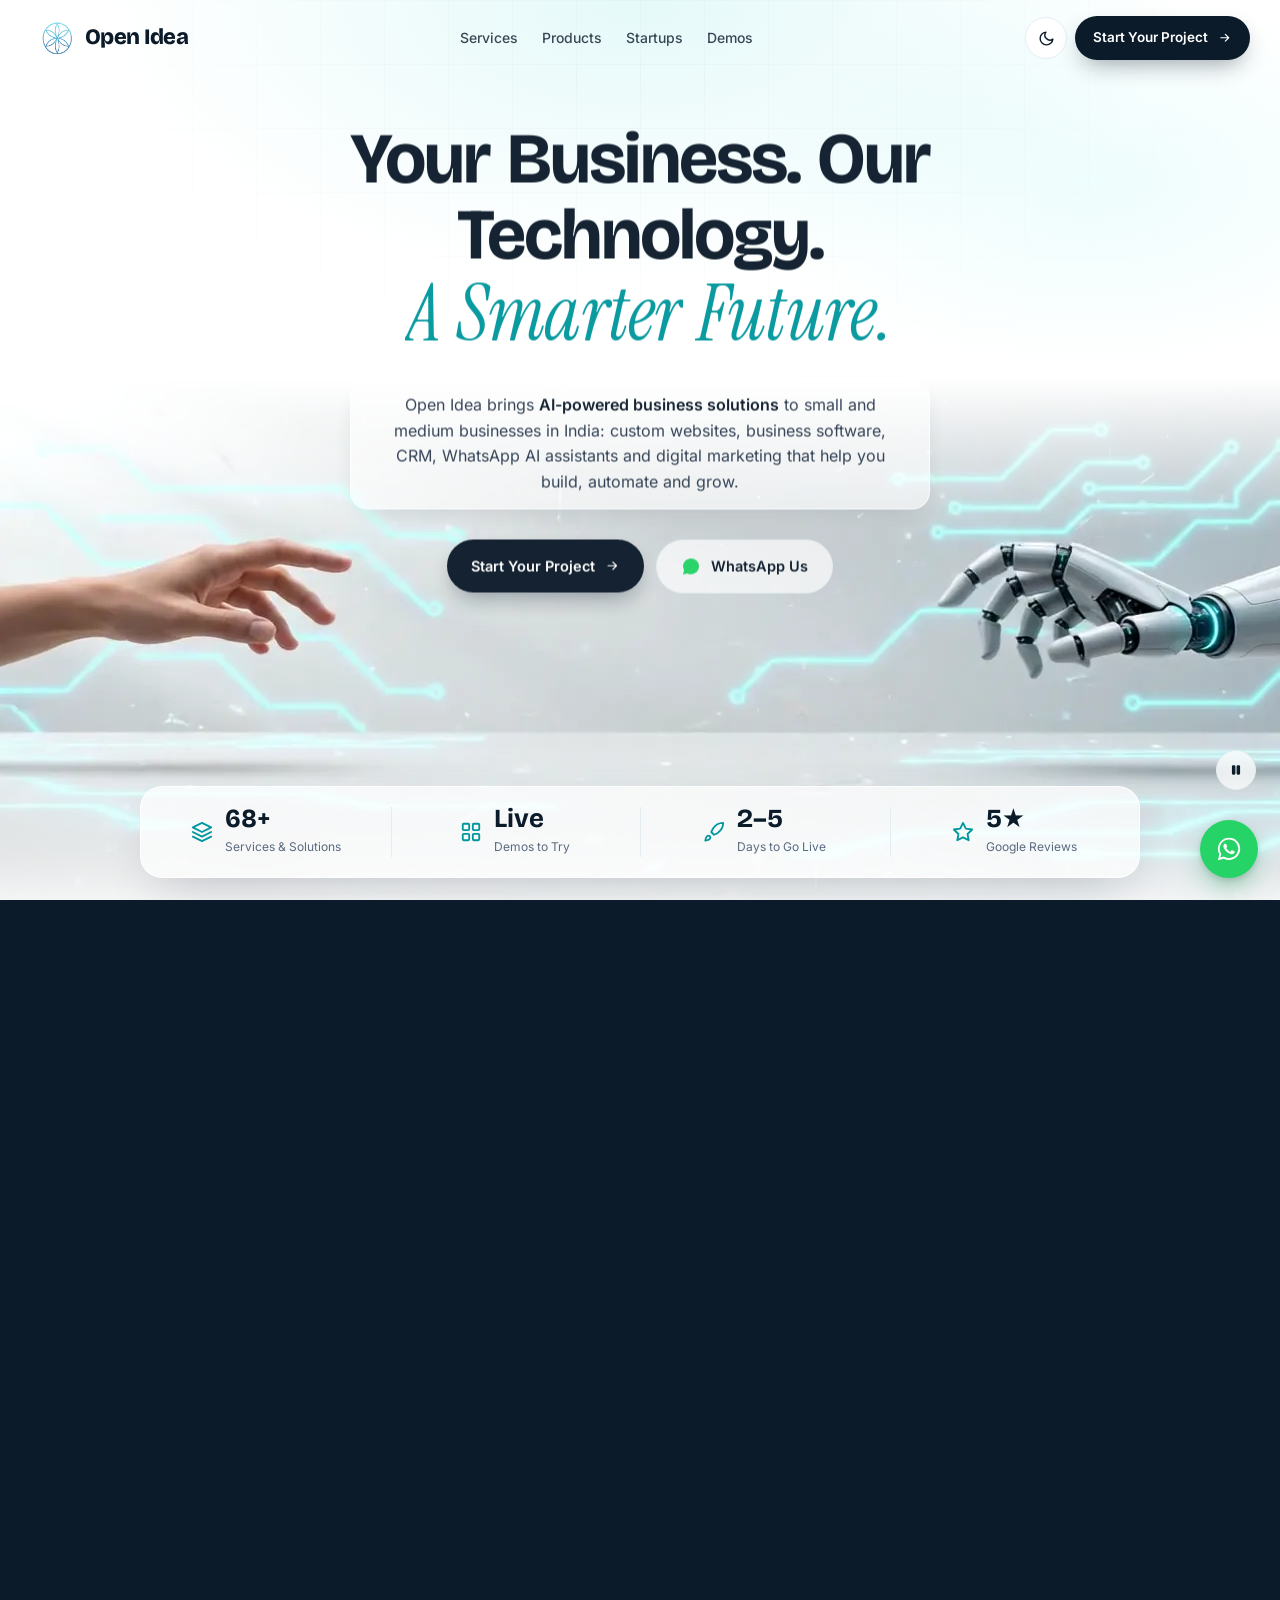
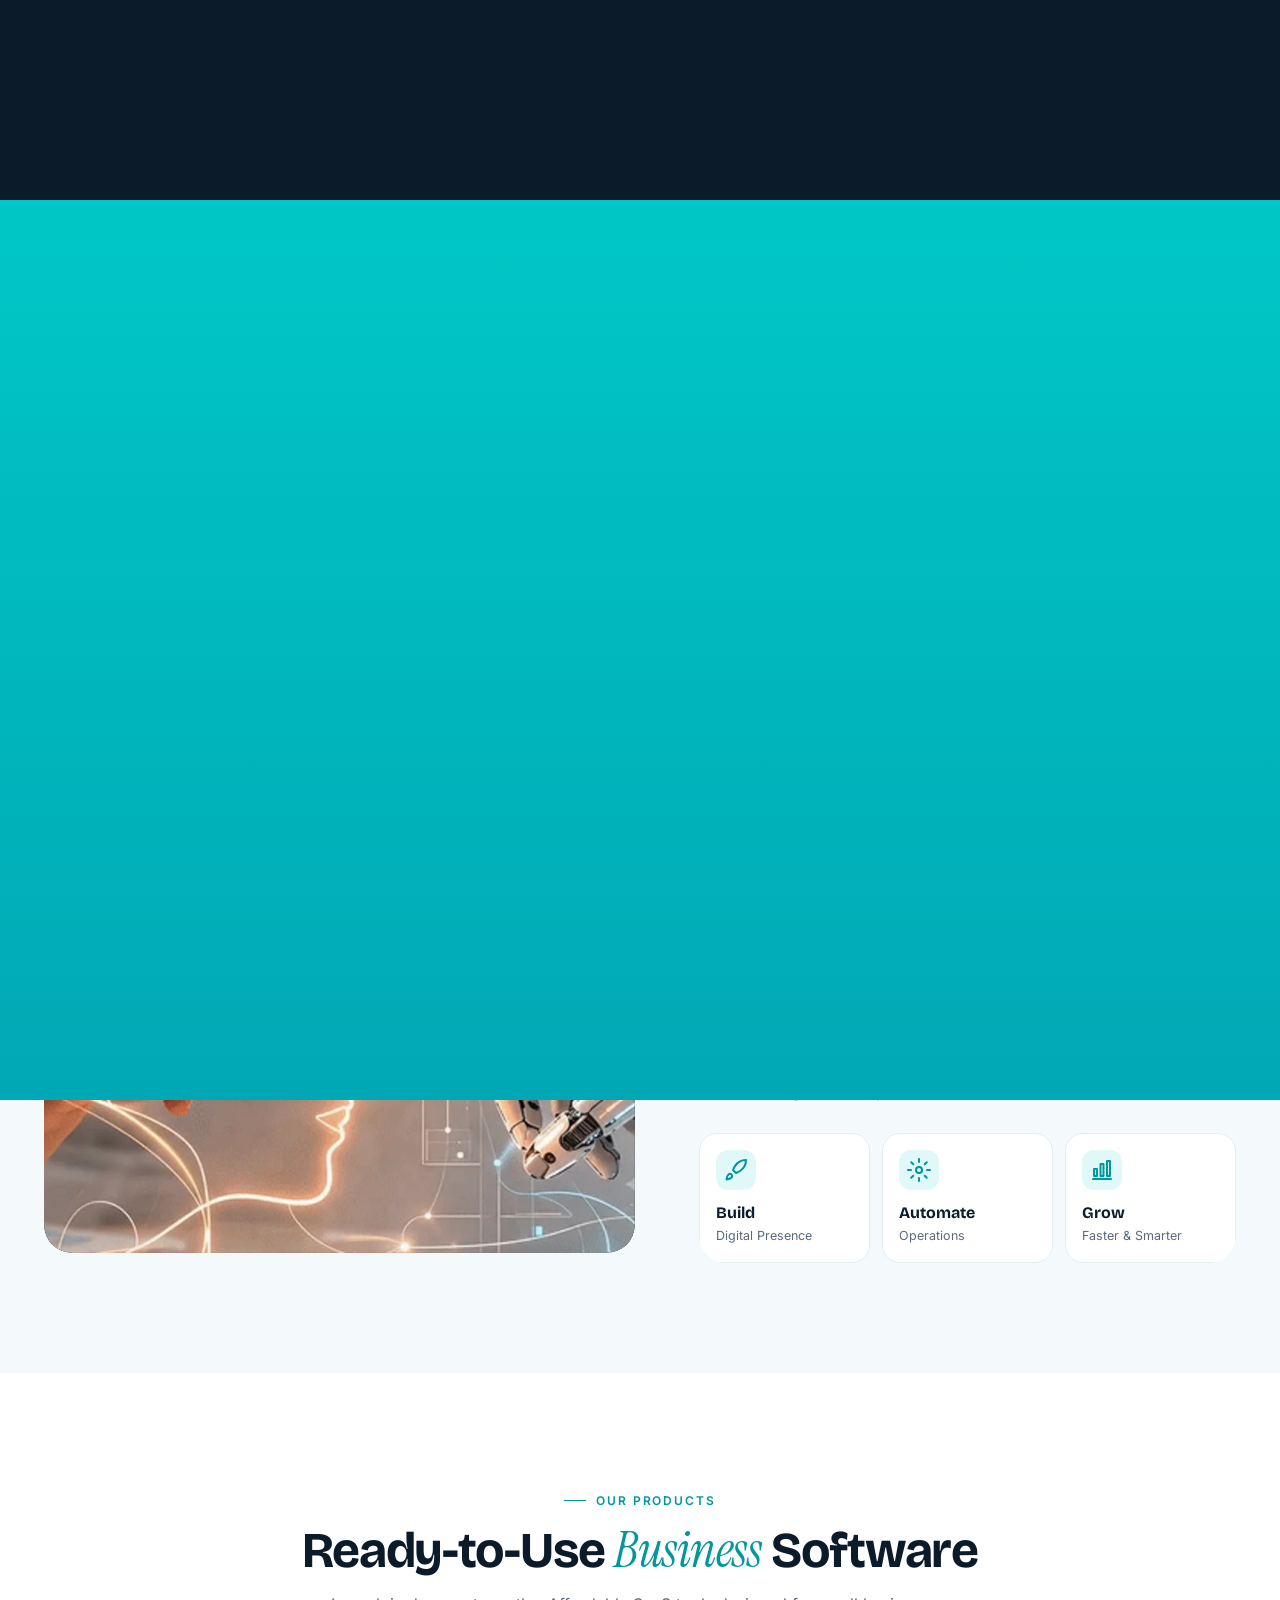
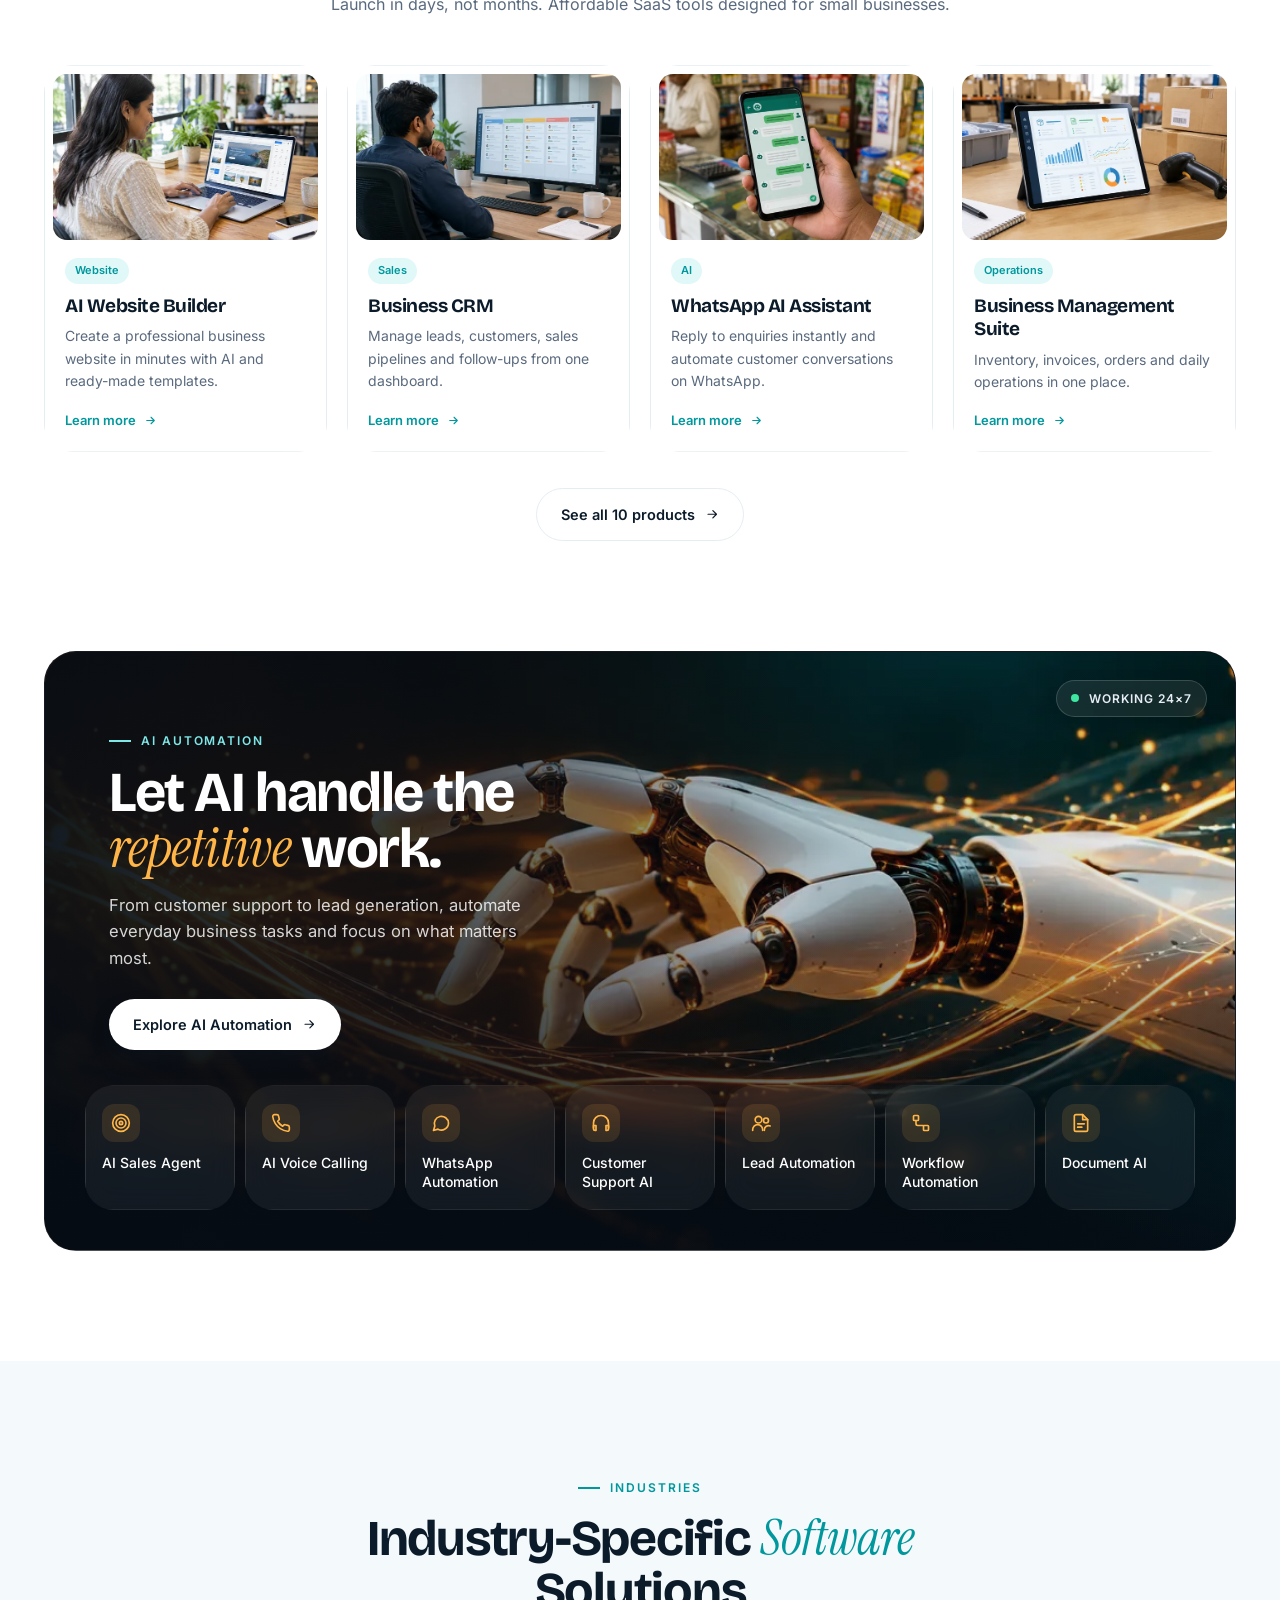
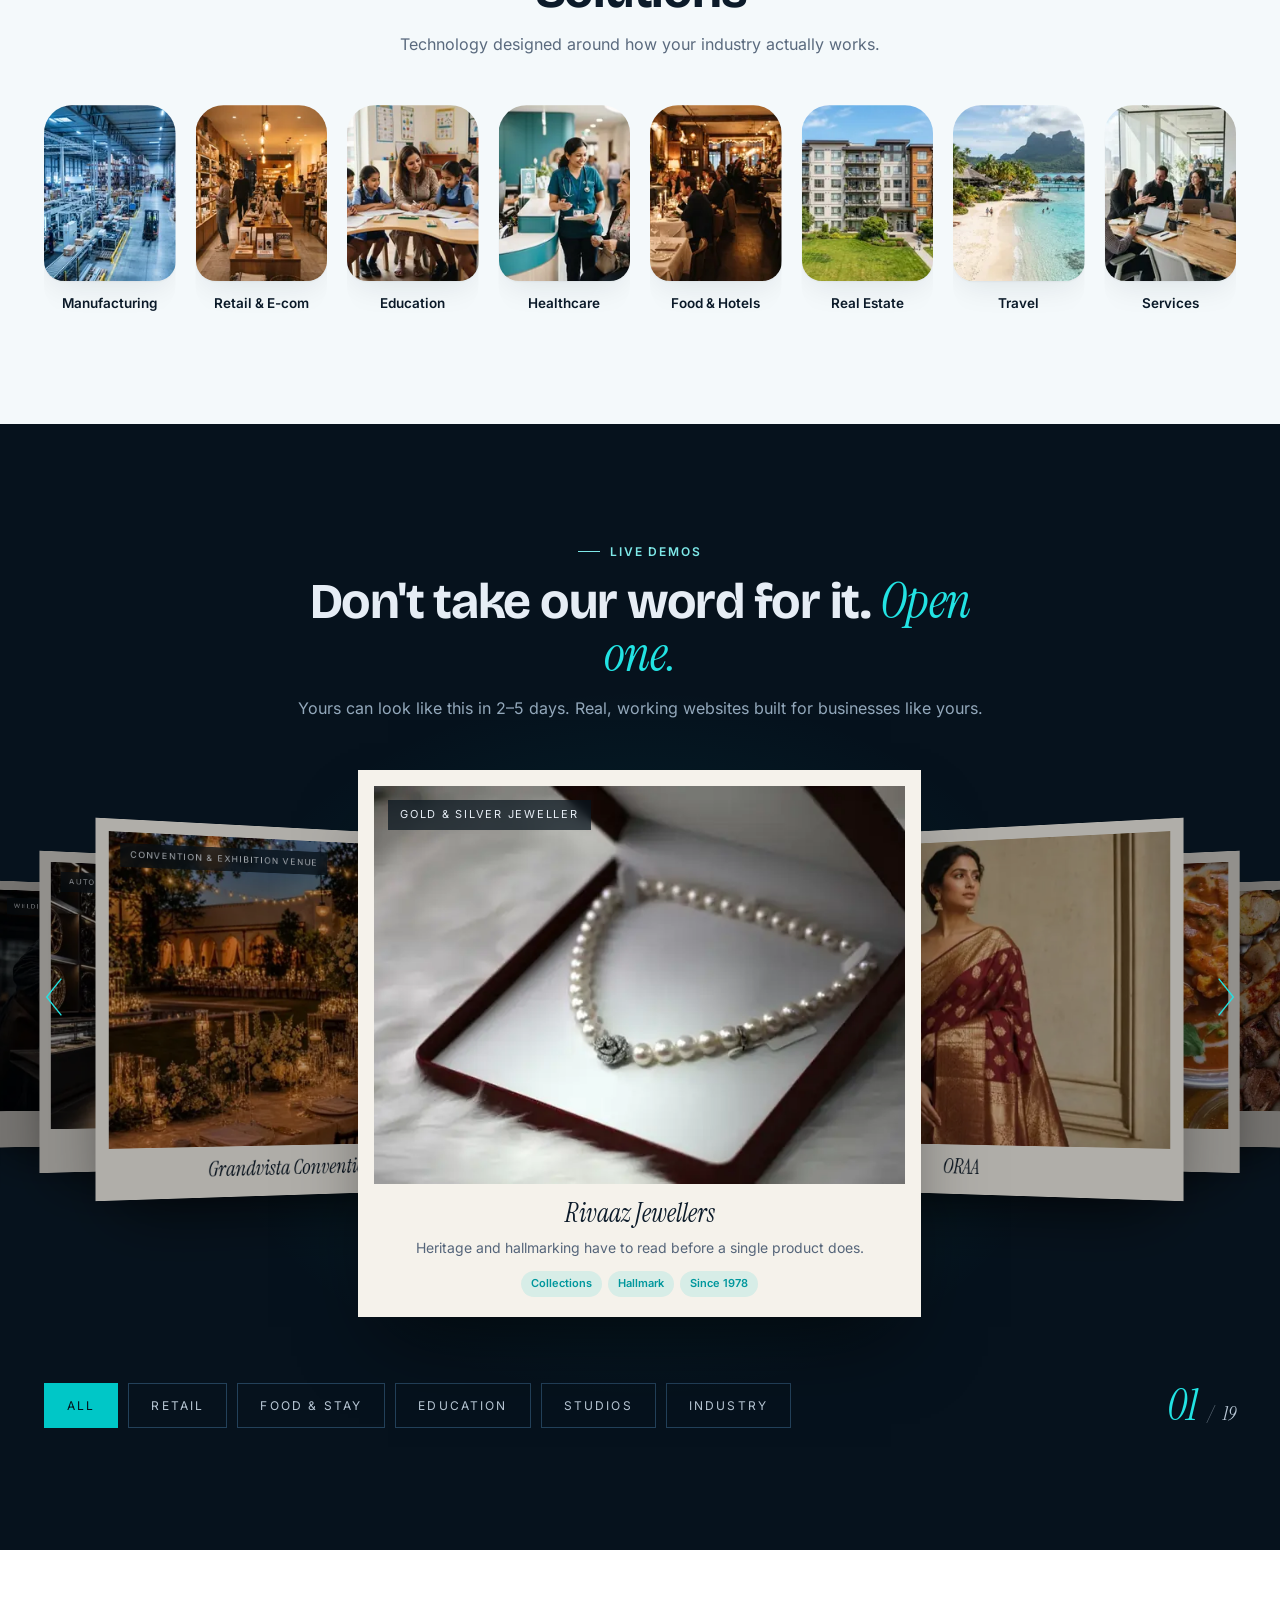
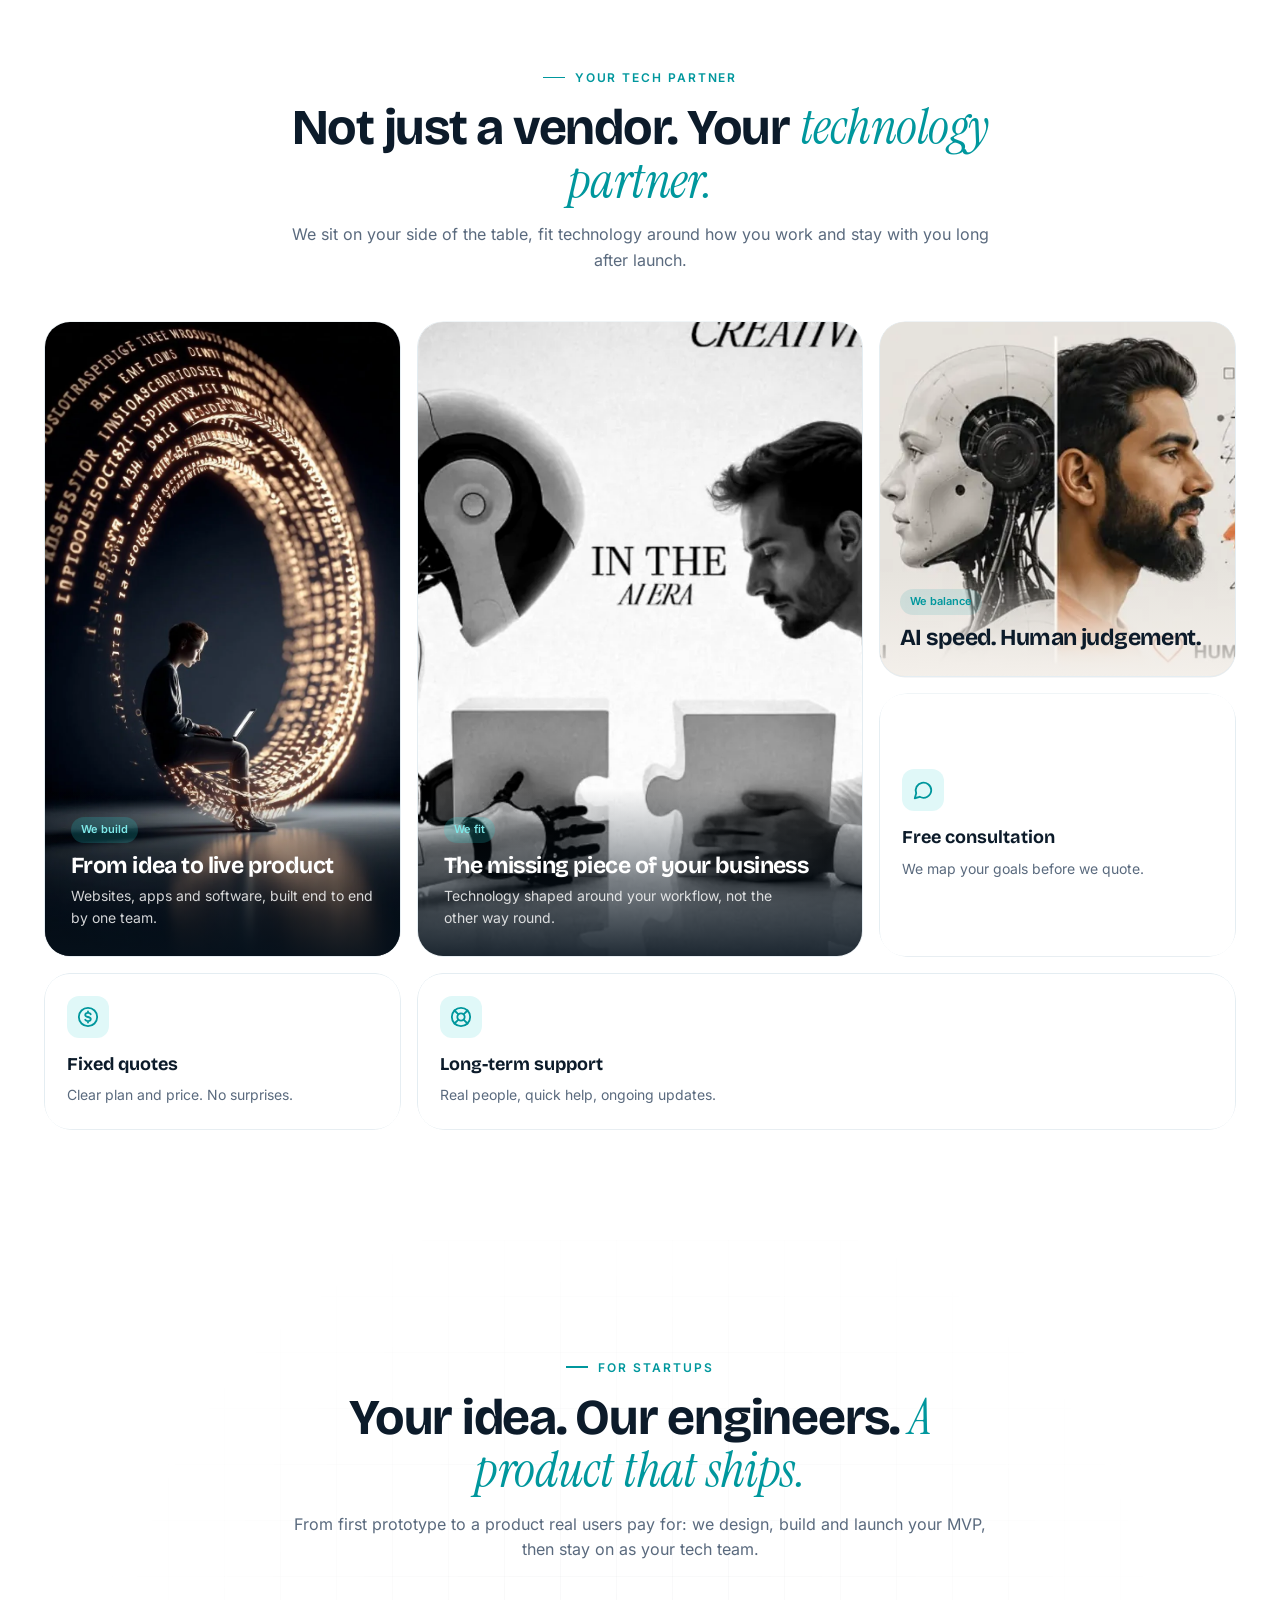
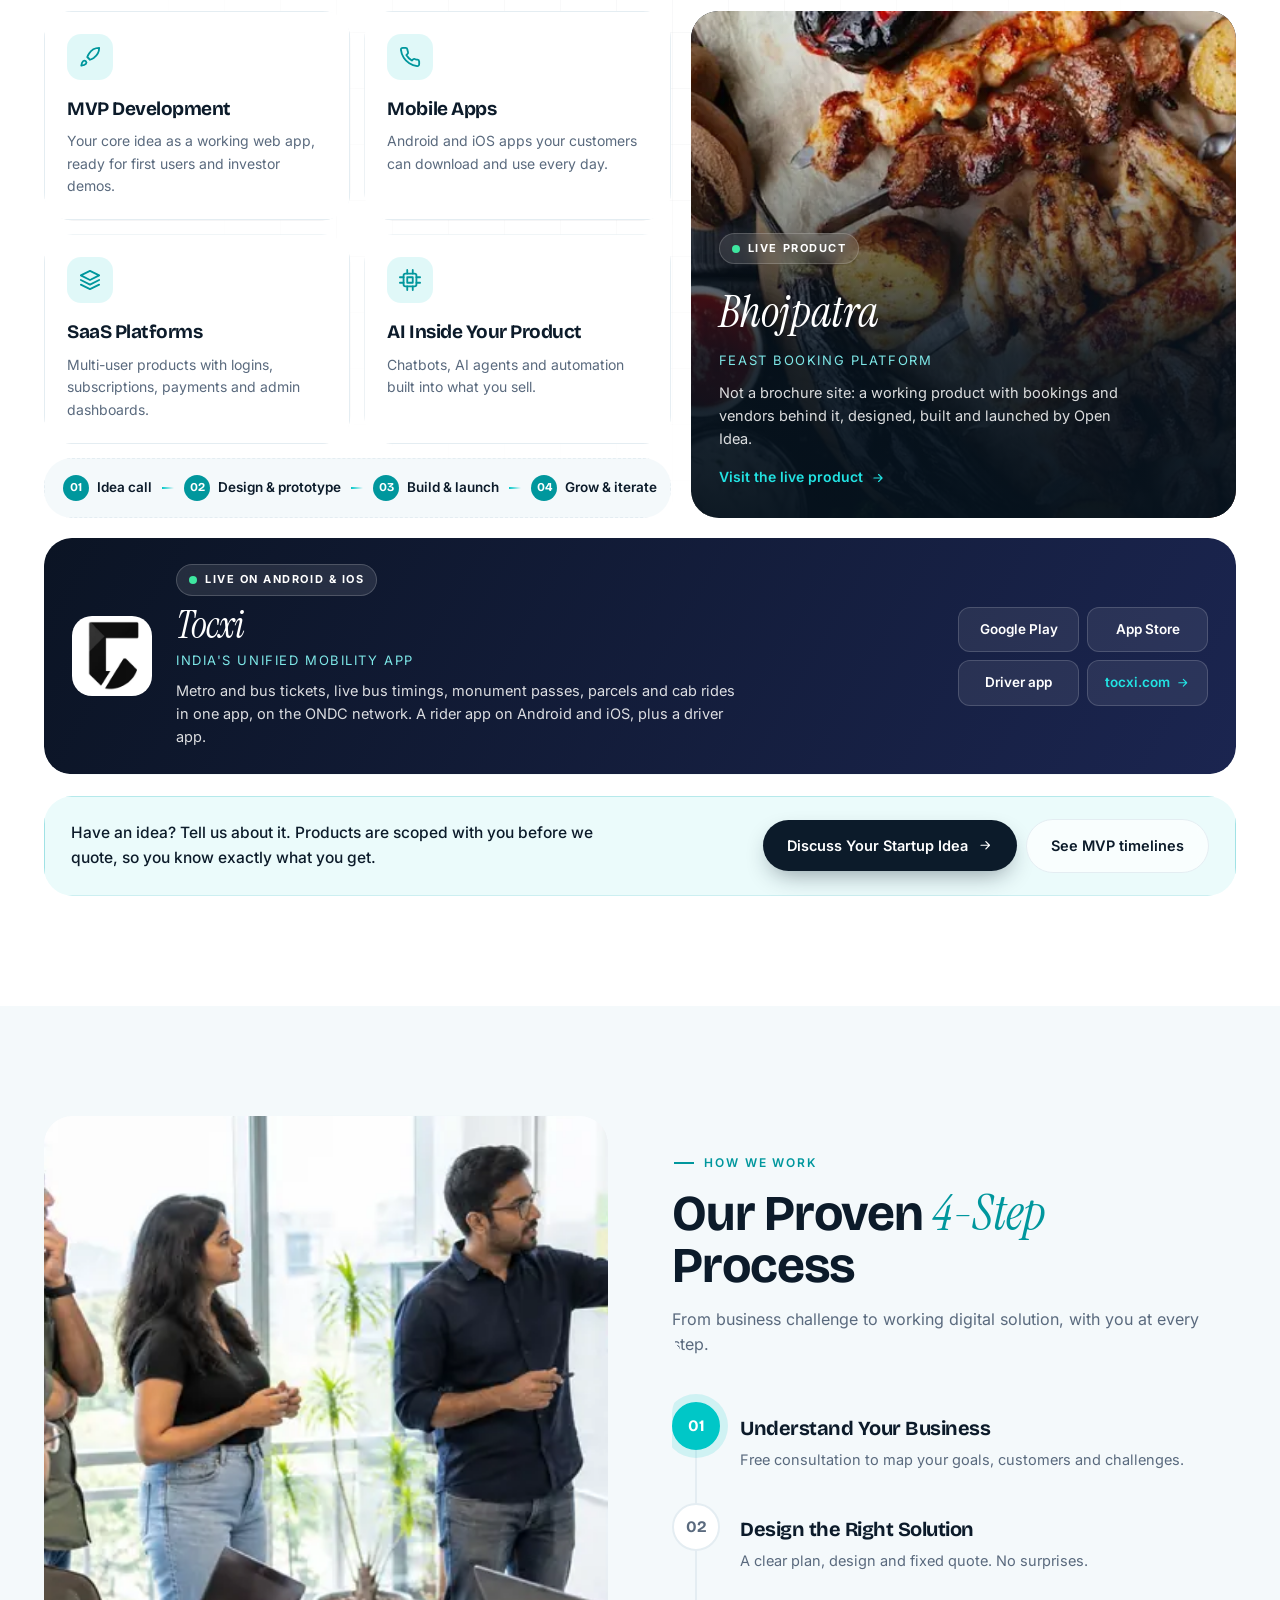
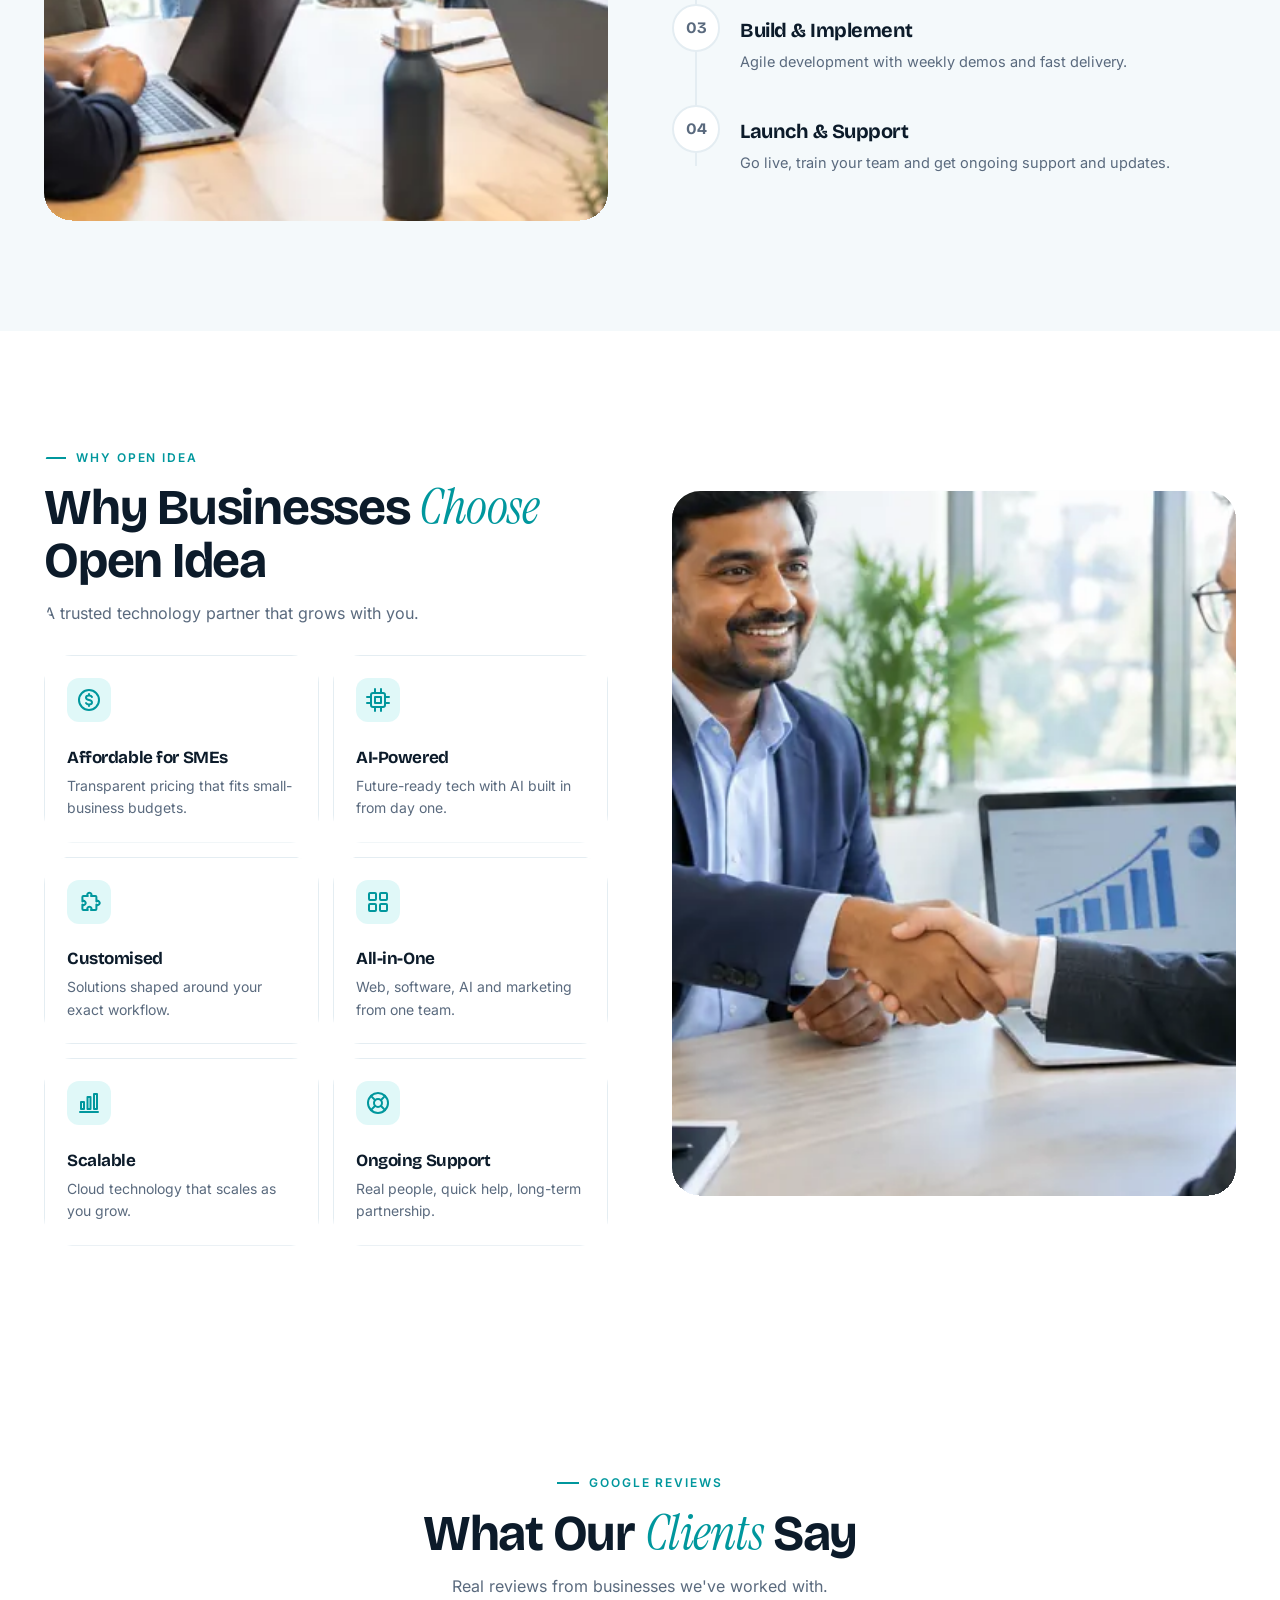
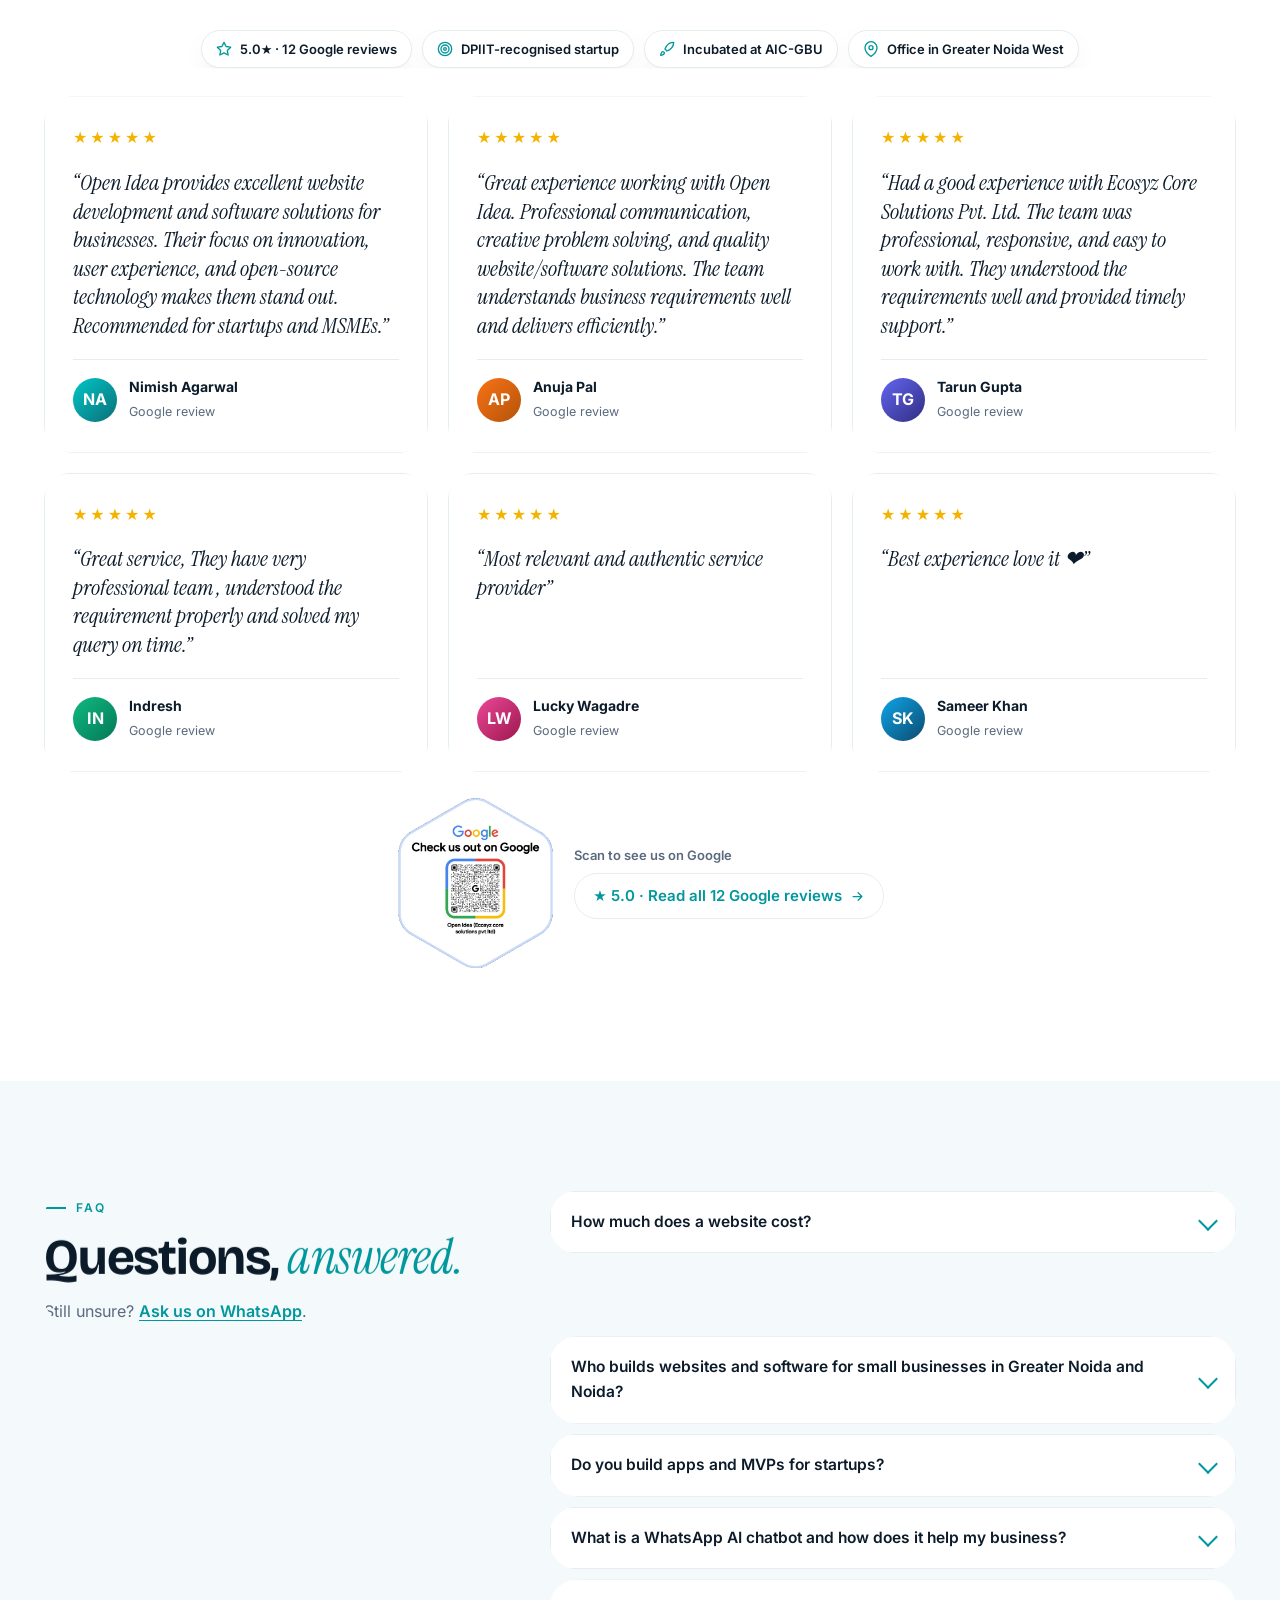
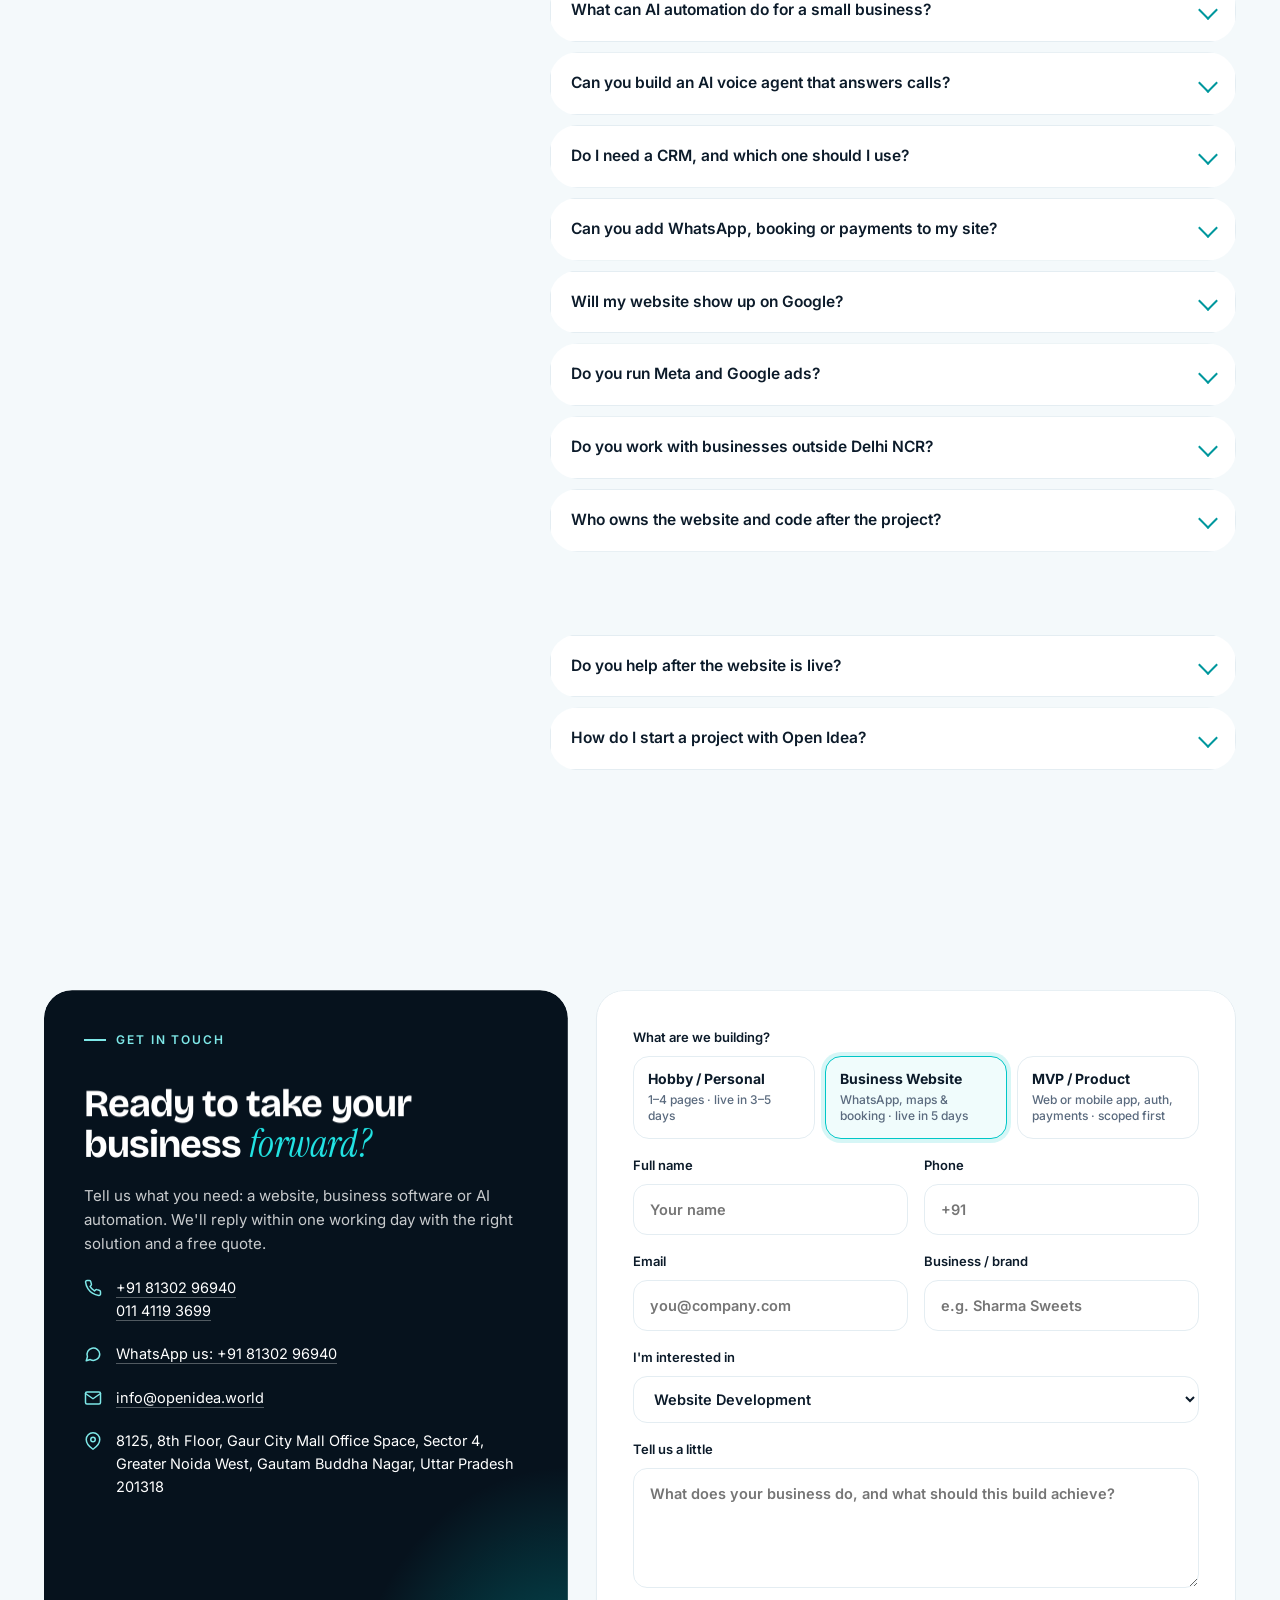
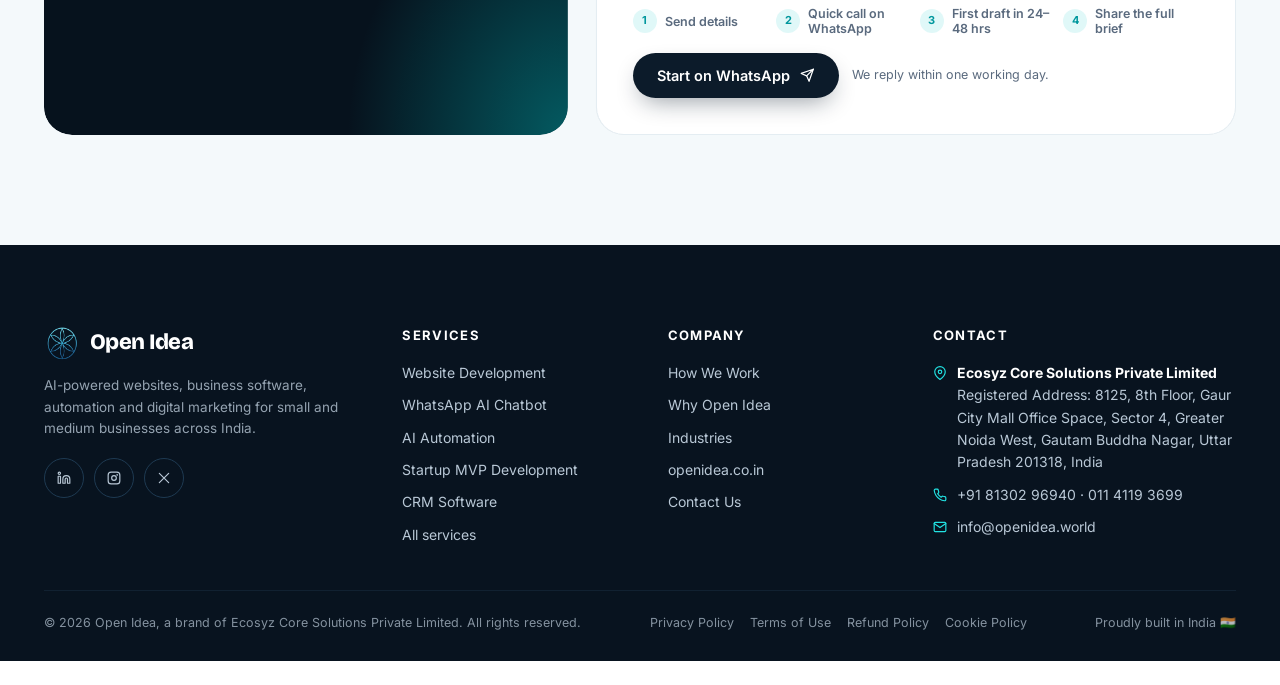
<file: index.html>
<!doctype html>
<html lang="en-IN" data-theme="light">
<head>
<meta charset="utf-8">
<meta name="viewport" content="width=device-width, initial-scale=1, viewport-fit=cover">
<title>Open Idea | Websites, CRM &amp; AI Automation for SMEs in India</title>
<meta name="description" content="Open Idea builds websites, business software, CRM, WhatsApp AI assistants and AI automation for small and medium businesses in India. Based in Greater Noida, Delhi NCR. Get a free consultation.">
<meta name="keywords" content="website development company India, AI automation for business, CRM software for small business, WhatsApp AI assistant, business management software, digital marketing agency Greater Noida, Delhi NCR web development">
<meta name="theme-color" content="#ffffff">
<meta name="robots" content="index,follow">
<meta property="og:type" content="website">
<meta property="og:site_name" content="Open Idea">
<meta property="og:title" content="Open Idea | Websites, CRM &amp; AI Automation for SMEs in India">
<meta property="og:description" content="Build, automate and grow your business with websites, business software, AI tools and digital marketing from Open Idea.">
<meta property="og:url" content="https://techpartner.openidea.co.in/">
<meta property="og:image" content="https://techpartner.openidea.co.in/img/og.jpg">
<meta property="og:image:secure_url" content="https://techpartner.openidea.co.in/img/og.jpg">
<meta property="og:image:type" content="image/jpeg">
<meta property="og:image:width" content="1200">
<meta property="og:image:height" content="630">
<meta property="og:image:alt" content="Open Idea: AI-powered websites, software and automation for growing businesses">
<meta name="twitter:image" content="https://techpartner.openidea.co.in/img/og.jpg">
<meta name="twitter:card" content="summary_large_image">
<meta name="twitter:site" content="@OpenIdeaOrg">
<link rel="icon" type="image/png" href="img/favicon.png">
<link rel="apple-touch-icon" href="img/logo.webp">
<link rel="preload" as="image" href="media/hero-1-poster.webp" fetchpriority="high">
<script>try{var t=localStorage.getItem("oi-theme-v2");if(t)document.documentElement.dataset.theme=t}catch(e){}</script>
<link rel="preload" href="fonts/bricolage-500-800.woff2" as="font" type="font/woff2" crossorigin>
<link rel="preload" href="fonts/inter-400-700.woff2" as="font" type="font/woff2" crossorigin>
<link rel="preload" href="fonts/instrument-serif-italic.woff2" as="font" type="font/woff2" crossorigin>
<script type="application/ld+json">{"@context": "https://schema.org", "@graph": [{"@type": "ProfessionalService", "@id": "https://techpartner.openidea.co.in/#org", "name": "Open Idea", "alternateName": "Open Idea Tech Partner", "legalName": "Ecosyz Core Solutions Private Limited", "url": "https://techpartner.openidea.co.in/", "description": "Open Idea is a DPIIT-recognised, AIC-GBU incubated tech partner in Greater Noida West that builds websites, startup MVPs, business software, CRM, WhatsApp AI chatbots and AI automation for small and medium businesses and startups in India.", "email": "info@openidea.world", "telephone": "+91-8130296940", "image": "https://techpartner.openidea.co.in/img/og.jpg", "logo": "https://techpartner.openidea.co.in/img/logo.webp", "address": {"@type": "PostalAddress", "streetAddress": "8125, 8th Floor, Gaur City Mall Office Space, Sector 4", "addressLocality": "Greater Noida West", "addressRegion": "Uttar Pradesh", "postalCode": "201318", "addressCountry": "IN"}, "areaServed": [{"@type": "Country", "name": "India"}, {"@type": "City", "name": "Greater Noida"}, {"@type": "City", "name": "Noida"}, {"@type": "City", "name": "Delhi"}], "contactPoint": {"@type": "ContactPoint", "telephone": "+91-8130296940", "contactType": "sales", "availableLanguage": ["English", "Hindi"]}, "knowsAbout": ["Website development", "Startup MVP development", "WhatsApp Business API chatbots", "AI agents", "Workflow automation", "CRM software", "SEO", "Meta and Google Ads"], "hasOfferCatalog": {"@type": "OfferCatalog", "name": "Services", "itemListElement": [{"@type": "Offer", "itemOffered": {"@type": "Service", "name": "Website Development", "url": "https://techpartner.openidea.co.in/website-development.html"}}, {"@type": "Offer", "itemOffered": {"@type": "Service", "name": "WhatsApp AI Chatbot", "url": "https://techpartner.openidea.co.in/whatsapp-ai-chatbot.html"}}, {"@type": "Offer", "itemOffered": {"@type": "Service", "name": "AI Automation", "url": "https://techpartner.openidea.co.in/ai-automation.html"}}, {"@type": "Offer", "itemOffered": {"@type": "Service", "name": "Startup MVP Development", "url": "https://techpartner.openidea.co.in/mvp-development.html"}}, {"@type": "Offer", "itemOffered": {"@type": "Service", "name": "CRM Software for Small Business", "url": "https://techpartner.openidea.co.in/crm-software.html"}}, {"@type": "Offer", "itemOffered": {"@type": "Service", "name": "Digital Marketing & SEO", "url": "https://techpartner.openidea.co.in/services.html#marketing"}}, {"@type": "Offer", "itemOffered": {"@type": "Service", "name": "Branding & Design", "url": "https://techpartner.openidea.co.in/services.html#branding"}}]}, "sameAs": ["https://openidea.co.in", "https://www.linkedin.com/company/openidea-techpartner/", "https://www.instagram.com/openidea.ai_platform/", "https://x.com/OpenIdeaOrg"], "priceRange": "₹₹"}, {"@type": "WebSite", "@id": "https://techpartner.openidea.co.in/#site", "url": "https://techpartner.openidea.co.in/", "name": "Open Idea Tech Partner", "publisher": {"@id": "https://techpartner.openidea.co.in/#org"}, "inLanguage": "en-IN"}]}</script>
<link rel="stylesheet" href="css/site.min.css?v=e8a85278">
<script type="application/ld+json">{"@context": "https://schema.org", "@type": "FAQPage", "mainEntity": [{"@type": "Question", "name": "How much does a website cost?", "acceptedAnswer": {"@type": "Answer", "text": "Business websites start from ₹25,000. The final price depends on the pages and features you need (booking, payments, WhatsApp, catalogue), and you get a clear quote before work starts."}}, {"@type": "Question", "name": "How fast can my website go live?", "acceptedAnswer": {"@type": "Answer", "text": "Most business websites go live in 2–5 days. After you share your details, the first draft reaches you in 24–48 hours."}}, {"@type": "Question", "name": "Who builds websites and software for small businesses in Greater Noida and Noida?", "acceptedAnswer": {"@type": "Answer", "text": "Open Idea, based at Gaur City Mall Office Space in Greater Noida West, builds websites, business software, CRM and AI automation for small and medium businesses across Noida, Greater Noida, Delhi NCR and the rest of India. We work in English and Hindi."}}, {"@type": "Question", "name": "Do you build apps and MVPs for startups?", "acceptedAnswer": {"@type": "Answer", "text": "Yes. We build web apps, mobile apps or both, with logins, dashboards, payments and admin panels. A focused AI-wrapper or SaaS MVP usually takes 1–3 weeks, and every product is scoped with you before we quote."}}, {"@type": "Question", "name": "What is a WhatsApp AI chatbot and how does it help my business?", "acceptedAnswer": {"@type": "Answer", "text": "A WhatsApp AI chatbot answers customer questions on your official WhatsApp number 24×7, captures leads, shares your catalogue and books appointments. It replies instantly in English or Hindi, and hands the chat to your team when a human is needed. Setup usually takes 3–7 days."}}, {"@type": "Question", "name": "What can AI automation do for a small business?", "acceptedAnswer": {"@type": "Answer", "text": "AI automation takes repetitive work off your team: replying to enquiries, following up leads, reading invoices and PDFs into sheets, sending reminders and moving data between tools like WhatsApp, Google Sheets and your CRM. Most workflows go live in 2–7 days."}}, {"@type": "Question", "name": "Can you build an AI voice agent that answers calls?", "acceptedAnswer": {"@type": "Answer", "text": "Yes. An AI voice agent can answer or make calls, qualify leads, confirm appointments and log every call to your CRM. It usually takes 1–2 weeks to set up and test."}}, {"@type": "Question", "name": "Do I need a CRM, and which one should I use?", "acceptedAnswer": {"@type": "Answer", "text": "If enquiries come from more than one place (WhatsApp, calls, website, ads) and follow-ups get missed, you need a CRM. We set up HubSpot or Zoho, or build a simple custom CRM, depending on your team size and budget. Setup usually takes 3–5 days."}}, {"@type": "Question", "name": "Can you add WhatsApp, booking or payments to my site?", "acceptedAnswer": {"@type": "Answer", "text": "Yes. WhatsApp chat, enquiry forms, Google Maps, online booking and Razorpay or Stripe payment gateways are things we set up regularly."}}, {"@type": "Question", "name": "Will my website show up on Google?", "acceptedAnswer": {"@type": "Answer", "text": "Yes. Every site we build is fast, mobile-first and set up for search: page titles, descriptions, schema, a sitemap and Google Search Console. For more traffic we also offer ongoing SEO and content."}}, {"@type": "Question", "name": "Do you run Meta and Google ads?", "acceptedAnswer": {"@type": "Answer", "text": "Yes. We set up Meta (Facebook and Instagram) and Google ads with proper conversion tracking in about 3 days, then manage and improve them every week."}}, {"@type": "Question", "name": "Do you work with businesses outside Delhi NCR?", "acceptedAnswer": {"@type": "Answer", "text": "Yes. We work with clients across India. Most projects run fully online over WhatsApp and video calls, and you can visit our Greater Noida West office any time."}}, {"@type": "Question", "name": "Who owns the website and code after the project?", "acceptedAnswer": {"@type": "Answer", "text": "You do. The domain, website, content and code belong to your business, and we hand over all logins when the project is done."}}, {"@type": "Question", "name": "Is Open Idea a registered company?", "acceptedAnswer": {"@type": "Answer", "text": "Yes. Open Idea is the brand of Ecosyz Core Solutions Private Limited, a DPIIT-recognised startup incubated at AIC-GBU (Gautam Buddha University)."}}, {"@type": "Question", "name": "Do you help after the website is live?", "acceptedAnswer": {"@type": "Answer", "text": "Yes. We offer ongoing support and updates, plus monthly maintenance for automations, and can add software, AI or marketing as your business grows."}}, {"@type": "Question", "name": "How do I start a project with Open Idea?", "acceptedAnswer": {"@type": "Answer", "text": "Fill the short form on this page or message us on WhatsApp at +91 81302 96940. We reply within one working day, have a quick call, and send a first draft or plan within 24–48 hours."}}]}</script>
</head>
<body>
<svg width="0" height="0" style="position:absolute" aria-hidden="true">
 <defs>
  <symbol id="arrow" viewBox="0 0 24 24"><path d="M5 12h14M13 6l6 6-6 6"/></symbol>
  <symbol id="play" viewBox="0 0 24 24"><circle cx="12" cy="12" r="10"/><path d="m10 8 6 4-6 4z" fill="currentColor"/></symbol>
  <symbol id="users" viewBox="0 0 24 24"><circle cx="9" cy="8" r="4"/><path d="M2 21v-1a6 6 0 0 1 12 0v1"/><circle cx="18" cy="9" r="3"/><path d="M16 21v-1a5 5 0 0 1 7-4.5"/></symbol>
  <symbol id="layers" viewBox="0 0 24 24"><path d="m12 2 10 5-10 5L2 7z"/><path d="m2 12 10 5 10-5M2 17l10 5 10-5"/></symbol>
  <symbol id="bars" viewBox="0 0 24 24"><path d="M3 21h18"/><rect x="4" y="11" width="3" height="7"/><rect x="10.5" y="6" width="3" height="12"/><rect x="17" y="3" width="3" height="15"/></symbol>
  <symbol id="star" viewBox="0 0 24 24"><path d="m12 2 3.1 6.3 6.9 1-5 4.9 1.2 6.8L12 17.8 5.8 21l1.2-6.8-5-4.9 6.9-1z"/></symbol>
  <symbol id="rocket" viewBox="0 0 24 24"><path d="M4.5 16.5c-1.5 1.3-2 5-2 5s3.7-.5 5-2c.7-.8.7-2.1-.1-2.9a2.2 2.2 0 0 0-2.9-.1z"/><path d="m12 15-3-3a22 22 0 0 1 2-3.9A12.9 12.9 0 0 1 22 2c0 2.7-.8 7.5-6 11a22 22 0 0 1-4 2z"/></symbol>
  <symbol id="cog" viewBox="0 0 24 24"><circle cx="12" cy="12" r="3"/><path d="M12 1v3M12 20v3M4.2 4.2l2.1 2.1M17.7 17.7l2.1 2.1M1 12h3M20 12h3M4.2 19.8l2.1-2.1M17.7 6.3l2.1-2.1"/></symbol>
  <symbol id="target" viewBox="0 0 24 24"><circle cx="12" cy="12" r="10"/><circle cx="12" cy="12" r="6"/><circle cx="12" cy="12" r="2"/></symbol>
  <symbol id="phone" viewBox="0 0 24 24"><path d="M22 16.9v3a2 2 0 0 1-2.2 2 19.8 19.8 0 0 1-8.6-3.1 19.5 19.5 0 0 1-6-6A19.8 19.8 0 0 1 2.1 4.2 2 2 0 0 1 4.1 2h3a2 2 0 0 1 2 1.7c.1 1 .4 1.9.7 2.8a2 2 0 0 1-.5 2.1L8 9.9a16 16 0 0 0 6 6l1.3-1.3a2 2 0 0 1 2.1-.4c.9.3 1.8.6 2.8.7a2 2 0 0 1 1.7 2z"/></symbol>
  <symbol id="chat" viewBox="0 0 24 24"><path d="M21 12a8.5 8.5 0 0 1-12.6 7.4L3 21l1.6-5.4A8.5 8.5 0 1 1 21 12z"/></symbol>
  <symbol id="head" viewBox="0 0 24 24"><path d="M3 18v-6a9 9 0 0 1 18 0v6"/><path d="M21 19a2 2 0 0 1-2 2h-1v-6h3zM3 19a2 2 0 0 0 2 2h1v-6H3z"/></symbol>
  <symbol id="flow" viewBox="0 0 24 24"><rect x="3" y="3" width="6" height="6" rx="1"/><rect x="15" y="15" width="6" height="6" rx="1"/><path d="M6 9v4a2 2 0 0 0 2 2h7"/></symbol>
  <symbol id="doc" viewBox="0 0 24 24"><path d="M14 2H6a2 2 0 0 0-2 2v16a2 2 0 0 0 2 2h12a2 2 0 0 0 2-2V8z"/><path d="M14 2v6h6M8 13h8M8 17h5"/></symbol>
  <symbol id="money" viewBox="0 0 24 24"><circle cx="12" cy="12" r="10"/><path d="M15 9a3 3 0 0 0-3-1.5c-1.7 0-3 .9-3 2.2 0 3 6 1.6 6 4.5 0 1.3-1.3 2.3-3 2.3a3.4 3.4 0 0 1-3-1.5M12 6v1.5M12 16.5V18"/></symbol>
  <symbol id="cpu" viewBox="0 0 24 24"><rect x="5" y="5" width="14" height="14" rx="2"/><rect x="9" y="9" width="6" height="6"/><path d="M9 1v4M15 1v4M9 19v4M15 19v4M1 9h4M1 15h4M19 9h4M19 15h4"/></symbol>
  <symbol id="puzzle" viewBox="0 0 24 24"><path d="M19.4 14.6a2 2 0 1 0 0-3.2V7a1 1 0 0 0-1-1h-4.4a2 2 0 1 0-3.2 0H6.4a1 1 0 0 0-1 1v4.4a2 2 0 1 1 0 3.2V19a1 1 0 0 0 1 1h4.4a2 2 0 1 1 3.2 0h4.4a1 1 0 0 0 1-1z"/></symbol>
  <symbol id="grid" viewBox="0 0 24 24"><rect x="3" y="3" width="7" height="7" rx="1"/><rect x="14" y="3" width="7" height="7" rx="1"/><rect x="3" y="14" width="7" height="7" rx="1"/><rect x="14" y="14" width="7" height="7" rx="1"/></symbol>
  <symbol id="support" viewBox="0 0 24 24"><circle cx="12" cy="12" r="10"/><circle cx="12" cy="12" r="4"/><path d="m4.9 4.9 4.3 4.3M14.8 14.8l4.3 4.3M14.8 9.2l4.3-4.3M4.9 19.1l4.3-4.3"/></symbol>
  <symbol id="i-home" viewBox="0 0 24 24"><path d="m3 9 9-7 9 7v11a2 2 0 0 1-2 2H5a2 2 0 0 1-2-2z"/><path d="M9 22V12h6v10"/></symbol>
  <symbol id="box" viewBox="0 0 24 24"><path d="M21 8 12 3 3 8v8l9 5 9-5z"/><path d="m3 8 9 5 9-5M12 13v8"/></symbol>
  <symbol id="mail" viewBox="0 0 24 24"><rect x="2" y="4" width="20" height="16" rx="2"/><path d="m22 6-10 7L2 6"/></symbol>
  <symbol id="pin" viewBox="0 0 24 24"><path d="M21 10c0 7-9 13-9 13s-9-6-9-13a9 9 0 0 1 18 0z"/><circle cx="12" cy="10" r="3"/></symbol>
  <symbol id="send" viewBox="0 0 24 24"><path d="m22 2-7 20-4-9-9-4z"/><path d="M22 2 11 13"/></symbol>
  <symbol id="sun" viewBox="0 0 24 24"><circle cx="12" cy="12" r="4"/><path d="M12 2v2M12 20v2M4.9 4.9l1.4 1.4M17.7 17.7l1.4 1.4M2 12h2M20 12h2M4.9 19.1l1.4-1.4M17.7 6.3l1.4-1.4"/></symbol>
  <symbol id="moon" viewBox="0 0 24 24"><path d="M21 12.8A9 9 0 1 1 11.2 3a7 7 0 0 0 9.8 9.8z"/></symbol>
  <symbol id="in" viewBox="0 0 24 24"><path d="M16 8a6 6 0 0 1 6 6v7h-4v-7a2 2 0 0 0-4 0v7h-4v-7a6 6 0 0 1 6-6zM2 9h4v12H2z"/><circle cx="4" cy="4" r="2"/></symbol>
  <symbol id="ig" viewBox="0 0 24 24"><rect x="2" y="2" width="20" height="20" rx="5"/><circle cx="12" cy="12" r="4"/><circle cx="17.5" cy="6.5" r=".5" fill="currentColor"/></symbol>
  <symbol id="x" viewBox="0 0 24 24"><path d="M4 4l16 16M20 4 4 20"/></symbol>
  <symbol id="pause" viewBox="0 0 24 24"><rect x="6" y="5" width="4" height="14" rx="1" fill="currentColor"/><rect x="14" y="5" width="4" height="14" rx="1" fill="currentColor"/></symbol>
  <symbol id="web" viewBox="0 0 24 24"><rect x="2" y="4" width="20" height="16" rx="2"/><path d="M2 9h20M6 6.5h.01M9 6.5h.01"/></symbol>
  <symbol id="cal" viewBox="0 0 24 24"><rect x="3" y="4" width="18" height="18" rx="2"/><path d="M16 2v4M8 2v4M3 10h18M8 14h3"/></symbol>
  <symbol id="mega" viewBox="0 0 24 24"><path d="m3 11 15-6v14L3 13z"/><path d="M11.6 16.8a3 3 0 1 1-5.8-1.6"/></symbol>
  <symbol id="truck" viewBox="0 0 24 24"><path d="M1 3h15v13H1zM16 8h4l3 3v5h-7z"/><circle cx="5.5" cy="18.5" r="2.5"/><circle cx="18.5" cy="18.5" r="2.5"/></symbol>
  <symbol id="pen" viewBox="0 0 24 24"><path d="M12 20h9"/><path d="M16.5 3.5a2.1 2.1 0 0 1 3 3L7 19l-4 1 1-4z"/></symbol>
  <symbol id="cloud" viewBox="0 0 24 24"><path d="M18 10h-1.3A8 8 0 1 0 9 20h9a5 5 0 0 0 0-10z"/></symbol>
  <symbol id="inv" viewBox="0 0 24 24"><path d="M4 2v20l3-2 3 2 3-2 3 2 3-2 1 .7V2l-1 .7-3-2-3 2-3-2-3 2-3-2z"/><path d="M8 8h8M8 12h8M8 16h5"/></symbol>
 </defs>
</svg>


<div class="progress" id="progress" aria-hidden="true"></div>
<div class="pt" aria-hidden="true"><img src="img/logo.webp" alt=""></div>

<header id="top">
 <div class="wrap nav">
  <a href="#home" class="logo" aria-label="Open Idea home"><img src="img/logo.webp" alt="Open Idea logo" width="36" height="36">Open Idea</a>
  <nav class="menu" aria-label="Main">
   <a href="services.html">Services</a><a href="products.html">Products</a><a href="#startups">Startups</a><a href="#demos">Demos</a>
  </nav>
  <div class="nav-r">
   <button class="tbtn" id="theme" aria-label="Switch light or dark theme"><svg class="i"><use href="#moon"/></svg></button>
   <a href="#contact" class="btn btn-p">Start Your Project <svg class="i"><use href="#arrow"/></svg></a>
  </div>
 </div>
</header>

<main>
<section class="hero" id="home" aria-label="Open Idea AI-powered business solutions">
 <div class="hero-glow" aria-hidden="true"></div>
 <div class="hero-grid" aria-hidden="true"></div>
 <!-- Hero media playlist: add more videos / gifs in HERO_MEDIA (script at bottom) -->
 <div class="hero-media" id="heroMedia" aria-hidden="true">
  <video class="hv hv-light" muted playsinline preload="auto" poster="media/hero-1-poster.webp" data-src="media/hero-1.mp4" data-src-m="media/hero-1-m.mp4" data-reveal="3.3" data-stop="5.2"></video>
  <video class="hv hv-dark" muted playsinline preload="none" data-poster="media/hero-dark-poster.webp" data-src="media/hero-dark.mp4" data-src-m="media/hero-dark-m.mp4" data-reveal="4.3"></video>
 </div>
 <button class="media-ctl" id="mediaCtl" type="button"></button>

 <div class="hero-main">
  <div class="wrap" style="width:100%;display:flex;justify-content:center">
   <div class="hero-copy" id="heroCopy">
    <h1 id="heroTitle">Your Business. Our Technology.<br class="br"> <em>A Smarter Future.</em></h1>
    <p class="lead fx" style="--d:2.25s"><span class="lead-full">Open Idea brings <strong>AI-powered business solutions</strong> to small and medium businesses in India: custom websites, business software, CRM, WhatsApp AI assistants and digital marketing that help you build, automate and grow.</span><span class="lead-short"><strong>AI-powered</strong> websites, software &amp; automation for growing businesses in India.</span></p>
    <div class="ctas fx" style="--d:2.45s">
     <a href="#contact" class="btn btn-p">Start Your Project <svg class="i"><use href="#arrow"/></svg></a>
     <a href="https://wa.me/918130296940?text=Hi%20Open%20Idea!%20I%27d%20like%20to%20know%20more%20about%20your%20services." class="btn btn-o btn-wa" target="_blank" rel="noopener" data-lead="whatsapp"><svg class="i" viewBox="0 0 32 32" aria-hidden="true" style="fill:currentColor;stroke:none"><path d="M16.04 3C9 3 3.3 8.7 3.3 15.73c0 2.25.6 4.45 1.72 6.38L3.2 28.8l6.86-1.8a12.7 12.7 0 0 0 5.98 1.52c7.03 0 12.74-5.7 12.74-12.74 0-3.4-1.33-6.6-3.73-9A12.66 12.66 0 0 0 16.04 3Zm5.8 15.42c-.32-.16-1.88-.93-2.17-1.03-.29-.11-.5-.16-.71.16-.21.32-.82 1.03-1 1.24-.18.21-.37.24-.69.08-.32-.16-1.34-.5-2.55-1.58a9.57 9.57 0 0 1-1.77-2.2c-.18-.32-.02-.49.14-.65.14-.14.32-.37.48-.56.16-.18.21-.32.32-.53.1-.21.05-.4-.03-.56-.08-.16-.71-1.71-.98-2.35-.26-.62-.52-.53-.71-.54h-.61c-.21 0-.56.08-.85.4-.29.32-1.11 1.09-1.11 2.65s1.14 3.08 1.3 3.29c.16.21 2.24 3.42 5.43 4.8 2.66 1.15 3.2.92 3.81.86.61-.06 1.88-.77 2.14-1.51.27-.74.27-1.38.19-1.51-.08-.13-.29-.21-.61-.37Z"/></svg> WhatsApp Us</a>
    </div>
   </div>
  </div>
 </div>
 <div class="stats fx" style="--d:2.7s">
  <div class="stats-in">
   <div class="stat"><svg class="i"><use href="#layers"/></svg><div><b data-count="75">75+</b><span>Services &amp; Solutions</span></div></div>
   <div class="stat"><svg class="i"><use href="#grid"/></svg><div><b>Live</b><span>Demos to Try</span></div></div>
   <div class="stat"><svg class="i"><use href="#rocket"/></svg><div><b>2–5</b><span>Days to Go Live</span></div></div>
   <div class="stat"><svg class="i"><use href="#star"/></svg><div><b>5★</b><span>Google Reviews</span></div></div>
  </div>
 </div>
</section>

<div class="marquee" aria-hidden="true"><div class="track" id="mq">
 <span>Websites</span><span>Business CRM</span><span>WhatsApp AI</span><span>Voice Agents</span><span>Digital Marketing</span><span>Workflow Automation</span><span>Branding</span>
</div></div>

<section id="services">
 <div class="wrap">
  <div class="sec-head rv"><span class="eyebrow">What We Do</span><h2>Website, Software &amp; AI Services for <em>Growing</em> Businesses</h2><p>Everything your business needs to get online, run smarter and win more customers, under one roof.</p></div>
  <div class="rail r6">
   <a class="card rv" href="website-development.html"><span class="num">01</span><div class="thumb"><img src="img/s1.webp" alt="Website development on a laptop" loading="lazy" width="640" height="400"></div><div class="body"><h3>Website &amp; Digital Solutions</h3><p>Fast, mobile-friendly websites, web apps and e-commerce stores that rank on Google.</p><span class="go"><svg class="i"><use href="#arrow"/></svg></span></div></a>
   <a class="card rv" href="crm-software.html"><span class="num">02</span><div class="thumb"><img src="img/s2.webp" alt="Business software dashboard" loading="lazy" width="640" height="400"></div><div class="body"><h3>Business Software &amp; CRM</h3><p>Ready-to-use CRM, billing, inventory and HR tools built for Indian SMEs.</p><span class="go"><svg class="i"><use href="#arrow"/></svg></span></div></a>
   <a class="card rv" href="ai-automation.html"><span class="num">03</span><div class="thumb"><img src="img/s3.webp" alt="AI chatbot assistant robot" loading="lazy" width="640" height="400"></div><div class="body"><h3>AI &amp; Intelligent Automation</h3><p>AI chatbots, voice agents and workflow automation that work 24×7.</p><span class="go"><svg class="i"><use href="#arrow"/></svg></span></div></a>
   <a class="card rv" href="services.html#marketing"><span class="num">04</span><div class="thumb"><img src="img/s4.webp" alt="Digital marketing analytics" loading="lazy" width="640" height="400"></div><div class="body"><h3>Digital Marketing &amp; SEO</h3><p>SEO, Google Ads and social media marketing that bring real leads.</p><span class="go"><svg class="i"><use href="#arrow"/></svg></span></div></a>
   <a class="card rv" href="services.html#integration"><span class="num">05</span><div class="thumb"><img src="img/s5.webp" alt="Cloud integration" loading="lazy" width="640" height="400"></div><div class="body"><h3>Integrations &amp; Cloud</h3><p>Connect payment gateways, APIs, ERPs and cloud platforms seamlessly.</p><span class="go"><svg class="i"><use href="#arrow"/></svg></span></div></a>
   <a class="card rv" href="services.html#branding"><span class="num">06</span><div class="thumb"><img src="img/s6.webp" alt="Branding and logo design" loading="lazy" width="640" height="400"></div><div class="body"><h3>Branding &amp; Creative Design</h3><p>Logo, brand identity and creatives that make you memorable.</p><span class="go"><svg class="i"><use href="#arrow"/></svg></span></div></a>
  </div>
  <div class="more rv"><a href="services.html" class="btn btn-o">View all 75+ services <svg class="i"><use href="#arrow"/></svg></a></div>
 </div>
</section>

<section class="alt" aria-labelledby="duo-h">
 <div class="wrap duo">
  <div class="duo-media rv" data-rv="wipe"><video data-auto muted loop playsinline preload="none" data-poster="media/hero-2-poster.webp" src="media/hero-2.mp4" aria-label="A hand sketches a glowing face while a robotic hand reaches in to connect"></video></div>
  <div class="rv" data-rv="right">
   <span class="eyebrow">The Right Balance</span>
   <h2 id="duo-h">Human Creativity <span class="ser">×</span> AI Intelligence</h2>
   <p>We combine human insight with the power of artificial intelligence to solve real business problems, automate repetitive work and deliver measurable growth for your business.</p>
   <div class="pills">
    <div class="pill"><svg class="i"><use href="#rocket"/></svg><div><b>Build</b><span>Digital Presence</span></div></div>
    <div class="pill"><svg class="i"><use href="#cog"/></svg><div><b>Automate</b><span>Operations</span></div></div>
    <div class="pill"><svg class="i"><use href="#bars"/></svg><div><b>Grow</b><span>Faster &amp; Smarter</span></div></div>
   </div>
  </div>
 </div>
</section>

<section id="products">
 <div class="wrap">
  <div class="sec-head rv"><span class="eyebrow">Our Products</span><h2>Ready-to-Use <em>Business</em> Software</h2><p>Launch in days, not months. Affordable SaaS tools designed for small businesses.</p></div>
  <div class="rail r4">
   <a class="card rv" data-rv="scale" href="products.html"><div class="thumb"><img src="img/p1.webp" alt="Business owner building a website with AI website builder" loading="lazy" width="640" height="427"></div><div class="body"><span class="tag">Website</span><h3>AI Website Builder</h3><p>Create a professional business website in minutes with AI and ready-made templates.</p><span class="go"><svg class="i"><use href="#arrow"/></svg></span></div></a>
   <a class="card rv" data-rv="scale" href="products.html"><div class="thumb"><img src="img/p2.webp" alt="Sales team using a CRM sales pipeline" loading="lazy" width="640" height="427"></div><div class="body"><span class="tag">Sales</span><h3>Business CRM</h3><p>Manage leads, customers, sales pipelines and follow-ups from one dashboard.</p><span class="go"><svg class="i"><use href="#arrow"/></svg></span></div></a>
   <a class="card rv" data-rv="scale" href="products.html"><div class="thumb"><img src="img/p3.webp" alt="WhatsApp AI assistant replying to customers" loading="lazy" width="640" height="427"></div><div class="body"><span class="tag">AI</span><h3>WhatsApp AI Assistant</h3><p>Reply to enquiries instantly and automate customer conversations on WhatsApp.</p><span class="go"><svg class="i"><use href="#arrow"/></svg></span></div></a>
   <a class="card rv" data-rv="scale" href="products.html"><div class="thumb"><img src="img/p4.webp" alt="Inventory and invoice management dashboard on a tablet" loading="lazy" width="640" height="427"></div><div class="body"><span class="tag">Operations</span><h3>Business Management Suite</h3><p>Inventory, invoices, orders and daily operations in one place.</p><span class="go"><svg class="i"><use href="#arrow"/></svg></span></div></a>
  </div>
  <div class="more rv"><a href="products.html" class="btn btn-o">See all 10 products <svg class="i"><use href="#arrow"/></svg></a></div>
 </div>
</section>

<section id="automation" style="padding-top:0">
 <div class="wrap">
  <div class="auto-box rv" data-rv="scale">
   <div class="auto-bg" aria-hidden="true"><img src="img/auto.webp" alt="" loading="lazy"></div>
   <span class="auto-live"><i></i>Working 24×7</span>
   <div class="auto-txt">
    <span class="eyebrow">AI Automation</span>
    <h2>Let AI handle the <em>repetitive</em> work.</h2>
    <p>From customer support to lead generation, automate everyday business tasks and focus on what matters most.</p>
    <a href="ai-automation.html" class="btn btn-p">Explore AI Automation <svg class="i"><use href="#arrow"/></svg></a>
   </div>
   <ul class="auto-list">
    <li class="rv" data-rv="right"><svg class="i"><use href="#target"/></svg>AI Sales Agent</li>
    <li class="rv" data-rv="right"><svg class="i"><use href="#phone"/></svg>AI Voice Calling</li>
    <li class="rv" data-rv="right"><svg class="i"><use href="#chat"/></svg>WhatsApp Automation</li>
    <li class="rv" data-rv="right"><svg class="i"><use href="#head"/></svg>Customer Support AI</li>
    <li class="rv" data-rv="right"><svg class="i"><use href="#users"/></svg>Lead Automation</li>
    <li class="rv" data-rv="right"><svg class="i"><use href="#flow"/></svg>Workflow Automation</li>
    <li class="rv" data-rv="right"><svg class="i"><use href="#doc"/></svg>Document AI</li>
   </ul>
  </div>
 </div>
</section>

<section id="industries" class="alt">
 <div class="wrap">
  <div class="sec-head rv"><span class="eyebrow">Industries</span><h2>Industry-Specific <em>Software</em> Solutions</h2><p>Technology designed around how your industry actually works.</p></div>
  <div class="rail r8">
   <a class="ind rv" href="#contact"><div class="ph"><img src="img/i1.webp" alt="Manufacturing and distribution" loading="lazy"></div>Manufacturing</a>
   <a class="ind rv" href="#contact"><div class="ph"><img src="img/i2.webp" alt="Retail and e-commerce" loading="lazy"></div>Retail &amp; E-com</a>
   <a class="ind rv" href="#contact"><div class="ph"><img src="img/i3.webp" alt="Education and coaching" loading="lazy"></div>Education</a>
   <a class="ind rv" href="#contact"><div class="ph"><img src="img/i4.webp" alt="Healthcare and clinics" loading="lazy"></div>Healthcare</a>
   <a class="ind rv" href="#contact"><div class="ph"><img src="img/i5.webp" alt="Food and hospitality" loading="lazy"></div>Food &amp; Hotels</a>
   <a class="ind rv" href="#contact"><div class="ph"><img src="img/i6.webp" alt="Real estate" loading="lazy"></div>Real Estate</a>
   <a class="ind rv" href="#contact"><div class="ph"><img src="img/i7.webp" alt="Travel and tourism" loading="lazy"></div>Travel</a>
   <a class="ind rv" href="#contact"><div class="ph"><img src="img/i8.webp" alt="Professional services" loading="lazy"></div>Services</a>
  </div>
 </div>
</section>

<section id="demos" class="demos" aria-labelledby="demos-h">
 <div class="wrap">
  <div class="sec-head rv"><span class="eyebrow">Live Demos</span><h2 id="demos-h">Don't take our word for it. <em>Open one.</em></h2><p>Yours can look like this in 2–5 days. Real, working websites built for businesses like yours.</p></div>
 </div>
 <div class="cf" id="cf" role="region" aria-roledescription="carousel" aria-label="Live demo websites" tabindex="0">
  <button class="cf-arrow prev" type="button" aria-label="Previous demo"><svg viewBox="0 0 24 48" aria-hidden="true"><path d="M20 4 4 24l16 20"/></svg></button>
  <div class="cf-stage" id="cfStage"></div>
  <button class="cf-arrow next" type="button" aria-label="Next demo"><svg viewBox="0 0 24 48" aria-hidden="true"><path d="m4 4 16 20L4 44"/></svg></button>
 </div>
 <div class="wrap cf-bar">
  <div class="cf-filters" id="cfFilters" role="group" aria-label="Filter demos">
   <button type="button" data-f="all" class="on">All</button><button type="button" data-f="retail">Retail</button><button type="button" data-f="food">Food &amp; Stay</button><button type="button" data-f="edu">Education</button><button type="button" data-f="studio">Studios</button><button type="button" data-f="industry">Industry</button>
  </div>
  <div class="cf-count" aria-hidden="true"><b id="cfCur">01</b><i>/</i><span id="cfTot">19</span></div>
 </div>
 <p class="sr" id="cfLive" aria-live="polite"></p>
 <script type="application/json" id="demoData">[{"n": "Rivaaz Jewellers", "t": "Gold & Silver Jeweller", "d": "Heritage and hallmarking have to read before a single product does.", "u": "https://openidea.co.in/demos/mangalam-jewellers/index.html", "i": "img/demos/mangalam-jewellers.webp", "g": ["Collections", "Hallmark", "Since 1978"], "c": "retail"}, {"n": "ORAA", "t": "Handloom & Textiles", "d": "From the loom to the drape — the cloth had to carry the page.", "u": "https://openidea.co.in/demos/oraa/index.html", "i": "img/demos/oraa.webp", "g": ["Lookbook", "Weaves", "Enquiry"], "c": "retail"}, {"n": "Dhabba Kitchen & Bar", "t": "Restaurant & Bar", "d": "Menu, combos and offers with a WhatsApp order button on every screen.", "u": "https://khanna.openidea.co.in/", "i": "img/demos/dhabba.webp", "g": ["Menu", "WhatsApp orders", "Offers"], "c": "food"}, {"n": "Bhojpatra", "t": "Feast Booking Platform", "d": "Not a brochure site — a working product, with booking and vendors behind it.", "u": "https://www.bhojpatra.co.in/", "i": "img/demos/bhojpatra.webp", "g": ["Platform", "Booking", "Live product"], "c": "food"}, {"n": "Feastcraft Catering", "t": "Wedding & Event Catering", "d": "Menus and past events — catering is booked on appetite and proof.", "u": "https://www.openidea.co.in/sample-caterer", "i": "img/demos/wedding-caterer.webp", "g": ["Menus", "Events", "Enquiry"], "c": "food"}, {"n": "Frameline Studio", "t": "Wedding & Portrait Photography", "d": "A photographer is hired off the portfolio — so the work opens the page.", "u": "https://openidea.co.in/demos/wedding-photography/index.html", "i": "img/demos/wedding-photography.webp", "g": ["Portfolio", "Weddings", "Enquiry"], "c": "studio"}, {"n": "Brightpath Tuition", "t": "Tuition Centre", "d": "Parents look for the teacher and the timings before anything else.", "u": "https://openidea.co.in/demos/tuition-centre/index.html", "i": "img/demos/tuition-centre.webp", "g": ["Classes", "Timings", "Enquiry"], "c": "edu"}, {"n": "Summit Academy", "t": "Coaching Centre", "d": "Faculty, batches and results — what an admission decision actually turns on.", "u": "https://openidea.co.in/demos/coaching-academy/index.html", "i": "img/demos/coaching-academy.webp", "g": ["Faculty", "Batches", "Results"], "c": "edu"}, {"n": "Bytewise Computer Education", "t": "Computer Training Institute", "d": "Courses, duration and fees stated plainly, so nobody has to call to ask.", "u": "https://openidea.co.in/demos/computer-training/index.html", "i": "img/demos/computer-training.webp", "g": ["Courses", "Fees", "Placement"], "c": "edu"}, {"n": "Portrait House Studio", "t": "Photo Studio & Framing", "d": "Studio work and framing under one roof — both had to be findable.", "u": "https://openidea.co.in/demos/photo-studio/index.html", "i": "img/demos/photo-studio.webp", "g": ["Studio", "Framing", "Booking"], "c": "studio"}, {"n": "Serenity Residency", "t": "Hotel & Luxury Stay", "d": "Rooms, tariffs and availability answering themselves before anyone calls.", "u": "https://www.openidea.co.in/kalptaru-residency-sample", "i": "img/demos/luxury-residency.webp", "g": ["Rooms", "Tariff", "Booking"], "c": "food"}, {"n": "Innovative Interior", "t": "Interior Design & Fit-out", "d": "A fit-out studio sells on finished rooms — the gallery had to carry the whole pitch.", "u": "https://openidea.co.in/demos/innovative-interior/index.html", "i": "img/demos/innovative-interior.webp", "g": ["Gallery", "Fit-out", "Enquiry"], "c": "studio"}, {"n": "Trendline Collection", "t": "Fashion Boutique", "d": "A boutique lives on the lookbook — browsing had to feel like the shop.", "u": "https://www.openidea.co.in/merch_sample", "i": "img/demos/merch-boutique.webp", "g": ["Lookbook", "Collections", "WhatsApp"], "c": "retail"}, {"n": "Voltline Electricals", "t": "Electrical Shop & Dealer", "d": "Brands stocked and counter credibility — trade buyers check both first.", "u": "https://www.openidea.co.in/electrical-sample", "i": "img/demos/electrical-store.webp", "g": ["Brands", "Dealer", "Enquiry"], "c": "retail"}, {"n": "Uniwear Atelier", "t": "Uniform Manufacturer", "d": "School and corporate uniforms — bulk orders start with trust in the stitching.", "u": "https://openidea.co.in/demos/pushpanjali-wear/index.html", "i": "img/demos/pushpanjali-wear.webp", "g": ["Uniforms", "Bulk orders", "Atelier"], "c": "industry"}, {"n": "Ironline Steel Works", "t": "Architectural Steel", "d": "Railings, gates and structures — the portfolio is the pitch, so the gallery leads.", "u": "https://openidea.co.in/demos/mmh-steel-fabrication/index.html", "i": "img/demos/mmh-steel-fabrication.webp", "g": ["Gallery", "Fabrication", "Site visits"], "c": "industry"}, {"n": "Weldcraft Engineering", "t": "Welding Supply & Fabrication", "d": "Two businesses on one site, without either getting buried.", "u": "https://openidea.co.in/demos/sr-engineering-works/index.html", "i": "img/demos/sr-engineering-works.webp", "g": ["Supplies", "Fabrication", "Quote"], "c": "industry"}, {"n": "Autopoint Spares", "t": "Auto Parts Retail", "d": "Buyers arrive knowing exactly what they need — findability comes first.", "u": "https://openidea.co.in/demos/star-automobiles/index.html", "i": "img/demos/star-automobiles.webp", "g": ["Parts", "Brands", "Enquiry"], "c": "retail"}, {"n": "Grandvista Convention Centre", "t": "Convention & Exhibition Venue", "d": "Booked months ahead — halls, capacity and dates had to answer themselves.", "u": "https://openidea.co.in/demos/labh-ganga/index.html", "i": "img/demos/labh-ganga.webp", "g": ["Halls", "Capacity", "Booking"], "c": "food"}]</script>
</section>

<section id="partner" aria-labelledby="partner-h">
 <div class="wrap">
  <div class="sec-head rv"><span class="eyebrow">Your Tech Partner</span><h2 id="partner-h">Not just a vendor. Your <em>technology partner.</em></h2><p>We sit on your side of the table, fit technology around how you work and stay with you long after launch.</p></div>
  <div class="bento">
   <figure class="bx bx-tall rv" data-rv="wipe"><img src="img/code-ring.webp" alt="A developer working on a laptop inside a glowing ring of code" loading="lazy" width="900" height="1606">
    <figcaption><span class="tag">We build</span><h3>From idea to live product</h3><p>Websites, apps and software, built end to end by one team.</p></figcaption></figure>
   <figure class="bx bx-wide rv" data-rv="wipe"><img src="img/puzzle.webp" alt="A robot and a person fitting two puzzle pieces together" loading="lazy" width="900" height="803">
    <figcaption><span class="tag">We fit</span><h3>The missing piece of your business</h3><p>Technology shaped around your workflow, not the other way round.</p></figcaption></figure>
   <figure class="bx bx-split rv" data-rv="wipe"><img src="img/ai-human.webp" alt="Split portrait: an AI robot profile on the left and a human profile on the right" loading="lazy" width="1200" height="626">
    <figcaption class="light"><span class="tag">We balance</span><h3>AI speed. Human judgement.</h3></figcaption></figure>
   <div class="bx bx-note n1 rv"><svg class="i"><use href="#chat"/></svg><b>Free consultation</b><span>We map your goals before we quote.</span></div>
   <div class="bx bx-note n2 rv"><svg class="i"><use href="#money"/></svg><b>Fixed quotes</b><span>Clear plan and price. No surprises.</span></div>
   <div class="bx bx-note n3 rv"><svg class="i"><use href="#support"/></svg><b>Long-term support</b><span>Real people, quick help, ongoing updates.</span></div>
  </div>
 </div>
</section>

<section id="startups" class="startups" aria-labelledby="st-h">
 <div class="wrap">
  <div class="sec-head rv"><span class="eyebrow">For Startups</span><h2 id="st-h">Your idea. Our engineers. <em>A product that ships.</em></h2><p>From first prototype to a product real users pay for: we design, build and launch your MVP, then stay on as your tech team.</p></div>
  <div class="st-grid">
   <div class="st-offers">
    <div class="st-card rv"><span class="st-ico"><svg class="i"><use href="#rocket"/></svg></span><h3>MVP Development</h3><p>Your core idea as a working web app, ready for first users and investor demos.</p></div>
    <div class="st-card rv"><span class="st-ico"><svg class="i"><use href="#phone"/></svg></span><h3>Mobile Apps</h3><p>Android and iOS apps your customers can download and use every day.</p></div>
    <div class="st-card rv"><span class="st-ico"><svg class="i"><use href="#layers"/></svg></span><h3>SaaS Platforms</h3><p>Multi-user products with logins, subscriptions, payments and admin dashboards.</p></div>
    <div class="st-card rv"><span class="st-ico"><svg class="i"><use href="#cpu"/></svg></span><h3>AI Inside Your Product</h3><p>Chatbots, AI agents and automation built into what you sell.</p></div>
    <div class="st-steps rv" aria-label="How we take a startup from idea to launch">
     <span><b>01</b>Idea call</span><i></i><span><b>02</b>Design &amp; prototype</span><i></i><span><b>03</b>Build &amp; launch</span><i></i><span><b>04</b>Grow &amp; iterate</span>
    </div>
   </div>
   <a class="st-case rv" data-rv="wipe" href="https://www.bhojpatra.co.in/" target="_blank" rel="noopener" aria-label="Bhojpatra, a live product built by Open Idea: opens in a new tab">
    <img src="img/demos/bhojpatra.webp" alt="Bhojpatra feast booking platform" loading="lazy" width="600" height="450">
    <div class="st-case-in">
     <span class="st-live"><i></i>Live product</span>
     <h3>Bhojpatra</h3>
     <p class="st-kind">Feast booking platform</p>
     <p>Not a brochure site: a working product with bookings and vendors behind it, designed, built and launched by Open Idea.</p>
     <span class="st-visit">Visit the live product <svg class="i"><use href="#arrow"/></svg></span>
    </div>
   </a>
  </div>
  <div class="st-more rv">
   <img class="st-more-ico" src="img/demos/tocxi-icon.webp" alt="Tocxi app logo" width="80" height="80" loading="lazy">
   <div class="st-more-txt">
    <span class="st-live"><i></i>Live on Android &amp; iOS</span>
    <h3>Tocxi</h3>
    <p class="st-kind">India's unified mobility app</p>
    <p>Metro and bus tickets, live bus timings, monument passes, parcels and cab rides in one app, on the ONDC network. A rider app on Android and iOS, plus a driver app.</p>
   </div>
   <div class="st-apps">
    <a href="https://play.google.com/store/apps/details?id=com.tocxi.app" target="_blank" rel="noopener">Google Play</a>
    <a href="https://apps.apple.com/in/app/tocxi/id6757497988" target="_blank" rel="noopener">App Store</a>
    <a href="https://play.google.com/store/apps/details?id=com.tocxi.taxidriverapp" target="_blank" rel="noopener">Driver app</a>
    <a href="https://www.tocxi.com/" target="_blank" rel="noopener" class="st-apps-web">tocxi.com <svg class="i"><use href="#arrow"/></svg></a>
   </div>
  </div>
  <div class="st-cta rv">
   <p>Have an idea? Tell us about it. Products are scoped with you before we quote, so you know exactly what you get.</p>
   <div class="st-btns"><a href="#contact" class="btn btn-p" data-service="Startup MVP / App">Discuss Your Startup Idea <svg class="i"><use href="#arrow"/></svg></a><a href="mvp-development.html" class="btn btn-o">See MVP timelines</a></div>
  </div>
 </div>
</section>

<section id="process" class="alt">
 <div class="wrap split">
  <div class="split-media rv" data-rv="wipe"><img src="img/work.webp" alt="Open Idea team planning a client project at a whiteboard" loading="lazy" width="760" height="507"></div>
  <div>
   <div class="sec-head rv" style="text-align:left;margin:0 0 28px"><span class="eyebrow">How We Work</span><h2>Our Proven <em>4-Step</em> Process</h2><p>From business challenge to working digital solution, with you at every step.</p></div>
   <ol class="steps" id="steps">
    <li class="step rv" data-rv="left"><span class="n">01</span><div><h3>Understand Your Business</h3><p>Free consultation to map your goals, customers and challenges.</p></div></li>
    <li class="step rv" data-rv="left"><span class="n">02</span><div><h3>Design the Right Solution</h3><p>A clear plan, design and fixed quote. No surprises.</p></div></li>
    <li class="step rv" data-rv="left"><span class="n">03</span><div><h3>Build &amp; Implement</h3><p>Agile development with weekly demos and fast delivery.</p></div></li>
    <li class="step rv" data-rv="left"><span class="n">04</span><div><h3>Launch &amp; Support</h3><p>Go live, train your team and get ongoing support and updates.</p></div></li>
   </ol>
  </div>
 </div>
</section>

<section id="why">
 <div class="wrap split">
  <div>
   <div class="sec-head rv" style="text-align:left;margin:0 0 28px"><span class="eyebrow">Why Open Idea</span><h2>Why Businesses <em>Choose</em> Open Idea</h2><p>A trusted technology partner that grows with you.</p></div>
   <div class="why-grid">
    <div class="why rv"><svg class="i"><use href="#money"/></svg><h3>Affordable for SMEs</h3><p>Transparent pricing that fits small-business budgets.</p></div>
    <div class="why rv"><svg class="i"><use href="#cpu"/></svg><h3>AI-Powered</h3><p>Future-ready tech with AI built in from day one.</p></div>
    <div class="why rv"><svg class="i"><use href="#puzzle"/></svg><h3>Customised</h3><p>Solutions shaped around your exact workflow.</p></div>
    <div class="why rv"><svg class="i"><use href="#grid"/></svg><h3>All-in-One</h3><p>Web, software, AI and marketing from one team.</p></div>
    <div class="why rv"><svg class="i"><use href="#bars"/></svg><h3>Scalable</h3><p>Cloud technology that scales as you grow.</p></div>
    <div class="why rv"><svg class="i"><use href="#support"/></svg><h3>Ongoing Support</h3><p>Real people, quick help, long-term partnership.</p></div>
   </div>
  </div>
  <div class="split-media rv" data-rv="wipe"><img src="img/why.webp" alt="Business owner shaking hands with an Open Idea consultant" loading="lazy" width="760" height="507"></div>
 </div>
</section>

<section aria-labelledby="t-h">
 <div class="wrap">
  <div class="sec-head rv"><span class="eyebrow">Google Reviews</span><h2 id="t-h">What Our <em>Clients</em> Say</h2><p>Real reviews from businesses we've worked with.</p></div>
  <div class="trust rv" aria-label="Why you can trust Open Idea">
   <span><svg class="i"><use href="#star"/></svg>5.0★ · 12 Google reviews</span><span><svg class="i"><use href="#target"/></svg>DPIIT-recognised startup</span><span><svg class="i"><use href="#rocket"/></svg>Incubated at AIC-GBU</span><span><svg class="i"><use href="#pin"/></svg>Office in Greater Noida West</span>
  </div>
  <div class="rail r3">
   <figure class="test rv"><div class="stars" aria-label="5 out of 5">★★★★★</div><q>Open Idea provides excellent website development and software solutions for businesses. Their focus on innovation, user experience, and open-source technology makes them stand out. Recommended for startups and MSMEs.</q><figcaption class="who"><span class="ava" style="background:linear-gradient(135deg,#00C7C7,#0B6E78)">NA</span><div><b>Nimish Agarwal</b><small>Google review</small></div></figcaption></figure>
   <figure class="test rv"><div class="stars" aria-label="5 out of 5">★★★★★</div><q>Great experience working with Open Idea. Professional communication, creative problem solving, and quality website/software solutions. The team understands business requirements well and delivers efficiently.</q><figcaption class="who"><span class="ava" style="background:linear-gradient(135deg,#F97316,#B45309)">AP</span><div><b>Anuja Pal</b><small>Google review</small></div></figcaption></figure>
   <figure class="test rv"><div class="stars" aria-label="5 out of 5">★★★★★</div><q>Had a good experience with Ecosyz Core Solutions Pvt. Ltd. The team was professional, responsive, and easy to work with. They understood the requirements well and provided timely support.</q><figcaption class="who"><span class="ava" style="background:linear-gradient(135deg,#6366F1,#312E81)">TG</span><div><b>Tarun Gupta</b><small>Google review</small></div></figcaption></figure>
   <figure class="test rv"><div class="stars" aria-label="5 out of 5">★★★★★</div><q>Great service, They have very professional team , understood the requirement properly and solved my query on time.</q><figcaption class="who"><span class="ava" style="background:linear-gradient(135deg,#10B981,#047857)">IN</span><div><b>Indresh</b><small>Google review</small></div></figcaption></figure>
   <figure class="test rv"><div class="stars" aria-label="5 out of 5">★★★★★</div><q>Most relevant and authentic service provider</q><figcaption class="who"><span class="ava" style="background:linear-gradient(135deg,#EC4899,#9D174D)">LW</span><div><b>Lucky Wagadre</b><small>Google review</small></div></figcaption></figure>
   <figure class="test rv"><div class="stars" aria-label="5 out of 5">★★★★★</div><q>Best experience love it ❤</q><figcaption class="who"><span class="ava" style="background:linear-gradient(135deg,#0EA5E9,#0C4A6E)">SK</span><div><b>Sameer Khan</b><small>Google review</small></div></figcaption></figure>
  </div>
  <div class="rev-all rv"><img class="rev-qr" src="img/google-qr.webp" alt="Google QR code for Open Idea's Business Profile" width="160" height="177" loading="lazy"><div class="rev-all-txt"><span>Scan to see us on Google</span><a href="https://www.google.com/search?q=Open+Idea+(Ecosyz+core+solutions+pvt+ltd)+reviews" target="_blank" rel="noopener">★ 5.0 · Read all 12 Google reviews <svg class="i"><use href="#arrow"/></svg></a></div></div>
 </div>
</section>

<section id="faq" class="alt" aria-labelledby="faq-h">
 <div class="wrap faq-wrap">
  <div class="sec-head rv" style="text-align:left;margin:0"><span class="eyebrow">FAQ</span><h2 id="faq-h">Questions, <em>answered.</em></h2><p>Still unsure? <a href="https://wa.me/918130296940?text=Hi%20Open%20Idea!%20I%27d%20like%20to%20know%20more%20about%20your%20services." target="_blank" rel="noopener" data-lead="whatsapp" class="faq-wa">Ask us on WhatsApp</a>.</p></div>
  <div class="faq">
   <details class="rv"><summary>How much does a website cost?</summary><p>Business websites start from ₹25,000. The final price depends on the pages and features you need (booking, payments, WhatsApp, catalogue), and you get a clear quote before work starts.</p></details>
   <details class="rv"><summary>How fast can my website go live?</summary><p>Most business websites go live in 2–5 days. After you share your details, the first draft reaches you in 24–48 hours.</p></details>
   <details class="rv"><summary>Who builds websites and software for small businesses in Greater Noida and Noida?</summary><p>Open Idea, based at Gaur City Mall Office Space in Greater Noida West, builds websites, business software, CRM and AI automation for small and medium businesses across Noida, Greater Noida, Delhi NCR and the rest of India. We work in English and Hindi.</p></details>
   <details class="rv"><summary>Do you build apps and MVPs for startups?</summary><p>Yes. We build web apps, mobile apps or both, with logins, dashboards, payments and admin panels. A focused AI-wrapper or SaaS MVP usually takes 1–3 weeks, and every product is scoped with you before we quote.</p></details>
   <details class="rv"><summary>What is a WhatsApp AI chatbot and how does it help my business?</summary><p>A WhatsApp AI chatbot answers customer questions on your official WhatsApp number 24×7, captures leads, shares your catalogue and books appointments. It replies instantly in English or Hindi, and hands the chat to your team when a human is needed. Setup usually takes 3–7 days.</p></details>
   <details class="rv"><summary>What can AI automation do for a small business?</summary><p>AI automation takes repetitive work off your team: replying to enquiries, following up leads, reading invoices and PDFs into sheets, sending reminders and moving data between tools like WhatsApp, Google Sheets and your CRM. Most workflows go live in 2–7 days.</p></details>
   <details class="rv"><summary>Can you build an AI voice agent that answers calls?</summary><p>Yes. An AI voice agent can answer or make calls, qualify leads, confirm appointments and log every call to your CRM. It usually takes 1–2 weeks to set up and test.</p></details>
   <details class="rv"><summary>Do I need a CRM, and which one should I use?</summary><p>If enquiries come from more than one place (WhatsApp, calls, website, ads) and follow-ups get missed, you need a CRM. We set up HubSpot or Zoho, or build a simple custom CRM, depending on your team size and budget. Setup usually takes 3–5 days.</p></details>
   <details class="rv"><summary>Can you add WhatsApp, booking or payments to my site?</summary><p>Yes. WhatsApp chat, enquiry forms, Google Maps, online booking and Razorpay or Stripe payment gateways are things we set up regularly.</p></details>
   <details class="rv"><summary>Will my website show up on Google?</summary><p>Yes. Every site we build is fast, mobile-first and set up for search: page titles, descriptions, schema, a sitemap and Google Search Console. For more traffic we also offer ongoing SEO and content.</p></details>
   <details class="rv"><summary>Do you run Meta and Google ads?</summary><p>Yes. We set up Meta (Facebook and Instagram) and Google ads with proper conversion tracking in about 3 days, then manage and improve them every week.</p></details>
   <details class="rv"><summary>Do you work with businesses outside Delhi NCR?</summary><p>Yes. We work with clients across India. Most projects run fully online over WhatsApp and video calls, and you can visit our Greater Noida West office any time.</p></details>
   <details class="rv"><summary>Who owns the website and code after the project?</summary><p>You do. The domain, website, content and code belong to your business, and we hand over all logins when the project is done.</p></details>
   <details class="rv"><summary>Is Open Idea a registered company?</summary><p>Yes. Open Idea is the brand of Ecosyz Core Solutions Private Limited, a DPIIT-recognised startup incubated at AIC-GBU (Gautam Buddha University).</p></details>
   <details class="rv"><summary>Do you help after the website is live?</summary><p>Yes. We offer ongoing support and updates, plus monthly maintenance for automations, and can add software, AI or marketing as your business grows.</p></details>
   <details class="rv"><summary>How do I start a project with Open Idea?</summary><p>Fill the short form on this page or message us on WhatsApp at +91 81302 96940. We reply within one working day, have a quick call, and send a first draft or plan within 24–48 hours.</p></details>
  </div>
 </div>
</section>

<section id="contact" class="alt">
 <div class="wrap inq">
  <div class="inq-info rv" data-rv="left">
   <span class="eyebrow" style="color:#7EE8E8">Get in Touch</span>
   <h2>Ready to take your business <em>forward?</em></h2>
   <p>Tell us what you need: a website, business software or AI automation. We'll reply within one working day with the right solution and a free quote.</p>
   <div class="ci"><svg class="i"><use href="#phone"/></svg><div><a href="tel:+918130296940">+91 81302 96940</a><br><a href="tel:+911141193699">011 4119 3699</a></div></div>
   <div class="ci"><svg class="i"><use href="#chat"/></svg><a href="https://wa.me/918130296940?text=Hi%20Open%20Idea!%20I%27d%20like%20to%20know%20more%20about%20your%20services." target="_blank" rel="noopener">WhatsApp us: +91 81302 96940</a></div>
   <div class="ci"><svg class="i"><use href="#mail"/></svg><a href="mailto:info@openidea.world">info@openidea.world</a></div>
   <div class="ci"><svg class="i"><use href="#pin"/></svg><span>8125, 8th Floor, Gaur City Mall Office Space, Sector 4, Greater Noida West, Gautam Buddha Nagar, Uttar Pradesh 201318</span></div>
  </div>
  <form class="card rv" data-rv="right" id="inq" novalidate>
   <fieldset class="full ptype">
    <legend>What are we building?</legend>
    <label class="pt-opt"><input type="radio" name="ptype" value="Hobby / Personal"><span><b>Hobby / Personal</b><small>1–4 pages · live in 3–5 days</small></span></label>
    <label class="pt-opt"><input type="radio" name="ptype" value="Business Website" checked><span><b>Business Website</b><small>WhatsApp, maps &amp; booking · live in 5 days</small></span></label>
    <label class="pt-opt"><input type="radio" name="ptype" value="Bigger MVP / Product"><span><b>MVP / Product</b><small>Web or mobile app, auth, payments · scoped first</small></span></label>
   </fieldset>
   <label>Full name<input name="name" required autocomplete="name" placeholder="Your name"></label>
   <label>Phone<input name="phone" type="tel" required autocomplete="tel" placeholder="+91"></label>
   <label>Email<input name="email" type="email" autocomplete="email" placeholder="you@company.com"></label>
   <label>Business / brand<input name="biz" autocomplete="organization" placeholder="e.g. Sharma Sweets"></label>
   <label class="full">I'm interested in
    <select name="service">
     <option>Website Development</option><option>Startup MVP / App</option><option>Business Software / CRM</option><option>WhatsApp AI Assistant</option>
     <option>AI Automation</option><option>Digital Marketing &amp; SEO</option><option>Branding &amp; Design</option><option>Something else</option>
    </select>
   </label>
   <label class="full">Tell us a little<textarea name="msg" placeholder="What does your business do, and what should this build achieve?"></textarea></label>
   <ol class="full nxt"><li><b>1</b>Send details</li><li><b>2</b>Quick call on WhatsApp</li><li><b>3</b>First draft in 24–48 hrs</li><li><b>4</b>Share the full brief</li></ol>
   <div class="full" style="display:flex;gap:14px;align-items:center;flex-wrap:wrap">
    <button class="btn btn-p" type="submit">Start on WhatsApp <svg class="i"><use href="#send"/></svg></button>
    <span class="form-note">We reply within one working day.</span>
   </div>
  </form>
 </div>
</section>
</main>

<footer>
 <div class="wrap">
  <div class="f-grid">
   <div class="f-brand">
    <a href="#home" class="logo"><img src="img/logo.webp" alt="" width="36" height="36" loading="lazy">Open Idea</a>
    <p>AI-powered websites, business software, automation and digital marketing for small and medium businesses across India.</p>
    <div class="soc">
     <a href="https://www.linkedin.com/company/openidea-techpartner/" target="_blank" rel="noopener" aria-label="LinkedIn"><svg class="i"><use href="#in"/></svg></a>
     <a href="https://www.instagram.com/openidea.ai_platform/" target="_blank" rel="noopener" aria-label="Instagram"><svg class="i"><use href="#ig"/></svg></a>
     <a href="https://x.com/OpenIdeaOrg" target="_blank" rel="noopener" aria-label="X (Twitter)"><svg class="i"><use href="#x"/></svg></a>
    </div>
   </div>
   <div>
    <h4>Services</h4>
    <ul><li><a href="website-development.html">Website Development</a></li><li><a href="whatsapp-ai-chatbot.html">WhatsApp AI Chatbot</a></li><li><a href="ai-automation.html">AI Automation</a></li><li><a href="mvp-development.html">Startup MVP Development</a></li><li><a href="crm-software.html">CRM Software</a></li><li><a href="services.html">All services</a></li></ul>
   </div>
   <div>
    <h4>Company</h4>
    <ul><li><a href="#process">How We Work</a></li><li><a href="#why">Why Open Idea</a></li><li><a href="#industries">Industries</a></li><li><a href="https://openidea.co.in" target="_blank" rel="noopener">openidea.co.in</a></li><li><a href="#contact">Contact Us</a></li></ul>
   </div>
   <div class="f-contact-col">
    <h4>Contact</h4>
    <ul class="f-contact">
     <li><svg class="i"><use href="#pin"/></svg><span><b style="color:#fff">Ecosyz Core Solutions Private Limited</b><br>Registered Address: 8125, 8th Floor, Gaur City Mall Office Space, Sector 4, Greater Noida West, Gautam Buddha Nagar, Uttar Pradesh 201318, India</span></li>
     <li><svg class="i"><use href="#phone"/></svg><span><a href="tel:+918130296940">+91 81302 96940</a> · <a href="tel:+911141193699">011 4119 3699</a></span></li>
     <li><svg class="i"><use href="#mail"/></svg><a href="mailto:info@openidea.world">info@openidea.world</a></li>
    </ul>
   </div>
  </div>
  <div class="f-bot"><span>© 2026 Open Idea, a brand of Ecosyz Core Solutions Private Limited. All rights reserved.</span><span class="f-legal"><a href="https://openidea.co.in/privacy">Privacy Policy</a><a href="https://openidea.co.in/terms">Terms of Use</a><a href="https://openidea.co.in/refund-policy">Refund Policy</a><a href="https://openidea.co.in/cookies">Cookie Policy</a></span><span>Proudly built in India 🇮🇳</span></div>
 </div>
</footer>

<a class="wa-fab" href="https://wa.me/918130296940?text=Hi%20Open%20Idea!%20I%27d%20like%20to%20know%20more%20about%20your%20services." target="_blank" rel="noopener" aria-label="Chat with Open Idea on WhatsApp"><svg class="wa-ico" viewBox="0 0 32 32" aria-hidden="true"><path fill="currentColor" d="M16.04 3C9 3 3.3 8.7 3.3 15.73c0 2.25.6 4.45 1.72 6.38L3.2 28.8l6.86-1.8a12.7 12.7 0 0 0 5.98 1.52h.01c7.03 0 12.74-5.7 12.74-12.74 0-3.4-1.33-6.6-3.73-9A12.66 12.66 0 0 0 16.04 3Zm0 23.36h-.01a10.6 10.6 0 0 1-5.4-1.48l-.39-.23-4.07 1.07 1.09-3.97-.25-.41a10.56 10.56 0 0 1-1.62-5.62c0-5.84 4.75-10.6 10.6-10.6 2.83 0 5.49 1.1 7.49 3.11a10.5 10.5 0 0 1 3.1 7.49c0 5.85-4.75 10.6-10.54 10.6Zm5.8-7.94c-.32-.16-1.88-.93-2.17-1.03-.29-.11-.5-.16-.71.16-.21.32-.82 1.03-1 1.24-.18.21-.37.24-.69.08-.32-.16-1.34-.5-2.55-1.58a9.57 9.57 0 0 1-1.77-2.2c-.18-.32-.02-.49.14-.65.14-.14.32-.37.48-.56.16-.18.21-.32.32-.53.1-.21.05-.4-.03-.56-.08-.16-.71-1.71-.98-2.35-.26-.62-.52-.53-.71-.54h-.61c-.21 0-.56.08-.85.4-.29.32-1.11 1.09-1.11 2.65s1.14 3.08 1.3 3.29c.16.21 2.24 3.42 5.43 4.8.76.33 1.35.52 1.81.67.76.24 1.45.21 2 .13.61-.09 1.88-.77 2.14-1.51.27-.74.27-1.38.19-1.51-.08-.13-.29-.21-.61-.37Z"/></svg><span class="wa-txt">Chat on WhatsApp</span></a>
<nav class="appbar" id="appbar" aria-label="Quick actions">
 <a href="#home" class="on"><svg class="i"><use href="#i-home"/></svg>Home</a>
 <a href="#services"><svg class="i"><use href="#grid"/></svg>Services</a>
 <a href="#contact" class="mid" aria-label="Send enquiry"><span><svg class="i"><use href="#chat"/></svg></span>Enquire</a>
 <a href="#products"><svg class="i"><use href="#box"/></svg>Products</a>
 <a href="tel:+918130296940"><svg class="i"><use href="#phone"/></svg>Call</a>
</nav>

<script src="js/site.min.js?v=9d79b070" defer></script>
</body>
</html>
</file>
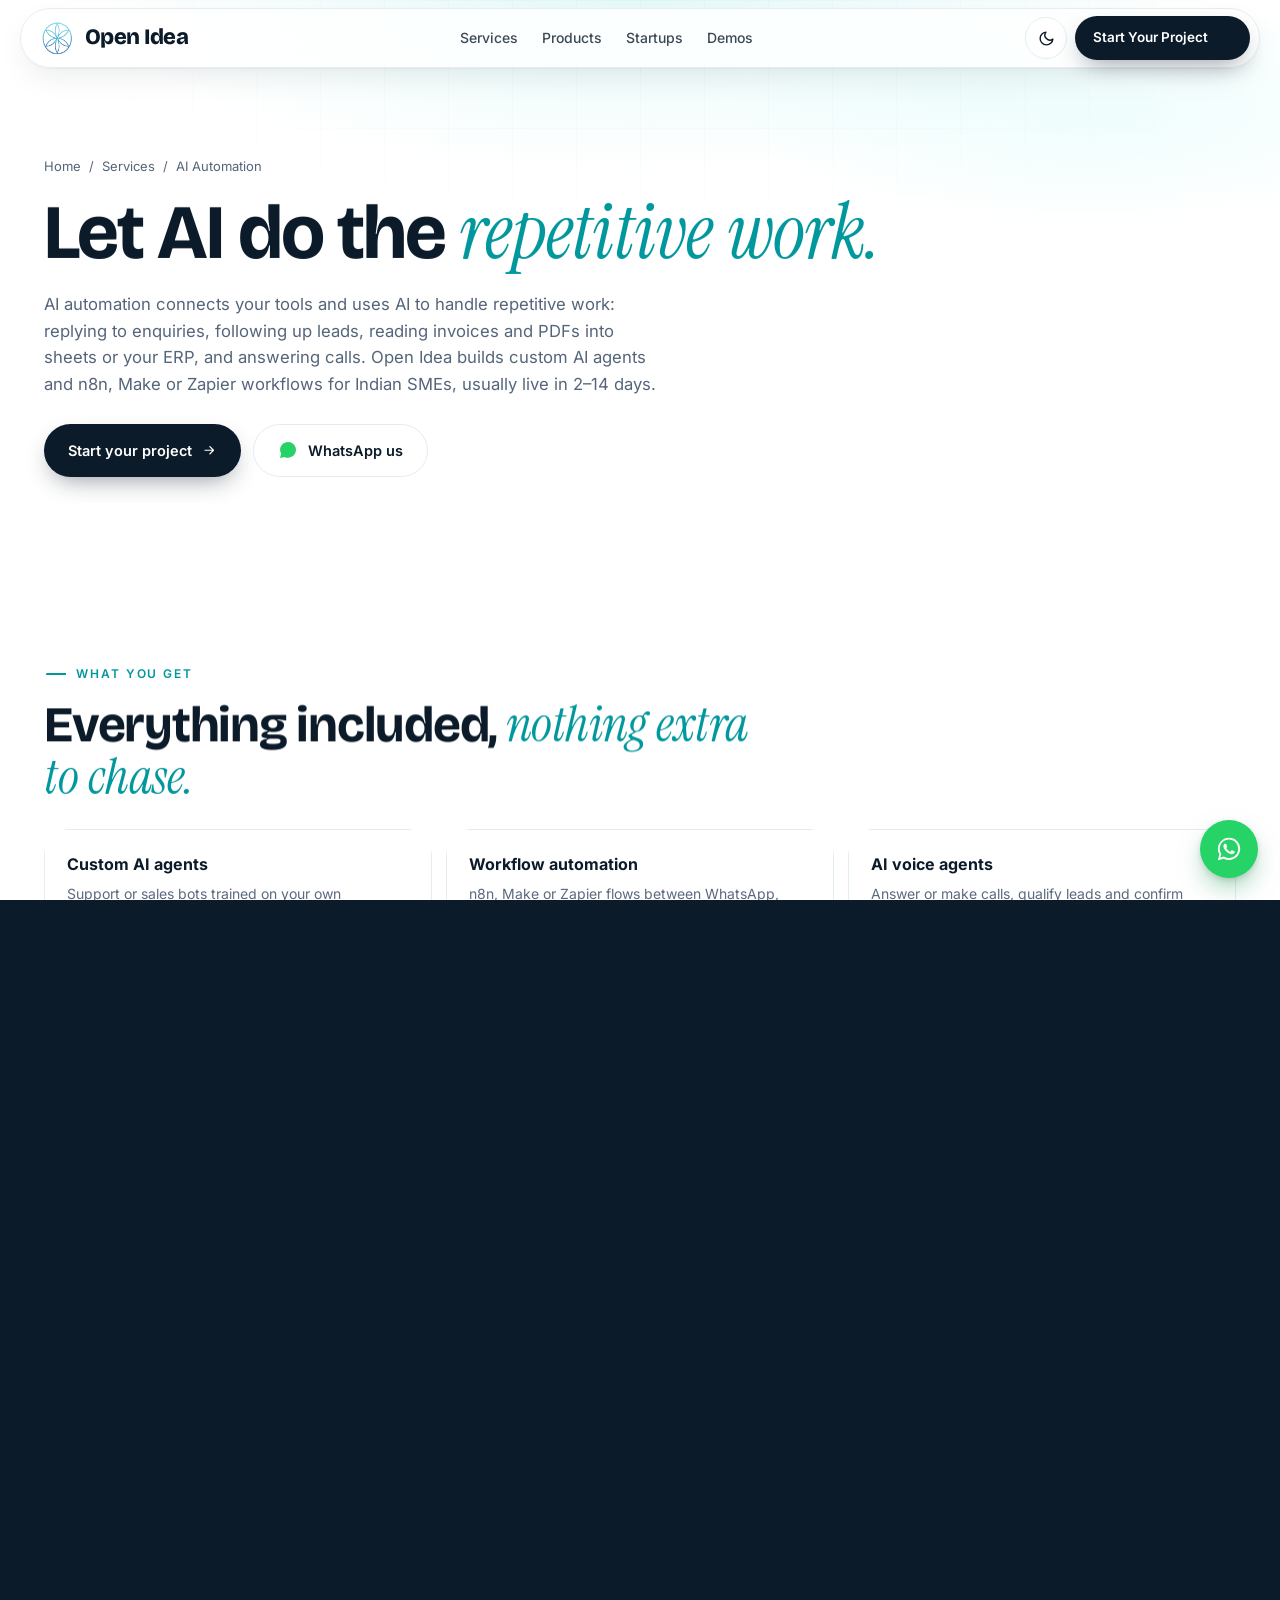
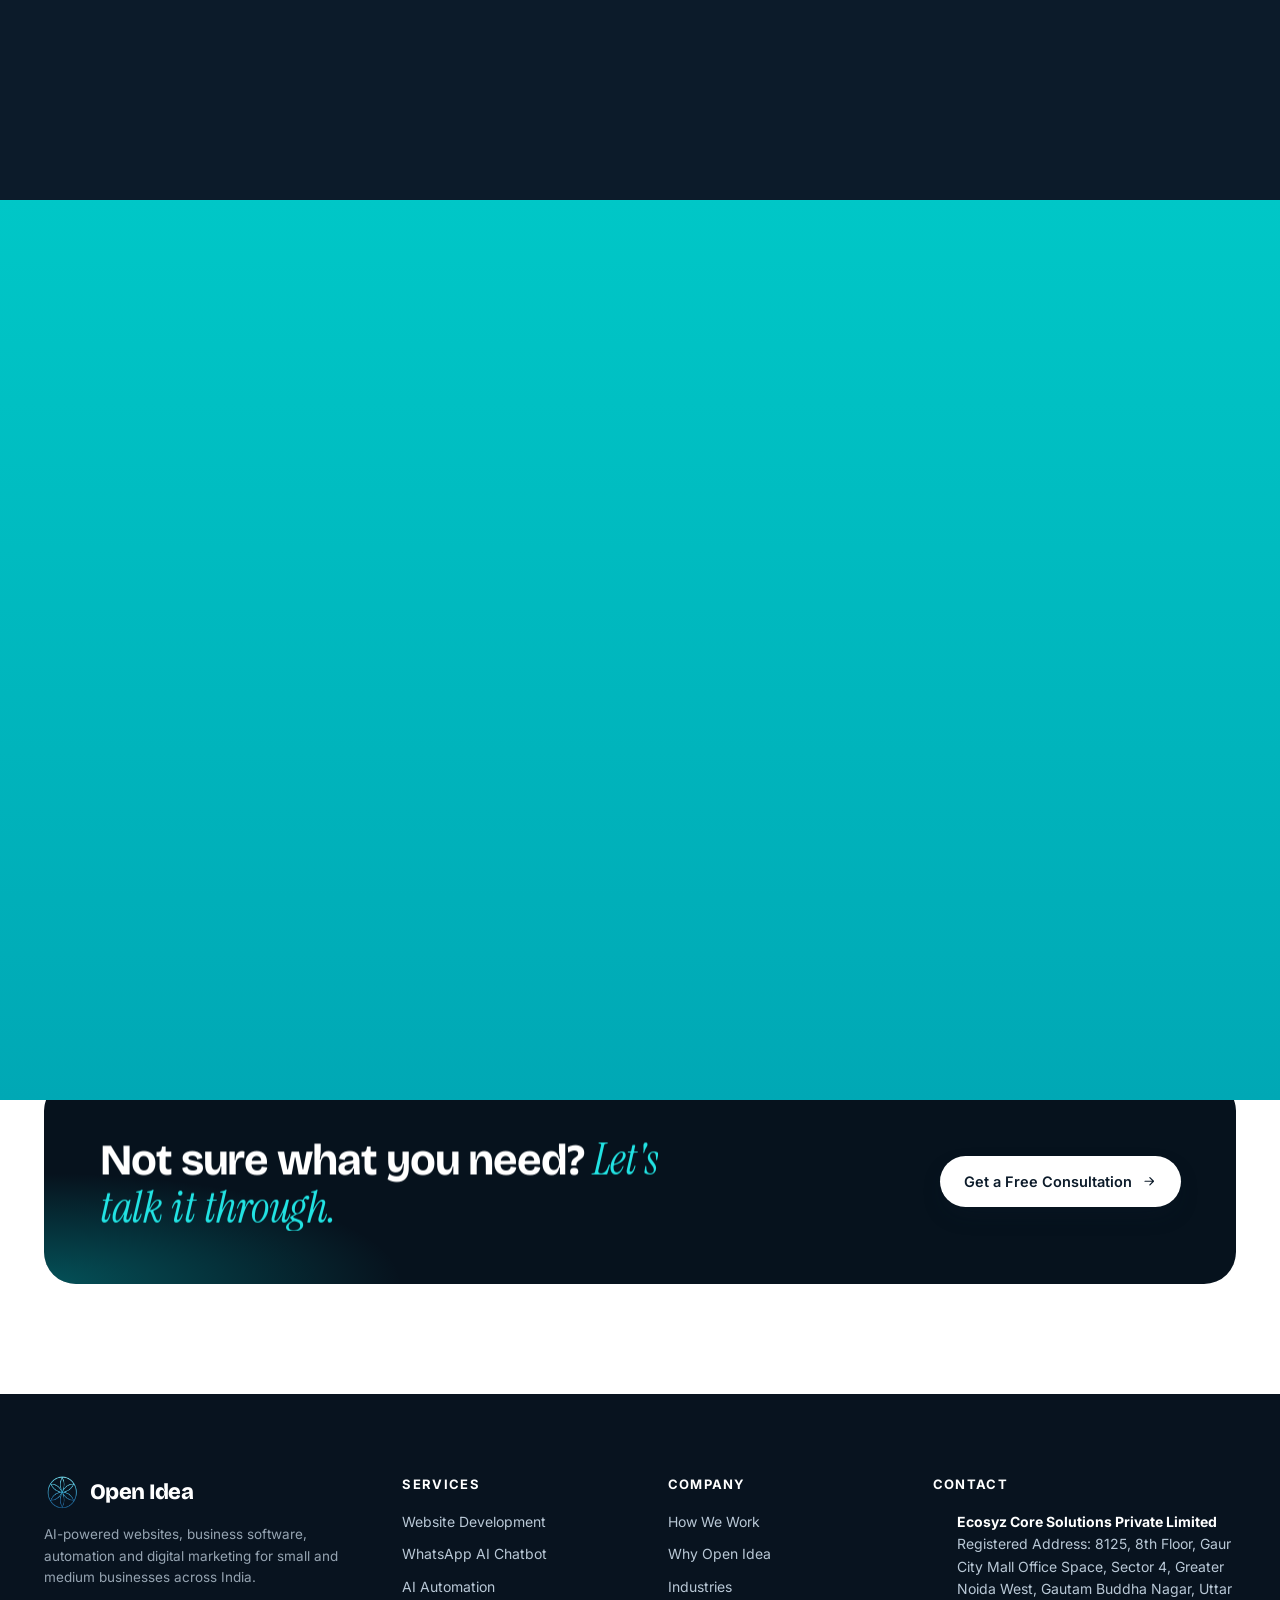
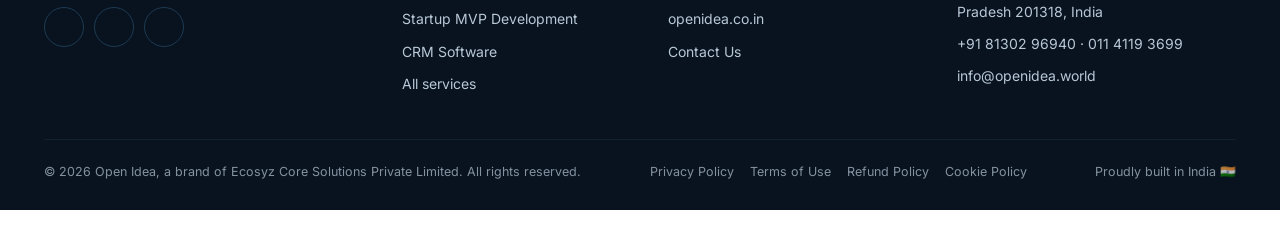
<file: ai-automation.html>
<!doctype html>
<html lang="en-IN" data-theme="light">
<head>
<meta charset="utf-8">
<meta name="viewport" content="width=device-width, initial-scale=1, viewport-fit=cover">
<title>AI Automation &amp; AI Agents for Small Businesses in India | Open Idea</title>
<meta name="description" content="AI agents, voice agents and n8n / Make / Zapier workflows that follow up leads, process documents and save hours every week. Live in 2–14 days.">
<meta name="keywords" content="website development company India, AI automation for business, CRM software for small business, WhatsApp AI assistant, business management software, digital marketing agency Greater Noida, Delhi NCR web development">
<meta name="theme-color" content="#ffffff">
<meta name="robots" content="index,follow">
<meta property="og:type" content="website">
<meta property="og:site_name" content="Open Idea">
<meta property="og:title" content="AI Automation &amp; AI Agents for Small Businesses in India | Open Idea">
<meta property="og:description" content="AI agents, voice agents and n8n / Make / Zapier workflows that follow up leads, process documents and save hours every week. Live in 2–14 days.">
<meta property="og:url" content="https://techpartner.openidea.co.in/">
<meta property="og:image" content="https://techpartner.openidea.co.in/img/og.jpg">
<meta property="og:image:secure_url" content="https://techpartner.openidea.co.in/img/og.jpg">
<meta property="og:image:type" content="image/jpeg">
<meta property="og:image:width" content="1200">
<meta property="og:image:height" content="630">
<meta property="og:image:alt" content="Open Idea: AI-powered websites, software and automation for growing businesses">
<meta name="twitter:image" content="https://techpartner.openidea.co.in/img/og.jpg">
<meta name="twitter:card" content="summary_large_image">
<meta name="twitter:site" content="@OpenIdeaOrg">
<link rel="icon" type="image/png" href="img/favicon.png">
<link rel="apple-touch-icon" href="img/logo.webp">
<script>try{var t=localStorage.getItem("oi-theme-v2");if(t)document.documentElement.dataset.theme=t}catch(e){}</script>
<link rel="preload" href="fonts/bricolage-500-800.woff2" as="font" type="font/woff2" crossorigin>
<link rel="preload" href="fonts/inter-400-700.woff2" as="font" type="font/woff2" crossorigin>
<link rel="preload" href="fonts/instrument-serif-italic.woff2" as="font" type="font/woff2" crossorigin>
<script type="application/ld+json">{"@context": "https://schema.org", "@graph": [{"@type": "ProfessionalService", "@id": "https://techpartner.openidea.co.in/#org", "name": "Open Idea", "alternateName": "Open Idea Tech Partner", "legalName": "Ecosyz Core Solutions Private Limited", "url": "https://techpartner.openidea.co.in/", "description": "Open Idea is a DPIIT-recognised, AIC-GBU incubated tech partner in Greater Noida West that builds websites, startup MVPs, business software, CRM, WhatsApp AI chatbots and AI automation for small and medium businesses and startups in India.", "email": "info@openidea.world", "telephone": "+91-8130296940", "image": "https://techpartner.openidea.co.in/img/og.jpg", "logo": "https://techpartner.openidea.co.in/img/logo.webp", "address": {"@type": "PostalAddress", "streetAddress": "8125, 8th Floor, Gaur City Mall Office Space, Sector 4", "addressLocality": "Greater Noida West", "addressRegion": "Uttar Pradesh", "postalCode": "201318", "addressCountry": "IN"}, "areaServed": [{"@type": "Country", "name": "India"}, {"@type": "City", "name": "Greater Noida"}, {"@type": "City", "name": "Noida"}, {"@type": "City", "name": "Delhi"}], "contactPoint": {"@type": "ContactPoint", "telephone": "+91-8130296940", "contactType": "sales", "availableLanguage": ["English", "Hindi"]}, "knowsAbout": ["Website development", "Startup MVP development", "WhatsApp Business API chatbots", "AI agents", "Workflow automation", "CRM software", "SEO", "Meta and Google Ads"], "hasOfferCatalog": {"@type": "OfferCatalog", "name": "Services", "itemListElement": [{"@type": "Offer", "itemOffered": {"@type": "Service", "name": "Website Development", "url": "https://techpartner.openidea.co.in/website-development.html"}}, {"@type": "Offer", "itemOffered": {"@type": "Service", "name": "WhatsApp AI Chatbot", "url": "https://techpartner.openidea.co.in/whatsapp-ai-chatbot.html"}}, {"@type": "Offer", "itemOffered": {"@type": "Service", "name": "AI Automation", "url": "https://techpartner.openidea.co.in/ai-automation.html"}}, {"@type": "Offer", "itemOffered": {"@type": "Service", "name": "Startup MVP Development", "url": "https://techpartner.openidea.co.in/mvp-development.html"}}, {"@type": "Offer", "itemOffered": {"@type": "Service", "name": "CRM Software for Small Business", "url": "https://techpartner.openidea.co.in/crm-software.html"}}, {"@type": "Offer", "itemOffered": {"@type": "Service", "name": "Digital Marketing & SEO", "url": "https://techpartner.openidea.co.in/services.html#marketing"}}, {"@type": "Offer", "itemOffered": {"@type": "Service", "name": "Branding & Design", "url": "https://techpartner.openidea.co.in/services.html#branding"}}]}, "sameAs": ["https://openidea.co.in", "https://www.linkedin.com/company/openidea-techpartner/", "https://www.instagram.com/openidea.ai_platform/", "https://x.com/OpenIdeaOrg"], "priceRange": "₹₹"}, {"@type": "WebSite", "@id": "https://techpartner.openidea.co.in/#site", "url": "https://techpartner.openidea.co.in/", "name": "Open Idea Tech Partner", "publisher": {"@id": "https://techpartner.openidea.co.in/#org"}, "inLanguage": "en-IN"}]}</script>
<link rel="stylesheet" href="css/site.min.css?v=e8a85278">
</head>
<body>
<svg width="0" height="0" style="position:absolute" aria-hidden="true">
 <defs>
  <symbol id="arrow" viewBox="0 0 24 24"><path d="M5 12h14M13 6l6 6-6 6"/></symbol>
  <symbol id="play" viewBox="0 0 24 24"><circle cx="12" cy="12" r="10"/><path d="m10 8 6 4-6 4z" fill="currentColor"/></symbol>
  <symbol id="users" viewBox="0 0 24 24"><circle cx="9" cy="8" r="4"/><path d="M2 21v-1a6 6 0 0 1 12 0v1"/><circle cx="18" cy="9" r="3"/><path d="M16 21v-1a5 5 0 0 1 7-4.5"/></symbol>
  <symbol id="layers" viewBox="0 0 24 24"><path d="m12 2 10 5-10 5L2 7z"/><path d="m2 12 10 5 10-5M2 17l10 5 10-5"/></symbol>
  <symbol id="bars" viewBox="0 0 24 24"><path d="M3 21h18"/><rect x="4" y="11" width="3" height="7"/><rect x="10.5" y="6" width="3" height="12"/><rect x="17" y="3" width="3" height="15"/></symbol>
  <symbol id="star" viewBox="0 0 24 24"><path d="m12 2 3.1 6.3 6.9 1-5 4.9 1.2 6.8L12 17.8 5.8 21l1.2-6.8-5-4.9 6.9-1z"/></symbol>
  <symbol id="rocket" viewBox="0 0 24 24"><path d="M4.5 16.5c-1.5 1.3-2 5-2 5s3.7-.5 5-2c.7-.8.7-2.1-.1-2.9a2.2 2.2 0 0 0-2.9-.1z"/><path d="m12 15-3-3a22 22 0 0 1 2-3.9A12.9 12.9 0 0 1 22 2c0 2.7-.8 7.5-6 11a22 22 0 0 1-4 2z"/></symbol>
  <symbol id="cog" viewBox="0 0 24 24"><circle cx="12" cy="12" r="3"/><path d="M12 1v3M12 20v3M4.2 4.2l2.1 2.1M17.7 17.7l2.1 2.1M1 12h3M20 12h3M4.2 19.8l2.1-2.1M17.7 6.3l2.1-2.1"/></symbol>
  <symbol id="target" viewBox="0 0 24 24"><circle cx="12" cy="12" r="10"/><circle cx="12" cy="12" r="6"/><circle cx="12" cy="12" r="2"/></symbol>
  <symbol id="phone" viewBox="0 0 24 24"><path d="M22 16.9v3a2 2 0 0 1-2.2 2 19.8 19.8 0 0 1-8.6-3.1 19.5 19.5 0 0 1-6-6A19.8 19.8 0 0 1 2.1 4.2 2 2 0 0 1 4.1 2h3a2 2 0 0 1 2 1.7c.1 1 .4 1.9.7 2.8a2 2 0 0 1-.5 2.1L8 9.9a16 16 0 0 0 6 6l1.3-1.3a2 2 0 0 1 2.1-.4c.9.3 1.8.6 2.8.7a2 2 0 0 1 1.7 2z"/></symbol>
  <symbol id="chat" viewBox="0 0 24 24"><path d="M21 12a8.5 8.5 0 0 1-12.6 7.4L3 21l1.6-5.4A8.5 8.5 0 1 1 21 12z"/></symbol>
  <symbol id="head" viewBox="0 0 24 24"><path d="M3 18v-6a9 9 0 0 1 18 0v6"/><path d="M21 19a2 2 0 0 1-2 2h-1v-6h3zM3 19a2 2 0 0 0 2 2h1v-6H3z"/></symbol>
  <symbol id="flow" viewBox="0 0 24 24"><rect x="3" y="3" width="6" height="6" rx="1"/><rect x="15" y="15" width="6" height="6" rx="1"/><path d="M6 9v4a2 2 0 0 0 2 2h7"/></symbol>
  <symbol id="doc" viewBox="0 0 24 24"><path d="M14 2H6a2 2 0 0 0-2 2v16a2 2 0 0 0 2 2h12a2 2 0 0 0 2-2V8z"/><path d="M14 2v6h6M8 13h8M8 17h5"/></symbol>
  <symbol id="money" viewBox="0 0 24 24"><circle cx="12" cy="12" r="10"/><path d="M15 9a3 3 0 0 0-3-1.5c-1.7 0-3 .9-3 2.2 0 3 6 1.6 6 4.5 0 1.3-1.3 2.3-3 2.3a3.4 3.4 0 0 1-3-1.5M12 6v1.5M12 16.5V18"/></symbol>
  <symbol id="cpu" viewBox="0 0 24 24"><rect x="5" y="5" width="14" height="14" rx="2"/><rect x="9" y="9" width="6" height="6"/><path d="M9 1v4M15 1v4M9 19v4M15 19v4M1 9h4M1 15h4M19 9h4M19 15h4"/></symbol>
  <symbol id="puzzle" viewBox="0 0 24 24"><path d="M19.4 14.6a2 2 0 1 0 0-3.2V7a1 1 0 0 0-1-1h-4.4a2 2 0 1 0-3.2 0H6.4a1 1 0 0 0-1 1v4.4a2 2 0 1 1 0 3.2V19a1 1 0 0 0 1 1h4.4a2 2 0 1 1 3.2 0h4.4a1 1 0 0 0 1-1z"/></symbol>
  <symbol id="grid" viewBox="0 0 24 24"><rect x="3" y="3" width="7" height="7" rx="1"/><rect x="14" y="3" width="7" height="7" rx="1"/><rect x="3" y="14" width="7" height="7" rx="1"/><rect x="14" y="14" width="7" height="7" rx="1"/></symbol>
  <symbol id="support" viewBox="0 0 24 24"><circle cx="12" cy="12" r="10"/><circle cx="12" cy="12" r="4"/><path d="m4.9 4.9 4.3 4.3M14.8 14.8l4.3 4.3M14.8 9.2l4.3-4.3M4.9 19.1l4.3-4.3"/></symbol>
  <symbol id="i-home" viewBox="0 0 24 24"><path d="m3 9 9-7 9 7v11a2 2 0 0 1-2 2H5a2 2 0 0 1-2-2z"/><path d="M9 22V12h6v10"/></symbol>
  <symbol id="box" viewBox="0 0 24 24"><path d="M21 8 12 3 3 8v8l9 5 9-5z"/><path d="m3 8 9 5 9-5M12 13v8"/></symbol>
  <symbol id="mail" viewBox="0 0 24 24"><rect x="2" y="4" width="20" height="16" rx="2"/><path d="m22 6-10 7L2 6"/></symbol>
  <symbol id="pin" viewBox="0 0 24 24"><path d="M21 10c0 7-9 13-9 13s-9-6-9-13a9 9 0 0 1 18 0z"/><circle cx="12" cy="10" r="3"/></symbol>
  <symbol id="send" viewBox="0 0 24 24"><path d="m22 2-7 20-4-9-9-4z"/><path d="M22 2 11 13"/></symbol>
  <symbol id="sun" viewBox="0 0 24 24"><circle cx="12" cy="12" r="4"/><path d="M12 2v2M12 20v2M4.9 4.9l1.4 1.4M17.7 17.7l1.4 1.4M2 12h2M20 12h2M4.9 19.1l1.4-1.4M17.7 6.3l1.4-1.4"/></symbol>
  <symbol id="moon" viewBox="0 0 24 24"><path d="M21 12.8A9 9 0 1 1 11.2 3a7 7 0 0 0 9.8 9.8z"/></symbol>
  <symbol id="in" viewBox="0 0 24 24"><path d="M16 8a6 6 0 0 1 6 6v7h-4v-7a2 2 0 0 0-4 0v7h-4v-7a6 6 0 0 1 6-6zM2 9h4v12H2z"/><circle cx="4" cy="4" r="2"/></symbol>
  <symbol id="ig" viewBox="0 0 24 24"><rect x="2" y="2" width="20" height="20" rx="5"/><circle cx="12" cy="12" r="4"/><circle cx="17.5" cy="6.5" r=".5" fill="currentColor"/></symbol>
  <symbol id="x" viewBox="0 0 24 24"><path d="M4 4l16 16M20 4 4 20"/></symbol>
  <symbol id="pause" viewBox="0 0 24 24"><rect x="6" y="5" width="4" height="14" rx="1" fill="currentColor"/><rect x="14" y="5" width="4" height="14" rx="1" fill="currentColor"/></symbol>
  <symbol id="web" viewBox="0 0 24 24"><rect x="2" y="4" width="20" height="16" rx="2"/><path d="M2 9h20M6 6.5h.01M9 6.5h.01"/></symbol>
  <symbol id="cal" viewBox="0 0 24 24"><rect x="3" y="4" width="18" height="18" rx="2"/><path d="M16 2v4M8 2v4M3 10h18M8 14h3"/></symbol>
  <symbol id="mega" viewBox="0 0 24 24"><path d="m3 11 15-6v14L3 13z"/><path d="M11.6 16.8a3 3 0 1 1-5.8-1.6"/></symbol>
  <symbol id="truck" viewBox="0 0 24 24"><path d="M1 3h15v13H1zM16 8h4l3 3v5h-7z"/><circle cx="5.5" cy="18.5" r="2.5"/><circle cx="18.5" cy="18.5" r="2.5"/></symbol>
  <symbol id="pen" viewBox="0 0 24 24"><path d="M12 20h9"/><path d="M16.5 3.5a2.1 2.1 0 0 1 3 3L7 19l-4 1 1-4z"/></symbol>
  <symbol id="cloud" viewBox="0 0 24 24"><path d="M18 10h-1.3A8 8 0 1 0 9 20h9a5 5 0 0 0 0-10z"/></symbol>
  <symbol id="inv" viewBox="0 0 24 24"><path d="M4 2v20l3-2 3 2 3-2 3 2 3-2 1 .7V2l-1 .7-3-2-3 2-3-2-3 2-3-2z"/><path d="M8 8h8M8 12h8M8 16h5"/></symbol>
 </defs>
</svg>
<div class="progress" id="progress" aria-hidden="true"></div>
<div class="pt" aria-hidden="true"><img src="img/logo.webp" alt=""></div>
<header id="top">
 <div class="wrap nav">
  <a href="index.html#home" class="logo" aria-label="Open Idea home"><img src="img/logo.webp" alt="Open Idea logo" width="36" height="36">Open Idea</a>
  <nav class="menu" aria-label="Main">
   <a href="services.html">Services</a><a href="products.html">Products</a><a href="index.html#startups">Startups</a><a href="index.html#demos">Demos</a>
  </nav>
  <div class="nav-r">
   <button class="tbtn" id="theme" aria-label="Switch light or dark theme"><svg class="i"><use href="index.html#moon"/></svg></button>
   <a href="index.html#contact" class="btn btn-p">Start Your Project <svg class="i"><use href="index.html#arrow"/></svg></a>
  </div>
 </div>
</header>
<main>
<section class="page-hero sp-hero">
 <div class="hero-glow" aria-hidden="true"></div><div class="hero-grid" aria-hidden="true"></div>
 <div class="wrap">
  <nav class="crumb" aria-label="Breadcrumb"><a href="index.html">Home</a><span>/</span><a href="services.html">Services</a><span>/</span><span>AI Automation</span></nav>
  <h1>Let AI do the <em>repetitive work.</em></h1>
  <p class="fx-sub sp-answer">AI automation connects your tools and uses AI to handle repetitive work: replying to enquiries, following up leads, reading invoices and PDFs into sheets or your ERP, and answering calls. Open Idea builds custom AI agents and n8n, Make or Zapier workflows for Indian SMEs, usually live in 2–14 days.</p>
  <div class="sp-cta"><a href="index.html#contact" class="btn btn-p" data-service="AI Automation">Start your project <svg class="i"><use href="#arrow"/></svg></a><a href="https://wa.me/918130296940?text=Hi%20Open%20Idea%21%20I%27m%20interested%20in%20AI%20Automation." class="btn btn-o btn-wa" target="_blank" rel="noopener" data-lead="whatsapp"><svg class="i" viewBox="0 0 32 32" aria-hidden="true" style="fill:currentColor;stroke:none"><path d="M16.04 3C9 3 3.3 8.7 3.3 15.73c0 2.25.6 4.45 1.72 6.38L3.2 28.8l6.86-1.8a12.7 12.7 0 0 0 5.98 1.52c7.03 0 12.74-5.7 12.74-12.74 0-3.4-1.33-6.6-3.73-9A12.66 12.66 0 0 0 16.04 3Zm5.8 15.42c-.32-.16-1.88-.93-2.17-1.03-.29-.11-.5-.16-.71.16-.21.32-.82 1.03-1 1.24-.18.21-.37.24-.69.08-.32-.16-1.34-.5-2.55-1.58a9.57 9.57 0 0 1-1.77-2.2c-.18-.32-.02-.49.14-.65.14-.14.32-.37.48-.56.16-.18.21-.32.32-.53.1-.21.05-.4-.03-.56-.08-.16-.71-1.71-.98-2.35-.26-.62-.52-.53-.71-.54h-.61c-.21 0-.56.08-.85.4-.29.32-1.11 1.09-1.11 2.65s1.14 3.08 1.3 3.29c.16.21 2.24 3.42 5.43 4.8 2.66 1.15 3.2.92 3.81.86.61-.06 1.88-.77 2.14-1.51.27-.74.27-1.38.19-1.51-.08-.13-.29-.21-.61-.37Z"/></svg>WhatsApp us</a></div>
 </div>
</section>
<section class="sp-sec"><div class="wrap">
 <div class="sec-head rv" style="text-align:left;margin:0 0 24px"><span class="eyebrow">What you get</span><h2>Everything included, <em>nothing extra to chase.</em></h2></div>
 <ul class="sp-get"><li class="rv"><b>Custom AI agents</b><span>Support or sales bots trained on your own documents and data.</span></li><li class="rv"><b>Workflow automation</b><span>n8n, Make or Zapier flows between WhatsApp, Sheets, CRM and email.</span></li><li class="rv"><b>AI voice agents</b><span>Answer or make calls, qualify leads and confirm appointments.</span></li><li class="rv"><b>Document processing</b><span>Invoices and PDFs read into Google Sheets or your ERP.</span></li><li class="rv"><b>AI lead generation</b><span>Find, enrich and reach out to leads automatically.</span></li><li class="rv"><b>Maintenance</b><span>Monthly monitoring so automations keep working.</span></li></ul>
</div></section>
<section class="sp-sec alt"><div class="wrap sp-two">
 <div><div class="sec-head rv" style="text-align:left;margin:0 0 20px"><span class="eyebrow">Who it's for</span><h2>Built for <em>businesses like yours.</em></h2></div>
  <ul class="sp-who"><li class="rv">Teams copying data between tools by hand</li><li class="rv">Businesses with more leads than people to follow up</li><li class="rv">Finance and ops teams buried in invoices and PDFs</li><li class="rv">Founders who want an AI audit and a clear roadmap</li></ul></div>
 <div><div class="sec-head rv" style="text-align:left;margin:0 0 20px"><span class="eyebrow">How it works</span><h2>Clear steps, <em>clear timelines.</em></h2></div>
  <ol class="steps"><li class="step rv" data-rv="left"><span class="n">01</span><div><h3>AI audit <small class="sp-when">2–3 days</small></h3><p>We map where your team loses time.</p></div></li><li class="step rv" data-rv="left"><span class="n">02</span><div><h3>Pick quick wins <small class="sp-when">Day 3</small></h3><p>Choose the automations with the biggest payoff.</p></div></li><li class="step rv" data-rv="left"><span class="n">03</span><div><h3>Build &amp; test <small class="sp-when">2–10 days</small></h3><p>Workflows and agents built and tested on real data.</p></div></li><li class="step rv" data-rv="left"><span class="n">04</span><div><h3>Launch &amp; monitor <small class="sp-when">Ongoing</small></h3><p>Go live with monitoring and a monthly check-in.</p></div></li></ol></div>
</div></section>
<section class="sp-sec"><div class="wrap faq-wrap">
 <div class="sec-head rv" style="text-align:left;margin:0"><span class="eyebrow">FAQ</span><h2>AI Automation, <em>answered.</em></h2><p>More questions? <a href="https://wa.me/918130296940?text=Hi%20Open%20Idea%21%20I%27m%20interested%20in%20AI%20Automation." target="_blank" rel="noopener" data-lead="whatsapp" class="faq-wa">Ask us on WhatsApp</a>.</p></div>
 <div class="faq"><details class="rv"><summary>What can AI automation do for a small business?</summary><p>It can reply to enquiries, follow up leads, send reminders, read invoices and documents, and move data between your tools, so your team spends less time on repetitive work.</p></details><details class="rv"><summary>What is the difference between n8n, Make and Zapier?</summary><p>All three connect apps into workflows. Zapier is simplest, Make is more visual and flexible, and n8n can be self-hosted and suits complex or high-volume flows. We pick the right one for your needs.</p></details><details class="rv"><summary>What is a RAG chatbot?</summary><p>A RAG chatbot answers questions using your own documents, such as manuals, policies or product sheets, so its answers stay accurate to your business. It usually takes about a week to set up.</p></details><details class="rv"><summary>Is my data safe?</summary><p>Yes. We use official APIs, limit access to what each workflow needs, and can run automations on infrastructure you control.</p></details></div>
</div></section>
<section class="sp-sec" style="padding-top:0"><div class="wrap"><div class="sp-more rv"><span>Also from Open Idea</span><a href="website-development.html">Website Development</a><a href="whatsapp-ai-chatbot.html">WhatsApp AI Chatbot</a><a href="mvp-development.html">Startup MVP Development</a><a href="crm-software.html">CRM Software for Small Business</a><a href="services.html">All 75+ services</a></div></div></section>
<section style="padding-top:0">
 <div class="wrap"><div class="cta-band rv" data-rv="scale">
  <h2>Not sure what you need? <em>Let's talk it through.</em></h2>
  <a href="index.html#contact" class="btn btn-p">Get a Free Consultation <svg class="i"><use href="#arrow"/></svg></a>
 </div></div>
</section>
<script type="application/ld+json">{"@context": "https://schema.org", "@graph": [{"@type": "Service", "@id": "https://techpartner.openidea.co.in/ai-automation.html#service", "name": "AI Automation", "serviceType": "AI Automation", "description": "AI automation connects your tools and uses AI to handle repetitive work: replying to enquiries, following up leads, reading invoices and PDFs into sheets or your ERP, and answering calls. Open Idea builds custom AI agents and n8n, Make or Zapier workflows for Indian SMEs, usually live in 2–14 days.", "url": "https://techpartner.openidea.co.in/ai-automation.html", "provider": {"@id": "https://techpartner.openidea.co.in/#org"}, "areaServed": [{"@type": "Country", "name": "India"}, {"@type": "City", "name": "Greater Noida"}, {"@type": "City", "name": "Noida"}]}, {"@type": "FAQPage", "mainEntity": [{"@type": "Question", "name": "What can AI automation do for a small business?", "acceptedAnswer": {"@type": "Answer", "text": "It can reply to enquiries, follow up leads, send reminders, read invoices and documents, and move data between your tools, so your team spends less time on repetitive work."}}, {"@type": "Question", "name": "What is the difference between n8n, Make and Zapier?", "acceptedAnswer": {"@type": "Answer", "text": "All three connect apps into workflows. Zapier is simplest, Make is more visual and flexible, and n8n can be self-hosted and suits complex or high-volume flows. We pick the right one for your needs."}}, {"@type": "Question", "name": "What is a RAG chatbot?", "acceptedAnswer": {"@type": "Answer", "text": "A RAG chatbot answers questions using your own documents, such as manuals, policies or product sheets, so its answers stay accurate to your business. It usually takes about a week to set up."}}, {"@type": "Question", "name": "Is my data safe?", "acceptedAnswer": {"@type": "Answer", "text": "Yes. We use official APIs, limit access to what each workflow needs, and can run automations on infrastructure you control."}}]}, {"@type": "BreadcrumbList", "itemListElement": [{"@type": "ListItem", "position": 1, "name": "Home", "item": "https://techpartner.openidea.co.in/"}, {"@type": "ListItem", "position": 2, "name": "Services", "item": "https://techpartner.openidea.co.in/services.html"}, {"@type": "ListItem", "position": 3, "name": "AI Automation", "item": "https://techpartner.openidea.co.in/ai-automation.html"}]}]}</script>
</main>
<footer>
 <div class="wrap">
  <div class="f-grid">
   <div class="f-brand">
    <a href="index.html#home" class="logo"><img src="img/logo.webp" alt="" width="36" height="36" loading="lazy">Open Idea</a>
    <p>AI-powered websites, business software, automation and digital marketing for small and medium businesses across India.</p>
    <div class="soc">
     <a href="https://www.linkedin.com/company/openidea-techpartner/" target="_blank" rel="noopener" aria-label="LinkedIn"><svg class="i"><use href="index.html#in"/></svg></a>
     <a href="https://www.instagram.com/openidea.ai_platform/" target="_blank" rel="noopener" aria-label="Instagram"><svg class="i"><use href="index.html#ig"/></svg></a>
     <a href="https://x.com/OpenIdeaOrg" target="_blank" rel="noopener" aria-label="X (Twitter)"><svg class="i"><use href="index.html#x"/></svg></a>
    </div>
   </div>
   <div>
    <h4>Services</h4>
    <ul><li><a href="website-development.html">Website Development</a></li><li><a href="whatsapp-ai-chatbot.html">WhatsApp AI Chatbot</a></li><li><a href="ai-automation.html">AI Automation</a></li><li><a href="mvp-development.html">Startup MVP Development</a></li><li><a href="crm-software.html">CRM Software</a></li><li><a href="services.html">All services</a></li></ul>
   </div>
   <div>
    <h4>Company</h4>
    <ul><li><a href="index.html#process">How We Work</a></li><li><a href="index.html#why">Why Open Idea</a></li><li><a href="index.html#industries">Industries</a></li><li><a href="https://openidea.co.in" target="_blank" rel="noopener">openidea.co.in</a></li><li><a href="index.html#contact">Contact Us</a></li></ul>
   </div>
   <div class="f-contact-col">
    <h4>Contact</h4>
    <ul class="f-contact">
     <li><svg class="i"><use href="index.html#pin"/></svg><span><b style="color:#fff">Ecosyz Core Solutions Private Limited</b><br>Registered Address: 8125, 8th Floor, Gaur City Mall Office Space, Sector 4, Greater Noida West, Gautam Buddha Nagar, Uttar Pradesh 201318, India</span></li>
     <li><svg class="i"><use href="index.html#phone"/></svg><span><a href="tel:+918130296940">+91 81302 96940</a> · <a href="tel:+911141193699">011 4119 3699</a></span></li>
     <li><svg class="i"><use href="index.html#mail"/></svg><a href="mailto:info@openidea.world">info@openidea.world</a></li>
    </ul>
   </div>
  </div>
  <div class="f-bot"><span>© 2026 Open Idea, a brand of Ecosyz Core Solutions Private Limited. All rights reserved.</span><span class="f-legal"><a href="https://openidea.co.in/privacy">Privacy Policy</a><a href="https://openidea.co.in/terms">Terms of Use</a><a href="https://openidea.co.in/refund-policy">Refund Policy</a><a href="https://openidea.co.in/cookies">Cookie Policy</a></span><span>Proudly built in India 🇮🇳</span></div>
 </div>
</footer>
<a class="wa-fab" href="https://wa.me/918130296940?text=Hi%20Open%20Idea!%20I%27d%20like%20to%20know%20more%20about%20your%20services." target="_blank" rel="noopener" aria-label="Chat with Open Idea on WhatsApp"><svg class="wa-ico" viewBox="0 0 32 32" aria-hidden="true"><path fill="currentColor" d="M16.04 3C9 3 3.3 8.7 3.3 15.73c0 2.25.6 4.45 1.72 6.38L3.2 28.8l6.86-1.8a12.7 12.7 0 0 0 5.98 1.52h.01c7.03 0 12.74-5.7 12.74-12.74 0-3.4-1.33-6.6-3.73-9A12.66 12.66 0 0 0 16.04 3Zm0 23.36h-.01a10.6 10.6 0 0 1-5.4-1.48l-.39-.23-4.07 1.07 1.09-3.97-.25-.41a10.56 10.56 0 0 1-1.62-5.62c0-5.84 4.75-10.6 10.6-10.6 2.83 0 5.49 1.1 7.49 3.11a10.5 10.5 0 0 1 3.1 7.49c0 5.85-4.75 10.6-10.54 10.6Zm5.8-7.94c-.32-.16-1.88-.93-2.17-1.03-.29-.11-.5-.16-.71.16-.21.32-.82 1.03-1 1.24-.18.21-.37.24-.69.08-.32-.16-1.34-.5-2.55-1.58a9.57 9.57 0 0 1-1.77-2.2c-.18-.32-.02-.49.14-.65.14-.14.32-.37.48-.56.16-.18.21-.32.32-.53.1-.21.05-.4-.03-.56-.08-.16-.71-1.71-.98-2.35-.26-.62-.52-.53-.71-.54h-.61c-.21 0-.56.08-.85.4-.29.32-1.11 1.09-1.11 2.65s1.14 3.08 1.3 3.29c.16.21 2.24 3.42 5.43 4.8.76.33 1.35.52 1.81.67.76.24 1.45.21 2 .13.61-.09 1.88-.77 2.14-1.51.27-.74.27-1.38.19-1.51-.08-.13-.29-.21-.61-.37Z"/></svg><span class="wa-txt">Chat on WhatsApp</span></a>
<nav class="appbar" id="appbar" aria-label="Quick actions">
 <a href="index.html#home" class="on"><svg class="i"><use href="#i-home"/></svg>Home</a>
 <a href="index.html#services"><svg class="i"><use href="index.html#grid"/></svg>Services</a>
 <a href="index.html#contact" class="mid" aria-label="Send enquiry"><span><svg class="i"><use href="index.html#chat"/></svg></span>Enquire</a>
 <a href="index.html#products"><svg class="i"><use href="index.html#box"/></svg>Products</a>
 <a href="tel:+918130296940"><svg class="i"><use href="index.html#phone"/></svg>Call</a>
</nav>
<script src="js/site.js" defer></script>
</body>
</html>
</file>
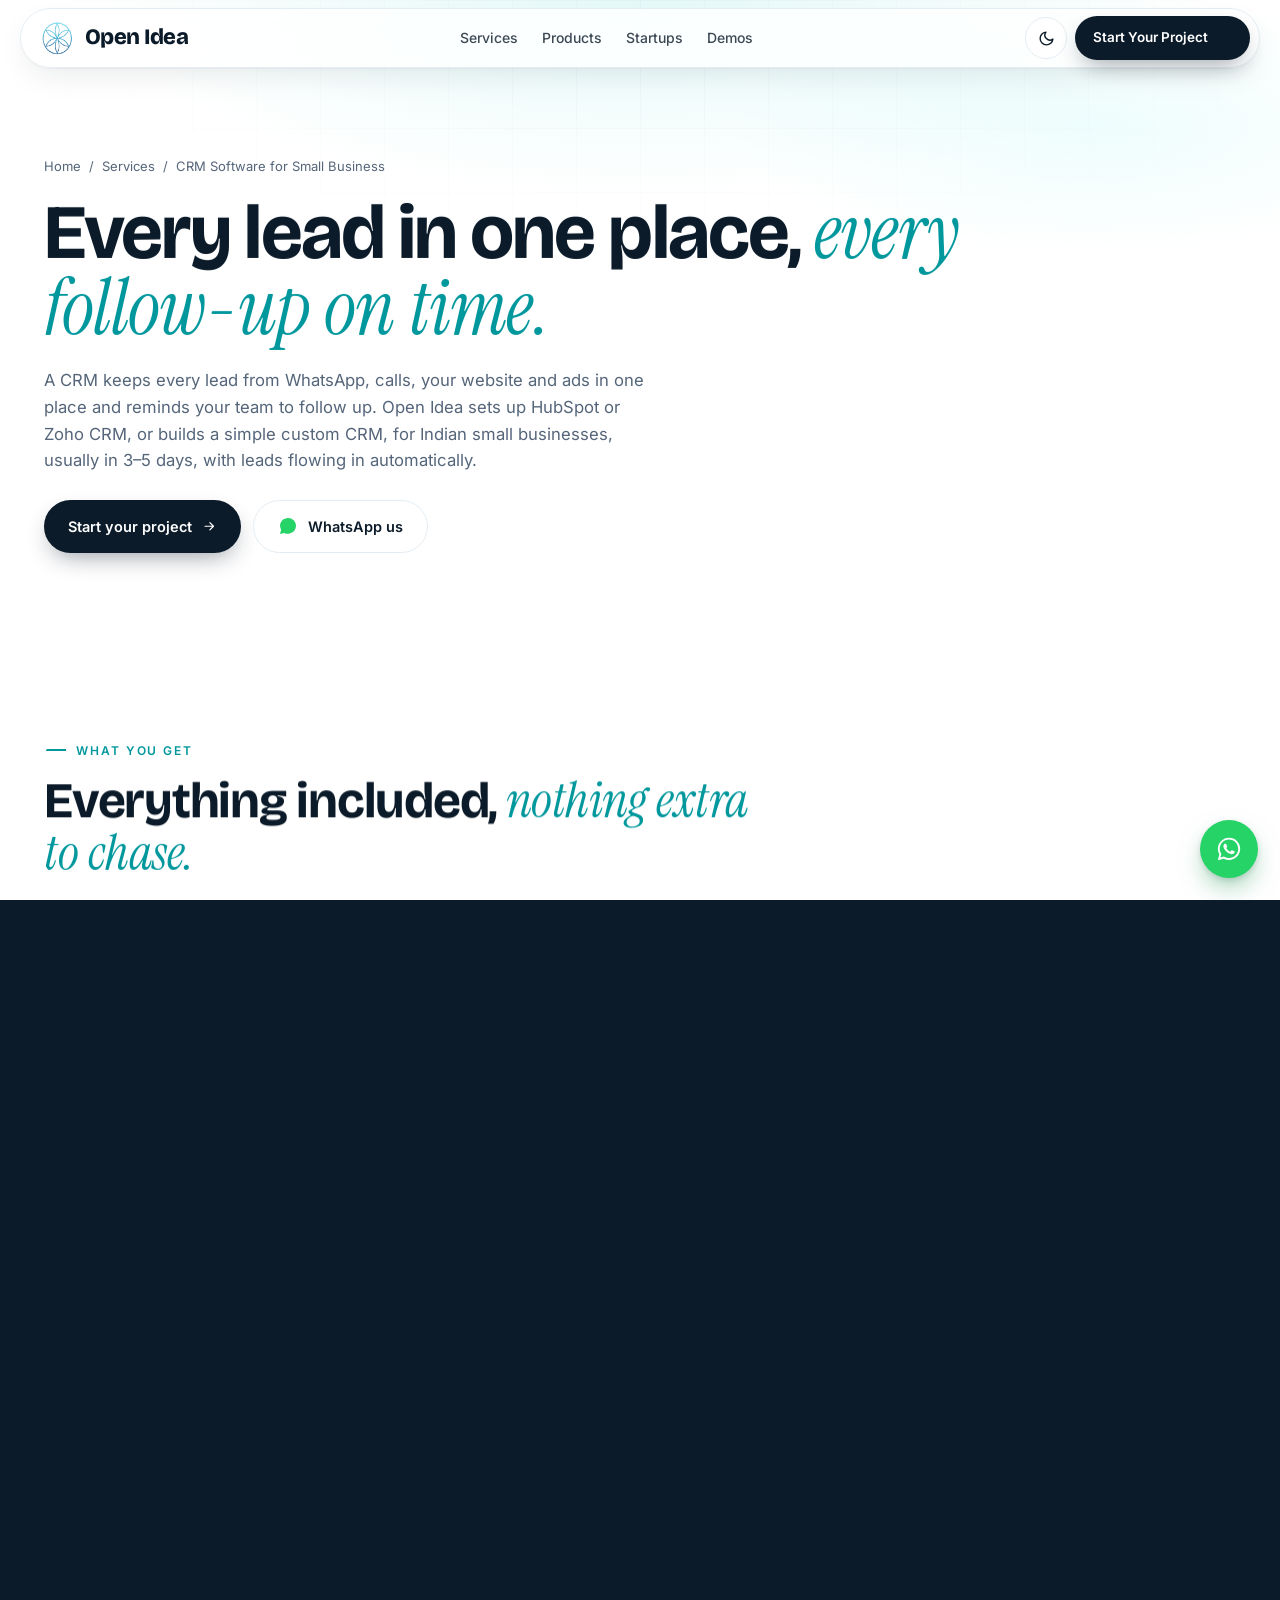
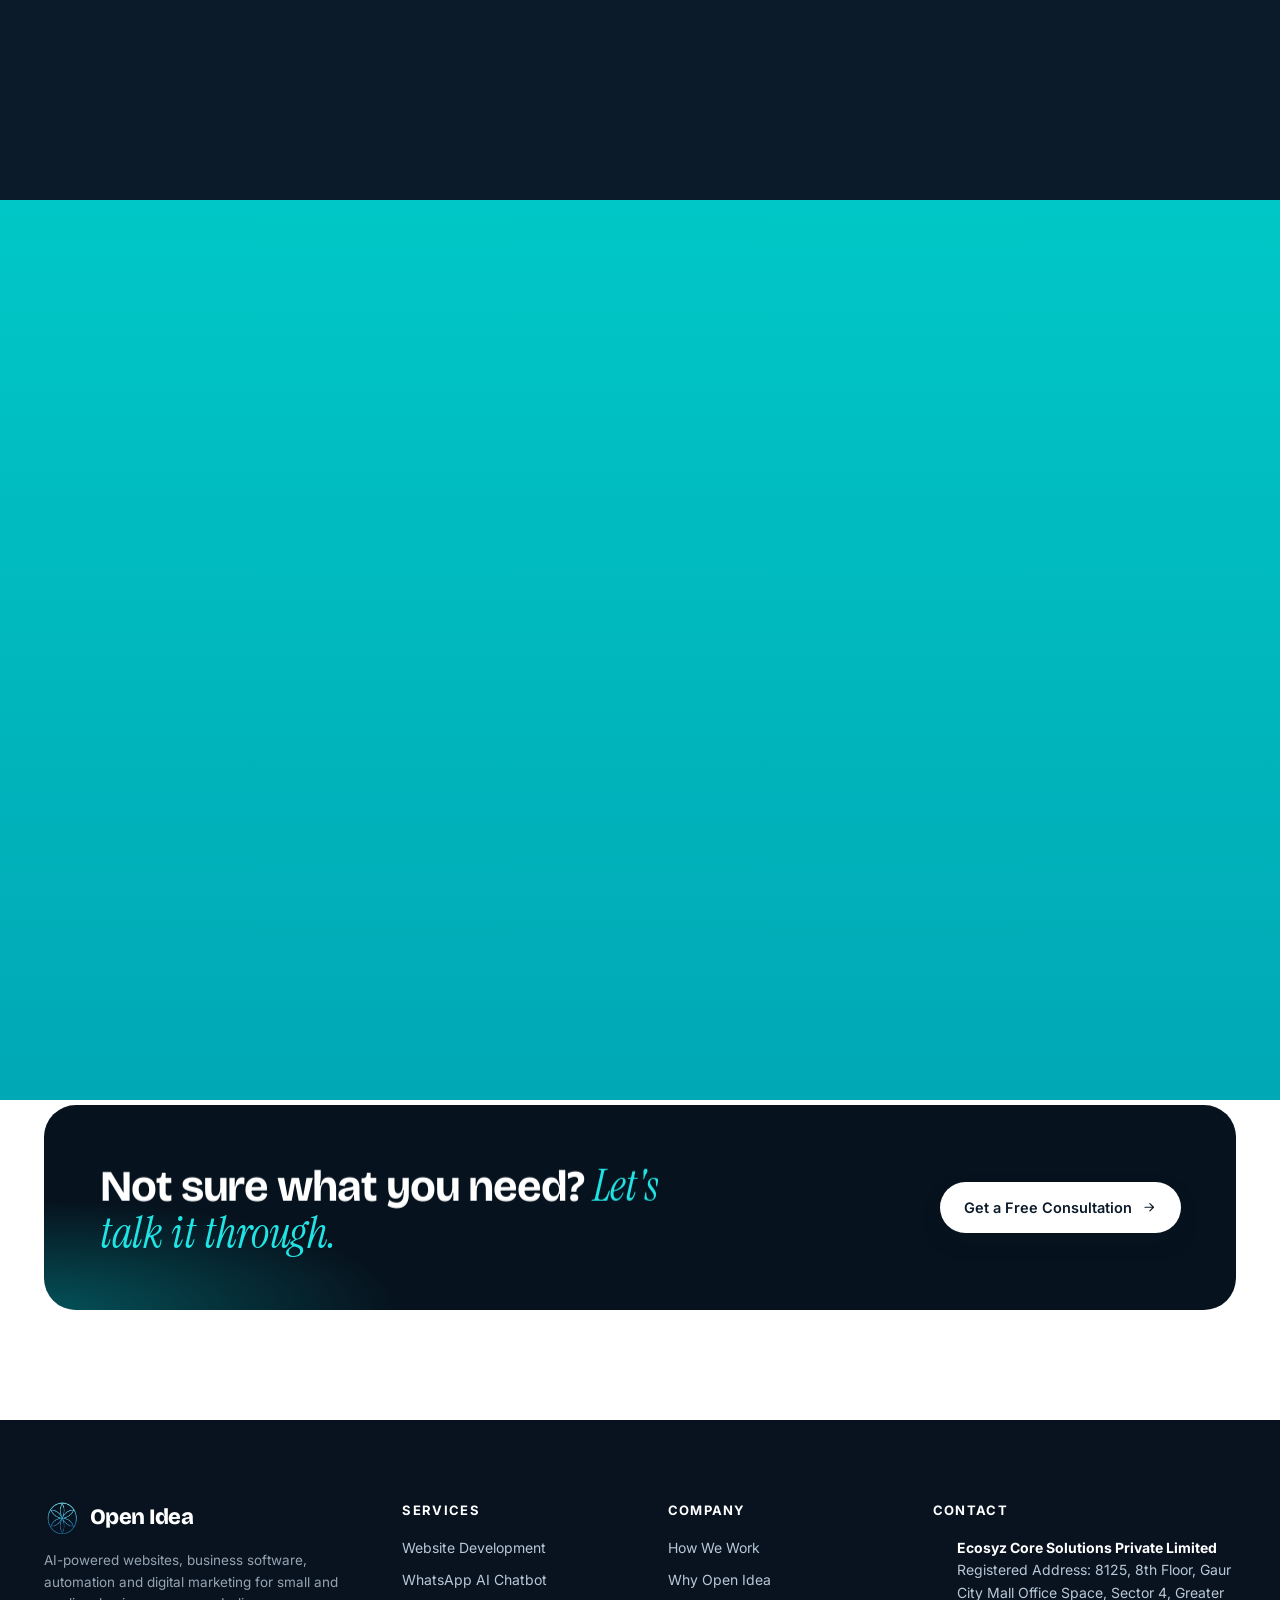
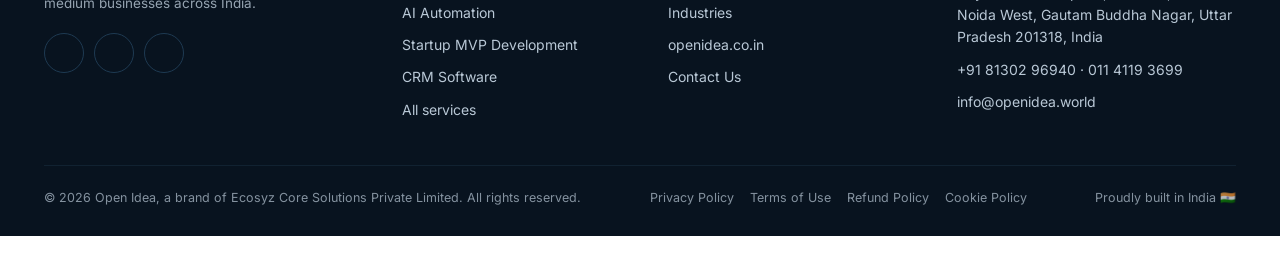
<file: crm-software.html>
<!doctype html>
<html lang="en-IN" data-theme="light">
<head>
<meta charset="utf-8">
<meta name="viewport" content="width=device-width, initial-scale=1, viewport-fit=cover">
<title>CRM Setup &amp; Custom CRM Software for Small Businesses | Open Idea</title>
<meta name="description" content="Never miss a follow-up. HubSpot or Zoho CRM setup, or a simple custom CRM, with WhatsApp and website leads flowing in automatically. Setup in 3–5 days.">
<meta name="keywords" content="website development company India, AI automation for business, CRM software for small business, WhatsApp AI assistant, business management software, digital marketing agency Greater Noida, Delhi NCR web development">
<meta name="theme-color" content="#ffffff">
<meta name="robots" content="index,follow">
<meta property="og:type" content="website">
<meta property="og:site_name" content="Open Idea">
<meta property="og:title" content="CRM Setup &amp; Custom CRM Software for Small Businesses | Open Idea">
<meta property="og:description" content="Never miss a follow-up. HubSpot or Zoho CRM setup, or a simple custom CRM, with WhatsApp and website leads flowing in automatically. Setup in 3–5 days.">
<meta property="og:url" content="https://techpartner.openidea.co.in/">
<meta property="og:image" content="https://techpartner.openidea.co.in/img/og.jpg">
<meta property="og:image:secure_url" content="https://techpartner.openidea.co.in/img/og.jpg">
<meta property="og:image:type" content="image/jpeg">
<meta property="og:image:width" content="1200">
<meta property="og:image:height" content="630">
<meta property="og:image:alt" content="Open Idea: AI-powered websites, software and automation for growing businesses">
<meta name="twitter:image" content="https://techpartner.openidea.co.in/img/og.jpg">
<meta name="twitter:card" content="summary_large_image">
<meta name="twitter:site" content="@OpenIdeaOrg">
<link rel="icon" type="image/png" href="img/favicon.png">
<link rel="apple-touch-icon" href="img/logo.webp">
<script>try{var t=localStorage.getItem("oi-theme-v2");if(t)document.documentElement.dataset.theme=t}catch(e){}</script>
<link rel="preload" href="fonts/bricolage-500-800.woff2" as="font" type="font/woff2" crossorigin>
<link rel="preload" href="fonts/inter-400-700.woff2" as="font" type="font/woff2" crossorigin>
<link rel="preload" href="fonts/instrument-serif-italic.woff2" as="font" type="font/woff2" crossorigin>
<script type="application/ld+json">{"@context": "https://schema.org", "@graph": [{"@type": "ProfessionalService", "@id": "https://techpartner.openidea.co.in/#org", "name": "Open Idea", "alternateName": "Open Idea Tech Partner", "legalName": "Ecosyz Core Solutions Private Limited", "url": "https://techpartner.openidea.co.in/", "description": "Open Idea is a DPIIT-recognised, AIC-GBU incubated tech partner in Greater Noida West that builds websites, startup MVPs, business software, CRM, WhatsApp AI chatbots and AI automation for small and medium businesses and startups in India.", "email": "info@openidea.world", "telephone": "+91-8130296940", "image": "https://techpartner.openidea.co.in/img/og.jpg", "logo": "https://techpartner.openidea.co.in/img/logo.webp", "address": {"@type": "PostalAddress", "streetAddress": "8125, 8th Floor, Gaur City Mall Office Space, Sector 4", "addressLocality": "Greater Noida West", "addressRegion": "Uttar Pradesh", "postalCode": "201318", "addressCountry": "IN"}, "areaServed": [{"@type": "Country", "name": "India"}, {"@type": "City", "name": "Greater Noida"}, {"@type": "City", "name": "Noida"}, {"@type": "City", "name": "Delhi"}], "contactPoint": {"@type": "ContactPoint", "telephone": "+91-8130296940", "contactType": "sales", "availableLanguage": ["English", "Hindi"]}, "knowsAbout": ["Website development", "Startup MVP development", "WhatsApp Business API chatbots", "AI agents", "Workflow automation", "CRM software", "SEO", "Meta and Google Ads"], "hasOfferCatalog": {"@type": "OfferCatalog", "name": "Services", "itemListElement": [{"@type": "Offer", "itemOffered": {"@type": "Service", "name": "Website Development", "url": "https://techpartner.openidea.co.in/website-development.html"}}, {"@type": "Offer", "itemOffered": {"@type": "Service", "name": "WhatsApp AI Chatbot", "url": "https://techpartner.openidea.co.in/whatsapp-ai-chatbot.html"}}, {"@type": "Offer", "itemOffered": {"@type": "Service", "name": "AI Automation", "url": "https://techpartner.openidea.co.in/ai-automation.html"}}, {"@type": "Offer", "itemOffered": {"@type": "Service", "name": "Startup MVP Development", "url": "https://techpartner.openidea.co.in/mvp-development.html"}}, {"@type": "Offer", "itemOffered": {"@type": "Service", "name": "CRM Software for Small Business", "url": "https://techpartner.openidea.co.in/crm-software.html"}}, {"@type": "Offer", "itemOffered": {"@type": "Service", "name": "Digital Marketing & SEO", "url": "https://techpartner.openidea.co.in/services.html#marketing"}}, {"@type": "Offer", "itemOffered": {"@type": "Service", "name": "Branding & Design", "url": "https://techpartner.openidea.co.in/services.html#branding"}}]}, "sameAs": ["https://openidea.co.in", "https://www.linkedin.com/company/openidea-techpartner/", "https://www.instagram.com/openidea.ai_platform/", "https://x.com/OpenIdeaOrg"], "priceRange": "₹₹"}, {"@type": "WebSite", "@id": "https://techpartner.openidea.co.in/#site", "url": "https://techpartner.openidea.co.in/", "name": "Open Idea Tech Partner", "publisher": {"@id": "https://techpartner.openidea.co.in/#org"}, "inLanguage": "en-IN"}]}</script>
<link rel="stylesheet" href="css/site.min.css?v=e8a85278">
</head>
<body>
<svg width="0" height="0" style="position:absolute" aria-hidden="true">
 <defs>
  <symbol id="arrow" viewBox="0 0 24 24"><path d="M5 12h14M13 6l6 6-6 6"/></symbol>
  <symbol id="play" viewBox="0 0 24 24"><circle cx="12" cy="12" r="10"/><path d="m10 8 6 4-6 4z" fill="currentColor"/></symbol>
  <symbol id="users" viewBox="0 0 24 24"><circle cx="9" cy="8" r="4"/><path d="M2 21v-1a6 6 0 0 1 12 0v1"/><circle cx="18" cy="9" r="3"/><path d="M16 21v-1a5 5 0 0 1 7-4.5"/></symbol>
  <symbol id="layers" viewBox="0 0 24 24"><path d="m12 2 10 5-10 5L2 7z"/><path d="m2 12 10 5 10-5M2 17l10 5 10-5"/></symbol>
  <symbol id="bars" viewBox="0 0 24 24"><path d="M3 21h18"/><rect x="4" y="11" width="3" height="7"/><rect x="10.5" y="6" width="3" height="12"/><rect x="17" y="3" width="3" height="15"/></symbol>
  <symbol id="star" viewBox="0 0 24 24"><path d="m12 2 3.1 6.3 6.9 1-5 4.9 1.2 6.8L12 17.8 5.8 21l1.2-6.8-5-4.9 6.9-1z"/></symbol>
  <symbol id="rocket" viewBox="0 0 24 24"><path d="M4.5 16.5c-1.5 1.3-2 5-2 5s3.7-.5 5-2c.7-.8.7-2.1-.1-2.9a2.2 2.2 0 0 0-2.9-.1z"/><path d="m12 15-3-3a22 22 0 0 1 2-3.9A12.9 12.9 0 0 1 22 2c0 2.7-.8 7.5-6 11a22 22 0 0 1-4 2z"/></symbol>
  <symbol id="cog" viewBox="0 0 24 24"><circle cx="12" cy="12" r="3"/><path d="M12 1v3M12 20v3M4.2 4.2l2.1 2.1M17.7 17.7l2.1 2.1M1 12h3M20 12h3M4.2 19.8l2.1-2.1M17.7 6.3l2.1-2.1"/></symbol>
  <symbol id="target" viewBox="0 0 24 24"><circle cx="12" cy="12" r="10"/><circle cx="12" cy="12" r="6"/><circle cx="12" cy="12" r="2"/></symbol>
  <symbol id="phone" viewBox="0 0 24 24"><path d="M22 16.9v3a2 2 0 0 1-2.2 2 19.8 19.8 0 0 1-8.6-3.1 19.5 19.5 0 0 1-6-6A19.8 19.8 0 0 1 2.1 4.2 2 2 0 0 1 4.1 2h3a2 2 0 0 1 2 1.7c.1 1 .4 1.9.7 2.8a2 2 0 0 1-.5 2.1L8 9.9a16 16 0 0 0 6 6l1.3-1.3a2 2 0 0 1 2.1-.4c.9.3 1.8.6 2.8.7a2 2 0 0 1 1.7 2z"/></symbol>
  <symbol id="chat" viewBox="0 0 24 24"><path d="M21 12a8.5 8.5 0 0 1-12.6 7.4L3 21l1.6-5.4A8.5 8.5 0 1 1 21 12z"/></symbol>
  <symbol id="head" viewBox="0 0 24 24"><path d="M3 18v-6a9 9 0 0 1 18 0v6"/><path d="M21 19a2 2 0 0 1-2 2h-1v-6h3zM3 19a2 2 0 0 0 2 2h1v-6H3z"/></symbol>
  <symbol id="flow" viewBox="0 0 24 24"><rect x="3" y="3" width="6" height="6" rx="1"/><rect x="15" y="15" width="6" height="6" rx="1"/><path d="M6 9v4a2 2 0 0 0 2 2h7"/></symbol>
  <symbol id="doc" viewBox="0 0 24 24"><path d="M14 2H6a2 2 0 0 0-2 2v16a2 2 0 0 0 2 2h12a2 2 0 0 0 2-2V8z"/><path d="M14 2v6h6M8 13h8M8 17h5"/></symbol>
  <symbol id="money" viewBox="0 0 24 24"><circle cx="12" cy="12" r="10"/><path d="M15 9a3 3 0 0 0-3-1.5c-1.7 0-3 .9-3 2.2 0 3 6 1.6 6 4.5 0 1.3-1.3 2.3-3 2.3a3.4 3.4 0 0 1-3-1.5M12 6v1.5M12 16.5V18"/></symbol>
  <symbol id="cpu" viewBox="0 0 24 24"><rect x="5" y="5" width="14" height="14" rx="2"/><rect x="9" y="9" width="6" height="6"/><path d="M9 1v4M15 1v4M9 19v4M15 19v4M1 9h4M1 15h4M19 9h4M19 15h4"/></symbol>
  <symbol id="puzzle" viewBox="0 0 24 24"><path d="M19.4 14.6a2 2 0 1 0 0-3.2V7a1 1 0 0 0-1-1h-4.4a2 2 0 1 0-3.2 0H6.4a1 1 0 0 0-1 1v4.4a2 2 0 1 1 0 3.2V19a1 1 0 0 0 1 1h4.4a2 2 0 1 1 3.2 0h4.4a1 1 0 0 0 1-1z"/></symbol>
  <symbol id="grid" viewBox="0 0 24 24"><rect x="3" y="3" width="7" height="7" rx="1"/><rect x="14" y="3" width="7" height="7" rx="1"/><rect x="3" y="14" width="7" height="7" rx="1"/><rect x="14" y="14" width="7" height="7" rx="1"/></symbol>
  <symbol id="support" viewBox="0 0 24 24"><circle cx="12" cy="12" r="10"/><circle cx="12" cy="12" r="4"/><path d="m4.9 4.9 4.3 4.3M14.8 14.8l4.3 4.3M14.8 9.2l4.3-4.3M4.9 19.1l4.3-4.3"/></symbol>
  <symbol id="i-home" viewBox="0 0 24 24"><path d="m3 9 9-7 9 7v11a2 2 0 0 1-2 2H5a2 2 0 0 1-2-2z"/><path d="M9 22V12h6v10"/></symbol>
  <symbol id="box" viewBox="0 0 24 24"><path d="M21 8 12 3 3 8v8l9 5 9-5z"/><path d="m3 8 9 5 9-5M12 13v8"/></symbol>
  <symbol id="mail" viewBox="0 0 24 24"><rect x="2" y="4" width="20" height="16" rx="2"/><path d="m22 6-10 7L2 6"/></symbol>
  <symbol id="pin" viewBox="0 0 24 24"><path d="M21 10c0 7-9 13-9 13s-9-6-9-13a9 9 0 0 1 18 0z"/><circle cx="12" cy="10" r="3"/></symbol>
  <symbol id="send" viewBox="0 0 24 24"><path d="m22 2-7 20-4-9-9-4z"/><path d="M22 2 11 13"/></symbol>
  <symbol id="sun" viewBox="0 0 24 24"><circle cx="12" cy="12" r="4"/><path d="M12 2v2M12 20v2M4.9 4.9l1.4 1.4M17.7 17.7l1.4 1.4M2 12h2M20 12h2M4.9 19.1l1.4-1.4M17.7 6.3l1.4-1.4"/></symbol>
  <symbol id="moon" viewBox="0 0 24 24"><path d="M21 12.8A9 9 0 1 1 11.2 3a7 7 0 0 0 9.8 9.8z"/></symbol>
  <symbol id="in" viewBox="0 0 24 24"><path d="M16 8a6 6 0 0 1 6 6v7h-4v-7a2 2 0 0 0-4 0v7h-4v-7a6 6 0 0 1 6-6zM2 9h4v12H2z"/><circle cx="4" cy="4" r="2"/></symbol>
  <symbol id="ig" viewBox="0 0 24 24"><rect x="2" y="2" width="20" height="20" rx="5"/><circle cx="12" cy="12" r="4"/><circle cx="17.5" cy="6.5" r=".5" fill="currentColor"/></symbol>
  <symbol id="x" viewBox="0 0 24 24"><path d="M4 4l16 16M20 4 4 20"/></symbol>
  <symbol id="pause" viewBox="0 0 24 24"><rect x="6" y="5" width="4" height="14" rx="1" fill="currentColor"/><rect x="14" y="5" width="4" height="14" rx="1" fill="currentColor"/></symbol>
  <symbol id="web" viewBox="0 0 24 24"><rect x="2" y="4" width="20" height="16" rx="2"/><path d="M2 9h20M6 6.5h.01M9 6.5h.01"/></symbol>
  <symbol id="cal" viewBox="0 0 24 24"><rect x="3" y="4" width="18" height="18" rx="2"/><path d="M16 2v4M8 2v4M3 10h18M8 14h3"/></symbol>
  <symbol id="mega" viewBox="0 0 24 24"><path d="m3 11 15-6v14L3 13z"/><path d="M11.6 16.8a3 3 0 1 1-5.8-1.6"/></symbol>
  <symbol id="truck" viewBox="0 0 24 24"><path d="M1 3h15v13H1zM16 8h4l3 3v5h-7z"/><circle cx="5.5" cy="18.5" r="2.5"/><circle cx="18.5" cy="18.5" r="2.5"/></symbol>
  <symbol id="pen" viewBox="0 0 24 24"><path d="M12 20h9"/><path d="M16.5 3.5a2.1 2.1 0 0 1 3 3L7 19l-4 1 1-4z"/></symbol>
  <symbol id="cloud" viewBox="0 0 24 24"><path d="M18 10h-1.3A8 8 0 1 0 9 20h9a5 5 0 0 0 0-10z"/></symbol>
  <symbol id="inv" viewBox="0 0 24 24"><path d="M4 2v20l3-2 3 2 3-2 3 2 3-2 1 .7V2l-1 .7-3-2-3 2-3-2-3 2-3-2z"/><path d="M8 8h8M8 12h8M8 16h5"/></symbol>
 </defs>
</svg>
<div class="progress" id="progress" aria-hidden="true"></div>
<div class="pt" aria-hidden="true"><img src="img/logo.webp" alt=""></div>
<header id="top">
 <div class="wrap nav">
  <a href="index.html#home" class="logo" aria-label="Open Idea home"><img src="img/logo.webp" alt="Open Idea logo" width="36" height="36">Open Idea</a>
  <nav class="menu" aria-label="Main">
   <a href="services.html">Services</a><a href="products.html">Products</a><a href="index.html#startups">Startups</a><a href="index.html#demos">Demos</a>
  </nav>
  <div class="nav-r">
   <button class="tbtn" id="theme" aria-label="Switch light or dark theme"><svg class="i"><use href="index.html#moon"/></svg></button>
   <a href="index.html#contact" class="btn btn-p">Start Your Project <svg class="i"><use href="index.html#arrow"/></svg></a>
  </div>
 </div>
</header>
<main>
<section class="page-hero sp-hero">
 <div class="hero-glow" aria-hidden="true"></div><div class="hero-grid" aria-hidden="true"></div>
 <div class="wrap">
  <nav class="crumb" aria-label="Breadcrumb"><a href="index.html">Home</a><span>/</span><a href="services.html">Services</a><span>/</span><span>CRM Software for Small Business</span></nav>
  <h1>Every lead in one place, <em>every follow-up on time.</em></h1>
  <p class="fx-sub sp-answer">A CRM keeps every lead from WhatsApp, calls, your website and ads in one place and reminds your team to follow up. Open Idea sets up HubSpot or Zoho CRM, or builds a simple custom CRM, for Indian small businesses, usually in 3–5 days, with leads flowing in automatically.</p>
  <div class="sp-cta"><a href="index.html#contact" class="btn btn-p" data-service="Business Software / CRM">Start your project <svg class="i"><use href="#arrow"/></svg></a><a href="https://wa.me/918130296940?text=Hi%20Open%20Idea%21%20I%27m%20interested%20in%20CRM%20Software%20for%20Small%20Business." class="btn btn-o btn-wa" target="_blank" rel="noopener" data-lead="whatsapp"><svg class="i" viewBox="0 0 32 32" aria-hidden="true" style="fill:currentColor;stroke:none"><path d="M16.04 3C9 3 3.3 8.7 3.3 15.73c0 2.25.6 4.45 1.72 6.38L3.2 28.8l6.86-1.8a12.7 12.7 0 0 0 5.98 1.52c7.03 0 12.74-5.7 12.74-12.74 0-3.4-1.33-6.6-3.73-9A12.66 12.66 0 0 0 16.04 3Zm5.8 15.42c-.32-.16-1.88-.93-2.17-1.03-.29-.11-.5-.16-.71.16-.21.32-.82 1.03-1 1.24-.18.21-.37.24-.69.08-.32-.16-1.34-.5-2.55-1.58a9.57 9.57 0 0 1-1.77-2.2c-.18-.32-.02-.49.14-.65.14-.14.32-.37.48-.56.16-.18.21-.32.32-.53.1-.21.05-.4-.03-.56-.08-.16-.71-1.71-.98-2.35-.26-.62-.52-.53-.71-.54h-.61c-.21 0-.56.08-.85.4-.29.32-1.11 1.09-1.11 2.65s1.14 3.08 1.3 3.29c.16.21 2.24 3.42 5.43 4.8 2.66 1.15 3.2.92 3.81.86.61-.06 1.88-.77 2.14-1.51.27-.74.27-1.38.19-1.51-.08-.13-.29-.21-.61-.37Z"/></svg>WhatsApp us</a></div>
 </div>
</section>
<section class="sp-sec"><div class="wrap">
 <div class="sec-head rv" style="text-align:left;margin:0 0 24px"><span class="eyebrow">What you get</span><h2>Everything included, <em>nothing extra to chase.</em></h2></div>
 <ul class="sp-get"><li class="rv"><b>HubSpot or Zoho setup</b><span>Pipeline, stages and fields that match how you sell.</span></li><li class="rv"><b>Custom mini CRM</b><span>A simple CRM built just for your team, when off-the-shelf is too much.</span></li><li class="rv"><b>Leads flow in automatically</b><span>From WhatsApp, website forms, Meta and Google ads.</span></li><li class="rv"><b>Follow-up reminders</b><span>Automatic tasks so no lead goes cold.</span></li><li class="rv"><b>Sales dashboard</b><span>See leads, conversions and team performance at a glance.</span></li><li class="rv"><b>Team training</b><span>A short session so everyone actually uses it.</span></li></ul>
</div></section>
<section class="sp-sec alt"><div class="wrap sp-two">
 <div><div class="sec-head rv" style="text-align:left;margin:0 0 20px"><span class="eyebrow">Who it's for</span><h2>Built for <em>businesses like yours.</em></h2></div>
  <ul class="sp-who"><li class="rv">Businesses tracking leads in Excel or WhatsApp</li><li class="rv">Sales teams that miss follow-ups</li><li class="rv">Owners who want to see which ads bring real customers</li><li class="rv">Growing teams of 2 to 50 people</li></ul></div>
 <div><div class="sec-head rv" style="text-align:left;margin:0 0 20px"><span class="eyebrow">How it works</span><h2>Clear steps, <em>clear timelines.</em></h2></div>
  <ol class="steps"><li class="step rv" data-rv="left"><span class="n">01</span><div><h3>Map your sales <small class="sp-when">Day 0</small></h3><p>How leads come in and how you close them.</p></div></li><li class="step rv" data-rv="left"><span class="n">02</span><div><h3>Set up CRM <small class="sp-when">1–2 days</small></h3><p>Pipeline, fields, users and permissions.</p></div></li><li class="step rv" data-rv="left"><span class="n">03</span><div><h3>Connect sources <small class="sp-when">1–2 days</small></h3><p>WhatsApp, website and ads flowing in.</p></div></li><li class="step rv" data-rv="left"><span class="n">04</span><div><h3>Train &amp; launch <small class="sp-when">Day 5</small></h3><p>Team session and go live.</p></div></li></ol></div>
</div></section>
<section class="sp-sec"><div class="wrap faq-wrap">
 <div class="sec-head rv" style="text-align:left;margin:0"><span class="eyebrow">FAQ</span><h2>CRM Software for Small Business, <em>answered.</em></h2><p>More questions? <a href="https://wa.me/918130296940?text=Hi%20Open%20Idea%21%20I%27m%20interested%20in%20CRM%20Software%20for%20Small%20Business." target="_blank" rel="noopener" data-lead="whatsapp" class="faq-wa">Ask us on WhatsApp</a>.</p></div>
 <div class="faq"><details class="rv"><summary>Do I need a CRM?</summary><p>If your leads come from more than one place and follow-ups get missed, yes. A CRM keeps every lead in one place and reminds your team to act.</p></details><details class="rv"><summary>HubSpot or Zoho, which is better?</summary><p>HubSpot is easiest to start with and strong for marketing. Zoho is very affordable and flexible for Indian businesses. We recommend one after understanding your team.</p></details><details class="rv"><summary>Can WhatsApp leads go into the CRM automatically?</summary><p>Yes. We connect WhatsApp, website forms and Meta and Google ads so every new lead is created in the CRM automatically.</p></details><details class="rv"><summary>How long does CRM setup take?</summary><p>Usually 3–5 days, including connecting your lead sources and training your team.</p></details></div>
</div></section>
<section class="sp-sec" style="padding-top:0"><div class="wrap"><div class="sp-more rv"><span>Also from Open Idea</span><a href="website-development.html">Website Development</a><a href="whatsapp-ai-chatbot.html">WhatsApp AI Chatbot</a><a href="ai-automation.html">AI Automation</a><a href="mvp-development.html">Startup MVP Development</a><a href="services.html">All 75+ services</a></div></div></section>
<section style="padding-top:0">
 <div class="wrap"><div class="cta-band rv" data-rv="scale">
  <h2>Not sure what you need? <em>Let's talk it through.</em></h2>
  <a href="index.html#contact" class="btn btn-p">Get a Free Consultation <svg class="i"><use href="#arrow"/></svg></a>
 </div></div>
</section>
<script type="application/ld+json">{"@context": "https://schema.org", "@graph": [{"@type": "Service", "@id": "https://techpartner.openidea.co.in/crm-software.html#service", "name": "CRM Software for Small Business", "serviceType": "CRM Software for Small Business", "description": "A CRM keeps every lead from WhatsApp, calls, your website and ads in one place and reminds your team to follow up. Open Idea sets up HubSpot or Zoho CRM, or builds a simple custom CRM, for Indian small businesses, usually in 3–5 days, with leads flowing in automatically.", "url": "https://techpartner.openidea.co.in/crm-software.html", "provider": {"@id": "https://techpartner.openidea.co.in/#org"}, "areaServed": [{"@type": "Country", "name": "India"}, {"@type": "City", "name": "Greater Noida"}, {"@type": "City", "name": "Noida"}]}, {"@type": "FAQPage", "mainEntity": [{"@type": "Question", "name": "Do I need a CRM?", "acceptedAnswer": {"@type": "Answer", "text": "If your leads come from more than one place and follow-ups get missed, yes. A CRM keeps every lead in one place and reminds your team to act."}}, {"@type": "Question", "name": "HubSpot or Zoho, which is better?", "acceptedAnswer": {"@type": "Answer", "text": "HubSpot is easiest to start with and strong for marketing. Zoho is very affordable and flexible for Indian businesses. We recommend one after understanding your team."}}, {"@type": "Question", "name": "Can WhatsApp leads go into the CRM automatically?", "acceptedAnswer": {"@type": "Answer", "text": "Yes. We connect WhatsApp, website forms and Meta and Google ads so every new lead is created in the CRM automatically."}}, {"@type": "Question", "name": "How long does CRM setup take?", "acceptedAnswer": {"@type": "Answer", "text": "Usually 3–5 days, including connecting your lead sources and training your team."}}]}, {"@type": "BreadcrumbList", "itemListElement": [{"@type": "ListItem", "position": 1, "name": "Home", "item": "https://techpartner.openidea.co.in/"}, {"@type": "ListItem", "position": 2, "name": "Services", "item": "https://techpartner.openidea.co.in/services.html"}, {"@type": "ListItem", "position": 3, "name": "CRM Software for Small Business", "item": "https://techpartner.openidea.co.in/crm-software.html"}]}]}</script>
</main>
<footer>
 <div class="wrap">
  <div class="f-grid">
   <div class="f-brand">
    <a href="index.html#home" class="logo"><img src="img/logo.webp" alt="" width="36" height="36" loading="lazy">Open Idea</a>
    <p>AI-powered websites, business software, automation and digital marketing for small and medium businesses across India.</p>
    <div class="soc">
     <a href="https://www.linkedin.com/company/openidea-techpartner/" target="_blank" rel="noopener" aria-label="LinkedIn"><svg class="i"><use href="index.html#in"/></svg></a>
     <a href="https://www.instagram.com/openidea.ai_platform/" target="_blank" rel="noopener" aria-label="Instagram"><svg class="i"><use href="index.html#ig"/></svg></a>
     <a href="https://x.com/OpenIdeaOrg" target="_blank" rel="noopener" aria-label="X (Twitter)"><svg class="i"><use href="index.html#x"/></svg></a>
    </div>
   </div>
   <div>
    <h4>Services</h4>
    <ul><li><a href="website-development.html">Website Development</a></li><li><a href="whatsapp-ai-chatbot.html">WhatsApp AI Chatbot</a></li><li><a href="ai-automation.html">AI Automation</a></li><li><a href="mvp-development.html">Startup MVP Development</a></li><li><a href="crm-software.html">CRM Software</a></li><li><a href="services.html">All services</a></li></ul>
   </div>
   <div>
    <h4>Company</h4>
    <ul><li><a href="index.html#process">How We Work</a></li><li><a href="index.html#why">Why Open Idea</a></li><li><a href="index.html#industries">Industries</a></li><li><a href="https://openidea.co.in" target="_blank" rel="noopener">openidea.co.in</a></li><li><a href="index.html#contact">Contact Us</a></li></ul>
   </div>
   <div class="f-contact-col">
    <h4>Contact</h4>
    <ul class="f-contact">
     <li><svg class="i"><use href="index.html#pin"/></svg><span><b style="color:#fff">Ecosyz Core Solutions Private Limited</b><br>Registered Address: 8125, 8th Floor, Gaur City Mall Office Space, Sector 4, Greater Noida West, Gautam Buddha Nagar, Uttar Pradesh 201318, India</span></li>
     <li><svg class="i"><use href="index.html#phone"/></svg><span><a href="tel:+918130296940">+91 81302 96940</a> · <a href="tel:+911141193699">011 4119 3699</a></span></li>
     <li><svg class="i"><use href="index.html#mail"/></svg><a href="mailto:info@openidea.world">info@openidea.world</a></li>
    </ul>
   </div>
  </div>
  <div class="f-bot"><span>© 2026 Open Idea, a brand of Ecosyz Core Solutions Private Limited. All rights reserved.</span><span class="f-legal"><a href="https://openidea.co.in/privacy">Privacy Policy</a><a href="https://openidea.co.in/terms">Terms of Use</a><a href="https://openidea.co.in/refund-policy">Refund Policy</a><a href="https://openidea.co.in/cookies">Cookie Policy</a></span><span>Proudly built in India 🇮🇳</span></div>
 </div>
</footer>
<a class="wa-fab" href="https://wa.me/918130296940?text=Hi%20Open%20Idea!%20I%27d%20like%20to%20know%20more%20about%20your%20services." target="_blank" rel="noopener" aria-label="Chat with Open Idea on WhatsApp"><svg class="wa-ico" viewBox="0 0 32 32" aria-hidden="true"><path fill="currentColor" d="M16.04 3C9 3 3.3 8.7 3.3 15.73c0 2.25.6 4.45 1.72 6.38L3.2 28.8l6.86-1.8a12.7 12.7 0 0 0 5.98 1.52h.01c7.03 0 12.74-5.7 12.74-12.74 0-3.4-1.33-6.6-3.73-9A12.66 12.66 0 0 0 16.04 3Zm0 23.36h-.01a10.6 10.6 0 0 1-5.4-1.48l-.39-.23-4.07 1.07 1.09-3.97-.25-.41a10.56 10.56 0 0 1-1.62-5.62c0-5.84 4.75-10.6 10.6-10.6 2.83 0 5.49 1.1 7.49 3.11a10.5 10.5 0 0 1 3.1 7.49c0 5.85-4.75 10.6-10.54 10.6Zm5.8-7.94c-.32-.16-1.88-.93-2.17-1.03-.29-.11-.5-.16-.71.16-.21.32-.82 1.03-1 1.24-.18.21-.37.24-.69.08-.32-.16-1.34-.5-2.55-1.58a9.57 9.57 0 0 1-1.77-2.2c-.18-.32-.02-.49.14-.65.14-.14.32-.37.48-.56.16-.18.21-.32.32-.53.1-.21.05-.4-.03-.56-.08-.16-.71-1.71-.98-2.35-.26-.62-.52-.53-.71-.54h-.61c-.21 0-.56.08-.85.4-.29.32-1.11 1.09-1.11 2.65s1.14 3.08 1.3 3.29c.16.21 2.24 3.42 5.43 4.8.76.33 1.35.52 1.81.67.76.24 1.45.21 2 .13.61-.09 1.88-.77 2.14-1.51.27-.74.27-1.38.19-1.51-.08-.13-.29-.21-.61-.37Z"/></svg><span class="wa-txt">Chat on WhatsApp</span></a>
<nav class="appbar" id="appbar" aria-label="Quick actions">
 <a href="index.html#home" class="on"><svg class="i"><use href="#i-home"/></svg>Home</a>
 <a href="index.html#services"><svg class="i"><use href="index.html#grid"/></svg>Services</a>
 <a href="index.html#contact" class="mid" aria-label="Send enquiry"><span><svg class="i"><use href="index.html#chat"/></svg></span>Enquire</a>
 <a href="index.html#products"><svg class="i"><use href="index.html#box"/></svg>Products</a>
 <a href="tel:+918130296940"><svg class="i"><use href="index.html#phone"/></svg>Call</a>
</nav>
<script src="js/site.js" defer></script>
</body>
</html>
</file>
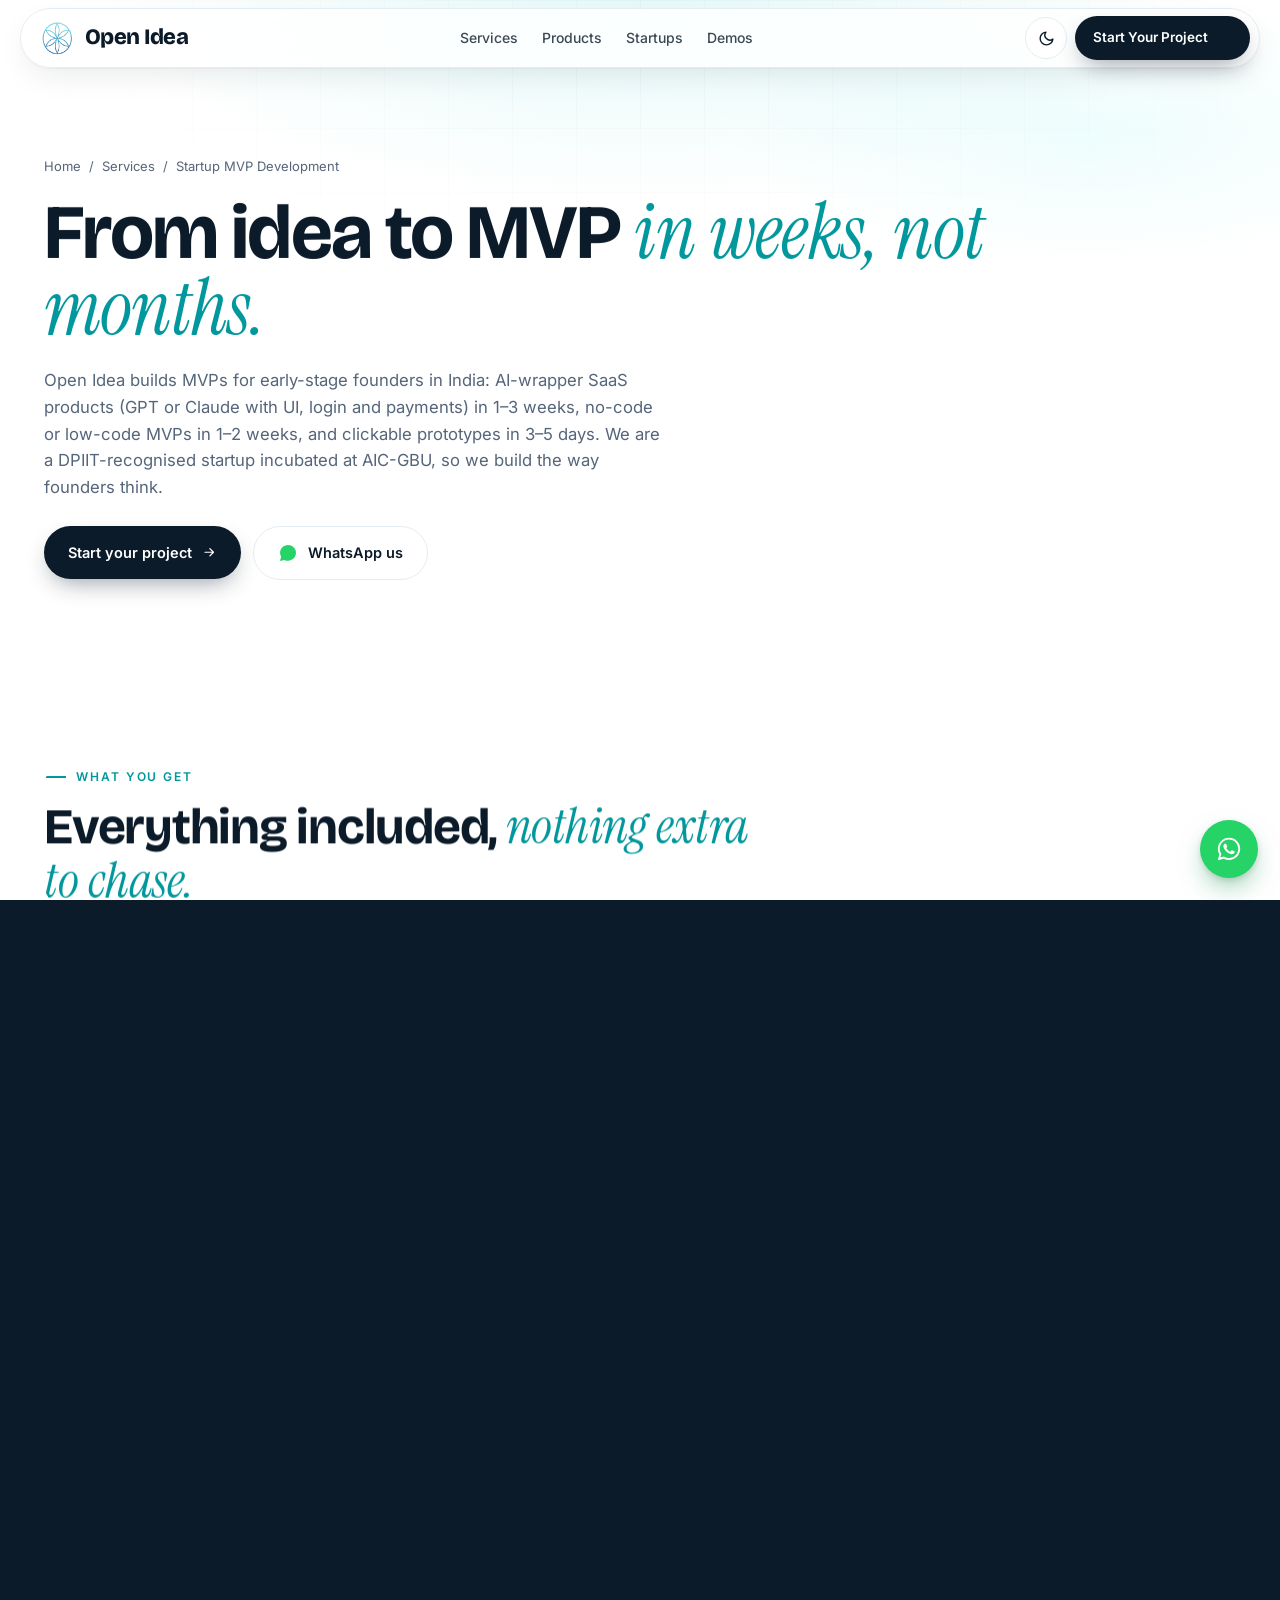
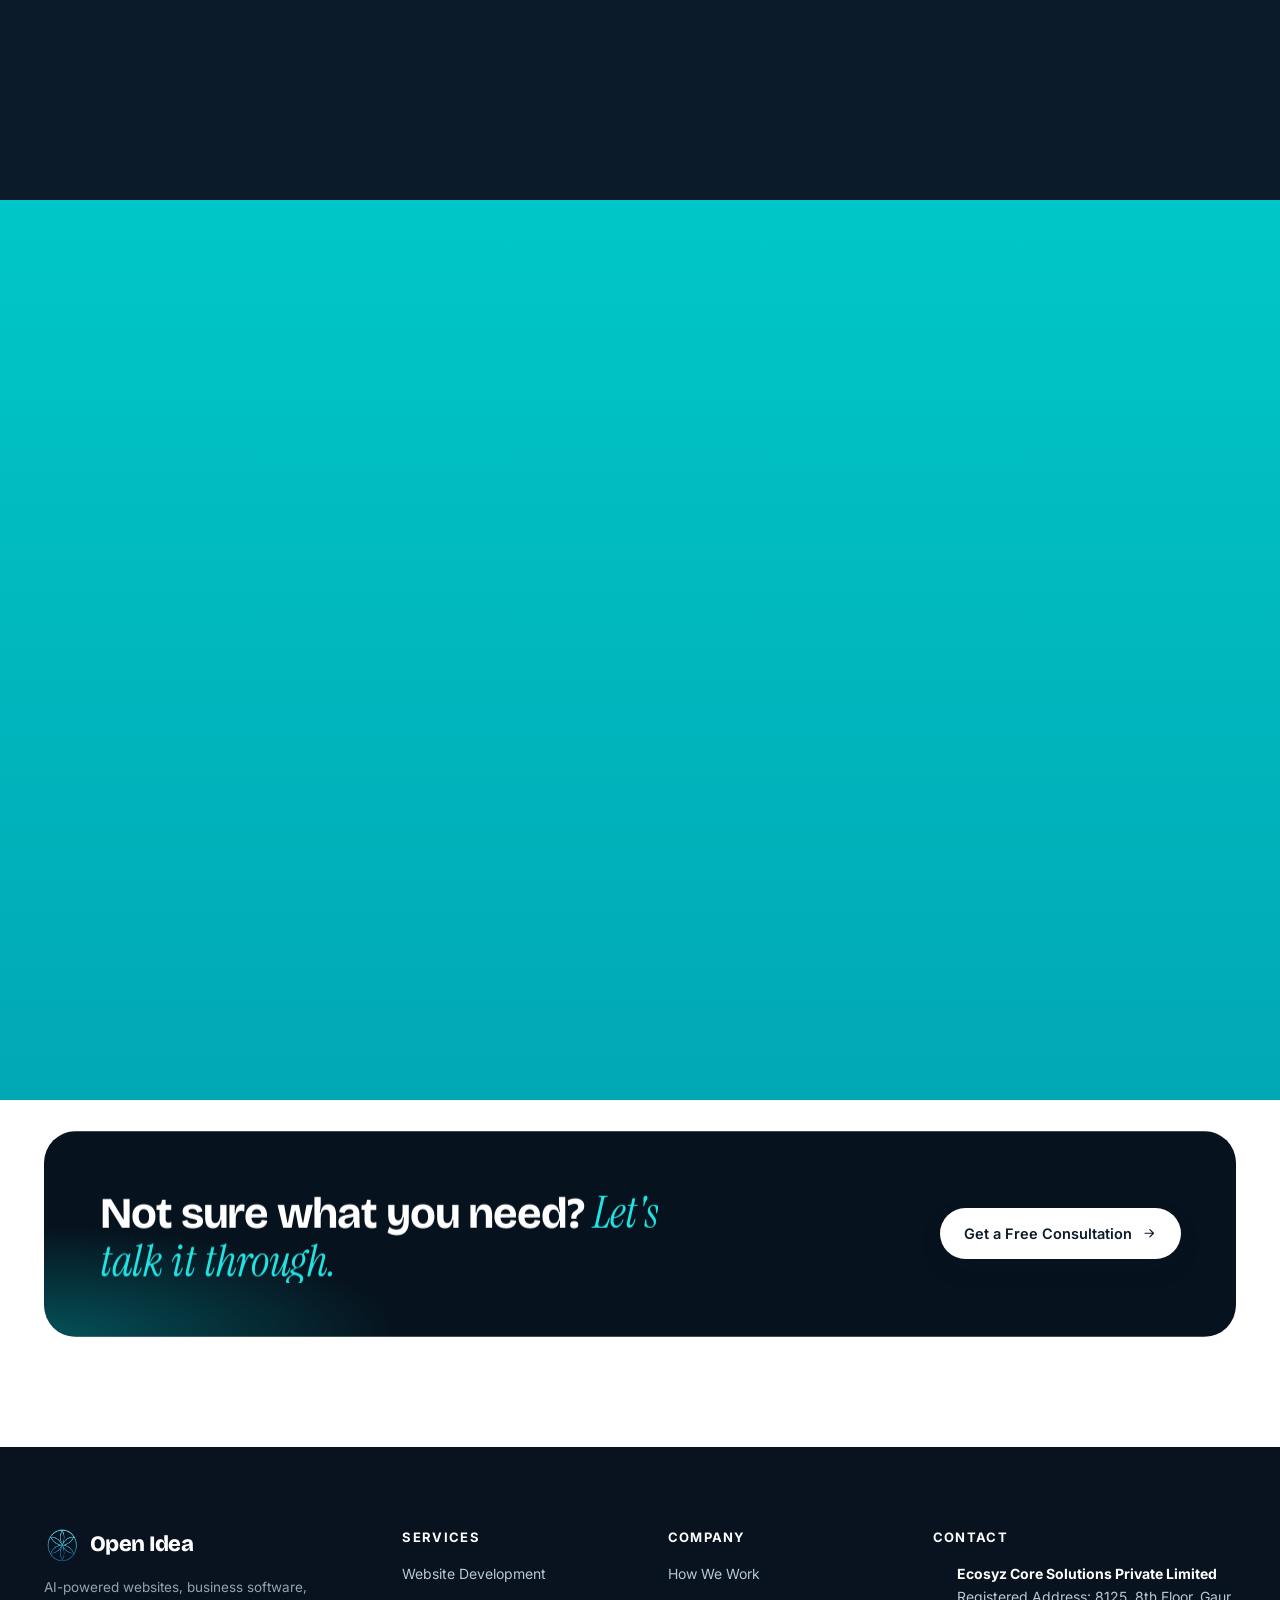
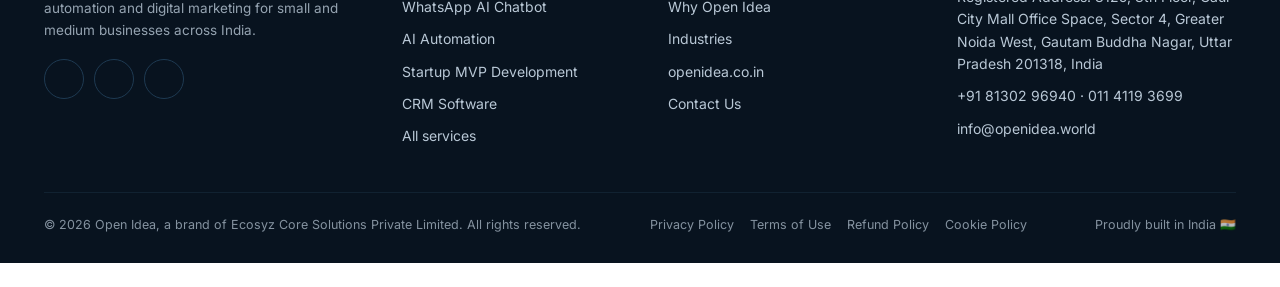
<file: mvp-development.html>
<!doctype html>
<html lang="en-IN" data-theme="light">
<head>
<meta charset="utf-8">
<meta name="viewport" content="width=device-width, initial-scale=1, viewport-fit=cover">
<title>Startup MVP Development in India: AI SaaS, Apps &amp; No-code | Open Idea</title>
<meta name="description" content="Launch your startup MVP fast: AI-wrapper SaaS in 1–3 weeks, no-code MVPs in 1–2 weeks, prototypes in 3–5 days. DPIIT-recognised, AIC-GBU incubated team.">
<meta name="keywords" content="website development company India, AI automation for business, CRM software for small business, WhatsApp AI assistant, business management software, digital marketing agency Greater Noida, Delhi NCR web development">
<meta name="theme-color" content="#ffffff">
<meta name="robots" content="index,follow">
<meta property="og:type" content="website">
<meta property="og:site_name" content="Open Idea">
<meta property="og:title" content="Startup MVP Development in India: AI SaaS, Apps &amp; No-code | Open Idea">
<meta property="og:description" content="Launch your startup MVP fast: AI-wrapper SaaS in 1–3 weeks, no-code MVPs in 1–2 weeks, prototypes in 3–5 days. DPIIT-recognised, AIC-GBU incubated team.">
<meta property="og:url" content="https://techpartner.openidea.co.in/">
<meta property="og:image" content="https://techpartner.openidea.co.in/img/og.jpg">
<meta property="og:image:secure_url" content="https://techpartner.openidea.co.in/img/og.jpg">
<meta property="og:image:type" content="image/jpeg">
<meta property="og:image:width" content="1200">
<meta property="og:image:height" content="630">
<meta property="og:image:alt" content="Open Idea: AI-powered websites, software and automation for growing businesses">
<meta name="twitter:image" content="https://techpartner.openidea.co.in/img/og.jpg">
<meta name="twitter:card" content="summary_large_image">
<meta name="twitter:site" content="@OpenIdeaOrg">
<link rel="icon" type="image/png" href="img/favicon.png">
<link rel="apple-touch-icon" href="img/logo.webp">
<script>try{var t=localStorage.getItem("oi-theme-v2");if(t)document.documentElement.dataset.theme=t}catch(e){}</script>
<link rel="preload" href="fonts/bricolage-500-800.woff2" as="font" type="font/woff2" crossorigin>
<link rel="preload" href="fonts/inter-400-700.woff2" as="font" type="font/woff2" crossorigin>
<link rel="preload" href="fonts/instrument-serif-italic.woff2" as="font" type="font/woff2" crossorigin>
<script type="application/ld+json">{"@context": "https://schema.org", "@graph": [{"@type": "ProfessionalService", "@id": "https://techpartner.openidea.co.in/#org", "name": "Open Idea", "alternateName": "Open Idea Tech Partner", "legalName": "Ecosyz Core Solutions Private Limited", "url": "https://techpartner.openidea.co.in/", "description": "Open Idea is a DPIIT-recognised, AIC-GBU incubated tech partner in Greater Noida West that builds websites, startup MVPs, business software, CRM, WhatsApp AI chatbots and AI automation for small and medium businesses and startups in India.", "email": "info@openidea.world", "telephone": "+91-8130296940", "image": "https://techpartner.openidea.co.in/img/og.jpg", "logo": "https://techpartner.openidea.co.in/img/logo.webp", "address": {"@type": "PostalAddress", "streetAddress": "8125, 8th Floor, Gaur City Mall Office Space, Sector 4", "addressLocality": "Greater Noida West", "addressRegion": "Uttar Pradesh", "postalCode": "201318", "addressCountry": "IN"}, "areaServed": [{"@type": "Country", "name": "India"}, {"@type": "City", "name": "Greater Noida"}, {"@type": "City", "name": "Noida"}, {"@type": "City", "name": "Delhi"}], "contactPoint": {"@type": "ContactPoint", "telephone": "+91-8130296940", "contactType": "sales", "availableLanguage": ["English", "Hindi"]}, "knowsAbout": ["Website development", "Startup MVP development", "WhatsApp Business API chatbots", "AI agents", "Workflow automation", "CRM software", "SEO", "Meta and Google Ads"], "hasOfferCatalog": {"@type": "OfferCatalog", "name": "Services", "itemListElement": [{"@type": "Offer", "itemOffered": {"@type": "Service", "name": "Website Development", "url": "https://techpartner.openidea.co.in/website-development.html"}}, {"@type": "Offer", "itemOffered": {"@type": "Service", "name": "WhatsApp AI Chatbot", "url": "https://techpartner.openidea.co.in/whatsapp-ai-chatbot.html"}}, {"@type": "Offer", "itemOffered": {"@type": "Service", "name": "AI Automation", "url": "https://techpartner.openidea.co.in/ai-automation.html"}}, {"@type": "Offer", "itemOffered": {"@type": "Service", "name": "Startup MVP Development", "url": "https://techpartner.openidea.co.in/mvp-development.html"}}, {"@type": "Offer", "itemOffered": {"@type": "Service", "name": "CRM Software for Small Business", "url": "https://techpartner.openidea.co.in/crm-software.html"}}, {"@type": "Offer", "itemOffered": {"@type": "Service", "name": "Digital Marketing & SEO", "url": "https://techpartner.openidea.co.in/services.html#marketing"}}, {"@type": "Offer", "itemOffered": {"@type": "Service", "name": "Branding & Design", "url": "https://techpartner.openidea.co.in/services.html#branding"}}]}, "sameAs": ["https://openidea.co.in", "https://www.linkedin.com/company/openidea-techpartner/", "https://www.instagram.com/openidea.ai_platform/", "https://x.com/OpenIdeaOrg"], "priceRange": "₹₹"}, {"@type": "WebSite", "@id": "https://techpartner.openidea.co.in/#site", "url": "https://techpartner.openidea.co.in/", "name": "Open Idea Tech Partner", "publisher": {"@id": "https://techpartner.openidea.co.in/#org"}, "inLanguage": "en-IN"}]}</script>
<link rel="stylesheet" href="css/site.min.css?v=e8a85278">
</head>
<body>
<svg width="0" height="0" style="position:absolute" aria-hidden="true">
 <defs>
  <symbol id="arrow" viewBox="0 0 24 24"><path d="M5 12h14M13 6l6 6-6 6"/></symbol>
  <symbol id="play" viewBox="0 0 24 24"><circle cx="12" cy="12" r="10"/><path d="m10 8 6 4-6 4z" fill="currentColor"/></symbol>
  <symbol id="users" viewBox="0 0 24 24"><circle cx="9" cy="8" r="4"/><path d="M2 21v-1a6 6 0 0 1 12 0v1"/><circle cx="18" cy="9" r="3"/><path d="M16 21v-1a5 5 0 0 1 7-4.5"/></symbol>
  <symbol id="layers" viewBox="0 0 24 24"><path d="m12 2 10 5-10 5L2 7z"/><path d="m2 12 10 5 10-5M2 17l10 5 10-5"/></symbol>
  <symbol id="bars" viewBox="0 0 24 24"><path d="M3 21h18"/><rect x="4" y="11" width="3" height="7"/><rect x="10.5" y="6" width="3" height="12"/><rect x="17" y="3" width="3" height="15"/></symbol>
  <symbol id="star" viewBox="0 0 24 24"><path d="m12 2 3.1 6.3 6.9 1-5 4.9 1.2 6.8L12 17.8 5.8 21l1.2-6.8-5-4.9 6.9-1z"/></symbol>
  <symbol id="rocket" viewBox="0 0 24 24"><path d="M4.5 16.5c-1.5 1.3-2 5-2 5s3.7-.5 5-2c.7-.8.7-2.1-.1-2.9a2.2 2.2 0 0 0-2.9-.1z"/><path d="m12 15-3-3a22 22 0 0 1 2-3.9A12.9 12.9 0 0 1 22 2c0 2.7-.8 7.5-6 11a22 22 0 0 1-4 2z"/></symbol>
  <symbol id="cog" viewBox="0 0 24 24"><circle cx="12" cy="12" r="3"/><path d="M12 1v3M12 20v3M4.2 4.2l2.1 2.1M17.7 17.7l2.1 2.1M1 12h3M20 12h3M4.2 19.8l2.1-2.1M17.7 6.3l2.1-2.1"/></symbol>
  <symbol id="target" viewBox="0 0 24 24"><circle cx="12" cy="12" r="10"/><circle cx="12" cy="12" r="6"/><circle cx="12" cy="12" r="2"/></symbol>
  <symbol id="phone" viewBox="0 0 24 24"><path d="M22 16.9v3a2 2 0 0 1-2.2 2 19.8 19.8 0 0 1-8.6-3.1 19.5 19.5 0 0 1-6-6A19.8 19.8 0 0 1 2.1 4.2 2 2 0 0 1 4.1 2h3a2 2 0 0 1 2 1.7c.1 1 .4 1.9.7 2.8a2 2 0 0 1-.5 2.1L8 9.9a16 16 0 0 0 6 6l1.3-1.3a2 2 0 0 1 2.1-.4c.9.3 1.8.6 2.8.7a2 2 0 0 1 1.7 2z"/></symbol>
  <symbol id="chat" viewBox="0 0 24 24"><path d="M21 12a8.5 8.5 0 0 1-12.6 7.4L3 21l1.6-5.4A8.5 8.5 0 1 1 21 12z"/></symbol>
  <symbol id="head" viewBox="0 0 24 24"><path d="M3 18v-6a9 9 0 0 1 18 0v6"/><path d="M21 19a2 2 0 0 1-2 2h-1v-6h3zM3 19a2 2 0 0 0 2 2h1v-6H3z"/></symbol>
  <symbol id="flow" viewBox="0 0 24 24"><rect x="3" y="3" width="6" height="6" rx="1"/><rect x="15" y="15" width="6" height="6" rx="1"/><path d="M6 9v4a2 2 0 0 0 2 2h7"/></symbol>
  <symbol id="doc" viewBox="0 0 24 24"><path d="M14 2H6a2 2 0 0 0-2 2v16a2 2 0 0 0 2 2h12a2 2 0 0 0 2-2V8z"/><path d="M14 2v6h6M8 13h8M8 17h5"/></symbol>
  <symbol id="money" viewBox="0 0 24 24"><circle cx="12" cy="12" r="10"/><path d="M15 9a3 3 0 0 0-3-1.5c-1.7 0-3 .9-3 2.2 0 3 6 1.6 6 4.5 0 1.3-1.3 2.3-3 2.3a3.4 3.4 0 0 1-3-1.5M12 6v1.5M12 16.5V18"/></symbol>
  <symbol id="cpu" viewBox="0 0 24 24"><rect x="5" y="5" width="14" height="14" rx="2"/><rect x="9" y="9" width="6" height="6"/><path d="M9 1v4M15 1v4M9 19v4M15 19v4M1 9h4M1 15h4M19 9h4M19 15h4"/></symbol>
  <symbol id="puzzle" viewBox="0 0 24 24"><path d="M19.4 14.6a2 2 0 1 0 0-3.2V7a1 1 0 0 0-1-1h-4.4a2 2 0 1 0-3.2 0H6.4a1 1 0 0 0-1 1v4.4a2 2 0 1 1 0 3.2V19a1 1 0 0 0 1 1h4.4a2 2 0 1 1 3.2 0h4.4a1 1 0 0 0 1-1z"/></symbol>
  <symbol id="grid" viewBox="0 0 24 24"><rect x="3" y="3" width="7" height="7" rx="1"/><rect x="14" y="3" width="7" height="7" rx="1"/><rect x="3" y="14" width="7" height="7" rx="1"/><rect x="14" y="14" width="7" height="7" rx="1"/></symbol>
  <symbol id="support" viewBox="0 0 24 24"><circle cx="12" cy="12" r="10"/><circle cx="12" cy="12" r="4"/><path d="m4.9 4.9 4.3 4.3M14.8 14.8l4.3 4.3M14.8 9.2l4.3-4.3M4.9 19.1l4.3-4.3"/></symbol>
  <symbol id="i-home" viewBox="0 0 24 24"><path d="m3 9 9-7 9 7v11a2 2 0 0 1-2 2H5a2 2 0 0 1-2-2z"/><path d="M9 22V12h6v10"/></symbol>
  <symbol id="box" viewBox="0 0 24 24"><path d="M21 8 12 3 3 8v8l9 5 9-5z"/><path d="m3 8 9 5 9-5M12 13v8"/></symbol>
  <symbol id="mail" viewBox="0 0 24 24"><rect x="2" y="4" width="20" height="16" rx="2"/><path d="m22 6-10 7L2 6"/></symbol>
  <symbol id="pin" viewBox="0 0 24 24"><path d="M21 10c0 7-9 13-9 13s-9-6-9-13a9 9 0 0 1 18 0z"/><circle cx="12" cy="10" r="3"/></symbol>
  <symbol id="send" viewBox="0 0 24 24"><path d="m22 2-7 20-4-9-9-4z"/><path d="M22 2 11 13"/></symbol>
  <symbol id="sun" viewBox="0 0 24 24"><circle cx="12" cy="12" r="4"/><path d="M12 2v2M12 20v2M4.9 4.9l1.4 1.4M17.7 17.7l1.4 1.4M2 12h2M20 12h2M4.9 19.1l1.4-1.4M17.7 6.3l1.4-1.4"/></symbol>
  <symbol id="moon" viewBox="0 0 24 24"><path d="M21 12.8A9 9 0 1 1 11.2 3a7 7 0 0 0 9.8 9.8z"/></symbol>
  <symbol id="in" viewBox="0 0 24 24"><path d="M16 8a6 6 0 0 1 6 6v7h-4v-7a2 2 0 0 0-4 0v7h-4v-7a6 6 0 0 1 6-6zM2 9h4v12H2z"/><circle cx="4" cy="4" r="2"/></symbol>
  <symbol id="ig" viewBox="0 0 24 24"><rect x="2" y="2" width="20" height="20" rx="5"/><circle cx="12" cy="12" r="4"/><circle cx="17.5" cy="6.5" r=".5" fill="currentColor"/></symbol>
  <symbol id="x" viewBox="0 0 24 24"><path d="M4 4l16 16M20 4 4 20"/></symbol>
  <symbol id="pause" viewBox="0 0 24 24"><rect x="6" y="5" width="4" height="14" rx="1" fill="currentColor"/><rect x="14" y="5" width="4" height="14" rx="1" fill="currentColor"/></symbol>
  <symbol id="web" viewBox="0 0 24 24"><rect x="2" y="4" width="20" height="16" rx="2"/><path d="M2 9h20M6 6.5h.01M9 6.5h.01"/></symbol>
  <symbol id="cal" viewBox="0 0 24 24"><rect x="3" y="4" width="18" height="18" rx="2"/><path d="M16 2v4M8 2v4M3 10h18M8 14h3"/></symbol>
  <symbol id="mega" viewBox="0 0 24 24"><path d="m3 11 15-6v14L3 13z"/><path d="M11.6 16.8a3 3 0 1 1-5.8-1.6"/></symbol>
  <symbol id="truck" viewBox="0 0 24 24"><path d="M1 3h15v13H1zM16 8h4l3 3v5h-7z"/><circle cx="5.5" cy="18.5" r="2.5"/><circle cx="18.5" cy="18.5" r="2.5"/></symbol>
  <symbol id="pen" viewBox="0 0 24 24"><path d="M12 20h9"/><path d="M16.5 3.5a2.1 2.1 0 0 1 3 3L7 19l-4 1 1-4z"/></symbol>
  <symbol id="cloud" viewBox="0 0 24 24"><path d="M18 10h-1.3A8 8 0 1 0 9 20h9a5 5 0 0 0 0-10z"/></symbol>
  <symbol id="inv" viewBox="0 0 24 24"><path d="M4 2v20l3-2 3 2 3-2 3 2 3-2 1 .7V2l-1 .7-3-2-3 2-3-2-3 2-3-2z"/><path d="M8 8h8M8 12h8M8 16h5"/></symbol>
 </defs>
</svg>
<div class="progress" id="progress" aria-hidden="true"></div>
<div class="pt" aria-hidden="true"><img src="img/logo.webp" alt=""></div>
<header id="top">
 <div class="wrap nav">
  <a href="index.html#home" class="logo" aria-label="Open Idea home"><img src="img/logo.webp" alt="Open Idea logo" width="36" height="36">Open Idea</a>
  <nav class="menu" aria-label="Main">
   <a href="services.html">Services</a><a href="products.html">Products</a><a href="index.html#startups">Startups</a><a href="index.html#demos">Demos</a>
  </nav>
  <div class="nav-r">
   <button class="tbtn" id="theme" aria-label="Switch light or dark theme"><svg class="i"><use href="index.html#moon"/></svg></button>
   <a href="index.html#contact" class="btn btn-p">Start Your Project <svg class="i"><use href="index.html#arrow"/></svg></a>
  </div>
 </div>
</header>
<main>
<section class="page-hero sp-hero">
 <div class="hero-glow" aria-hidden="true"></div><div class="hero-grid" aria-hidden="true"></div>
 <div class="wrap">
  <nav class="crumb" aria-label="Breadcrumb"><a href="index.html">Home</a><span>/</span><a href="services.html">Services</a><span>/</span><span>Startup MVP Development</span></nav>
  <h1>From idea to MVP <em>in weeks, not months.</em></h1>
  <p class="fx-sub sp-answer">Open Idea builds MVPs for early-stage founders in India: AI-wrapper SaaS products (GPT or Claude with UI, login and payments) in 1–3 weeks, no-code or low-code MVPs in 1–2 weeks, and clickable prototypes in 3–5 days. We are a DPIIT-recognised startup incubated at AIC-GBU, so we build the way founders think.</p>
  <div class="sp-cta"><a href="index.html#contact" class="btn btn-p" data-service="Startup MVP / App">Start your project <svg class="i"><use href="#arrow"/></svg></a><a href="https://wa.me/918130296940?text=Hi%20Open%20Idea%21%20I%27m%20interested%20in%20Startup%20MVP%20Development." class="btn btn-o btn-wa" target="_blank" rel="noopener" data-lead="whatsapp"><svg class="i" viewBox="0 0 32 32" aria-hidden="true" style="fill:currentColor;stroke:none"><path d="M16.04 3C9 3 3.3 8.7 3.3 15.73c0 2.25.6 4.45 1.72 6.38L3.2 28.8l6.86-1.8a12.7 12.7 0 0 0 5.98 1.52c7.03 0 12.74-5.7 12.74-12.74 0-3.4-1.33-6.6-3.73-9A12.66 12.66 0 0 0 16.04 3Zm5.8 15.42c-.32-.16-1.88-.93-2.17-1.03-.29-.11-.5-.16-.71.16-.21.32-.82 1.03-1 1.24-.18.21-.37.24-.69.08-.32-.16-1.34-.5-2.55-1.58a9.57 9.57 0 0 1-1.77-2.2c-.18-.32-.02-.49.14-.65.14-.14.32-.37.48-.56.16-.18.21-.32.32-.53.1-.21.05-.4-.03-.56-.08-.16-.71-1.71-.98-2.35-.26-.62-.52-.53-.71-.54h-.61c-.21 0-.56.08-.85.4-.29.32-1.11 1.09-1.11 2.65s1.14 3.08 1.3 3.29c.16.21 2.24 3.42 5.43 4.8 2.66 1.15 3.2.92 3.81.86.61-.06 1.88-.77 2.14-1.51.27-.74.27-1.38.19-1.51-.08-.13-.29-.21-.61-.37Z"/></svg>WhatsApp us</a></div>
 </div>
</section>
<section class="sp-sec"><div class="wrap">
 <div class="sec-head rv" style="text-align:left;margin:0 0 24px"><span class="eyebrow">What you get</span><h2>Everything included, <em>nothing extra to chase.</em></h2></div>
 <ul class="sp-get"><li class="rv"><b>AI-wrapper SaaS MVP</b><span>GPT or Claude, clean UI, auth and payments.</span></li><li class="rv"><b>No-code / low-code MVP</b><span>Bubble, FlutterFlow or Lovable when speed matters most.</span></li><li class="rv"><b>Clickable prototype</b><span>Figma to a live demo for investors and early users.</span></li><li class="rv"><b>Landing page + waitlist</b><span>Validate demand with Stripe or Razorpay pre-orders.</span></li><li class="rv"><b>MVP rescue</b><span>Fix bugs, deploy properly and get ready to scale.</span></li><li class="rv"><b>Product roadmap</b><span>A teardown and clear plan for what to build next.</span></li></ul>
</div></section>
<section class="sp-sec alt"><div class="wrap sp-two">
 <div><div class="sec-head rv" style="text-align:left;margin:0 0 20px"><span class="eyebrow">Who it's for</span><h2>Built for <em>businesses like yours.</em></h2></div>
  <ul class="sp-who"><li class="rv">First-time founders validating an idea</li><li class="rv">Startups preparing for an investor or incubator demo</li><li class="rv">Teams whose MVP is stuck, broken or not deployed</li><li class="rv">SMEs launching a new digital product</li></ul></div>
 <div><div class="sec-head rv" style="text-align:left;margin:0 0 20px"><span class="eyebrow">How it works</span><h2>Clear steps, <em>clear timelines.</em></h2></div>
  <ol class="steps"><li class="step rv" data-rv="left"><span class="n">01</span><div><h3>Scope call <small class="sp-when">Day 0–1</small></h3><p>We cut your idea to the smallest useful version.</p></div></li><li class="step rv" data-rv="left"><span class="n">02</span><div><h3>Design <small class="sp-when">3–5 days</small></h3><p>Screens and flows you can click through.</p></div></li><li class="step rv" data-rv="left"><span class="n">03</span><div><h3>Build <small class="sp-when">1–3 weeks</small></h3><p>Weekly demos while we build the MVP.</p></div></li><li class="step rv" data-rv="left"><span class="n">04</span><div><h3>Launch <small class="sp-when">Launch day</small></h3><p>Deployed, tracked and ready for real users.</p></div></li></ol></div>
</div></section>
<section class="sp-sec"><div class="wrap faq-wrap">
 <div class="sec-head rv" style="text-align:left;margin:0"><span class="eyebrow">FAQ</span><h2>Startup MVP Development, <em>answered.</em></h2><p>More questions? <a href="https://wa.me/918130296940?text=Hi%20Open%20Idea%21%20I%27m%20interested%20in%20Startup%20MVP%20Development." target="_blank" rel="noopener" data-lead="whatsapp" class="faq-wa">Ask us on WhatsApp</a>.</p></div>
 <div class="faq"><details class="rv"><summary>How long does it take to build an MVP?</summary><p>A focused AI-wrapper SaaS MVP usually takes 1–3 weeks, a no-code MVP 1–2 weeks, and a clickable prototype 3–5 days. Exact timing depends on scope, which we agree before starting.</p></details><details class="rv"><summary>Should I build my MVP with code or no-code?</summary><p>No-code is fastest for testing an idea. Code is better when you need custom AI, scale or full control. We recommend the right path on the scope call.</p></details><details class="rv"><summary>Do you sign an NDA?</summary><p>Yes. We are happy to sign an NDA before you share your idea, and the code belongs to you.</p></details><details class="rv"><summary>Can you help after launch?</summary><p>Yes. We help with fixes, new features, analytics and scaling as you grow.</p></details></div>
</div></section>
<section class="sp-sec" style="padding-top:0"><div class="wrap"><div class="sp-more rv"><span>Also from Open Idea</span><a href="website-development.html">Website Development</a><a href="whatsapp-ai-chatbot.html">WhatsApp AI Chatbot</a><a href="ai-automation.html">AI Automation</a><a href="crm-software.html">CRM Software for Small Business</a><a href="services.html">All 75+ services</a></div></div></section>
<section style="padding-top:0">
 <div class="wrap"><div class="cta-band rv" data-rv="scale">
  <h2>Not sure what you need? <em>Let's talk it through.</em></h2>
  <a href="index.html#contact" class="btn btn-p">Get a Free Consultation <svg class="i"><use href="#arrow"/></svg></a>
 </div></div>
</section>
<script type="application/ld+json">{"@context": "https://schema.org", "@graph": [{"@type": "Service", "@id": "https://techpartner.openidea.co.in/mvp-development.html#service", "name": "Startup MVP Development", "serviceType": "Startup MVP Development", "description": "Open Idea builds MVPs for early-stage founders in India: AI-wrapper SaaS products (GPT or Claude with UI, login and payments) in 1–3 weeks, no-code or low-code MVPs in 1–2 weeks, and clickable prototypes in 3–5 days. We are a DPIIT-recognised startup incubated at AIC-GBU, so we build the way founders think.", "url": "https://techpartner.openidea.co.in/mvp-development.html", "provider": {"@id": "https://techpartner.openidea.co.in/#org"}, "areaServed": [{"@type": "Country", "name": "India"}, {"@type": "City", "name": "Greater Noida"}, {"@type": "City", "name": "Noida"}]}, {"@type": "FAQPage", "mainEntity": [{"@type": "Question", "name": "How long does it take to build an MVP?", "acceptedAnswer": {"@type": "Answer", "text": "A focused AI-wrapper SaaS MVP usually takes 1–3 weeks, a no-code MVP 1–2 weeks, and a clickable prototype 3–5 days. Exact timing depends on scope, which we agree before starting."}}, {"@type": "Question", "name": "Should I build my MVP with code or no-code?", "acceptedAnswer": {"@type": "Answer", "text": "No-code is fastest for testing an idea. Code is better when you need custom AI, scale or full control. We recommend the right path on the scope call."}}, {"@type": "Question", "name": "Do you sign an NDA?", "acceptedAnswer": {"@type": "Answer", "text": "Yes. We are happy to sign an NDA before you share your idea, and the code belongs to you."}}, {"@type": "Question", "name": "Can you help after launch?", "acceptedAnswer": {"@type": "Answer", "text": "Yes. We help with fixes, new features, analytics and scaling as you grow."}}]}, {"@type": "BreadcrumbList", "itemListElement": [{"@type": "ListItem", "position": 1, "name": "Home", "item": "https://techpartner.openidea.co.in/"}, {"@type": "ListItem", "position": 2, "name": "Services", "item": "https://techpartner.openidea.co.in/services.html"}, {"@type": "ListItem", "position": 3, "name": "Startup MVP Development", "item": "https://techpartner.openidea.co.in/mvp-development.html"}]}]}</script>
</main>
<footer>
 <div class="wrap">
  <div class="f-grid">
   <div class="f-brand">
    <a href="index.html#home" class="logo"><img src="img/logo.webp" alt="" width="36" height="36" loading="lazy">Open Idea</a>
    <p>AI-powered websites, business software, automation and digital marketing for small and medium businesses across India.</p>
    <div class="soc">
     <a href="https://www.linkedin.com/company/openidea-techpartner/" target="_blank" rel="noopener" aria-label="LinkedIn"><svg class="i"><use href="index.html#in"/></svg></a>
     <a href="https://www.instagram.com/openidea.ai_platform/" target="_blank" rel="noopener" aria-label="Instagram"><svg class="i"><use href="index.html#ig"/></svg></a>
     <a href="https://x.com/OpenIdeaOrg" target="_blank" rel="noopener" aria-label="X (Twitter)"><svg class="i"><use href="index.html#x"/></svg></a>
    </div>
   </div>
   <div>
    <h4>Services</h4>
    <ul><li><a href="website-development.html">Website Development</a></li><li><a href="whatsapp-ai-chatbot.html">WhatsApp AI Chatbot</a></li><li><a href="ai-automation.html">AI Automation</a></li><li><a href="mvp-development.html">Startup MVP Development</a></li><li><a href="crm-software.html">CRM Software</a></li><li><a href="services.html">All services</a></li></ul>
   </div>
   <div>
    <h4>Company</h4>
    <ul><li><a href="index.html#process">How We Work</a></li><li><a href="index.html#why">Why Open Idea</a></li><li><a href="index.html#industries">Industries</a></li><li><a href="https://openidea.co.in" target="_blank" rel="noopener">openidea.co.in</a></li><li><a href="index.html#contact">Contact Us</a></li></ul>
   </div>
   <div class="f-contact-col">
    <h4>Contact</h4>
    <ul class="f-contact">
     <li><svg class="i"><use href="index.html#pin"/></svg><span><b style="color:#fff">Ecosyz Core Solutions Private Limited</b><br>Registered Address: 8125, 8th Floor, Gaur City Mall Office Space, Sector 4, Greater Noida West, Gautam Buddha Nagar, Uttar Pradesh 201318, India</span></li>
     <li><svg class="i"><use href="index.html#phone"/></svg><span><a href="tel:+918130296940">+91 81302 96940</a> · <a href="tel:+911141193699">011 4119 3699</a></span></li>
     <li><svg class="i"><use href="index.html#mail"/></svg><a href="mailto:info@openidea.world">info@openidea.world</a></li>
    </ul>
   </div>
  </div>
  <div class="f-bot"><span>© 2026 Open Idea, a brand of Ecosyz Core Solutions Private Limited. All rights reserved.</span><span class="f-legal"><a href="https://openidea.co.in/privacy">Privacy Policy</a><a href="https://openidea.co.in/terms">Terms of Use</a><a href="https://openidea.co.in/refund-policy">Refund Policy</a><a href="https://openidea.co.in/cookies">Cookie Policy</a></span><span>Proudly built in India 🇮🇳</span></div>
 </div>
</footer>
<a class="wa-fab" href="https://wa.me/918130296940?text=Hi%20Open%20Idea!%20I%27d%20like%20to%20know%20more%20about%20your%20services." target="_blank" rel="noopener" aria-label="Chat with Open Idea on WhatsApp"><svg class="wa-ico" viewBox="0 0 32 32" aria-hidden="true"><path fill="currentColor" d="M16.04 3C9 3 3.3 8.7 3.3 15.73c0 2.25.6 4.45 1.72 6.38L3.2 28.8l6.86-1.8a12.7 12.7 0 0 0 5.98 1.52h.01c7.03 0 12.74-5.7 12.74-12.74 0-3.4-1.33-6.6-3.73-9A12.66 12.66 0 0 0 16.04 3Zm0 23.36h-.01a10.6 10.6 0 0 1-5.4-1.48l-.39-.23-4.07 1.07 1.09-3.97-.25-.41a10.56 10.56 0 0 1-1.62-5.62c0-5.84 4.75-10.6 10.6-10.6 2.83 0 5.49 1.1 7.49 3.11a10.5 10.5 0 0 1 3.1 7.49c0 5.85-4.75 10.6-10.54 10.6Zm5.8-7.94c-.32-.16-1.88-.93-2.17-1.03-.29-.11-.5-.16-.71.16-.21.32-.82 1.03-1 1.24-.18.21-.37.24-.69.08-.32-.16-1.34-.5-2.55-1.58a9.57 9.57 0 0 1-1.77-2.2c-.18-.32-.02-.49.14-.65.14-.14.32-.37.48-.56.16-.18.21-.32.32-.53.1-.21.05-.4-.03-.56-.08-.16-.71-1.71-.98-2.35-.26-.62-.52-.53-.71-.54h-.61c-.21 0-.56.08-.85.4-.29.32-1.11 1.09-1.11 2.65s1.14 3.08 1.3 3.29c.16.21 2.24 3.42 5.43 4.8.76.33 1.35.52 1.81.67.76.24 1.45.21 2 .13.61-.09 1.88-.77 2.14-1.51.27-.74.27-1.38.19-1.51-.08-.13-.29-.21-.61-.37Z"/></svg><span class="wa-txt">Chat on WhatsApp</span></a>
<nav class="appbar" id="appbar" aria-label="Quick actions">
 <a href="index.html#home" class="on"><svg class="i"><use href="#i-home"/></svg>Home</a>
 <a href="index.html#services"><svg class="i"><use href="index.html#grid"/></svg>Services</a>
 <a href="index.html#contact" class="mid" aria-label="Send enquiry"><span><svg class="i"><use href="index.html#chat"/></svg></span>Enquire</a>
 <a href="index.html#products"><svg class="i"><use href="index.html#box"/></svg>Products</a>
 <a href="tel:+918130296940"><svg class="i"><use href="index.html#phone"/></svg>Call</a>
</nav>
<script src="js/site.js" defer></script>
</body>
</html>
</file>
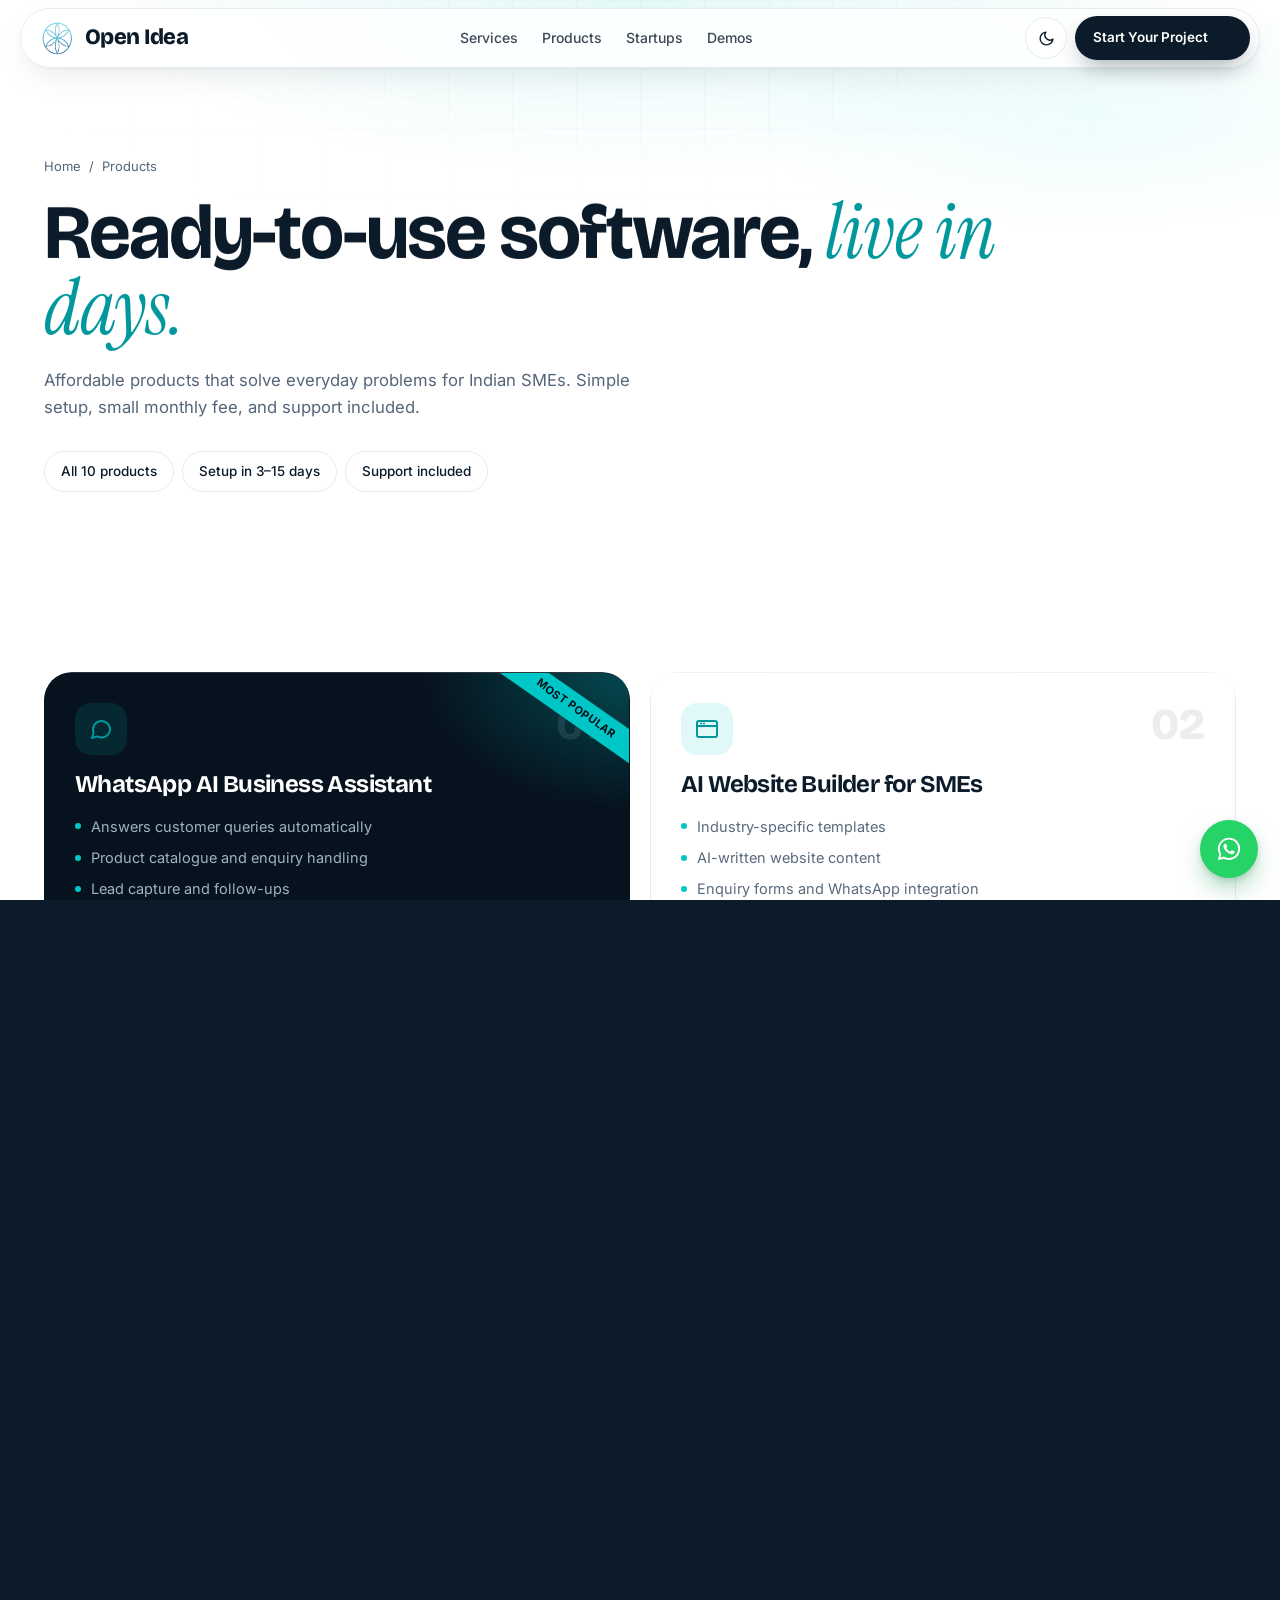
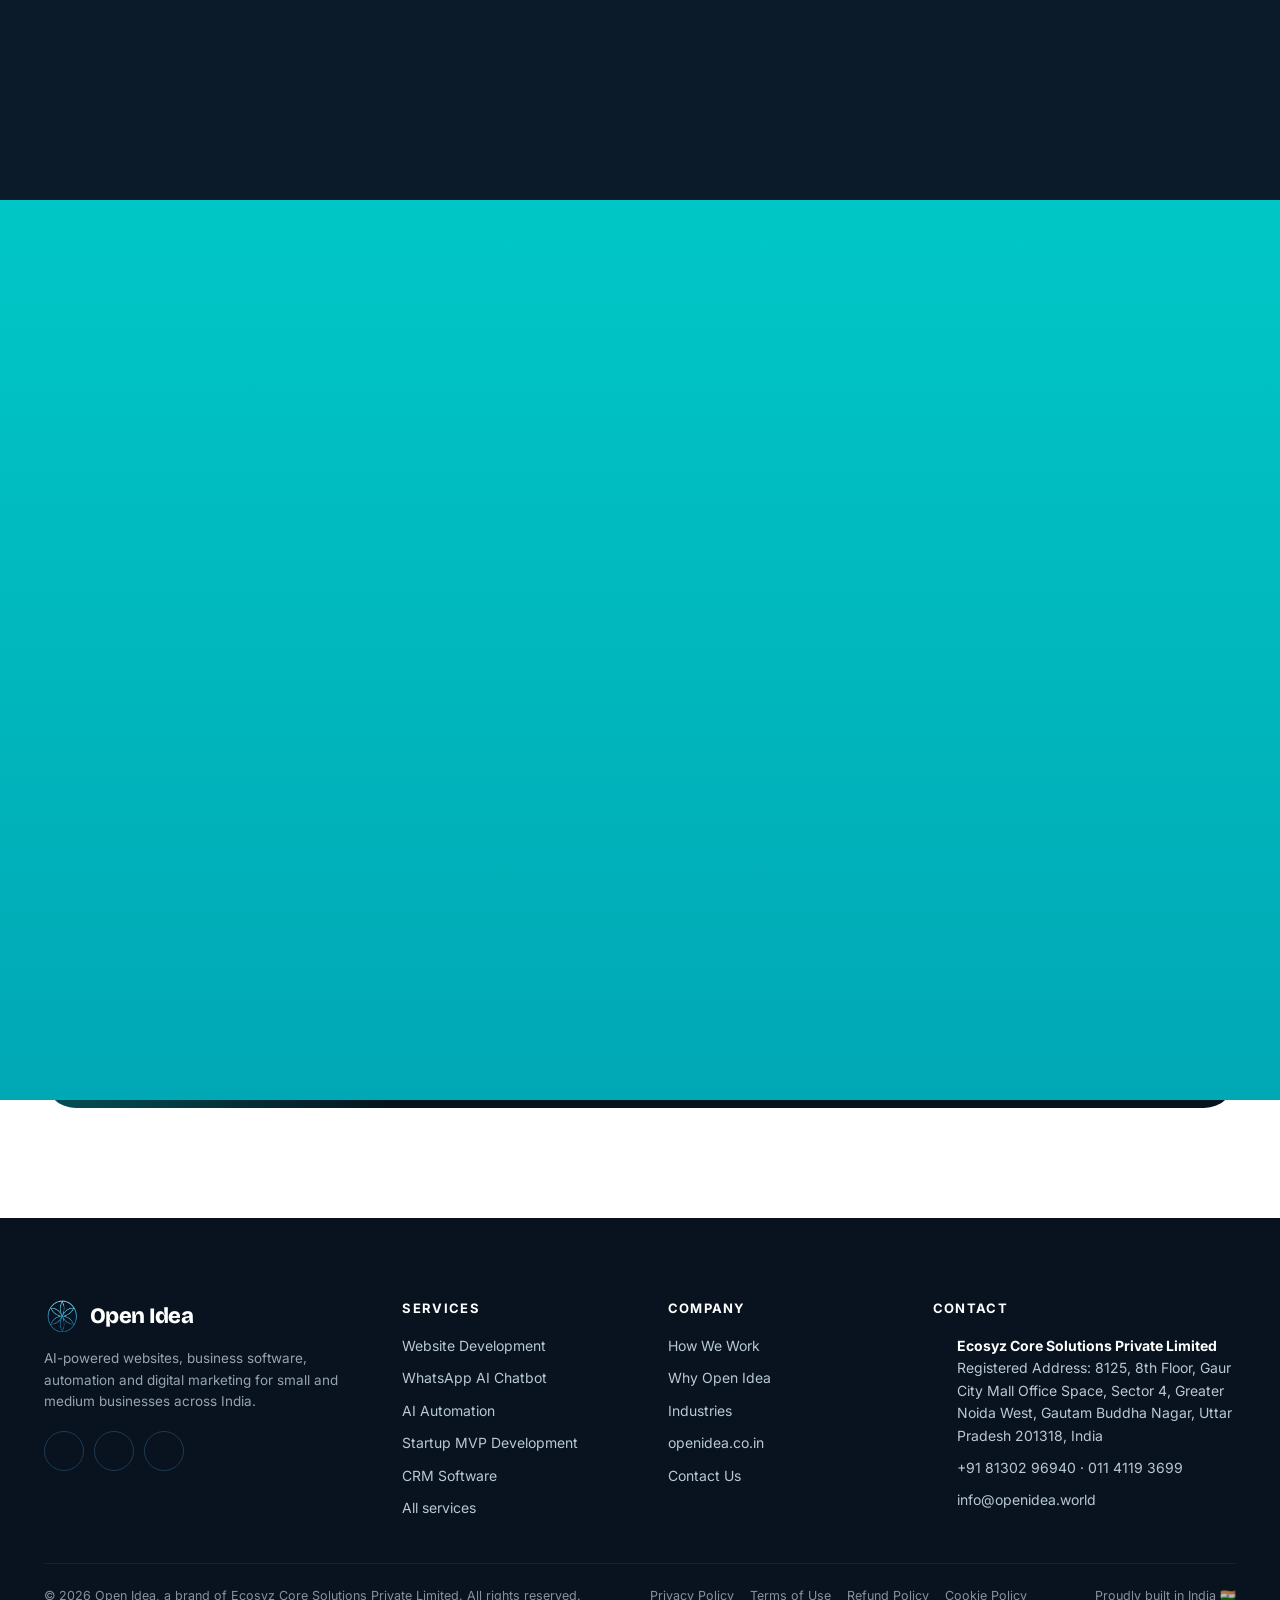
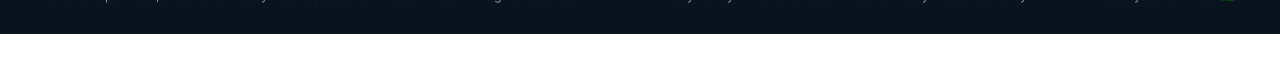
<file: products.html>
<!doctype html>
<html lang="en-IN" data-theme="light">
<head>
<meta charset="utf-8">
<meta name="viewport" content="width=device-width, initial-scale=1, viewport-fit=cover">
<title>Products | Open Idea: WhatsApp AI, CRM, Billing &amp; More for SMEs</title>
<meta name="description" content="Ready-to-deploy business products for Indian SMEs: WhatsApp AI assistant, AI website builder, CRM, billing, booking, inventory and more.">
<meta name="keywords" content="website development company India, AI automation for business, CRM software for small business, WhatsApp AI assistant, business management software, digital marketing agency Greater Noida, Delhi NCR web development">
<meta name="theme-color" content="#ffffff">
<meta name="robots" content="index,follow">
<meta property="og:type" content="website">
<meta property="og:site_name" content="Open Idea">
<meta property="og:title" content="Products | Open Idea: WhatsApp AI, CRM, Billing &amp; More for SMEs">
<meta property="og:description" content="Ready-to-deploy business products for Indian SMEs: WhatsApp AI assistant, AI website builder, CRM, billing, booking, inventory and more.">
<meta property="og:url" content="https://techpartner.openidea.co.in/">
<meta property="og:image" content="https://techpartner.openidea.co.in/img/og.jpg">
<meta property="og:image:secure_url" content="https://techpartner.openidea.co.in/img/og.jpg">
<meta property="og:image:type" content="image/jpeg">
<meta property="og:image:width" content="1200">
<meta property="og:image:height" content="630">
<meta property="og:image:alt" content="Open Idea: AI-powered websites, software and automation for growing businesses">
<meta name="twitter:image" content="https://techpartner.openidea.co.in/img/og.jpg">
<meta name="twitter:card" content="summary_large_image">
<meta name="twitter:site" content="@OpenIdeaOrg">
<link rel="icon" type="image/png" href="img/favicon.png">
<link rel="apple-touch-icon" href="img/logo.webp">
<script>try{var t=localStorage.getItem("oi-theme-v2");if(t)document.documentElement.dataset.theme=t}catch(e){}</script>
<link rel="preload" href="fonts/bricolage-500-800.woff2" as="font" type="font/woff2" crossorigin>
<link rel="preload" href="fonts/inter-400-700.woff2" as="font" type="font/woff2" crossorigin>
<link rel="preload" href="fonts/instrument-serif-italic.woff2" as="font" type="font/woff2" crossorigin>
<script type="application/ld+json">{"@context": "https://schema.org", "@graph": [{"@type": "ProfessionalService", "@id": "https://techpartner.openidea.co.in/#org", "name": "Open Idea", "alternateName": "Open Idea Tech Partner", "legalName": "Ecosyz Core Solutions Private Limited", "url": "https://techpartner.openidea.co.in/", "description": "Open Idea is a DPIIT-recognised, AIC-GBU incubated tech partner in Greater Noida West that builds websites, startup MVPs, business software, CRM, WhatsApp AI chatbots and AI automation for small and medium businesses and startups in India.", "email": "info@openidea.world", "telephone": "+91-8130296940", "image": "https://techpartner.openidea.co.in/img/og.jpg", "logo": "https://techpartner.openidea.co.in/img/logo.webp", "address": {"@type": "PostalAddress", "streetAddress": "8125, 8th Floor, Gaur City Mall Office Space, Sector 4", "addressLocality": "Greater Noida West", "addressRegion": "Uttar Pradesh", "postalCode": "201318", "addressCountry": "IN"}, "areaServed": [{"@type": "Country", "name": "India"}, {"@type": "City", "name": "Greater Noida"}, {"@type": "City", "name": "Noida"}, {"@type": "City", "name": "Delhi"}], "contactPoint": {"@type": "ContactPoint", "telephone": "+91-8130296940", "contactType": "sales", "availableLanguage": ["English", "Hindi"]}, "knowsAbout": ["Website development", "Startup MVP development", "WhatsApp Business API chatbots", "AI agents", "Workflow automation", "CRM software", "SEO", "Meta and Google Ads"], "hasOfferCatalog": {"@type": "OfferCatalog", "name": "Services", "itemListElement": [{"@type": "Offer", "itemOffered": {"@type": "Service", "name": "Website Development", "url": "https://techpartner.openidea.co.in/website-development.html"}}, {"@type": "Offer", "itemOffered": {"@type": "Service", "name": "WhatsApp AI Chatbot", "url": "https://techpartner.openidea.co.in/whatsapp-ai-chatbot.html"}}, {"@type": "Offer", "itemOffered": {"@type": "Service", "name": "AI Automation", "url": "https://techpartner.openidea.co.in/ai-automation.html"}}, {"@type": "Offer", "itemOffered": {"@type": "Service", "name": "Startup MVP Development", "url": "https://techpartner.openidea.co.in/mvp-development.html"}}, {"@type": "Offer", "itemOffered": {"@type": "Service", "name": "CRM Software for Small Business", "url": "https://techpartner.openidea.co.in/crm-software.html"}}, {"@type": "Offer", "itemOffered": {"@type": "Service", "name": "Digital Marketing & SEO", "url": "https://techpartner.openidea.co.in/services.html#marketing"}}, {"@type": "Offer", "itemOffered": {"@type": "Service", "name": "Branding & Design", "url": "https://techpartner.openidea.co.in/services.html#branding"}}]}, "sameAs": ["https://openidea.co.in", "https://www.linkedin.com/company/openidea-techpartner/", "https://www.instagram.com/openidea.ai_platform/", "https://x.com/OpenIdeaOrg"], "priceRange": "₹₹"}, {"@type": "WebSite", "@id": "https://techpartner.openidea.co.in/#site", "url": "https://techpartner.openidea.co.in/", "name": "Open Idea Tech Partner", "publisher": {"@id": "https://techpartner.openidea.co.in/#org"}, "inLanguage": "en-IN"}]}</script>
<link rel="stylesheet" href="css/site.min.css?v=e8a85278">
</head>
<body>
<svg width="0" height="0" style="position:absolute" aria-hidden="true">
 <defs>
  <symbol id="arrow" viewBox="0 0 24 24"><path d="M5 12h14M13 6l6 6-6 6"/></symbol>
  <symbol id="play" viewBox="0 0 24 24"><circle cx="12" cy="12" r="10"/><path d="m10 8 6 4-6 4z" fill="currentColor"/></symbol>
  <symbol id="users" viewBox="0 0 24 24"><circle cx="9" cy="8" r="4"/><path d="M2 21v-1a6 6 0 0 1 12 0v1"/><circle cx="18" cy="9" r="3"/><path d="M16 21v-1a5 5 0 0 1 7-4.5"/></symbol>
  <symbol id="layers" viewBox="0 0 24 24"><path d="m12 2 10 5-10 5L2 7z"/><path d="m2 12 10 5 10-5M2 17l10 5 10-5"/></symbol>
  <symbol id="bars" viewBox="0 0 24 24"><path d="M3 21h18"/><rect x="4" y="11" width="3" height="7"/><rect x="10.5" y="6" width="3" height="12"/><rect x="17" y="3" width="3" height="15"/></symbol>
  <symbol id="star" viewBox="0 0 24 24"><path d="m12 2 3.1 6.3 6.9 1-5 4.9 1.2 6.8L12 17.8 5.8 21l1.2-6.8-5-4.9 6.9-1z"/></symbol>
  <symbol id="rocket" viewBox="0 0 24 24"><path d="M4.5 16.5c-1.5 1.3-2 5-2 5s3.7-.5 5-2c.7-.8.7-2.1-.1-2.9a2.2 2.2 0 0 0-2.9-.1z"/><path d="m12 15-3-3a22 22 0 0 1 2-3.9A12.9 12.9 0 0 1 22 2c0 2.7-.8 7.5-6 11a22 22 0 0 1-4 2z"/></symbol>
  <symbol id="cog" viewBox="0 0 24 24"><circle cx="12" cy="12" r="3"/><path d="M12 1v3M12 20v3M4.2 4.2l2.1 2.1M17.7 17.7l2.1 2.1M1 12h3M20 12h3M4.2 19.8l2.1-2.1M17.7 6.3l2.1-2.1"/></symbol>
  <symbol id="target" viewBox="0 0 24 24"><circle cx="12" cy="12" r="10"/><circle cx="12" cy="12" r="6"/><circle cx="12" cy="12" r="2"/></symbol>
  <symbol id="phone" viewBox="0 0 24 24"><path d="M22 16.9v3a2 2 0 0 1-2.2 2 19.8 19.8 0 0 1-8.6-3.1 19.5 19.5 0 0 1-6-6A19.8 19.8 0 0 1 2.1 4.2 2 2 0 0 1 4.1 2h3a2 2 0 0 1 2 1.7c.1 1 .4 1.9.7 2.8a2 2 0 0 1-.5 2.1L8 9.9a16 16 0 0 0 6 6l1.3-1.3a2 2 0 0 1 2.1-.4c.9.3 1.8.6 2.8.7a2 2 0 0 1 1.7 2z"/></symbol>
  <symbol id="chat" viewBox="0 0 24 24"><path d="M21 12a8.5 8.5 0 0 1-12.6 7.4L3 21l1.6-5.4A8.5 8.5 0 1 1 21 12z"/></symbol>
  <symbol id="head" viewBox="0 0 24 24"><path d="M3 18v-6a9 9 0 0 1 18 0v6"/><path d="M21 19a2 2 0 0 1-2 2h-1v-6h3zM3 19a2 2 0 0 0 2 2h1v-6H3z"/></symbol>
  <symbol id="flow" viewBox="0 0 24 24"><rect x="3" y="3" width="6" height="6" rx="1"/><rect x="15" y="15" width="6" height="6" rx="1"/><path d="M6 9v4a2 2 0 0 0 2 2h7"/></symbol>
  <symbol id="doc" viewBox="0 0 24 24"><path d="M14 2H6a2 2 0 0 0-2 2v16a2 2 0 0 0 2 2h12a2 2 0 0 0 2-2V8z"/><path d="M14 2v6h6M8 13h8M8 17h5"/></symbol>
  <symbol id="money" viewBox="0 0 24 24"><circle cx="12" cy="12" r="10"/><path d="M15 9a3 3 0 0 0-3-1.5c-1.7 0-3 .9-3 2.2 0 3 6 1.6 6 4.5 0 1.3-1.3 2.3-3 2.3a3.4 3.4 0 0 1-3-1.5M12 6v1.5M12 16.5V18"/></symbol>
  <symbol id="cpu" viewBox="0 0 24 24"><rect x="5" y="5" width="14" height="14" rx="2"/><rect x="9" y="9" width="6" height="6"/><path d="M9 1v4M15 1v4M9 19v4M15 19v4M1 9h4M1 15h4M19 9h4M19 15h4"/></symbol>
  <symbol id="puzzle" viewBox="0 0 24 24"><path d="M19.4 14.6a2 2 0 1 0 0-3.2V7a1 1 0 0 0-1-1h-4.4a2 2 0 1 0-3.2 0H6.4a1 1 0 0 0-1 1v4.4a2 2 0 1 1 0 3.2V19a1 1 0 0 0 1 1h4.4a2 2 0 1 1 3.2 0h4.4a1 1 0 0 0 1-1z"/></symbol>
  <symbol id="grid" viewBox="0 0 24 24"><rect x="3" y="3" width="7" height="7" rx="1"/><rect x="14" y="3" width="7" height="7" rx="1"/><rect x="3" y="14" width="7" height="7" rx="1"/><rect x="14" y="14" width="7" height="7" rx="1"/></symbol>
  <symbol id="support" viewBox="0 0 24 24"><circle cx="12" cy="12" r="10"/><circle cx="12" cy="12" r="4"/><path d="m4.9 4.9 4.3 4.3M14.8 14.8l4.3 4.3M14.8 9.2l4.3-4.3M4.9 19.1l4.3-4.3"/></symbol>
  <symbol id="i-home" viewBox="0 0 24 24"><path d="m3 9 9-7 9 7v11a2 2 0 0 1-2 2H5a2 2 0 0 1-2-2z"/><path d="M9 22V12h6v10"/></symbol>
  <symbol id="box" viewBox="0 0 24 24"><path d="M21 8 12 3 3 8v8l9 5 9-5z"/><path d="m3 8 9 5 9-5M12 13v8"/></symbol>
  <symbol id="mail" viewBox="0 0 24 24"><rect x="2" y="4" width="20" height="16" rx="2"/><path d="m22 6-10 7L2 6"/></symbol>
  <symbol id="pin" viewBox="0 0 24 24"><path d="M21 10c0 7-9 13-9 13s-9-6-9-13a9 9 0 0 1 18 0z"/><circle cx="12" cy="10" r="3"/></symbol>
  <symbol id="send" viewBox="0 0 24 24"><path d="m22 2-7 20-4-9-9-4z"/><path d="M22 2 11 13"/></symbol>
  <symbol id="sun" viewBox="0 0 24 24"><circle cx="12" cy="12" r="4"/><path d="M12 2v2M12 20v2M4.9 4.9l1.4 1.4M17.7 17.7l1.4 1.4M2 12h2M20 12h2M4.9 19.1l1.4-1.4M17.7 6.3l1.4-1.4"/></symbol>
  <symbol id="moon" viewBox="0 0 24 24"><path d="M21 12.8A9 9 0 1 1 11.2 3a7 7 0 0 0 9.8 9.8z"/></symbol>
  <symbol id="in" viewBox="0 0 24 24"><path d="M16 8a6 6 0 0 1 6 6v7h-4v-7a2 2 0 0 0-4 0v7h-4v-7a6 6 0 0 1 6-6zM2 9h4v12H2z"/><circle cx="4" cy="4" r="2"/></symbol>
  <symbol id="ig" viewBox="0 0 24 24"><rect x="2" y="2" width="20" height="20" rx="5"/><circle cx="12" cy="12" r="4"/><circle cx="17.5" cy="6.5" r=".5" fill="currentColor"/></symbol>
  <symbol id="x" viewBox="0 0 24 24"><path d="M4 4l16 16M20 4 4 20"/></symbol>
  <symbol id="pause" viewBox="0 0 24 24"><rect x="6" y="5" width="4" height="14" rx="1" fill="currentColor"/><rect x="14" y="5" width="4" height="14" rx="1" fill="currentColor"/></symbol>
  <symbol id="web" viewBox="0 0 24 24"><rect x="2" y="4" width="20" height="16" rx="2"/><path d="M2 9h20M6 6.5h.01M9 6.5h.01"/></symbol>
  <symbol id="cal" viewBox="0 0 24 24"><rect x="3" y="4" width="18" height="18" rx="2"/><path d="M16 2v4M8 2v4M3 10h18M8 14h3"/></symbol>
  <symbol id="mega" viewBox="0 0 24 24"><path d="m3 11 15-6v14L3 13z"/><path d="M11.6 16.8a3 3 0 1 1-5.8-1.6"/></symbol>
  <symbol id="truck" viewBox="0 0 24 24"><path d="M1 3h15v13H1zM16 8h4l3 3v5h-7z"/><circle cx="5.5" cy="18.5" r="2.5"/><circle cx="18.5" cy="18.5" r="2.5"/></symbol>
  <symbol id="pen" viewBox="0 0 24 24"><path d="M12 20h9"/><path d="M16.5 3.5a2.1 2.1 0 0 1 3 3L7 19l-4 1 1-4z"/></symbol>
  <symbol id="cloud" viewBox="0 0 24 24"><path d="M18 10h-1.3A8 8 0 1 0 9 20h9a5 5 0 0 0 0-10z"/></symbol>
  <symbol id="inv" viewBox="0 0 24 24"><path d="M4 2v20l3-2 3 2 3-2 3 2 3-2 1 .7V2l-1 .7-3-2-3 2-3-2-3 2-3-2z"/><path d="M8 8h8M8 12h8M8 16h5"/></symbol>
 </defs>
</svg>
<div class="progress" id="progress" aria-hidden="true"></div>
<div class="pt" aria-hidden="true"><img src="img/logo.webp" alt=""></div>
<header id="top">
 <div class="wrap nav">
  <a href="index.html#home" class="logo" aria-label="Open Idea home"><img src="img/logo.webp" alt="Open Idea logo" width="36" height="36">Open Idea</a>
  <nav class="menu" aria-label="Main">
   <a href="services.html">Services</a><a href="products.html">Products</a><a href="index.html#startups">Startups</a><a href="index.html#demos">Demos</a>
  </nav>
  <div class="nav-r">
   <button class="tbtn" id="theme" aria-label="Switch light or dark theme"><svg class="i"><use href="index.html#moon"/></svg></button>
   <a href="index.html#contact" class="btn btn-p">Start Your Project <svg class="i"><use href="index.html#arrow"/></svg></a>
  </div>
 </div>
</header>
<main>
<section class="page-hero">
 <div class="hero-glow" aria-hidden="true"></div><div class="hero-grid" aria-hidden="true"></div>
 <div class="wrap">
  <nav class="crumb" aria-label="Breadcrumb"><a href="index.html">Home</a><span>/</span><span>Products</span></nav>
  <h1>Ready-to-use software, <em>live in days.</em></h1>
  <p class="fx-sub">Affordable products that solve everyday problems for Indian SMEs. Simple setup, small monthly fee, and support included.</p>
  <div class="chips"><a href="#all">All 10 products</a><a href="#all">Setup in 3–15 days</a><a href="#all">Support included</a></div>
 </div>
</section>
<section id="all"><div class="wrap"><div class="pgrid"><article class="prod hot rv" data-rv="scale"><span class="ribbon">MOST POPULAR</span>
   <div class="prod-top"><span class="ico"><svg class="i"><use href="#chat"/></svg></span><span class="no">01</span></div>
   <h3>WhatsApp AI Business Assistant</h3><ul><li>Answers customer queries automatically</li><li>Product catalogue and enquiry handling</li><li>Lead capture and follow-ups</li></ul>
   <div class="prod-meta"><span class="live">Live in 5–7 days</span><a class="quote" href="https://wa.me/918130296940?text=Hi%20Open%20Idea%21%20I%27d%20like%20a%20quote%20for%20WhatsApp%20AI%20Business%20Assistant." target="_blank" rel="noopener" data-lead="whatsapp">Get a quote <svg class="i"><use href="#arrow"/></svg></a></div>
  </article>
<article class="prod rv">
   <div class="prod-top"><span class="ico"><svg class="i"><use href="#web"/></svg></span><span class="no">02</span></div>
   <h3>AI Website Builder for SMEs</h3><ul><li>Industry-specific templates</li><li>AI-written website content</li><li>Enquiry forms and WhatsApp integration</li></ul>
   <div class="prod-meta"><span class="live">Live in 7–10 days</span><a class="quote" href="https://wa.me/918130296940?text=Hi%20Open%20Idea%21%20I%27d%20like%20a%20quote%20for%20AI%20Website%20Builder%20for%20SMEs." target="_blank" rel="noopener" data-lead="whatsapp">Get a quote <svg class="i"><use href="#arrow"/></svg></a></div>
  </article>
<article class="prod rv">
   <div class="prod-top"><span class="ico"><svg class="i"><use href="#users"/></svg></span><span class="no">03</span></div>
   <h3>Mini CRM for Small Businesses</h3><ul><li>Lead tracking</li><li>Sales pipeline</li><li>Automatic follow-up reminders</li></ul>
   <div class="prod-meta"><span class="live">Live in 7–10 days</span><a class="quote" href="https://wa.me/918130296940?text=Hi%20Open%20Idea%21%20I%27d%20like%20a%20quote%20for%20Mini%20CRM%20for%20Small%20Businesses." target="_blank" rel="noopener" data-lead="whatsapp">Get a quote <svg class="i"><use href="#arrow"/></svg></a></div>
  </article>
<article class="prod rv">
   <div class="prod-top"><span class="ico"><svg class="i"><use href="#inv"/></svg></span><span class="no">04</span></div>
   <h3>Smart Billing &amp; Invoice Generator</h3><ul><li>Invoice generation</li><li>Payment reminders</li><li>Customer and invoice records</li></ul>
   <div class="prod-meta"><span class="live">Live in 5–7 days</span><a class="quote" href="https://wa.me/918130296940?text=Hi%20Open%20Idea%21%20I%27d%20like%20a%20quote%20for%20Smart%20Billing%20%26%20Invoice%20Generator." target="_blank" rel="noopener" data-lead="whatsapp">Get a quote <svg class="i"><use href="#arrow"/></svg></a></div>
  </article>
<article class="prod rv">
   <div class="prod-top"><span class="ico"><svg class="i"><use href="#cal"/></svg></span><span class="no">05</span></div>
   <h3>Appointment &amp; Booking System</h3><ul><li>Online booking</li><li>Automated reminders</li><li>Staff availability management</li></ul>
   <div class="prod-meta"><span class="live">Live in 5–7 days</span><a class="quote" href="https://wa.me/918130296940?text=Hi%20Open%20Idea%21%20I%27d%20like%20a%20quote%20for%20Appointment%20%26%20Booking%20System." target="_blank" rel="noopener" data-lead="whatsapp">Get a quote <svg class="i"><use href="#arrow"/></svg></a></div>
  </article>
<article class="prod rv">
   <div class="prod-top"><span class="ico"><svg class="i"><use href="#mega"/></svg></span><span class="no">06</span></div>
   <h3>AI Social Media Marketing Tool</h3><ul><li>Instagram and Facebook post generation</li><li>Captions and creatives</li><li>Content calendar</li></ul>
   <div class="prod-meta"><span class="live">Live in 5–7 days</span><a class="quote" href="https://wa.me/918130296940?text=Hi%20Open%20Idea%21%20I%27d%20like%20a%20quote%20for%20AI%20Social%20Media%20Marketing%20Tool." target="_blank" rel="noopener" data-lead="whatsapp">Get a quote <svg class="i"><use href="#arrow"/></svg></a></div>
  </article>
<article class="prod rv">
   <div class="prod-top"><span class="ico"><svg class="i"><use href="#box"/></svg></span><span class="no">07</span></div>
   <h3>Inventory &amp; Stock Management</h3><ul><li>Stock tracking</li><li>Low-stock alerts</li><li>Purchase and sales records</li></ul>
   <div class="prod-meta"><span class="live">Live in 7–10 days</span><a class="quote" href="https://wa.me/918130296940?text=Hi%20Open%20Idea%21%20I%27d%20like%20a%20quote%20for%20Inventory%20%26%20Stock%20Management." target="_blank" rel="noopener" data-lead="whatsapp">Get a quote <svg class="i"><use href="#arrow"/></svg></a></div>
  </article>
<article class="prod rv">
   <div class="prod-top"><span class="ico"><svg class="i"><use href="#phone"/></svg></span><span class="no">08</span></div>
   <h3>AI Voice Calling Assistant</h3><ul><li>Automated enquiry calls</li><li>Appointment confirmations</li><li>Lead qualification</li></ul>
   <div class="prod-meta"><span class="live">Live in 7–14 days</span><a class="quote" href="https://wa.me/918130296940?text=Hi%20Open%20Idea%21%20I%27d%20like%20a%20quote%20for%20AI%20Voice%20Calling%20Assistant." target="_blank" rel="noopener" data-lead="whatsapp">Get a quote <svg class="i"><use href="#arrow"/></svg></a></div>
  </article>
<article class="prod rv">
   <div class="prod-top"><span class="ico"><svg class="i"><use href="#star"/></svg></span><span class="no">09</span></div>
   <h3>Customer Feedback &amp; Review Manager</h3><ul><li>Review collection</li><li>Feedback forms</li><li>Customer satisfaction analytics</li></ul>
   <div class="prod-meta"><span class="live">Live in 3–5 days</span><a class="quote" href="https://wa.me/918130296940?text=Hi%20Open%20Idea%21%20I%27d%20like%20a%20quote%20for%20Customer%20Feedback%20%26%20Review%20Manager." target="_blank" rel="noopener" data-lead="whatsapp">Get a quote <svg class="i"><use href="#arrow"/></svg></a></div>
  </article>
<article class="prod rv">
   <div class="prod-top"><span class="ico"><svg class="i"><use href="#truck"/></svg></span><span class="no">10</span></div>
   <h3>B2B Order &amp; Distributor Management</h3><ul><li>Digital product catalogue</li><li>Bulk ordering</li><li>Distributor order tracking</li></ul>
   <div class="prod-meta"><span class="live">Live in 10–15 days</span><a class="quote" href="https://wa.me/918130296940?text=Hi%20Open%20Idea%21%20I%27d%20like%20a%20quote%20for%20B2B%20Order%20%26%20Distributor%20Management." target="_blank" rel="noopener" data-lead="whatsapp">Get a quote <svg class="i"><use href="#arrow"/></svg></a></div>
  </article></div></div></section>
<section style="padding-top:0">
 <div class="wrap"><div class="cta-band rv" data-rv="scale">
  <h2>Not sure what you need? <em>Let's talk it through.</em></h2>
  <a href="index.html#contact" class="btn btn-p">Get a Free Consultation <svg class="i"><use href="#arrow"/></svg></a>
 </div></div>
</section>
</main>
<footer>
 <div class="wrap">
  <div class="f-grid">
   <div class="f-brand">
    <a href="index.html#home" class="logo"><img src="img/logo.webp" alt="" width="36" height="36" loading="lazy">Open Idea</a>
    <p>AI-powered websites, business software, automation and digital marketing for small and medium businesses across India.</p>
    <div class="soc">
     <a href="https://www.linkedin.com/company/openidea-techpartner/" target="_blank" rel="noopener" aria-label="LinkedIn"><svg class="i"><use href="index.html#in"/></svg></a>
     <a href="https://www.instagram.com/openidea.ai_platform/" target="_blank" rel="noopener" aria-label="Instagram"><svg class="i"><use href="index.html#ig"/></svg></a>
     <a href="https://x.com/OpenIdeaOrg" target="_blank" rel="noopener" aria-label="X (Twitter)"><svg class="i"><use href="index.html#x"/></svg></a>
    </div>
   </div>
   <div>
    <h4>Services</h4>
    <ul><li><a href="website-development.html">Website Development</a></li><li><a href="whatsapp-ai-chatbot.html">WhatsApp AI Chatbot</a></li><li><a href="ai-automation.html">AI Automation</a></li><li><a href="mvp-development.html">Startup MVP Development</a></li><li><a href="crm-software.html">CRM Software</a></li><li><a href="services.html">All services</a></li></ul>
   </div>
   <div>
    <h4>Company</h4>
    <ul><li><a href="index.html#process">How We Work</a></li><li><a href="index.html#why">Why Open Idea</a></li><li><a href="index.html#industries">Industries</a></li><li><a href="https://openidea.co.in" target="_blank" rel="noopener">openidea.co.in</a></li><li><a href="index.html#contact">Contact Us</a></li></ul>
   </div>
   <div class="f-contact-col">
    <h4>Contact</h4>
    <ul class="f-contact">
     <li><svg class="i"><use href="index.html#pin"/></svg><span><b style="color:#fff">Ecosyz Core Solutions Private Limited</b><br>Registered Address: 8125, 8th Floor, Gaur City Mall Office Space, Sector 4, Greater Noida West, Gautam Buddha Nagar, Uttar Pradesh 201318, India</span></li>
     <li><svg class="i"><use href="index.html#phone"/></svg><span><a href="tel:+918130296940">+91 81302 96940</a> · <a href="tel:+911141193699">011 4119 3699</a></span></li>
     <li><svg class="i"><use href="index.html#mail"/></svg><a href="mailto:info@openidea.world">info@openidea.world</a></li>
    </ul>
   </div>
  </div>
  <div class="f-bot"><span>© 2026 Open Idea, a brand of Ecosyz Core Solutions Private Limited. All rights reserved.</span><span class="f-legal"><a href="https://openidea.co.in/privacy">Privacy Policy</a><a href="https://openidea.co.in/terms">Terms of Use</a><a href="https://openidea.co.in/refund-policy">Refund Policy</a><a href="https://openidea.co.in/cookies">Cookie Policy</a></span><span>Proudly built in India 🇮🇳</span></div>
 </div>
</footer>
<a class="wa-fab" href="https://wa.me/918130296940?text=Hi%20Open%20Idea!%20I%27d%20like%20to%20know%20more%20about%20your%20services." target="_blank" rel="noopener" aria-label="Chat with Open Idea on WhatsApp"><svg class="wa-ico" viewBox="0 0 32 32" aria-hidden="true"><path fill="currentColor" d="M16.04 3C9 3 3.3 8.7 3.3 15.73c0 2.25.6 4.45 1.72 6.38L3.2 28.8l6.86-1.8a12.7 12.7 0 0 0 5.98 1.52h.01c7.03 0 12.74-5.7 12.74-12.74 0-3.4-1.33-6.6-3.73-9A12.66 12.66 0 0 0 16.04 3Zm0 23.36h-.01a10.6 10.6 0 0 1-5.4-1.48l-.39-.23-4.07 1.07 1.09-3.97-.25-.41a10.56 10.56 0 0 1-1.62-5.62c0-5.84 4.75-10.6 10.6-10.6 2.83 0 5.49 1.1 7.49 3.11a10.5 10.5 0 0 1 3.1 7.49c0 5.85-4.75 10.6-10.54 10.6Zm5.8-7.94c-.32-.16-1.88-.93-2.17-1.03-.29-.11-.5-.16-.71.16-.21.32-.82 1.03-1 1.24-.18.21-.37.24-.69.08-.32-.16-1.34-.5-2.55-1.58a9.57 9.57 0 0 1-1.77-2.2c-.18-.32-.02-.49.14-.65.14-.14.32-.37.48-.56.16-.18.21-.32.32-.53.1-.21.05-.4-.03-.56-.08-.16-.71-1.71-.98-2.35-.26-.62-.52-.53-.71-.54h-.61c-.21 0-.56.08-.85.4-.29.32-1.11 1.09-1.11 2.65s1.14 3.08 1.3 3.29c.16.21 2.24 3.42 5.43 4.8.76.33 1.35.52 1.81.67.76.24 1.45.21 2 .13.61-.09 1.88-.77 2.14-1.51.27-.74.27-1.38.19-1.51-.08-.13-.29-.21-.61-.37Z"/></svg><span class="wa-txt">Chat on WhatsApp</span></a>
<nav class="appbar" id="appbar" aria-label="Quick actions">
 <a href="index.html#home" class="on"><svg class="i"><use href="#i-home"/></svg>Home</a>
 <a href="index.html#services"><svg class="i"><use href="index.html#grid"/></svg>Services</a>
 <a href="index.html#contact" class="mid" aria-label="Send enquiry"><span><svg class="i"><use href="index.html#chat"/></svg></span>Enquire</a>
 <a href="index.html#products"><svg class="i"><use href="index.html#box"/></svg>Products</a>
 <a href="tel:+918130296940"><svg class="i"><use href="index.html#phone"/></svg>Call</a>
</nav>
<script src="js/site.js" defer></script>
</body>
</html>
</file>
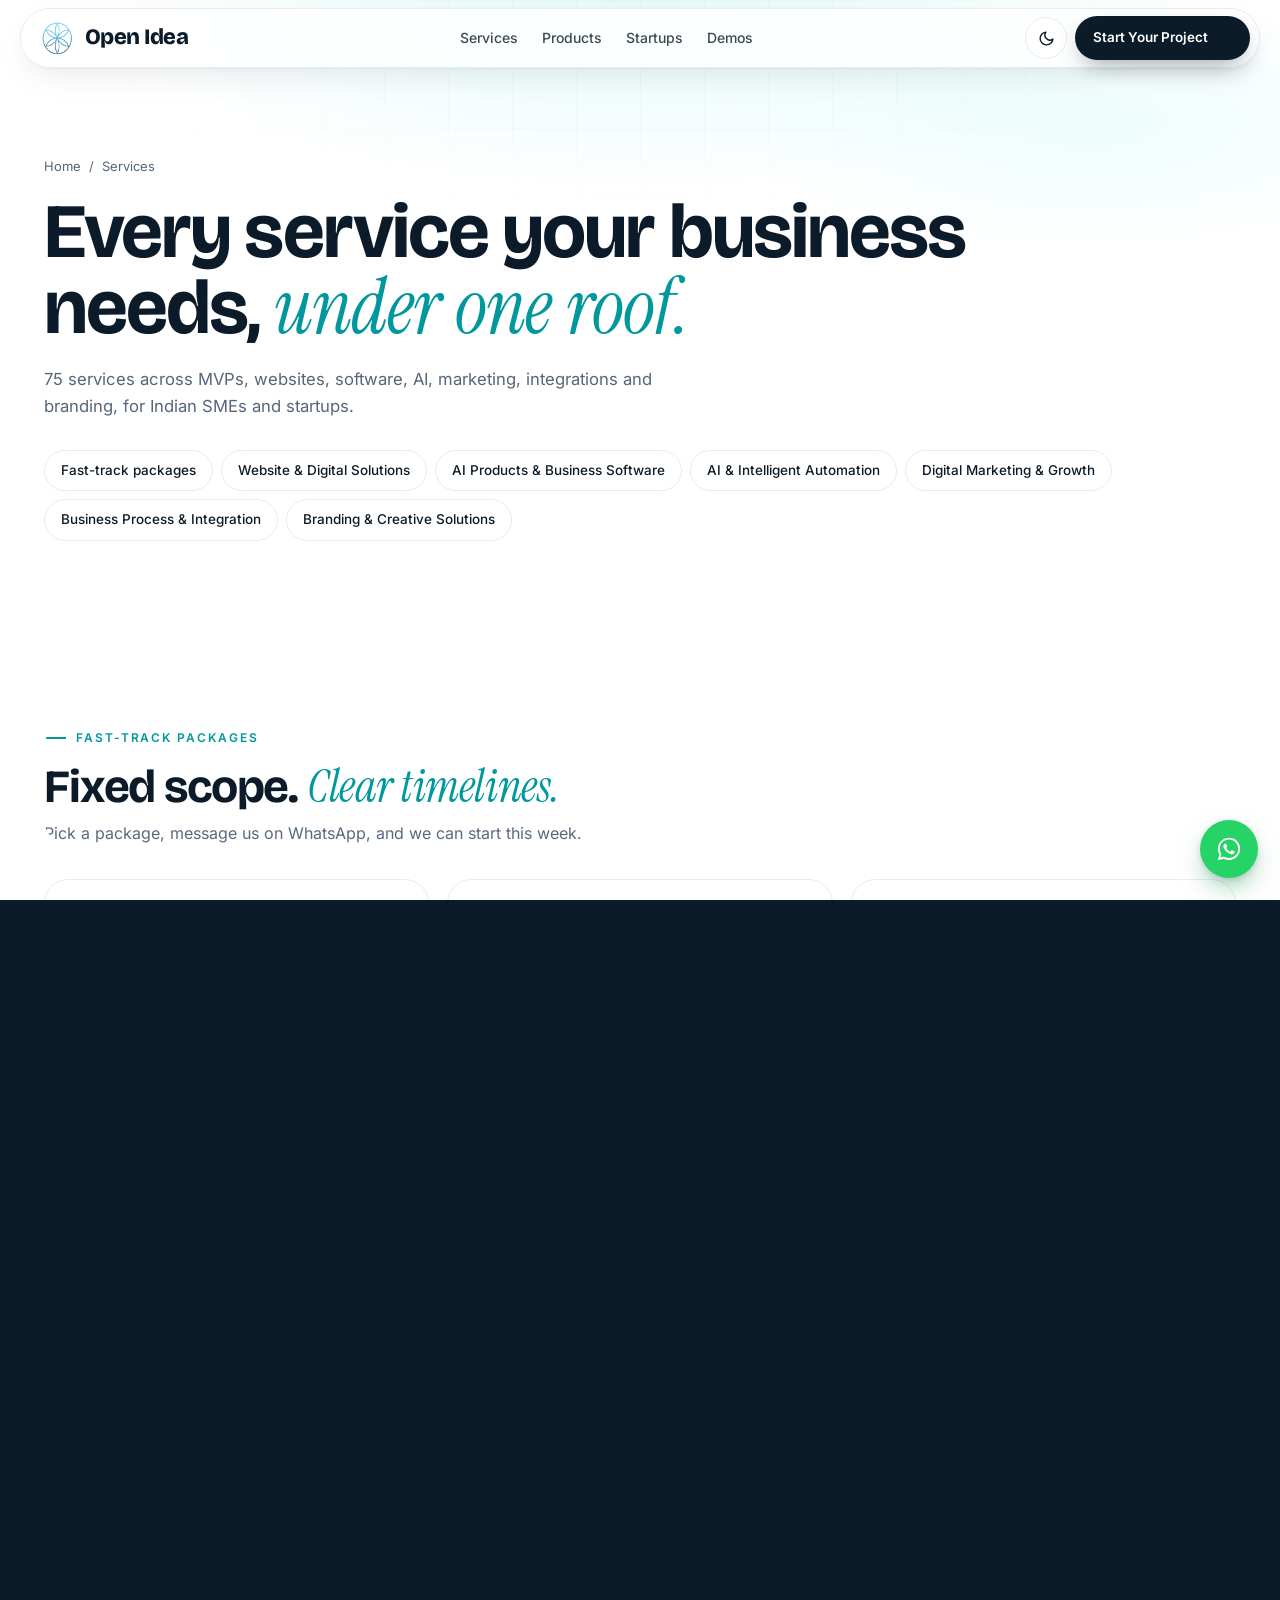
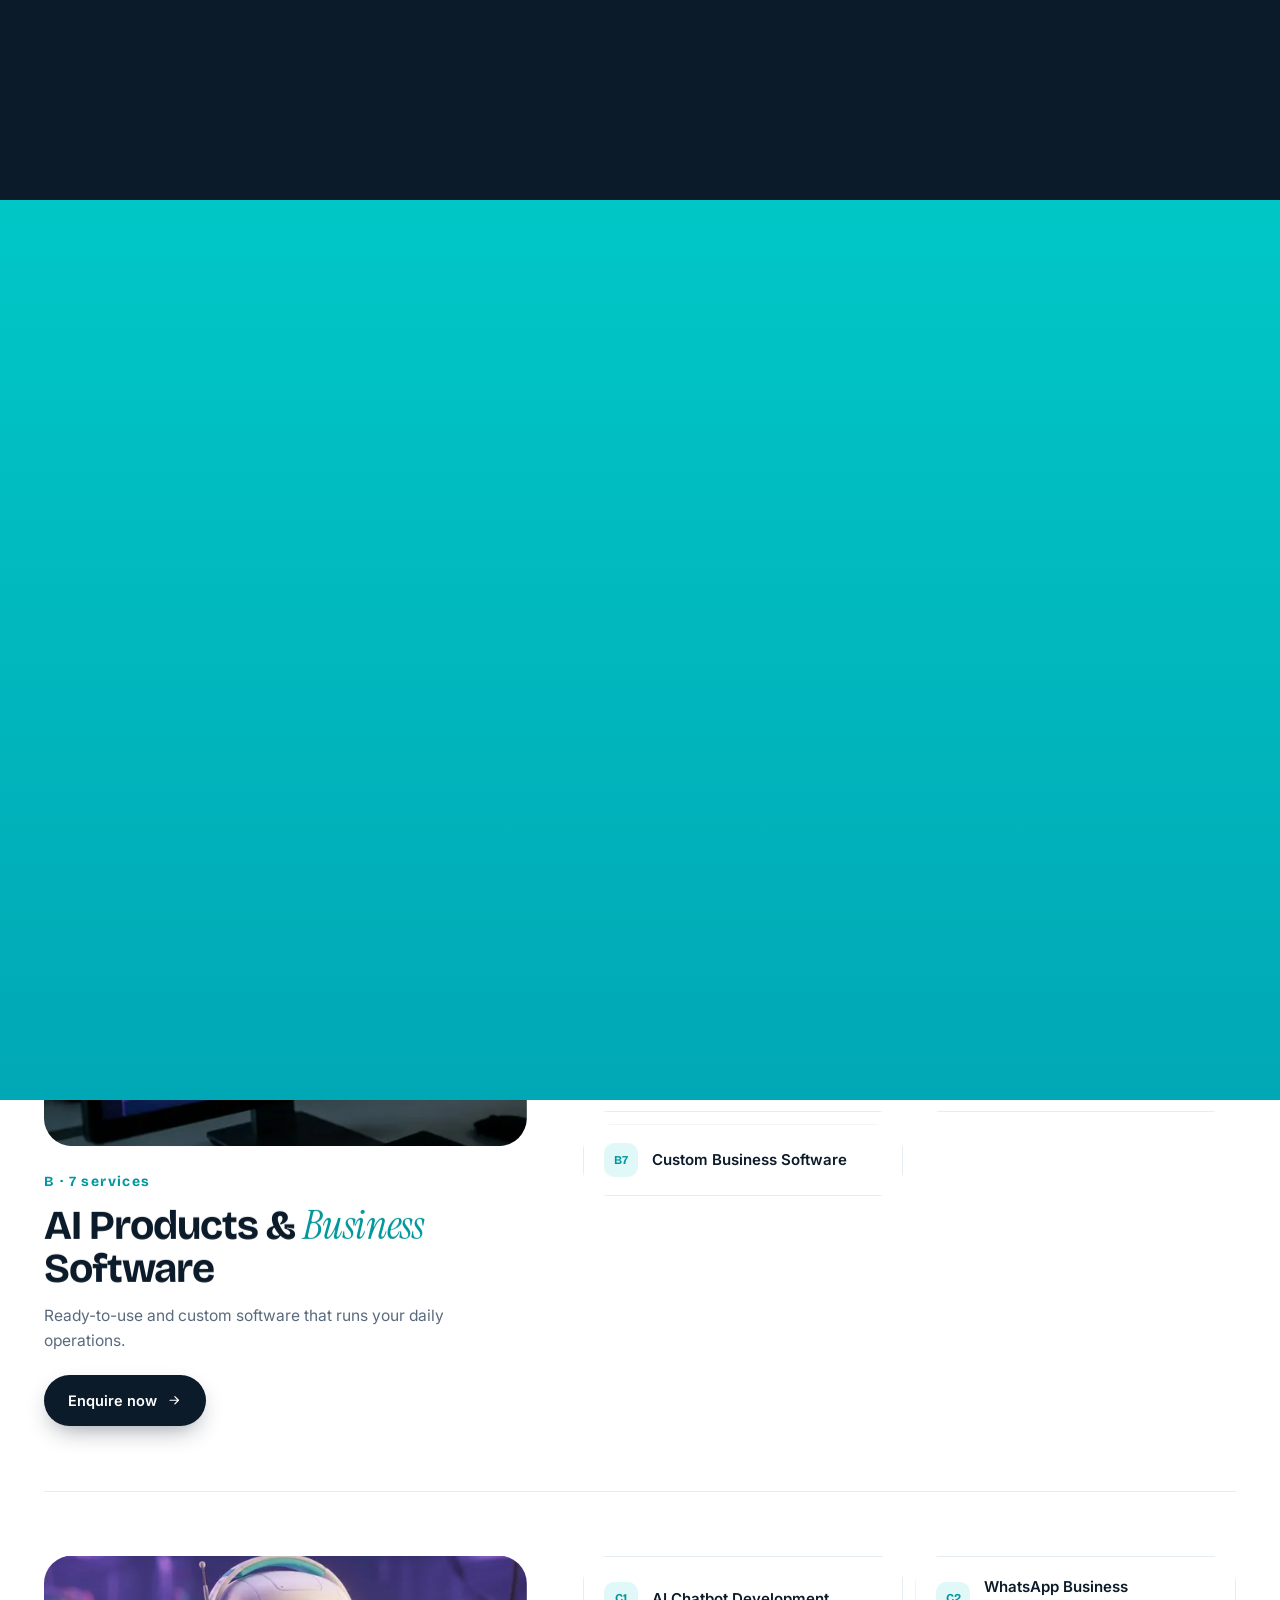
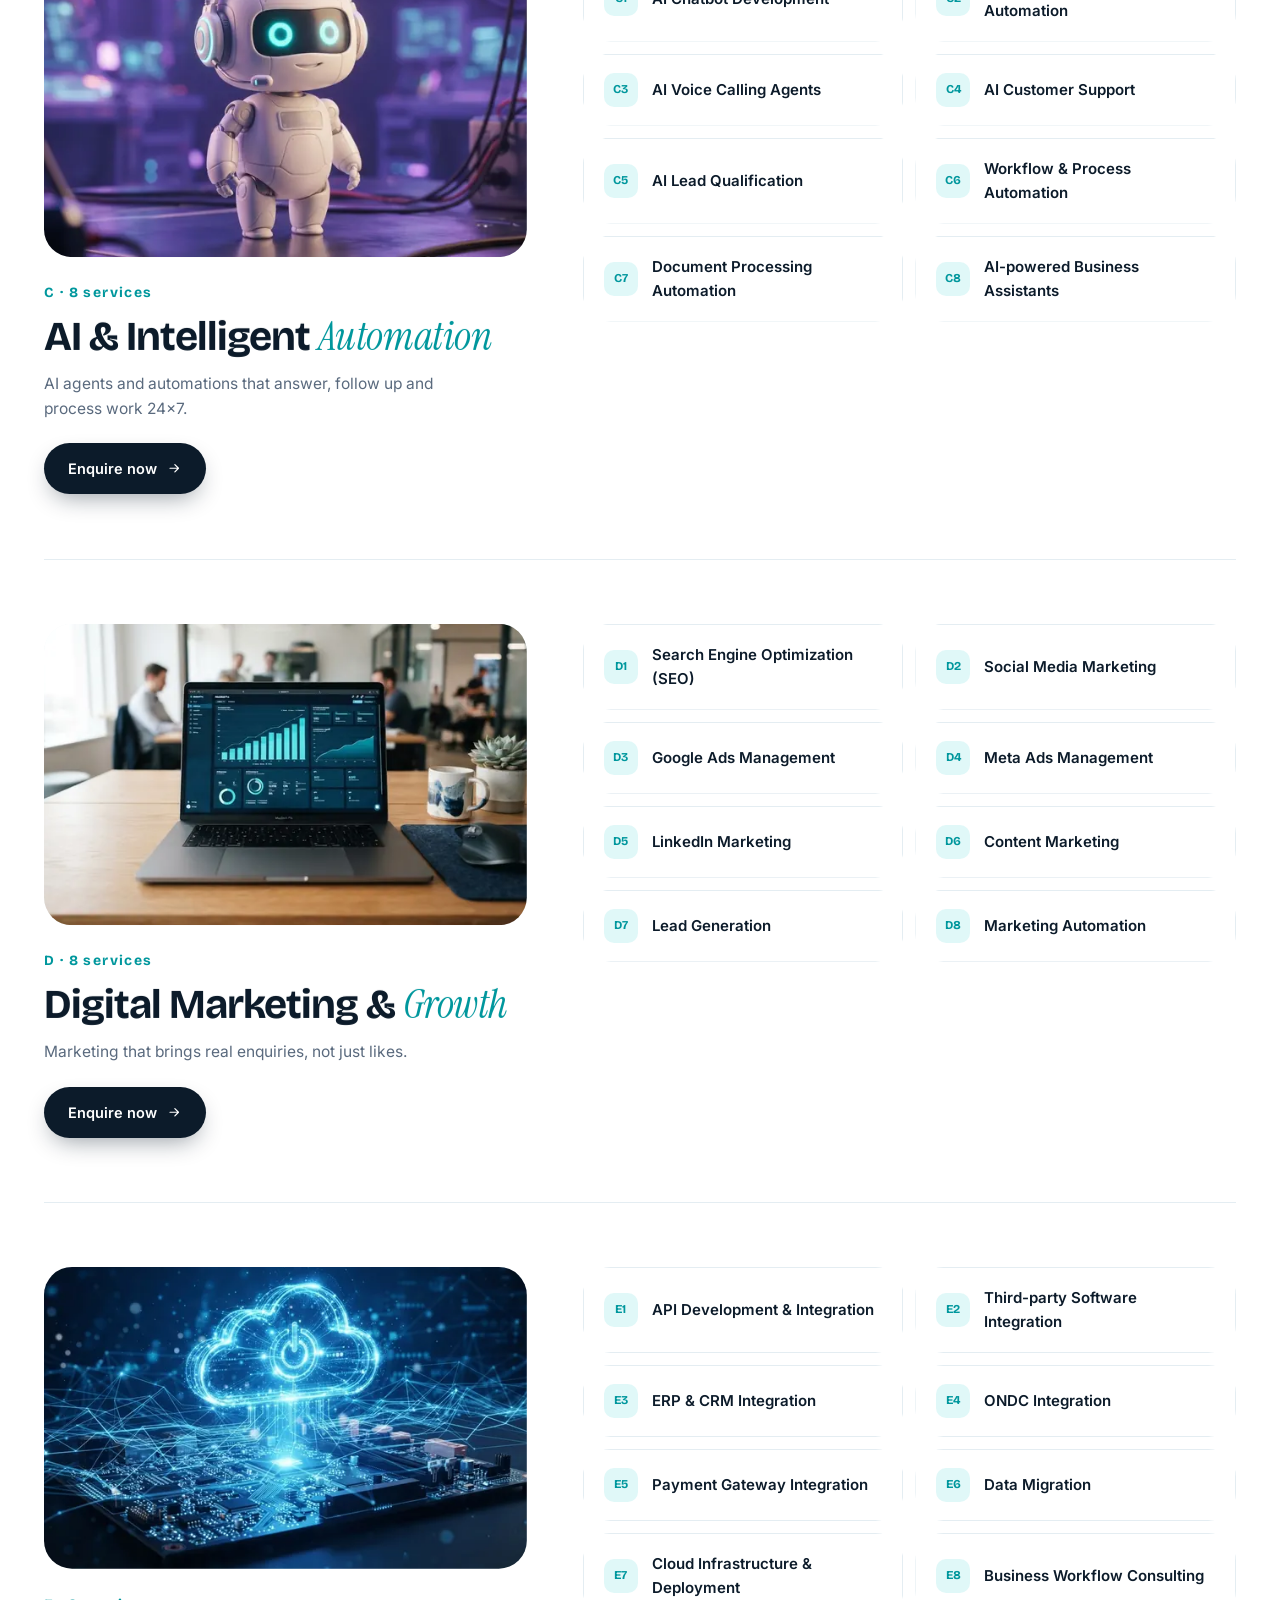
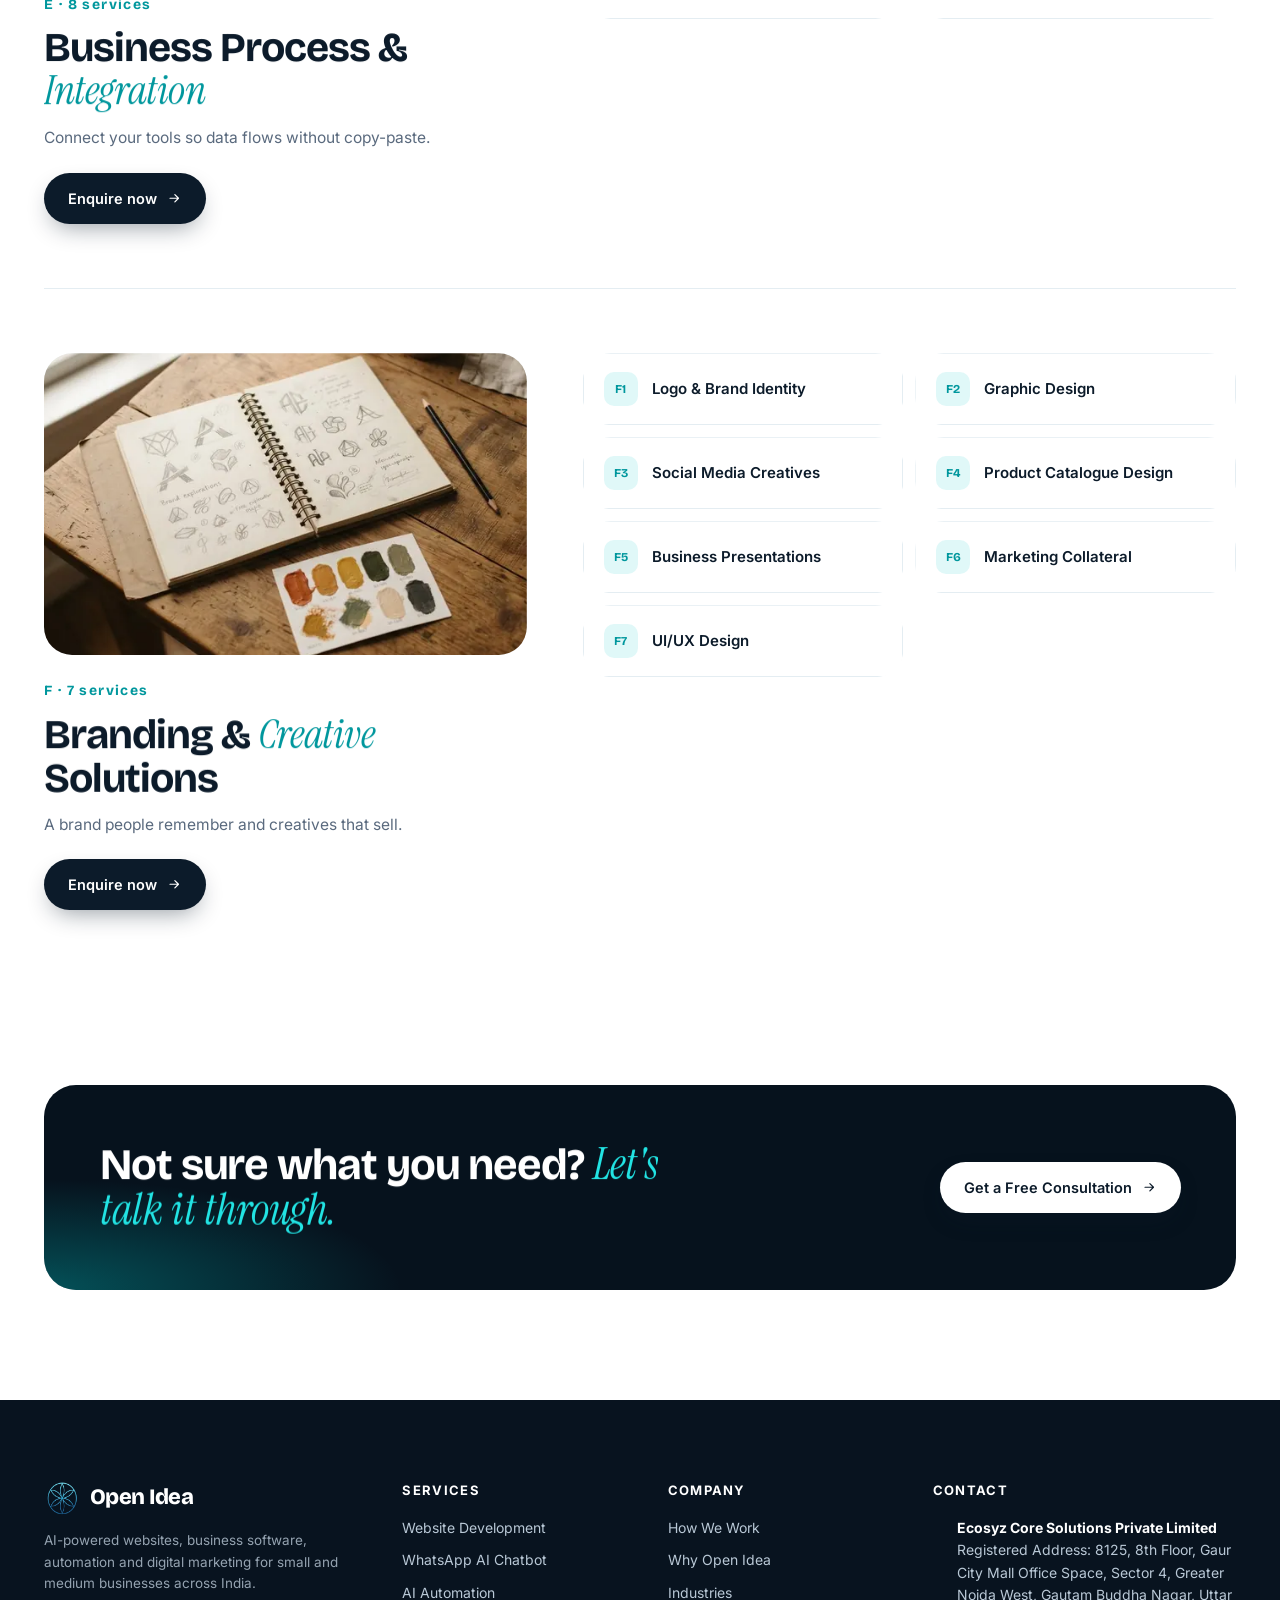
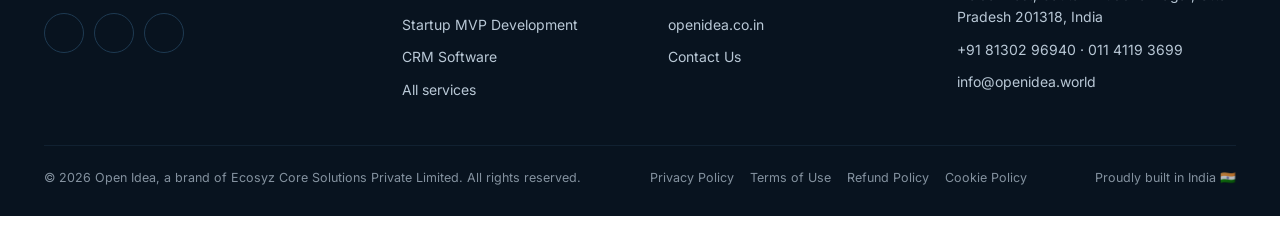
<file: services.html>
<!doctype html>
<html lang="en-IN" data-theme="light">
<head>
<meta charset="utf-8">
<meta name="viewport" content="width=device-width, initial-scale=1, viewport-fit=cover">
<title>Services | Open Idea: Websites, Software, AI Automation &amp; Marketing</title>
<meta name="description" content="Explore Open Idea's services: website development, business software, AI automation, digital marketing, integrations and branding for SMEs in India.">
<meta name="keywords" content="website development company India, AI automation for business, CRM software for small business, WhatsApp AI assistant, business management software, digital marketing agency Greater Noida, Delhi NCR web development">
<meta name="theme-color" content="#ffffff">
<meta name="robots" content="index,follow">
<meta property="og:type" content="website">
<meta property="og:site_name" content="Open Idea">
<meta property="og:title" content="Services | Open Idea: Websites, Software, AI Automation &amp; Marketing">
<meta property="og:description" content="Explore Open Idea's services: website development, business software, AI automation, digital marketing, integrations and branding for SMEs in India.">
<meta property="og:url" content="https://techpartner.openidea.co.in/">
<meta property="og:image" content="https://techpartner.openidea.co.in/img/og.jpg">
<meta property="og:image:secure_url" content="https://techpartner.openidea.co.in/img/og.jpg">
<meta property="og:image:type" content="image/jpeg">
<meta property="og:image:width" content="1200">
<meta property="og:image:height" content="630">
<meta property="og:image:alt" content="Open Idea: AI-powered websites, software and automation for growing businesses">
<meta name="twitter:image" content="https://techpartner.openidea.co.in/img/og.jpg">
<meta name="twitter:card" content="summary_large_image">
<meta name="twitter:site" content="@OpenIdeaOrg">
<link rel="icon" type="image/png" href="img/favicon.png">
<link rel="apple-touch-icon" href="img/logo.webp">
<script>try{var t=localStorage.getItem("oi-theme-v2");if(t)document.documentElement.dataset.theme=t}catch(e){}</script>
<link rel="preload" href="fonts/bricolage-500-800.woff2" as="font" type="font/woff2" crossorigin>
<link rel="preload" href="fonts/inter-400-700.woff2" as="font" type="font/woff2" crossorigin>
<link rel="preload" href="fonts/instrument-serif-italic.woff2" as="font" type="font/woff2" crossorigin>
<script type="application/ld+json">{"@context": "https://schema.org", "@graph": [{"@type": "ProfessionalService", "@id": "https://techpartner.openidea.co.in/#org", "name": "Open Idea", "alternateName": "Open Idea Tech Partner", "legalName": "Ecosyz Core Solutions Private Limited", "url": "https://techpartner.openidea.co.in/", "description": "Open Idea is a DPIIT-recognised, AIC-GBU incubated tech partner in Greater Noida West that builds websites, startup MVPs, business software, CRM, WhatsApp AI chatbots and AI automation for small and medium businesses and startups in India.", "email": "info@openidea.world", "telephone": "+91-8130296940", "image": "https://techpartner.openidea.co.in/img/og.jpg", "logo": "https://techpartner.openidea.co.in/img/logo.webp", "address": {"@type": "PostalAddress", "streetAddress": "8125, 8th Floor, Gaur City Mall Office Space, Sector 4", "addressLocality": "Greater Noida West", "addressRegion": "Uttar Pradesh", "postalCode": "201318", "addressCountry": "IN"}, "areaServed": [{"@type": "Country", "name": "India"}, {"@type": "City", "name": "Greater Noida"}, {"@type": "City", "name": "Noida"}, {"@type": "City", "name": "Delhi"}], "contactPoint": {"@type": "ContactPoint", "telephone": "+91-8130296940", "contactType": "sales", "availableLanguage": ["English", "Hindi"]}, "knowsAbout": ["Website development", "Startup MVP development", "WhatsApp Business API chatbots", "AI agents", "Workflow automation", "CRM software", "SEO", "Meta and Google Ads"], "hasOfferCatalog": {"@type": "OfferCatalog", "name": "Services", "itemListElement": [{"@type": "Offer", "itemOffered": {"@type": "Service", "name": "Website Development", "url": "https://techpartner.openidea.co.in/website-development.html"}}, {"@type": "Offer", "itemOffered": {"@type": "Service", "name": "WhatsApp AI Chatbot", "url": "https://techpartner.openidea.co.in/whatsapp-ai-chatbot.html"}}, {"@type": "Offer", "itemOffered": {"@type": "Service", "name": "AI Automation", "url": "https://techpartner.openidea.co.in/ai-automation.html"}}, {"@type": "Offer", "itemOffered": {"@type": "Service", "name": "Startup MVP Development", "url": "https://techpartner.openidea.co.in/mvp-development.html"}}, {"@type": "Offer", "itemOffered": {"@type": "Service", "name": "CRM Software for Small Business", "url": "https://techpartner.openidea.co.in/crm-software.html"}}, {"@type": "Offer", "itemOffered": {"@type": "Service", "name": "Digital Marketing & SEO", "url": "https://techpartner.openidea.co.in/services.html#marketing"}}, {"@type": "Offer", "itemOffered": {"@type": "Service", "name": "Branding & Design", "url": "https://techpartner.openidea.co.in/services.html#branding"}}]}, "sameAs": ["https://openidea.co.in", "https://www.linkedin.com/company/openidea-techpartner/", "https://www.instagram.com/openidea.ai_platform/", "https://x.com/OpenIdeaOrg"], "priceRange": "₹₹"}, {"@type": "WebSite", "@id": "https://techpartner.openidea.co.in/#site", "url": "https://techpartner.openidea.co.in/", "name": "Open Idea Tech Partner", "publisher": {"@id": "https://techpartner.openidea.co.in/#org"}, "inLanguage": "en-IN"}]}</script>
<link rel="stylesheet" href="css/site.min.css?v=e8a85278">
</head>
<body>
<svg width="0" height="0" style="position:absolute" aria-hidden="true">
 <defs>
  <symbol id="arrow" viewBox="0 0 24 24"><path d="M5 12h14M13 6l6 6-6 6"/></symbol>
  <symbol id="play" viewBox="0 0 24 24"><circle cx="12" cy="12" r="10"/><path d="m10 8 6 4-6 4z" fill="currentColor"/></symbol>
  <symbol id="users" viewBox="0 0 24 24"><circle cx="9" cy="8" r="4"/><path d="M2 21v-1a6 6 0 0 1 12 0v1"/><circle cx="18" cy="9" r="3"/><path d="M16 21v-1a5 5 0 0 1 7-4.5"/></symbol>
  <symbol id="layers" viewBox="0 0 24 24"><path d="m12 2 10 5-10 5L2 7z"/><path d="m2 12 10 5 10-5M2 17l10 5 10-5"/></symbol>
  <symbol id="bars" viewBox="0 0 24 24"><path d="M3 21h18"/><rect x="4" y="11" width="3" height="7"/><rect x="10.5" y="6" width="3" height="12"/><rect x="17" y="3" width="3" height="15"/></symbol>
  <symbol id="star" viewBox="0 0 24 24"><path d="m12 2 3.1 6.3 6.9 1-5 4.9 1.2 6.8L12 17.8 5.8 21l1.2-6.8-5-4.9 6.9-1z"/></symbol>
  <symbol id="rocket" viewBox="0 0 24 24"><path d="M4.5 16.5c-1.5 1.3-2 5-2 5s3.7-.5 5-2c.7-.8.7-2.1-.1-2.9a2.2 2.2 0 0 0-2.9-.1z"/><path d="m12 15-3-3a22 22 0 0 1 2-3.9A12.9 12.9 0 0 1 22 2c0 2.7-.8 7.5-6 11a22 22 0 0 1-4 2z"/></symbol>
  <symbol id="cog" viewBox="0 0 24 24"><circle cx="12" cy="12" r="3"/><path d="M12 1v3M12 20v3M4.2 4.2l2.1 2.1M17.7 17.7l2.1 2.1M1 12h3M20 12h3M4.2 19.8l2.1-2.1M17.7 6.3l2.1-2.1"/></symbol>
  <symbol id="target" viewBox="0 0 24 24"><circle cx="12" cy="12" r="10"/><circle cx="12" cy="12" r="6"/><circle cx="12" cy="12" r="2"/></symbol>
  <symbol id="phone" viewBox="0 0 24 24"><path d="M22 16.9v3a2 2 0 0 1-2.2 2 19.8 19.8 0 0 1-8.6-3.1 19.5 19.5 0 0 1-6-6A19.8 19.8 0 0 1 2.1 4.2 2 2 0 0 1 4.1 2h3a2 2 0 0 1 2 1.7c.1 1 .4 1.9.7 2.8a2 2 0 0 1-.5 2.1L8 9.9a16 16 0 0 0 6 6l1.3-1.3a2 2 0 0 1 2.1-.4c.9.3 1.8.6 2.8.7a2 2 0 0 1 1.7 2z"/></symbol>
  <symbol id="chat" viewBox="0 0 24 24"><path d="M21 12a8.5 8.5 0 0 1-12.6 7.4L3 21l1.6-5.4A8.5 8.5 0 1 1 21 12z"/></symbol>
  <symbol id="head" viewBox="0 0 24 24"><path d="M3 18v-6a9 9 0 0 1 18 0v6"/><path d="M21 19a2 2 0 0 1-2 2h-1v-6h3zM3 19a2 2 0 0 0 2 2h1v-6H3z"/></symbol>
  <symbol id="flow" viewBox="0 0 24 24"><rect x="3" y="3" width="6" height="6" rx="1"/><rect x="15" y="15" width="6" height="6" rx="1"/><path d="M6 9v4a2 2 0 0 0 2 2h7"/></symbol>
  <symbol id="doc" viewBox="0 0 24 24"><path d="M14 2H6a2 2 0 0 0-2 2v16a2 2 0 0 0 2 2h12a2 2 0 0 0 2-2V8z"/><path d="M14 2v6h6M8 13h8M8 17h5"/></symbol>
  <symbol id="money" viewBox="0 0 24 24"><circle cx="12" cy="12" r="10"/><path d="M15 9a3 3 0 0 0-3-1.5c-1.7 0-3 .9-3 2.2 0 3 6 1.6 6 4.5 0 1.3-1.3 2.3-3 2.3a3.4 3.4 0 0 1-3-1.5M12 6v1.5M12 16.5V18"/></symbol>
  <symbol id="cpu" viewBox="0 0 24 24"><rect x="5" y="5" width="14" height="14" rx="2"/><rect x="9" y="9" width="6" height="6"/><path d="M9 1v4M15 1v4M9 19v4M15 19v4M1 9h4M1 15h4M19 9h4M19 15h4"/></symbol>
  <symbol id="puzzle" viewBox="0 0 24 24"><path d="M19.4 14.6a2 2 0 1 0 0-3.2V7a1 1 0 0 0-1-1h-4.4a2 2 0 1 0-3.2 0H6.4a1 1 0 0 0-1 1v4.4a2 2 0 1 1 0 3.2V19a1 1 0 0 0 1 1h4.4a2 2 0 1 1 3.2 0h4.4a1 1 0 0 0 1-1z"/></symbol>
  <symbol id="grid" viewBox="0 0 24 24"><rect x="3" y="3" width="7" height="7" rx="1"/><rect x="14" y="3" width="7" height="7" rx="1"/><rect x="3" y="14" width="7" height="7" rx="1"/><rect x="14" y="14" width="7" height="7" rx="1"/></symbol>
  <symbol id="support" viewBox="0 0 24 24"><circle cx="12" cy="12" r="10"/><circle cx="12" cy="12" r="4"/><path d="m4.9 4.9 4.3 4.3M14.8 14.8l4.3 4.3M14.8 9.2l4.3-4.3M4.9 19.1l4.3-4.3"/></symbol>
  <symbol id="i-home" viewBox="0 0 24 24"><path d="m3 9 9-7 9 7v11a2 2 0 0 1-2 2H5a2 2 0 0 1-2-2z"/><path d="M9 22V12h6v10"/></symbol>
  <symbol id="box" viewBox="0 0 24 24"><path d="M21 8 12 3 3 8v8l9 5 9-5z"/><path d="m3 8 9 5 9-5M12 13v8"/></symbol>
  <symbol id="mail" viewBox="0 0 24 24"><rect x="2" y="4" width="20" height="16" rx="2"/><path d="m22 6-10 7L2 6"/></symbol>
  <symbol id="pin" viewBox="0 0 24 24"><path d="M21 10c0 7-9 13-9 13s-9-6-9-13a9 9 0 0 1 18 0z"/><circle cx="12" cy="10" r="3"/></symbol>
  <symbol id="send" viewBox="0 0 24 24"><path d="m22 2-7 20-4-9-9-4z"/><path d="M22 2 11 13"/></symbol>
  <symbol id="sun" viewBox="0 0 24 24"><circle cx="12" cy="12" r="4"/><path d="M12 2v2M12 20v2M4.9 4.9l1.4 1.4M17.7 17.7l1.4 1.4M2 12h2M20 12h2M4.9 19.1l1.4-1.4M17.7 6.3l1.4-1.4"/></symbol>
  <symbol id="moon" viewBox="0 0 24 24"><path d="M21 12.8A9 9 0 1 1 11.2 3a7 7 0 0 0 9.8 9.8z"/></symbol>
  <symbol id="in" viewBox="0 0 24 24"><path d="M16 8a6 6 0 0 1 6 6v7h-4v-7a2 2 0 0 0-4 0v7h-4v-7a6 6 0 0 1 6-6zM2 9h4v12H2z"/><circle cx="4" cy="4" r="2"/></symbol>
  <symbol id="ig" viewBox="0 0 24 24"><rect x="2" y="2" width="20" height="20" rx="5"/><circle cx="12" cy="12" r="4"/><circle cx="17.5" cy="6.5" r=".5" fill="currentColor"/></symbol>
  <symbol id="x" viewBox="0 0 24 24"><path d="M4 4l16 16M20 4 4 20"/></symbol>
  <symbol id="pause" viewBox="0 0 24 24"><rect x="6" y="5" width="4" height="14" rx="1" fill="currentColor"/><rect x="14" y="5" width="4" height="14" rx="1" fill="currentColor"/></symbol>
  <symbol id="web" viewBox="0 0 24 24"><rect x="2" y="4" width="20" height="16" rx="2"/><path d="M2 9h20M6 6.5h.01M9 6.5h.01"/></symbol>
  <symbol id="cal" viewBox="0 0 24 24"><rect x="3" y="4" width="18" height="18" rx="2"/><path d="M16 2v4M8 2v4M3 10h18M8 14h3"/></symbol>
  <symbol id="mega" viewBox="0 0 24 24"><path d="m3 11 15-6v14L3 13z"/><path d="M11.6 16.8a3 3 0 1 1-5.8-1.6"/></symbol>
  <symbol id="truck" viewBox="0 0 24 24"><path d="M1 3h15v13H1zM16 8h4l3 3v5h-7z"/><circle cx="5.5" cy="18.5" r="2.5"/><circle cx="18.5" cy="18.5" r="2.5"/></symbol>
  <symbol id="pen" viewBox="0 0 24 24"><path d="M12 20h9"/><path d="M16.5 3.5a2.1 2.1 0 0 1 3 3L7 19l-4 1 1-4z"/></symbol>
  <symbol id="cloud" viewBox="0 0 24 24"><path d="M18 10h-1.3A8 8 0 1 0 9 20h9a5 5 0 0 0 0-10z"/></symbol>
  <symbol id="inv" viewBox="0 0 24 24"><path d="M4 2v20l3-2 3 2 3-2 3 2 3-2 1 .7V2l-1 .7-3-2-3 2-3-2-3 2-3-2z"/><path d="M8 8h8M8 12h8M8 16h5"/></symbol>
 </defs>
</svg>
<div class="progress" id="progress" aria-hidden="true"></div>
<div class="pt" aria-hidden="true"><img src="img/logo.webp" alt=""></div>
<header id="top">
 <div class="wrap nav">
  <a href="index.html#home" class="logo" aria-label="Open Idea home"><img src="img/logo.webp" alt="Open Idea logo" width="36" height="36">Open Idea</a>
  <nav class="menu" aria-label="Main">
   <a href="services.html">Services</a><a href="products.html">Products</a><a href="index.html#startups">Startups</a><a href="index.html#demos">Demos</a>
  </nav>
  <div class="nav-r">
   <button class="tbtn" id="theme" aria-label="Switch light or dark theme"><svg class="i"><use href="index.html#moon"/></svg></button>
   <a href="index.html#contact" class="btn btn-p">Start Your Project <svg class="i"><use href="index.html#arrow"/></svg></a>
  </div>
 </div>
</header>
<main>
<section class="page-hero">
 <div class="hero-glow" aria-hidden="true"></div><div class="hero-grid" aria-hidden="true"></div>
 <div class="wrap">
  <nav class="crumb" aria-label="Breadcrumb"><a href="index.html">Home</a><span>/</span><span>Services</span></nav>
  <h1>Every service your business needs, <em>under one roof.</em></h1>
  <p class="fx-sub">75 services across MVPs, websites, software, AI, marketing, integrations and branding, for Indian SMEs and startups.</p>
  <div class="chips"><a href="#fast">Fast-track packages</a><a href="#web">Website & Digital Solutions</a><a href="#software">AI Products & Business Software</a><a href="#ai">AI & Intelligent Automation</a><a href="#marketing">Digital Marketing & Growth</a><a href="#integration">Business Process & Integration</a><a href="#branding">Branding & Creative Solutions</a></div>
 </div>
</section>
<section class="fast" id="fast"><div class="wrap">
 <div class="ft-intro rv"><span class="eyebrow">Fast-track packages</span><h2>Fixed scope. <em>Clear timelines.</em></h2><p>Pick a package, message us on WhatsApp, and we can start this week.</p></div>
 <div class="ft-grid"><div class="ft-col" id="mvp">
   <div class="ft-head"><span class="ico"><svg class="i"><use href="#rocket"/></svg></span><h3>Product &amp; <em>MVP</em></h3><span class="ft-n">10</span></div>
   <ul class="ft-list"><li class="rv"><a href="https://wa.me/918130296940?text=Hi%20Open%20Idea%21%20I%20am%20interested%20in%3A%20AI-wrapper%20SaaS%20MVP." target="_blank" rel="noopener" data-lead="whatsapp"><b>AI-wrapper SaaS MVP</b><small>GPT/Claude + UI + auth + payments</small><span class="ft-t">1–3 wk</span></a></li><li class="rv"><a href="https://wa.me/918130296940?text=Hi%20Open%20Idea%21%20I%20am%20interested%20in%3A%20No-code%20/%20low-code%20MVP." target="_blank" rel="noopener" data-lead="whatsapp"><b>No-code / low-code MVP</b><small>Bubble, FlutterFlow, Lovable</small><span class="ft-t">1–2 wk</span></a></li><li class="rv"><a href="https://wa.me/918130296940?text=Hi%20Open%20Idea%21%20I%20am%20interested%20in%3A%20Landing%20page%20%2B%20waitlist." target="_blank" rel="noopener" data-lead="whatsapp"><b>Landing page + waitlist</b><small>with Stripe / Razorpay</small><span class="ft-t">2–4 days</span></a></li><li class="rv"><a href="https://wa.me/918130296940?text=Hi%20Open%20Idea%21%20I%20am%20interested%20in%3A%20Internal%20tool%20/%20admin%20dashboard." target="_blank" rel="noopener" data-lead="whatsapp"><b>Internal tool / admin dashboard</b><small>Retool, Supabase</small><span class="ft-t">1–2 wk</span></a></li><li class="rv"><a href="https://wa.me/918130296940?text=Hi%20Open%20Idea%21%20I%20am%20interested%20in%3A%20Chrome%20extension." target="_blank" rel="noopener" data-lead="whatsapp"><b>Chrome extension</b><small>built and published</small><span class="ft-t">3–7 days</span></a></li><li class="rv"><a href="https://wa.me/918130296940?text=Hi%20Open%20Idea%21%20I%20am%20interested%20in%3A%20Clickable%20prototype." target="_blank" rel="noopener" data-lead="whatsapp"><b>Clickable prototype</b><small>Figma to live demo</small><span class="ft-t">3–5 days</span></a></li><li class="rv"><a href="https://wa.me/918130296940?text=Hi%20Open%20Idea%21%20I%20am%20interested%20in%3A%20Shopify%20/%20WooCommerce%20store." target="_blank" rel="noopener" data-lead="whatsapp"><b>Shopify / WooCommerce store</b><small>full store setup</small><span class="ft-t">3–7 days</span></a></li><li class="rv"><a href="https://wa.me/918130296940?text=Hi%20Open%20Idea%21%20I%20am%20interested%20in%3A%20MVP%20rescue." target="_blank" rel="noopener" data-lead="whatsapp"><b>MVP rescue</b><small>bugs, deploy, scaling</small><span class="ft-t">1 wk</span></a></li><li class="rv"><a href="https://wa.me/918130296940?text=Hi%20Open%20Idea%21%20I%20am%20interested%20in%3A%20API%20integrations." target="_blank" rel="noopener" data-lead="whatsapp"><b>API integrations</b><small>payments, CRM, WhatsApp</small><span class="ft-t">2–5 days</span></a></li><li class="rv"><a href="https://wa.me/918130296940?text=Hi%20Open%20Idea%21%20I%20am%20interested%20in%3A%20Product%20teardown%20%2B%20roadmap." target="_blank" rel="noopener" data-lead="whatsapp"><b>Product teardown + roadmap</b><small>for founders</small><span class="ft-t">2–3 days</span></a></li></ul>
  </div><div class="ft-col" id="sales">
   <div class="ft-head"><span class="ico"><svg class="i"><use href="#mega"/></svg></span><h3>Marketing &amp; <em>Sales</em></h3><span class="ft-n">10</span></div>
   <ul class="ft-list"><li class="rv"><a href="https://wa.me/918130296940?text=Hi%20Open%20Idea%21%20I%20am%20interested%20in%3A%20Cold%20email%20outbound%20system." target="_blank" rel="noopener" data-lead="whatsapp"><b>Cold email outbound system</b><small>domains + warmup + sequences</small><span class="ft-t">1 wk</span></a></li><li class="rv"><a href="https://wa.me/918130296940?text=Hi%20Open%20Idea%21%20I%20am%20interested%20in%3A%20LinkedIn%20ghostwriting." target="_blank" rel="noopener" data-lead="whatsapp"><b>LinkedIn ghostwriting</b><small>for founders</small><span class="ft-t">Ongoing</span></a></li><li class="rv"><a href="https://wa.me/918130296940?text=Hi%20Open%20Idea%21%20I%20am%20interested%20in%3A%20Short-form%20video%20/%20UGC%20ads." target="_blank" rel="noopener" data-lead="whatsapp"><b>Short-form video / UGC ads</b><small>Reels, Shorts</small><span class="ft-t">2–5 days/batch</span></a></li><li class="rv"><a href="https://wa.me/918130296940?text=Hi%20Open%20Idea%21%20I%20am%20interested%20in%3A%20Meta%20/%20Google%20ads." target="_blank" rel="noopener" data-lead="whatsapp"><b>Meta / Google ads</b><small>setup + management</small><span class="ft-t">3-day setup</span></a></li><li class="rv"><a href="https://wa.me/918130296940?text=Hi%20Open%20Idea%21%20I%20am%20interested%20in%3A%20Landing%20page%20CRO." target="_blank" rel="noopener" data-lead="whatsapp"><b>Landing page CRO</b><small>audit + rewrite</small><span class="ft-t">2–4 days</span></a></li><li class="rv"><a href="https://wa.me/918130296940?text=Hi%20Open%20Idea%21%20I%20am%20interested%20in%3A%20Lead%20list%20building." target="_blank" rel="noopener" data-lead="whatsapp"><b>Lead list building</b><small>Sales Navigator + Apollo + enrichment</small><span class="ft-t">1–3 days</span></a></li><li class="rv"><a href="https://wa.me/918130296940?text=Hi%20Open%20Idea%21%20I%20am%20interested%20in%3A%20Sales%20deck%20%2B%20pitch%20deck." target="_blank" rel="noopener" data-lead="whatsapp"><b>Sales deck + pitch deck</b><small>story, design, numbers</small><span class="ft-t">2–4 days</span></a></li><li class="rv"><a href="https://wa.me/918130296940?text=Hi%20Open%20Idea%21%20I%20am%20interested%20in%3A%20Email%20marketing%20flows." target="_blank" rel="noopener" data-lead="whatsapp"><b>Email marketing flows</b><small>Klaviyo / WhatsApp automation</small><span class="ft-t">3–5 days</span></a></li><li class="rv"><a href="https://wa.me/918130296940?text=Hi%20Open%20Idea%21%20I%20am%20interested%20in%3A%20SEO%20content." target="_blank" rel="noopener" data-lead="whatsapp"><b>SEO content</b><small>AI-drafted, human-edited</small><span class="ft-t">Ongoing</span></a></li><li class="rv"><a href="https://wa.me/918130296940?text=Hi%20Open%20Idea%21%20I%20am%20interested%20in%3A%20CRM%20setup." target="_blank" rel="noopener" data-lead="whatsapp"><b>CRM setup</b><small>HubSpot / Zoho pipeline</small><span class="ft-t">3–5 days</span></a></li></ul>
  </div><div class="ft-col" id="auto">
   <div class="ft-head"><span class="ico"><svg class="i"><use href="#cpu"/></svg></span><h3>AI <em>Automation</em></h3><span class="ft-n">10</span></div>
   <ul class="ft-list"><li class="rv"><a href="https://wa.me/918130296940?text=Hi%20Open%20Idea%21%20I%20am%20interested%20in%3A%20Custom%20AI%20agent." target="_blank" rel="noopener" data-lead="whatsapp"><b>Custom AI agent</b><small>support / sales bot on your data</small><span class="ft-t">1–2 wk</span></a></li><li class="rv"><a href="https://wa.me/918130296940?text=Hi%20Open%20Idea%21%20I%20am%20interested%20in%3A%20WhatsApp%20AI%20chatbot." target="_blank" rel="noopener" data-lead="whatsapp"><b>WhatsApp AI chatbot</b><small>lead capture + FAQ + booking</small><span class="ft-t">3–7 days</span></a></li><li class="rv"><a href="https://wa.me/918130296940?text=Hi%20Open%20Idea%21%20I%20am%20interested%20in%3A%20Workflow%20automation." target="_blank" rel="noopener" data-lead="whatsapp"><b>Workflow automation</b><small>n8n / Make / Zapier</small><span class="ft-t">2–5 days</span></a></li><li class="rv"><a href="https://wa.me/918130296940?text=Hi%20Open%20Idea%21%20I%20am%20interested%20in%3A%20AI%20voice%20agent." target="_blank" rel="noopener" data-lead="whatsapp"><b>AI voice agent</b><small>calls, appointment booking</small><span class="ft-t">1–2 wk</span></a></li><li class="rv"><a href="https://wa.me/918130296940?text=Hi%20Open%20Idea%21%20I%20am%20interested%20in%3A%20RAG%20chatbot." target="_blank" rel="noopener" data-lead="whatsapp"><b>RAG chatbot</b><small>on your company docs</small><span class="ft-t">1 wk</span></a></li><li class="rv"><a href="https://wa.me/918130296940?text=Hi%20Open%20Idea%21%20I%20am%20interested%20in%3A%20AI%20lead%20gen%20%2B%20outreach." target="_blank" rel="noopener" data-lead="whatsapp"><b>AI lead gen + outreach</b><small>fully automated</small><span class="ft-t">1 wk</span></a></li><li class="rv"><a href="https://wa.me/918130296940?text=Hi%20Open%20Idea%21%20I%20am%20interested%20in%3A%20Document%20processing." target="_blank" rel="noopener" data-lead="whatsapp"><b>Document processing</b><small>invoices, PDFs to sheets / ERP</small><span class="ft-t">3–7 days</span></a></li><li class="rv"><a href="https://wa.me/918130296940?text=Hi%20Open%20Idea%21%20I%20am%20interested%20in%3A%20AI%20content%20engine." target="_blank" rel="noopener" data-lead="whatsapp"><b>AI content engine</b><small>1 input to blogs, posts, reels</small><span class="ft-t">3–5 days</span></a></li><li class="rv"><a href="https://wa.me/918130296940?text=Hi%20Open%20Idea%21%20I%20am%20interested%20in%3A%20Automation%20maintenance." target="_blank" rel="noopener" data-lead="whatsapp"><b>Automation maintenance</b><small>monthly retainer</small><span class="ft-t">Ongoing</span></a></li><li class="rv"><a href="https://wa.me/918130296940?text=Hi%20Open%20Idea%21%20I%20am%20interested%20in%3A%20AI%20audit%20%2B%20roadmap." target="_blank" rel="noopener" data-lead="whatsapp"><b>AI audit + roadmap</b><small>for SMBs</small><span class="ft-t">2–3 days</span></a></li></ul>
  </div></div>
</div></section>
<section><div class="wrap"><div class="svc" id="web">
  <div class="svc-side">
   <div class="thumb rv" data-rv="wipe"><img src="img/s1.webp" alt="Website &amp; Digital Solutions" loading="lazy" width="640" height="400"></div>
   <span class="svc-k">A · 7 services</span>
   <h2>Website &amp; <em>Digital</em> Solutions</h2>
   <p>Fast, mobile-first websites and web apps that look sharp and rank on Google.</p>
   <a href="index.html#contact" class="btn btn-p">Enquire now <svg class="i"><use href="#arrow"/></svg></a>
  </div>
  <ul class="svc-list"><li class="rv"><span>A1</span>Business Website Development</li><li class="rv"><span>A2</span>E-commerce Website Development</li><li class="rv"><span>A3</span>Custom Web Application Development</li><li class="rv"><span>A4</span>Landing Page Development</li><li class="rv"><span>A5</span>Website Redesign &amp; Maintenance</li><li class="rv"><span>A6</span>CMS Development</li><li class="rv"><span>A7</span>Domain, Hosting &amp; Deployment</li></ul>
 </div>
<div class="svc" id="software">
  <div class="svc-side">
   <div class="thumb rv" data-rv="wipe"><img src="img/s2.webp" alt="AI Products &amp; Business Software" loading="lazy" width="640" height="400"></div>
   <span class="svc-k">B · 7 services</span>
   <h2>AI Products &amp; <em>Business</em> Software</h2>
   <p>Ready-to-use and custom software that runs your daily operations.</p>
   <a href="index.html#contact" class="btn btn-p">Enquire now <svg class="i"><use href="#arrow"/></svg></a>
  </div>
  <ul class="svc-list"><li class="rv"><span>B1</span>AI Website Builder</li><li class="rv"><span>B2</span>CRM &amp; Lead Management Software</li><li class="rv"><span>B3</span>Inventory Management System</li><li class="rv"><span>B4</span>Billing &amp; Invoice Management</li><li class="rv"><span>B5</span>Appointment &amp; Booking Software</li><li class="rv"><span>B6</span>B2B Order Management</li><li class="rv"><span>B7</span>Custom Business Software</li></ul>
 </div>
<div class="svc" id="ai">
  <div class="svc-side">
   <div class="thumb rv" data-rv="wipe"><img src="img/s3.webp" alt="AI &amp; Intelligent Automation" loading="lazy" width="640" height="400"></div>
   <span class="svc-k">C · 8 services</span>
   <h2>AI &amp; Intelligent <em>Automation</em></h2>
   <p>AI agents and automations that answer, follow up and process work 24×7.</p>
   <a href="index.html#contact" class="btn btn-p">Enquire now <svg class="i"><use href="#arrow"/></svg></a>
  </div>
  <ul class="svc-list"><li class="rv"><span>C1</span>AI Chatbot Development</li><li class="rv"><span>C2</span>WhatsApp Business Automation</li><li class="rv"><span>C3</span>AI Voice Calling Agents</li><li class="rv"><span>C4</span>AI Customer Support</li><li class="rv"><span>C5</span>AI Lead Qualification</li><li class="rv"><span>C6</span>Workflow &amp; Process Automation</li><li class="rv"><span>C7</span>Document Processing Automation</li><li class="rv"><span>C8</span>AI-powered Business Assistants</li></ul>
 </div>
<div class="svc" id="marketing">
  <div class="svc-side">
   <div class="thumb rv" data-rv="wipe"><img src="img/s4.webp" alt="Digital Marketing &amp; Growth" loading="lazy" width="640" height="400"></div>
   <span class="svc-k">D · 8 services</span>
   <h2>Digital Marketing &amp; <em>Growth</em></h2>
   <p>Marketing that brings real enquiries, not just likes.</p>
   <a href="index.html#contact" class="btn btn-p">Enquire now <svg class="i"><use href="#arrow"/></svg></a>
  </div>
  <ul class="svc-list"><li class="rv"><span>D1</span>Search Engine Optimization (SEO)</li><li class="rv"><span>D2</span>Social Media Marketing</li><li class="rv"><span>D3</span>Google Ads Management</li><li class="rv"><span>D4</span>Meta Ads Management</li><li class="rv"><span>D5</span>LinkedIn Marketing</li><li class="rv"><span>D6</span>Content Marketing</li><li class="rv"><span>D7</span>Lead Generation</li><li class="rv"><span>D8</span>Marketing Automation</li></ul>
 </div>
<div class="svc" id="integration">
  <div class="svc-side">
   <div class="thumb rv" data-rv="wipe"><img src="img/s5.webp" alt="Business Process &amp; Integration" loading="lazy" width="640" height="400"></div>
   <span class="svc-k">E · 8 services</span>
   <h2>Business Process &amp; <em>Integration</em></h2>
   <p>Connect your tools so data flows without copy-paste.</p>
   <a href="index.html#contact" class="btn btn-p">Enquire now <svg class="i"><use href="#arrow"/></svg></a>
  </div>
  <ul class="svc-list"><li class="rv"><span>E1</span>API Development &amp; Integration</li><li class="rv"><span>E2</span>Third-party Software Integration</li><li class="rv"><span>E3</span>ERP &amp; CRM Integration</li><li class="rv"><span>E4</span>ONDC Integration</li><li class="rv"><span>E5</span>Payment Gateway Integration</li><li class="rv"><span>E6</span>Data Migration</li><li class="rv"><span>E7</span>Cloud Infrastructure &amp; Deployment</li><li class="rv"><span>E8</span>Business Workflow Consulting</li></ul>
 </div>
<div class="svc" id="branding">
  <div class="svc-side">
   <div class="thumb rv" data-rv="wipe"><img src="img/s6.webp" alt="Branding &amp; Creative Solutions" loading="lazy" width="640" height="400"></div>
   <span class="svc-k">F · 7 services</span>
   <h2>Branding &amp; <em>Creative</em> Solutions</h2>
   <p>A brand people remember and creatives that sell.</p>
   <a href="index.html#contact" class="btn btn-p">Enquire now <svg class="i"><use href="#arrow"/></svg></a>
  </div>
  <ul class="svc-list"><li class="rv"><span>F1</span>Logo &amp; Brand Identity</li><li class="rv"><span>F2</span>Graphic Design</li><li class="rv"><span>F3</span>Social Media Creatives</li><li class="rv"><span>F4</span>Product Catalogue Design</li><li class="rv"><span>F5</span>Business Presentations</li><li class="rv"><span>F6</span>Marketing Collateral</li><li class="rv"><span>F7</span>UI/UX Design</li></ul>
 </div></div></section>
<section style="padding-top:0">
 <div class="wrap"><div class="cta-band rv" data-rv="scale">
  <h2>Not sure what you need? <em>Let's talk it through.</em></h2>
  <a href="index.html#contact" class="btn btn-p">Get a Free Consultation <svg class="i"><use href="#arrow"/></svg></a>
 </div></div>
</section>
</main>
<footer>
 <div class="wrap">
  <div class="f-grid">
   <div class="f-brand">
    <a href="index.html#home" class="logo"><img src="img/logo.webp" alt="" width="36" height="36" loading="lazy">Open Idea</a>
    <p>AI-powered websites, business software, automation and digital marketing for small and medium businesses across India.</p>
    <div class="soc">
     <a href="https://www.linkedin.com/company/openidea-techpartner/" target="_blank" rel="noopener" aria-label="LinkedIn"><svg class="i"><use href="index.html#in"/></svg></a>
     <a href="https://www.instagram.com/openidea.ai_platform/" target="_blank" rel="noopener" aria-label="Instagram"><svg class="i"><use href="index.html#ig"/></svg></a>
     <a href="https://x.com/OpenIdeaOrg" target="_blank" rel="noopener" aria-label="X (Twitter)"><svg class="i"><use href="index.html#x"/></svg></a>
    </div>
   </div>
   <div>
    <h4>Services</h4>
    <ul><li><a href="website-development.html">Website Development</a></li><li><a href="whatsapp-ai-chatbot.html">WhatsApp AI Chatbot</a></li><li><a href="ai-automation.html">AI Automation</a></li><li><a href="mvp-development.html">Startup MVP Development</a></li><li><a href="crm-software.html">CRM Software</a></li><li><a href="services.html">All services</a></li></ul>
   </div>
   <div>
    <h4>Company</h4>
    <ul><li><a href="index.html#process">How We Work</a></li><li><a href="index.html#why">Why Open Idea</a></li><li><a href="index.html#industries">Industries</a></li><li><a href="https://openidea.co.in" target="_blank" rel="noopener">openidea.co.in</a></li><li><a href="index.html#contact">Contact Us</a></li></ul>
   </div>
   <div class="f-contact-col">
    <h4>Contact</h4>
    <ul class="f-contact">
     <li><svg class="i"><use href="index.html#pin"/></svg><span><b style="color:#fff">Ecosyz Core Solutions Private Limited</b><br>Registered Address: 8125, 8th Floor, Gaur City Mall Office Space, Sector 4, Greater Noida West, Gautam Buddha Nagar, Uttar Pradesh 201318, India</span></li>
     <li><svg class="i"><use href="index.html#phone"/></svg><span><a href="tel:+918130296940">+91 81302 96940</a> · <a href="tel:+911141193699">011 4119 3699</a></span></li>
     <li><svg class="i"><use href="index.html#mail"/></svg><a href="mailto:info@openidea.world">info@openidea.world</a></li>
    </ul>
   </div>
  </div>
  <div class="f-bot"><span>© 2026 Open Idea, a brand of Ecosyz Core Solutions Private Limited. All rights reserved.</span><span class="f-legal"><a href="https://openidea.co.in/privacy">Privacy Policy</a><a href="https://openidea.co.in/terms">Terms of Use</a><a href="https://openidea.co.in/refund-policy">Refund Policy</a><a href="https://openidea.co.in/cookies">Cookie Policy</a></span><span>Proudly built in India 🇮🇳</span></div>
 </div>
</footer>
<a class="wa-fab" href="https://wa.me/918130296940?text=Hi%20Open%20Idea!%20I%27d%20like%20to%20know%20more%20about%20your%20services." target="_blank" rel="noopener" aria-label="Chat with Open Idea on WhatsApp"><svg class="wa-ico" viewBox="0 0 32 32" aria-hidden="true"><path fill="currentColor" d="M16.04 3C9 3 3.3 8.7 3.3 15.73c0 2.25.6 4.45 1.72 6.38L3.2 28.8l6.86-1.8a12.7 12.7 0 0 0 5.98 1.52h.01c7.03 0 12.74-5.7 12.74-12.74 0-3.4-1.33-6.6-3.73-9A12.66 12.66 0 0 0 16.04 3Zm0 23.36h-.01a10.6 10.6 0 0 1-5.4-1.48l-.39-.23-4.07 1.07 1.09-3.97-.25-.41a10.56 10.56 0 0 1-1.62-5.62c0-5.84 4.75-10.6 10.6-10.6 2.83 0 5.49 1.1 7.49 3.11a10.5 10.5 0 0 1 3.1 7.49c0 5.85-4.75 10.6-10.54 10.6Zm5.8-7.94c-.32-.16-1.88-.93-2.17-1.03-.29-.11-.5-.16-.71.16-.21.32-.82 1.03-1 1.24-.18.21-.37.24-.69.08-.32-.16-1.34-.5-2.55-1.58a9.57 9.57 0 0 1-1.77-2.2c-.18-.32-.02-.49.14-.65.14-.14.32-.37.48-.56.16-.18.21-.32.32-.53.1-.21.05-.4-.03-.56-.08-.16-.71-1.71-.98-2.35-.26-.62-.52-.53-.71-.54h-.61c-.21 0-.56.08-.85.4-.29.32-1.11 1.09-1.11 2.65s1.14 3.08 1.3 3.29c.16.21 2.24 3.42 5.43 4.8.76.33 1.35.52 1.81.67.76.24 1.45.21 2 .13.61-.09 1.88-.77 2.14-1.51.27-.74.27-1.38.19-1.51-.08-.13-.29-.21-.61-.37Z"/></svg><span class="wa-txt">Chat on WhatsApp</span></a>
<nav class="appbar" id="appbar" aria-label="Quick actions">
 <a href="index.html#home" class="on"><svg class="i"><use href="#i-home"/></svg>Home</a>
 <a href="index.html#services"><svg class="i"><use href="index.html#grid"/></svg>Services</a>
 <a href="index.html#contact" class="mid" aria-label="Send enquiry"><span><svg class="i"><use href="index.html#chat"/></svg></span>Enquire</a>
 <a href="index.html#products"><svg class="i"><use href="index.html#box"/></svg>Products</a>
 <a href="tel:+918130296940"><svg class="i"><use href="index.html#phone"/></svg>Call</a>
</nav>
<script src="js/site.js" defer></script>
</body>
</html>
</file>
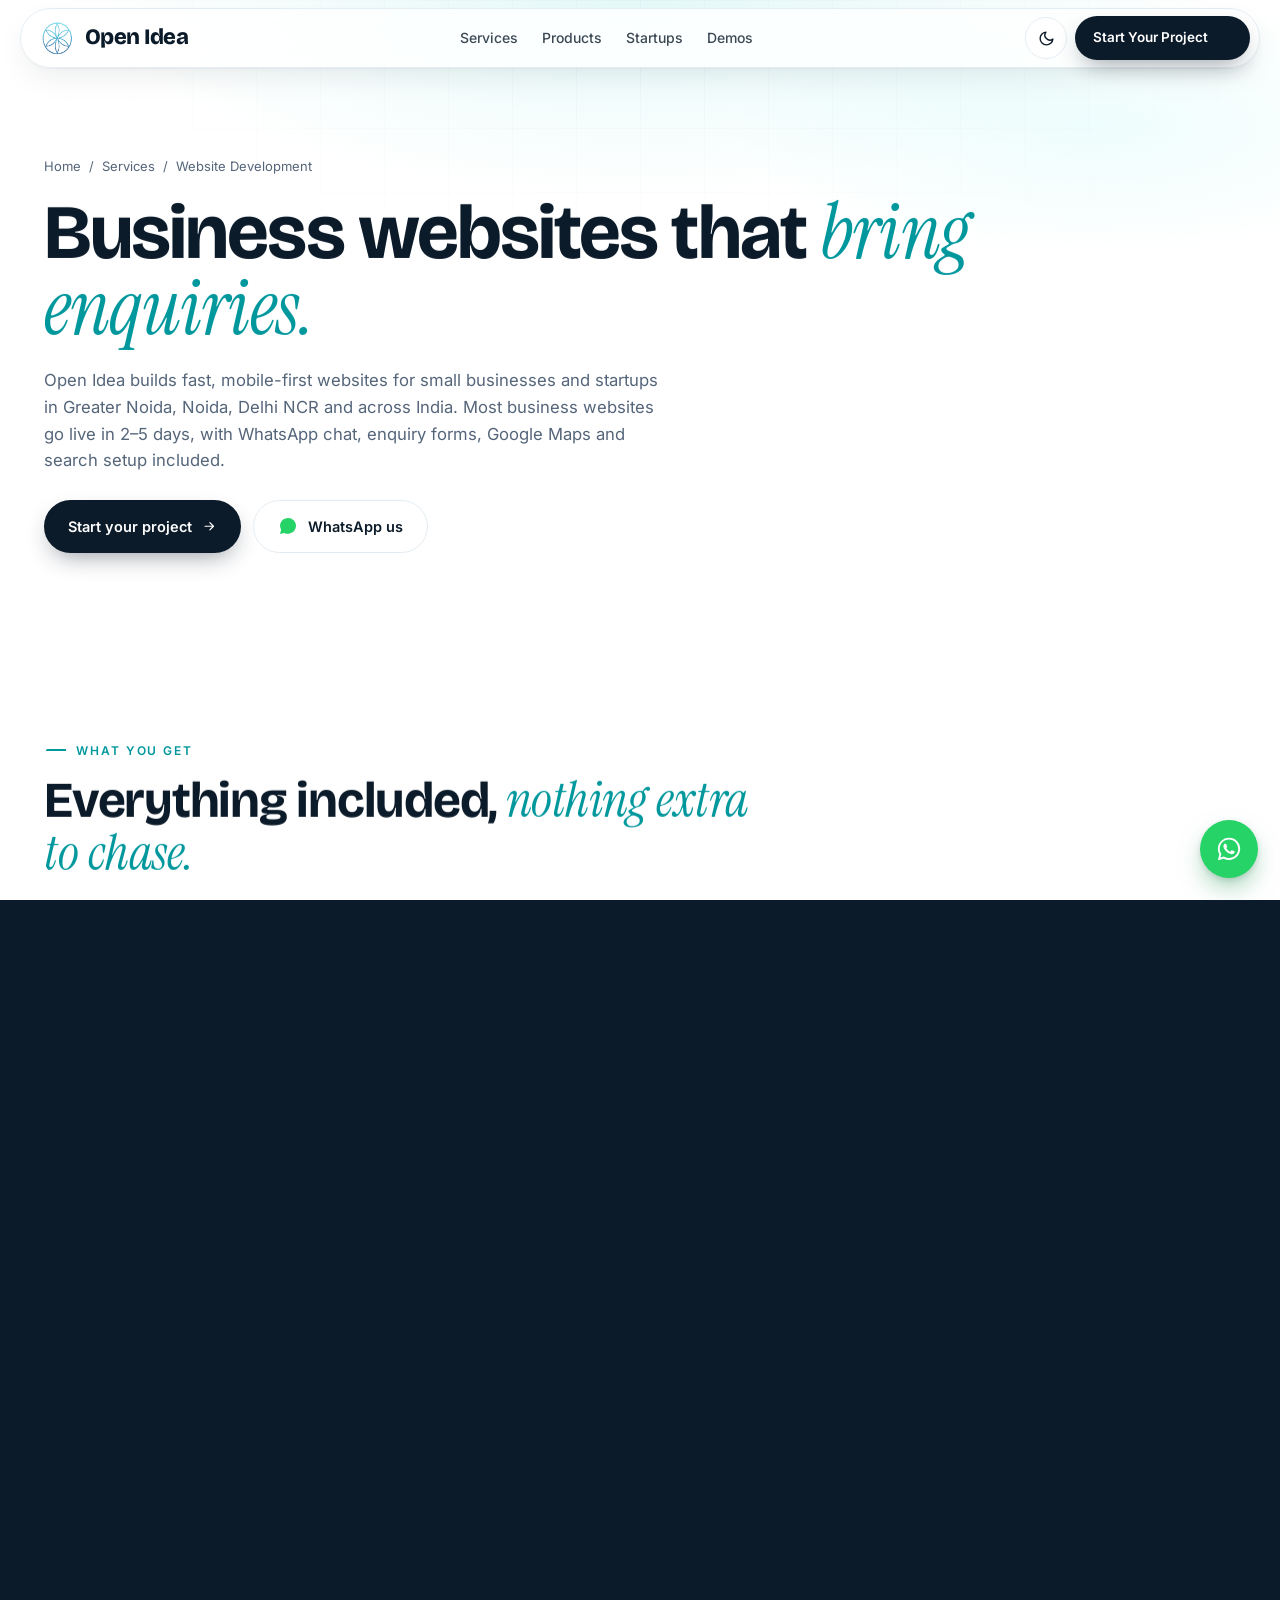
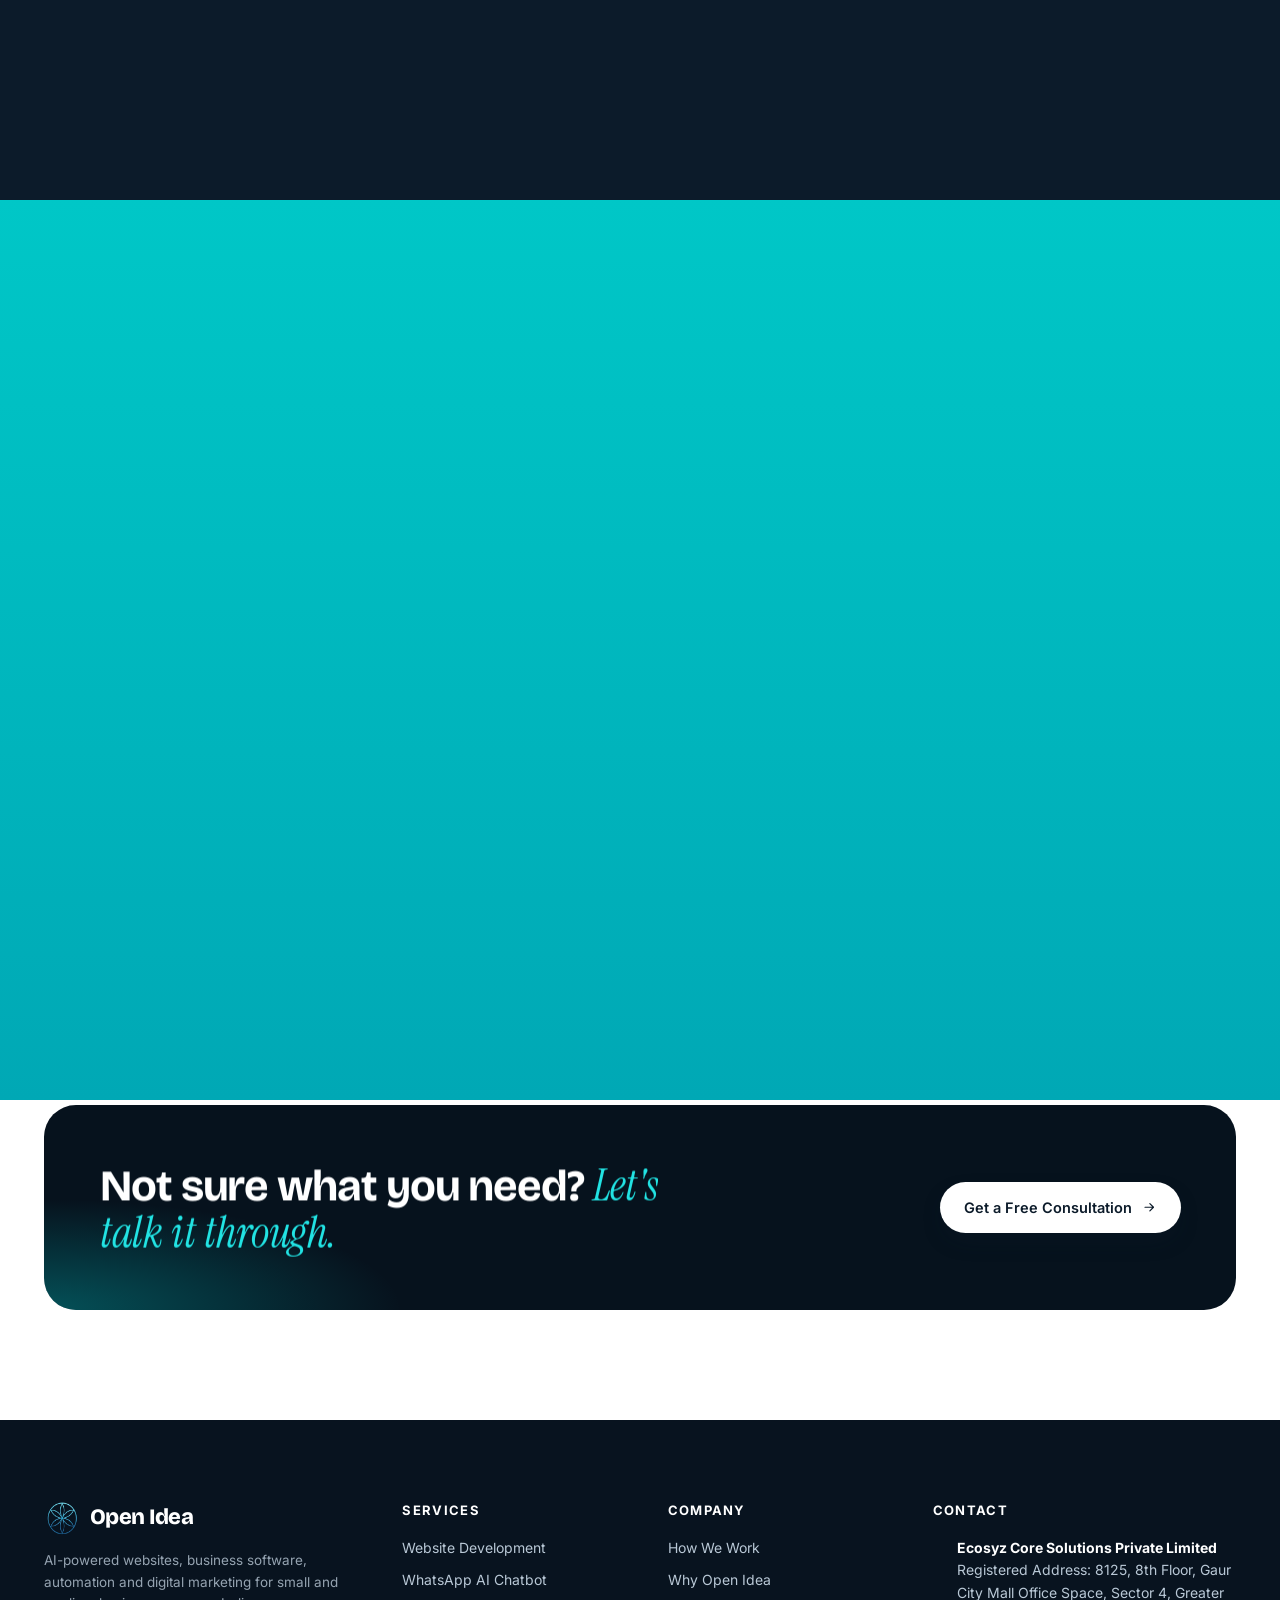
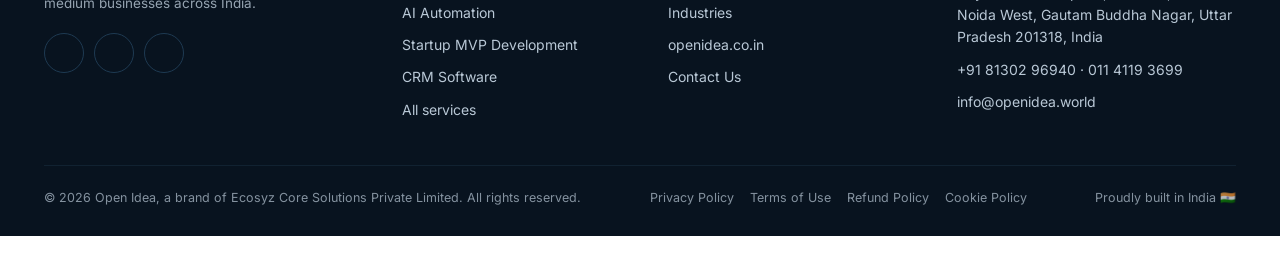
<file: website-development.html>
<!doctype html>
<html lang="en-IN" data-theme="light">
<head>
<meta charset="utf-8">
<meta name="viewport" content="width=device-width, initial-scale=1, viewport-fit=cover">
<title>Website Development Company in Greater Noida &amp; Noida | Open Idea</title>
<meta name="description" content="Fast, mobile-first business websites with WhatsApp, booking and SEO built in. Live in 2–5 days. Open Idea, Greater Noida West, serving all of India.">
<meta name="keywords" content="website development company India, AI automation for business, CRM software for small business, WhatsApp AI assistant, business management software, digital marketing agency Greater Noida, Delhi NCR web development">
<meta name="theme-color" content="#ffffff">
<meta name="robots" content="index,follow">
<meta property="og:type" content="website">
<meta property="og:site_name" content="Open Idea">
<meta property="og:title" content="Website Development Company in Greater Noida &amp; Noida | Open Idea">
<meta property="og:description" content="Fast, mobile-first business websites with WhatsApp, booking and SEO built in. Live in 2–5 days. Open Idea, Greater Noida West, serving all of India.">
<meta property="og:url" content="https://techpartner.openidea.co.in/">
<meta property="og:image" content="https://techpartner.openidea.co.in/img/og.jpg">
<meta property="og:image:secure_url" content="https://techpartner.openidea.co.in/img/og.jpg">
<meta property="og:image:type" content="image/jpeg">
<meta property="og:image:width" content="1200">
<meta property="og:image:height" content="630">
<meta property="og:image:alt" content="Open Idea: AI-powered websites, software and automation for growing businesses">
<meta name="twitter:image" content="https://techpartner.openidea.co.in/img/og.jpg">
<meta name="twitter:card" content="summary_large_image">
<meta name="twitter:site" content="@OpenIdeaOrg">
<link rel="icon" type="image/png" href="img/favicon.png">
<link rel="apple-touch-icon" href="img/logo.webp">
<script>try{var t=localStorage.getItem("oi-theme-v2");if(t)document.documentElement.dataset.theme=t}catch(e){}</script>
<link rel="preload" href="fonts/bricolage-500-800.woff2" as="font" type="font/woff2" crossorigin>
<link rel="preload" href="fonts/inter-400-700.woff2" as="font" type="font/woff2" crossorigin>
<link rel="preload" href="fonts/instrument-serif-italic.woff2" as="font" type="font/woff2" crossorigin>
<script type="application/ld+json">{"@context": "https://schema.org", "@graph": [{"@type": "ProfessionalService", "@id": "https://techpartner.openidea.co.in/#org", "name": "Open Idea", "alternateName": "Open Idea Tech Partner", "legalName": "Ecosyz Core Solutions Private Limited", "url": "https://techpartner.openidea.co.in/", "description": "Open Idea is a DPIIT-recognised, AIC-GBU incubated tech partner in Greater Noida West that builds websites, startup MVPs, business software, CRM, WhatsApp AI chatbots and AI automation for small and medium businesses and startups in India.", "email": "info@openidea.world", "telephone": "+91-8130296940", "image": "https://techpartner.openidea.co.in/img/og.jpg", "logo": "https://techpartner.openidea.co.in/img/logo.webp", "address": {"@type": "PostalAddress", "streetAddress": "8125, 8th Floor, Gaur City Mall Office Space, Sector 4", "addressLocality": "Greater Noida West", "addressRegion": "Uttar Pradesh", "postalCode": "201318", "addressCountry": "IN"}, "areaServed": [{"@type": "Country", "name": "India"}, {"@type": "City", "name": "Greater Noida"}, {"@type": "City", "name": "Noida"}, {"@type": "City", "name": "Delhi"}], "contactPoint": {"@type": "ContactPoint", "telephone": "+91-8130296940", "contactType": "sales", "availableLanguage": ["English", "Hindi"]}, "knowsAbout": ["Website development", "Startup MVP development", "WhatsApp Business API chatbots", "AI agents", "Workflow automation", "CRM software", "SEO", "Meta and Google Ads"], "hasOfferCatalog": {"@type": "OfferCatalog", "name": "Services", "itemListElement": [{"@type": "Offer", "itemOffered": {"@type": "Service", "name": "Website Development", "url": "https://techpartner.openidea.co.in/website-development.html"}}, {"@type": "Offer", "itemOffered": {"@type": "Service", "name": "WhatsApp AI Chatbot", "url": "https://techpartner.openidea.co.in/whatsapp-ai-chatbot.html"}}, {"@type": "Offer", "itemOffered": {"@type": "Service", "name": "AI Automation", "url": "https://techpartner.openidea.co.in/ai-automation.html"}}, {"@type": "Offer", "itemOffered": {"@type": "Service", "name": "Startup MVP Development", "url": "https://techpartner.openidea.co.in/mvp-development.html"}}, {"@type": "Offer", "itemOffered": {"@type": "Service", "name": "CRM Software for Small Business", "url": "https://techpartner.openidea.co.in/crm-software.html"}}, {"@type": "Offer", "itemOffered": {"@type": "Service", "name": "Digital Marketing & SEO", "url": "https://techpartner.openidea.co.in/services.html#marketing"}}, {"@type": "Offer", "itemOffered": {"@type": "Service", "name": "Branding & Design", "url": "https://techpartner.openidea.co.in/services.html#branding"}}]}, "sameAs": ["https://openidea.co.in", "https://www.linkedin.com/company/openidea-techpartner/", "https://www.instagram.com/openidea.ai_platform/", "https://x.com/OpenIdeaOrg"], "priceRange": "₹₹"}, {"@type": "WebSite", "@id": "https://techpartner.openidea.co.in/#site", "url": "https://techpartner.openidea.co.in/", "name": "Open Idea Tech Partner", "publisher": {"@id": "https://techpartner.openidea.co.in/#org"}, "inLanguage": "en-IN"}]}</script>
<link rel="stylesheet" href="css/site.min.css?v=e8a85278">
</head>
<body>
<svg width="0" height="0" style="position:absolute" aria-hidden="true">
 <defs>
  <symbol id="arrow" viewBox="0 0 24 24"><path d="M5 12h14M13 6l6 6-6 6"/></symbol>
  <symbol id="play" viewBox="0 0 24 24"><circle cx="12" cy="12" r="10"/><path d="m10 8 6 4-6 4z" fill="currentColor"/></symbol>
  <symbol id="users" viewBox="0 0 24 24"><circle cx="9" cy="8" r="4"/><path d="M2 21v-1a6 6 0 0 1 12 0v1"/><circle cx="18" cy="9" r="3"/><path d="M16 21v-1a5 5 0 0 1 7-4.5"/></symbol>
  <symbol id="layers" viewBox="0 0 24 24"><path d="m12 2 10 5-10 5L2 7z"/><path d="m2 12 10 5 10-5M2 17l10 5 10-5"/></symbol>
  <symbol id="bars" viewBox="0 0 24 24"><path d="M3 21h18"/><rect x="4" y="11" width="3" height="7"/><rect x="10.5" y="6" width="3" height="12"/><rect x="17" y="3" width="3" height="15"/></symbol>
  <symbol id="star" viewBox="0 0 24 24"><path d="m12 2 3.1 6.3 6.9 1-5 4.9 1.2 6.8L12 17.8 5.8 21l1.2-6.8-5-4.9 6.9-1z"/></symbol>
  <symbol id="rocket" viewBox="0 0 24 24"><path d="M4.5 16.5c-1.5 1.3-2 5-2 5s3.7-.5 5-2c.7-.8.7-2.1-.1-2.9a2.2 2.2 0 0 0-2.9-.1z"/><path d="m12 15-3-3a22 22 0 0 1 2-3.9A12.9 12.9 0 0 1 22 2c0 2.7-.8 7.5-6 11a22 22 0 0 1-4 2z"/></symbol>
  <symbol id="cog" viewBox="0 0 24 24"><circle cx="12" cy="12" r="3"/><path d="M12 1v3M12 20v3M4.2 4.2l2.1 2.1M17.7 17.7l2.1 2.1M1 12h3M20 12h3M4.2 19.8l2.1-2.1M17.7 6.3l2.1-2.1"/></symbol>
  <symbol id="target" viewBox="0 0 24 24"><circle cx="12" cy="12" r="10"/><circle cx="12" cy="12" r="6"/><circle cx="12" cy="12" r="2"/></symbol>
  <symbol id="phone" viewBox="0 0 24 24"><path d="M22 16.9v3a2 2 0 0 1-2.2 2 19.8 19.8 0 0 1-8.6-3.1 19.5 19.5 0 0 1-6-6A19.8 19.8 0 0 1 2.1 4.2 2 2 0 0 1 4.1 2h3a2 2 0 0 1 2 1.7c.1 1 .4 1.9.7 2.8a2 2 0 0 1-.5 2.1L8 9.9a16 16 0 0 0 6 6l1.3-1.3a2 2 0 0 1 2.1-.4c.9.3 1.8.6 2.8.7a2 2 0 0 1 1.7 2z"/></symbol>
  <symbol id="chat" viewBox="0 0 24 24"><path d="M21 12a8.5 8.5 0 0 1-12.6 7.4L3 21l1.6-5.4A8.5 8.5 0 1 1 21 12z"/></symbol>
  <symbol id="head" viewBox="0 0 24 24"><path d="M3 18v-6a9 9 0 0 1 18 0v6"/><path d="M21 19a2 2 0 0 1-2 2h-1v-6h3zM3 19a2 2 0 0 0 2 2h1v-6H3z"/></symbol>
  <symbol id="flow" viewBox="0 0 24 24"><rect x="3" y="3" width="6" height="6" rx="1"/><rect x="15" y="15" width="6" height="6" rx="1"/><path d="M6 9v4a2 2 0 0 0 2 2h7"/></symbol>
  <symbol id="doc" viewBox="0 0 24 24"><path d="M14 2H6a2 2 0 0 0-2 2v16a2 2 0 0 0 2 2h12a2 2 0 0 0 2-2V8z"/><path d="M14 2v6h6M8 13h8M8 17h5"/></symbol>
  <symbol id="money" viewBox="0 0 24 24"><circle cx="12" cy="12" r="10"/><path d="M15 9a3 3 0 0 0-3-1.5c-1.7 0-3 .9-3 2.2 0 3 6 1.6 6 4.5 0 1.3-1.3 2.3-3 2.3a3.4 3.4 0 0 1-3-1.5M12 6v1.5M12 16.5V18"/></symbol>
  <symbol id="cpu" viewBox="0 0 24 24"><rect x="5" y="5" width="14" height="14" rx="2"/><rect x="9" y="9" width="6" height="6"/><path d="M9 1v4M15 1v4M9 19v4M15 19v4M1 9h4M1 15h4M19 9h4M19 15h4"/></symbol>
  <symbol id="puzzle" viewBox="0 0 24 24"><path d="M19.4 14.6a2 2 0 1 0 0-3.2V7a1 1 0 0 0-1-1h-4.4a2 2 0 1 0-3.2 0H6.4a1 1 0 0 0-1 1v4.4a2 2 0 1 1 0 3.2V19a1 1 0 0 0 1 1h4.4a2 2 0 1 1 3.2 0h4.4a1 1 0 0 0 1-1z"/></symbol>
  <symbol id="grid" viewBox="0 0 24 24"><rect x="3" y="3" width="7" height="7" rx="1"/><rect x="14" y="3" width="7" height="7" rx="1"/><rect x="3" y="14" width="7" height="7" rx="1"/><rect x="14" y="14" width="7" height="7" rx="1"/></symbol>
  <symbol id="support" viewBox="0 0 24 24"><circle cx="12" cy="12" r="10"/><circle cx="12" cy="12" r="4"/><path d="m4.9 4.9 4.3 4.3M14.8 14.8l4.3 4.3M14.8 9.2l4.3-4.3M4.9 19.1l4.3-4.3"/></symbol>
  <symbol id="i-home" viewBox="0 0 24 24"><path d="m3 9 9-7 9 7v11a2 2 0 0 1-2 2H5a2 2 0 0 1-2-2z"/><path d="M9 22V12h6v10"/></symbol>
  <symbol id="box" viewBox="0 0 24 24"><path d="M21 8 12 3 3 8v8l9 5 9-5z"/><path d="m3 8 9 5 9-5M12 13v8"/></symbol>
  <symbol id="mail" viewBox="0 0 24 24"><rect x="2" y="4" width="20" height="16" rx="2"/><path d="m22 6-10 7L2 6"/></symbol>
  <symbol id="pin" viewBox="0 0 24 24"><path d="M21 10c0 7-9 13-9 13s-9-6-9-13a9 9 0 0 1 18 0z"/><circle cx="12" cy="10" r="3"/></symbol>
  <symbol id="send" viewBox="0 0 24 24"><path d="m22 2-7 20-4-9-9-4z"/><path d="M22 2 11 13"/></symbol>
  <symbol id="sun" viewBox="0 0 24 24"><circle cx="12" cy="12" r="4"/><path d="M12 2v2M12 20v2M4.9 4.9l1.4 1.4M17.7 17.7l1.4 1.4M2 12h2M20 12h2M4.9 19.1l1.4-1.4M17.7 6.3l1.4-1.4"/></symbol>
  <symbol id="moon" viewBox="0 0 24 24"><path d="M21 12.8A9 9 0 1 1 11.2 3a7 7 0 0 0 9.8 9.8z"/></symbol>
  <symbol id="in" viewBox="0 0 24 24"><path d="M16 8a6 6 0 0 1 6 6v7h-4v-7a2 2 0 0 0-4 0v7h-4v-7a6 6 0 0 1 6-6zM2 9h4v12H2z"/><circle cx="4" cy="4" r="2"/></symbol>
  <symbol id="ig" viewBox="0 0 24 24"><rect x="2" y="2" width="20" height="20" rx="5"/><circle cx="12" cy="12" r="4"/><circle cx="17.5" cy="6.5" r=".5" fill="currentColor"/></symbol>
  <symbol id="x" viewBox="0 0 24 24"><path d="M4 4l16 16M20 4 4 20"/></symbol>
  <symbol id="pause" viewBox="0 0 24 24"><rect x="6" y="5" width="4" height="14" rx="1" fill="currentColor"/><rect x="14" y="5" width="4" height="14" rx="1" fill="currentColor"/></symbol>
  <symbol id="web" viewBox="0 0 24 24"><rect x="2" y="4" width="20" height="16" rx="2"/><path d="M2 9h20M6 6.5h.01M9 6.5h.01"/></symbol>
  <symbol id="cal" viewBox="0 0 24 24"><rect x="3" y="4" width="18" height="18" rx="2"/><path d="M16 2v4M8 2v4M3 10h18M8 14h3"/></symbol>
  <symbol id="mega" viewBox="0 0 24 24"><path d="m3 11 15-6v14L3 13z"/><path d="M11.6 16.8a3 3 0 1 1-5.8-1.6"/></symbol>
  <symbol id="truck" viewBox="0 0 24 24"><path d="M1 3h15v13H1zM16 8h4l3 3v5h-7z"/><circle cx="5.5" cy="18.5" r="2.5"/><circle cx="18.5" cy="18.5" r="2.5"/></symbol>
  <symbol id="pen" viewBox="0 0 24 24"><path d="M12 20h9"/><path d="M16.5 3.5a2.1 2.1 0 0 1 3 3L7 19l-4 1 1-4z"/></symbol>
  <symbol id="cloud" viewBox="0 0 24 24"><path d="M18 10h-1.3A8 8 0 1 0 9 20h9a5 5 0 0 0 0-10z"/></symbol>
  <symbol id="inv" viewBox="0 0 24 24"><path d="M4 2v20l3-2 3 2 3-2 3 2 3-2 1 .7V2l-1 .7-3-2-3 2-3-2-3 2-3-2z"/><path d="M8 8h8M8 12h8M8 16h5"/></symbol>
 </defs>
</svg>
<div class="progress" id="progress" aria-hidden="true"></div>
<div class="pt" aria-hidden="true"><img src="img/logo.webp" alt=""></div>
<header id="top">
 <div class="wrap nav">
  <a href="index.html#home" class="logo" aria-label="Open Idea home"><img src="img/logo.webp" alt="Open Idea logo" width="36" height="36">Open Idea</a>
  <nav class="menu" aria-label="Main">
   <a href="services.html">Services</a><a href="products.html">Products</a><a href="index.html#startups">Startups</a><a href="index.html#demos">Demos</a>
  </nav>
  <div class="nav-r">
   <button class="tbtn" id="theme" aria-label="Switch light or dark theme"><svg class="i"><use href="index.html#moon"/></svg></button>
   <a href="index.html#contact" class="btn btn-p">Start Your Project <svg class="i"><use href="index.html#arrow"/></svg></a>
  </div>
 </div>
</header>
<main>
<section class="page-hero sp-hero">
 <div class="hero-glow" aria-hidden="true"></div><div class="hero-grid" aria-hidden="true"></div>
 <div class="wrap">
  <nav class="crumb" aria-label="Breadcrumb"><a href="index.html">Home</a><span>/</span><a href="services.html">Services</a><span>/</span><span>Website Development</span></nav>
  <h1>Business websites that <em>bring enquiries.</em></h1>
  <p class="fx-sub sp-answer">Open Idea builds fast, mobile-first websites for small businesses and startups in Greater Noida, Noida, Delhi NCR and across India. Most business websites go live in 2–5 days, with WhatsApp chat, enquiry forms, Google Maps and search setup included.</p>
  <div class="sp-cta"><a href="index.html#contact" class="btn btn-p" data-service="Website Development">Start your project <svg class="i"><use href="#arrow"/></svg></a><a href="https://wa.me/918130296940?text=Hi%20Open%20Idea%21%20I%27m%20interested%20in%20Website%20Development." class="btn btn-o btn-wa" target="_blank" rel="noopener" data-lead="whatsapp"><svg class="i" viewBox="0 0 32 32" aria-hidden="true" style="fill:currentColor;stroke:none"><path d="M16.04 3C9 3 3.3 8.7 3.3 15.73c0 2.25.6 4.45 1.72 6.38L3.2 28.8l6.86-1.8a12.7 12.7 0 0 0 5.98 1.52c7.03 0 12.74-5.7 12.74-12.74 0-3.4-1.33-6.6-3.73-9A12.66 12.66 0 0 0 16.04 3Zm5.8 15.42c-.32-.16-1.88-.93-2.17-1.03-.29-.11-.5-.16-.71.16-.21.32-.82 1.03-1 1.24-.18.21-.37.24-.69.08-.32-.16-1.34-.5-2.55-1.58a9.57 9.57 0 0 1-1.77-2.2c-.18-.32-.02-.49.14-.65.14-.14.32-.37.48-.56.16-.18.21-.32.32-.53.1-.21.05-.4-.03-.56-.08-.16-.71-1.71-.98-2.35-.26-.62-.52-.53-.71-.54h-.61c-.21 0-.56.08-.85.4-.29.32-1.11 1.09-1.11 2.65s1.14 3.08 1.3 3.29c.16.21 2.24 3.42 5.43 4.8 2.66 1.15 3.2.92 3.81.86.61-.06 1.88-.77 2.14-1.51.27-.74.27-1.38.19-1.51-.08-.13-.29-.21-.61-.37Z"/></svg>WhatsApp us</a></div>
 </div>
</section>
<section class="sp-sec"><div class="wrap">
 <div class="sec-head rv" style="text-align:left;margin:0 0 24px"><span class="eyebrow">What you get</span><h2>Everything included, <em>nothing extra to chase.</em></h2></div>
 <ul class="sp-get"><li class="rv"><b>Mobile-first design</b><span>Built for phones first, where most of your customers will see it.</span></li><li class="rv"><b>WhatsApp &amp; enquiry forms</b><span>Every enquiry reaches your WhatsApp with the customer's details.</span></li><li class="rv"><b>Google-ready SEO</b><span>Titles, schema, sitemap and Search Console set up from day one.</span></li><li class="rv"><b>Booking &amp; payments</b><span>Online booking, Razorpay or Stripe, when you need them.</span></li><li class="rv"><b>Fast loading</b><span>Optimised images, fonts and hosting so pages open in seconds.</span></li><li class="rv"><b>You own everything</b><span>Domain, content and code stay with your business.</span></li></ul>
</div></section>
<section class="sp-sec alt"><div class="wrap sp-two">
 <div><div class="sec-head rv" style="text-align:left;margin:0 0 20px"><span class="eyebrow">Who it's for</span><h2>Built for <em>businesses like yours.</em></h2></div>
  <ul class="sp-who"><li class="rv">Shops, clinics, restaurants, salons and service businesses</li><li class="rv">Manufacturers and B2B suppliers who need a catalogue</li><li class="rv">Startups that need a launch or waitlist page</li><li class="rv">Businesses with an old site that looks dated or loads slowly</li></ul></div>
 <div><div class="sec-head rv" style="text-align:left;margin:0 0 20px"><span class="eyebrow">How it works</span><h2>Clear steps, <em>clear timelines.</em></h2></div>
  <ol class="steps"><li class="step rv" data-rv="left"><span class="n">01</span><div><h3>Share your details <small class="sp-when">Day 0</small></h3><p>Tell us about your business on WhatsApp or the form.</p></div></li><li class="step rv" data-rv="left"><span class="n">02</span><div><h3>First draft <small class="sp-when">24–48 hrs</small></h3><p>See your homepage design and content.</p></div></li><li class="step rv" data-rv="left"><span class="n">03</span><div><h3>Build &amp; review <small class="sp-when">2–4 days</small></h3><p>All pages, forms and integrations, with your edits.</p></div></li><li class="step rv" data-rv="left"><span class="n">04</span><div><h3>Go live <small class="sp-when">Day 5</small></h3><p>Domain connected, Google set up and handover.</p></div></li></ol></div>
</div></section>
<section class="sp-sec"><div class="wrap faq-wrap">
 <div class="sec-head rv" style="text-align:left;margin:0"><span class="eyebrow">FAQ</span><h2>Website Development, <em>answered.</em></h2><p>More questions? <a href="https://wa.me/918130296940?text=Hi%20Open%20Idea%21%20I%27m%20interested%20in%20Website%20Development." target="_blank" rel="noopener" data-lead="whatsapp" class="faq-wa">Ask us on WhatsApp</a>.</p></div>
 <div class="faq"><details class="rv"><summary>How long does it take to build a business website?</summary><p>Most business websites go live in 2–5 days. You see a first draft within 24–48 hours of sharing your details.</p></details><details class="rv"><summary>Will my website show up on Google?</summary><p>Yes. Every site includes page titles, descriptions, schema, a sitemap and Google Search Console setup. Ongoing SEO is available if you want more traffic.</p></details><details class="rv"><summary>Can I update the website myself?</summary><p>Yes. We can set up an easy editor for text and images, or handle updates for you.</p></details><details class="rv"><summary>Do you build e-commerce websites?</summary><p>Yes. We set up Shopify or WooCommerce stores, usually in 3–7 days, with payments, shipping and WhatsApp order alerts.</p></details></div>
</div></section>
<section class="sp-sec" style="padding-top:0"><div class="wrap"><div class="sp-more rv"><span>Also from Open Idea</span><a href="whatsapp-ai-chatbot.html">WhatsApp AI Chatbot</a><a href="ai-automation.html">AI Automation</a><a href="mvp-development.html">Startup MVP Development</a><a href="crm-software.html">CRM Software for Small Business</a><a href="services.html">All 75+ services</a></div></div></section>
<section style="padding-top:0">
 <div class="wrap"><div class="cta-band rv" data-rv="scale">
  <h2>Not sure what you need? <em>Let's talk it through.</em></h2>
  <a href="index.html#contact" class="btn btn-p">Get a Free Consultation <svg class="i"><use href="#arrow"/></svg></a>
 </div></div>
</section>
<script type="application/ld+json">{"@context": "https://schema.org", "@graph": [{"@type": "Service", "@id": "https://techpartner.openidea.co.in/website-development.html#service", "name": "Website Development", "serviceType": "Website Development", "description": "Open Idea builds fast, mobile-first websites for small businesses and startups in Greater Noida, Noida, Delhi NCR and across India. Most business websites go live in 2–5 days, with WhatsApp chat, enquiry forms, Google Maps and search setup included.", "url": "https://techpartner.openidea.co.in/website-development.html", "provider": {"@id": "https://techpartner.openidea.co.in/#org"}, "areaServed": [{"@type": "Country", "name": "India"}, {"@type": "City", "name": "Greater Noida"}, {"@type": "City", "name": "Noida"}]}, {"@type": "FAQPage", "mainEntity": [{"@type": "Question", "name": "How long does it take to build a business website?", "acceptedAnswer": {"@type": "Answer", "text": "Most business websites go live in 2–5 days. You see a first draft within 24–48 hours of sharing your details."}}, {"@type": "Question", "name": "Will my website show up on Google?", "acceptedAnswer": {"@type": "Answer", "text": "Yes. Every site includes page titles, descriptions, schema, a sitemap and Google Search Console setup. Ongoing SEO is available if you want more traffic."}}, {"@type": "Question", "name": "Can I update the website myself?", "acceptedAnswer": {"@type": "Answer", "text": "Yes. We can set up an easy editor for text and images, or handle updates for you."}}, {"@type": "Question", "name": "Do you build e-commerce websites?", "acceptedAnswer": {"@type": "Answer", "text": "Yes. We set up Shopify or WooCommerce stores, usually in 3–7 days, with payments, shipping and WhatsApp order alerts."}}]}, {"@type": "BreadcrumbList", "itemListElement": [{"@type": "ListItem", "position": 1, "name": "Home", "item": "https://techpartner.openidea.co.in/"}, {"@type": "ListItem", "position": 2, "name": "Services", "item": "https://techpartner.openidea.co.in/services.html"}, {"@type": "ListItem", "position": 3, "name": "Website Development", "item": "https://techpartner.openidea.co.in/website-development.html"}]}]}</script>
</main>
<footer>
 <div class="wrap">
  <div class="f-grid">
   <div class="f-brand">
    <a href="index.html#home" class="logo"><img src="img/logo.webp" alt="" width="36" height="36" loading="lazy">Open Idea</a>
    <p>AI-powered websites, business software, automation and digital marketing for small and medium businesses across India.</p>
    <div class="soc">
     <a href="https://www.linkedin.com/company/openidea-techpartner/" target="_blank" rel="noopener" aria-label="LinkedIn"><svg class="i"><use href="index.html#in"/></svg></a>
     <a href="https://www.instagram.com/openidea.ai_platform/" target="_blank" rel="noopener" aria-label="Instagram"><svg class="i"><use href="index.html#ig"/></svg></a>
     <a href="https://x.com/OpenIdeaOrg" target="_blank" rel="noopener" aria-label="X (Twitter)"><svg class="i"><use href="index.html#x"/></svg></a>
    </div>
   </div>
   <div>
    <h4>Services</h4>
    <ul><li><a href="website-development.html">Website Development</a></li><li><a href="whatsapp-ai-chatbot.html">WhatsApp AI Chatbot</a></li><li><a href="ai-automation.html">AI Automation</a></li><li><a href="mvp-development.html">Startup MVP Development</a></li><li><a href="crm-software.html">CRM Software</a></li><li><a href="services.html">All services</a></li></ul>
   </div>
   <div>
    <h4>Company</h4>
    <ul><li><a href="index.html#process">How We Work</a></li><li><a href="index.html#why">Why Open Idea</a></li><li><a href="index.html#industries">Industries</a></li><li><a href="https://openidea.co.in" target="_blank" rel="noopener">openidea.co.in</a></li><li><a href="index.html#contact">Contact Us</a></li></ul>
   </div>
   <div class="f-contact-col">
    <h4>Contact</h4>
    <ul class="f-contact">
     <li><svg class="i"><use href="index.html#pin"/></svg><span><b style="color:#fff">Ecosyz Core Solutions Private Limited</b><br>Registered Address: 8125, 8th Floor, Gaur City Mall Office Space, Sector 4, Greater Noida West, Gautam Buddha Nagar, Uttar Pradesh 201318, India</span></li>
     <li><svg class="i"><use href="index.html#phone"/></svg><span><a href="tel:+918130296940">+91 81302 96940</a> · <a href="tel:+911141193699">011 4119 3699</a></span></li>
     <li><svg class="i"><use href="index.html#mail"/></svg><a href="mailto:info@openidea.world">info@openidea.world</a></li>
    </ul>
   </div>
  </div>
  <div class="f-bot"><span>© 2026 Open Idea, a brand of Ecosyz Core Solutions Private Limited. All rights reserved.</span><span class="f-legal"><a href="https://openidea.co.in/privacy">Privacy Policy</a><a href="https://openidea.co.in/terms">Terms of Use</a><a href="https://openidea.co.in/refund-policy">Refund Policy</a><a href="https://openidea.co.in/cookies">Cookie Policy</a></span><span>Proudly built in India 🇮🇳</span></div>
 </div>
</footer>
<a class="wa-fab" href="https://wa.me/918130296940?text=Hi%20Open%20Idea!%20I%27d%20like%20to%20know%20more%20about%20your%20services." target="_blank" rel="noopener" aria-label="Chat with Open Idea on WhatsApp"><svg class="wa-ico" viewBox="0 0 32 32" aria-hidden="true"><path fill="currentColor" d="M16.04 3C9 3 3.3 8.7 3.3 15.73c0 2.25.6 4.45 1.72 6.38L3.2 28.8l6.86-1.8a12.7 12.7 0 0 0 5.98 1.52h.01c7.03 0 12.74-5.7 12.74-12.74 0-3.4-1.33-6.6-3.73-9A12.66 12.66 0 0 0 16.04 3Zm0 23.36h-.01a10.6 10.6 0 0 1-5.4-1.48l-.39-.23-4.07 1.07 1.09-3.97-.25-.41a10.56 10.56 0 0 1-1.62-5.62c0-5.84 4.75-10.6 10.6-10.6 2.83 0 5.49 1.1 7.49 3.11a10.5 10.5 0 0 1 3.1 7.49c0 5.85-4.75 10.6-10.54 10.6Zm5.8-7.94c-.32-.16-1.88-.93-2.17-1.03-.29-.11-.5-.16-.71.16-.21.32-.82 1.03-1 1.24-.18.21-.37.24-.69.08-.32-.16-1.34-.5-2.55-1.58a9.57 9.57 0 0 1-1.77-2.2c-.18-.32-.02-.49.14-.65.14-.14.32-.37.48-.56.16-.18.21-.32.32-.53.1-.21.05-.4-.03-.56-.08-.16-.71-1.71-.98-2.35-.26-.62-.52-.53-.71-.54h-.61c-.21 0-.56.08-.85.4-.29.32-1.11 1.09-1.11 2.65s1.14 3.08 1.3 3.29c.16.21 2.24 3.42 5.43 4.8.76.33 1.35.52 1.81.67.76.24 1.45.21 2 .13.61-.09 1.88-.77 2.14-1.51.27-.74.27-1.38.19-1.51-.08-.13-.29-.21-.61-.37Z"/></svg><span class="wa-txt">Chat on WhatsApp</span></a>
<nav class="appbar" id="appbar" aria-label="Quick actions">
 <a href="index.html#home" class="on"><svg class="i"><use href="#i-home"/></svg>Home</a>
 <a href="index.html#services"><svg class="i"><use href="index.html#grid"/></svg>Services</a>
 <a href="index.html#contact" class="mid" aria-label="Send enquiry"><span><svg class="i"><use href="index.html#chat"/></svg></span>Enquire</a>
 <a href="index.html#products"><svg class="i"><use href="index.html#box"/></svg>Products</a>
 <a href="tel:+918130296940"><svg class="i"><use href="index.html#phone"/></svg>Call</a>
</nav>
<script src="js/site.js" defer></script>
</body>
</html>
</file>
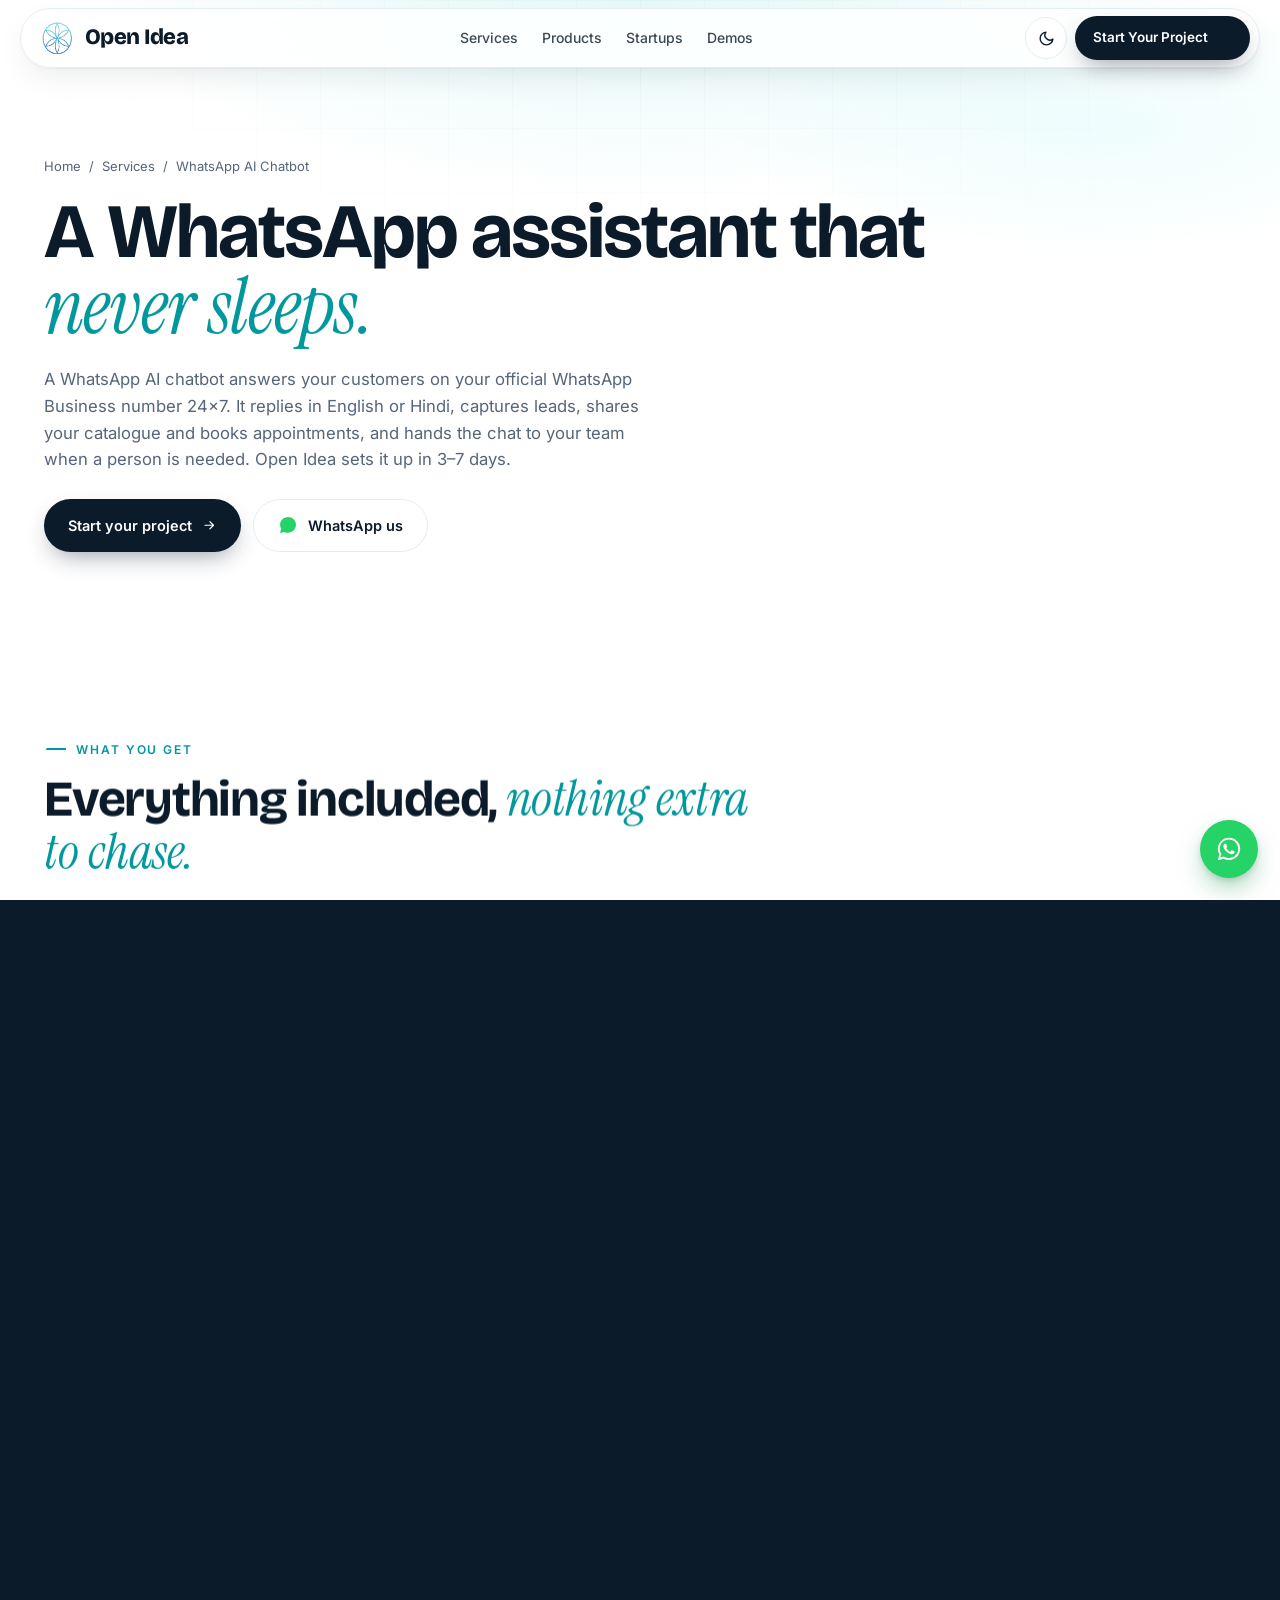
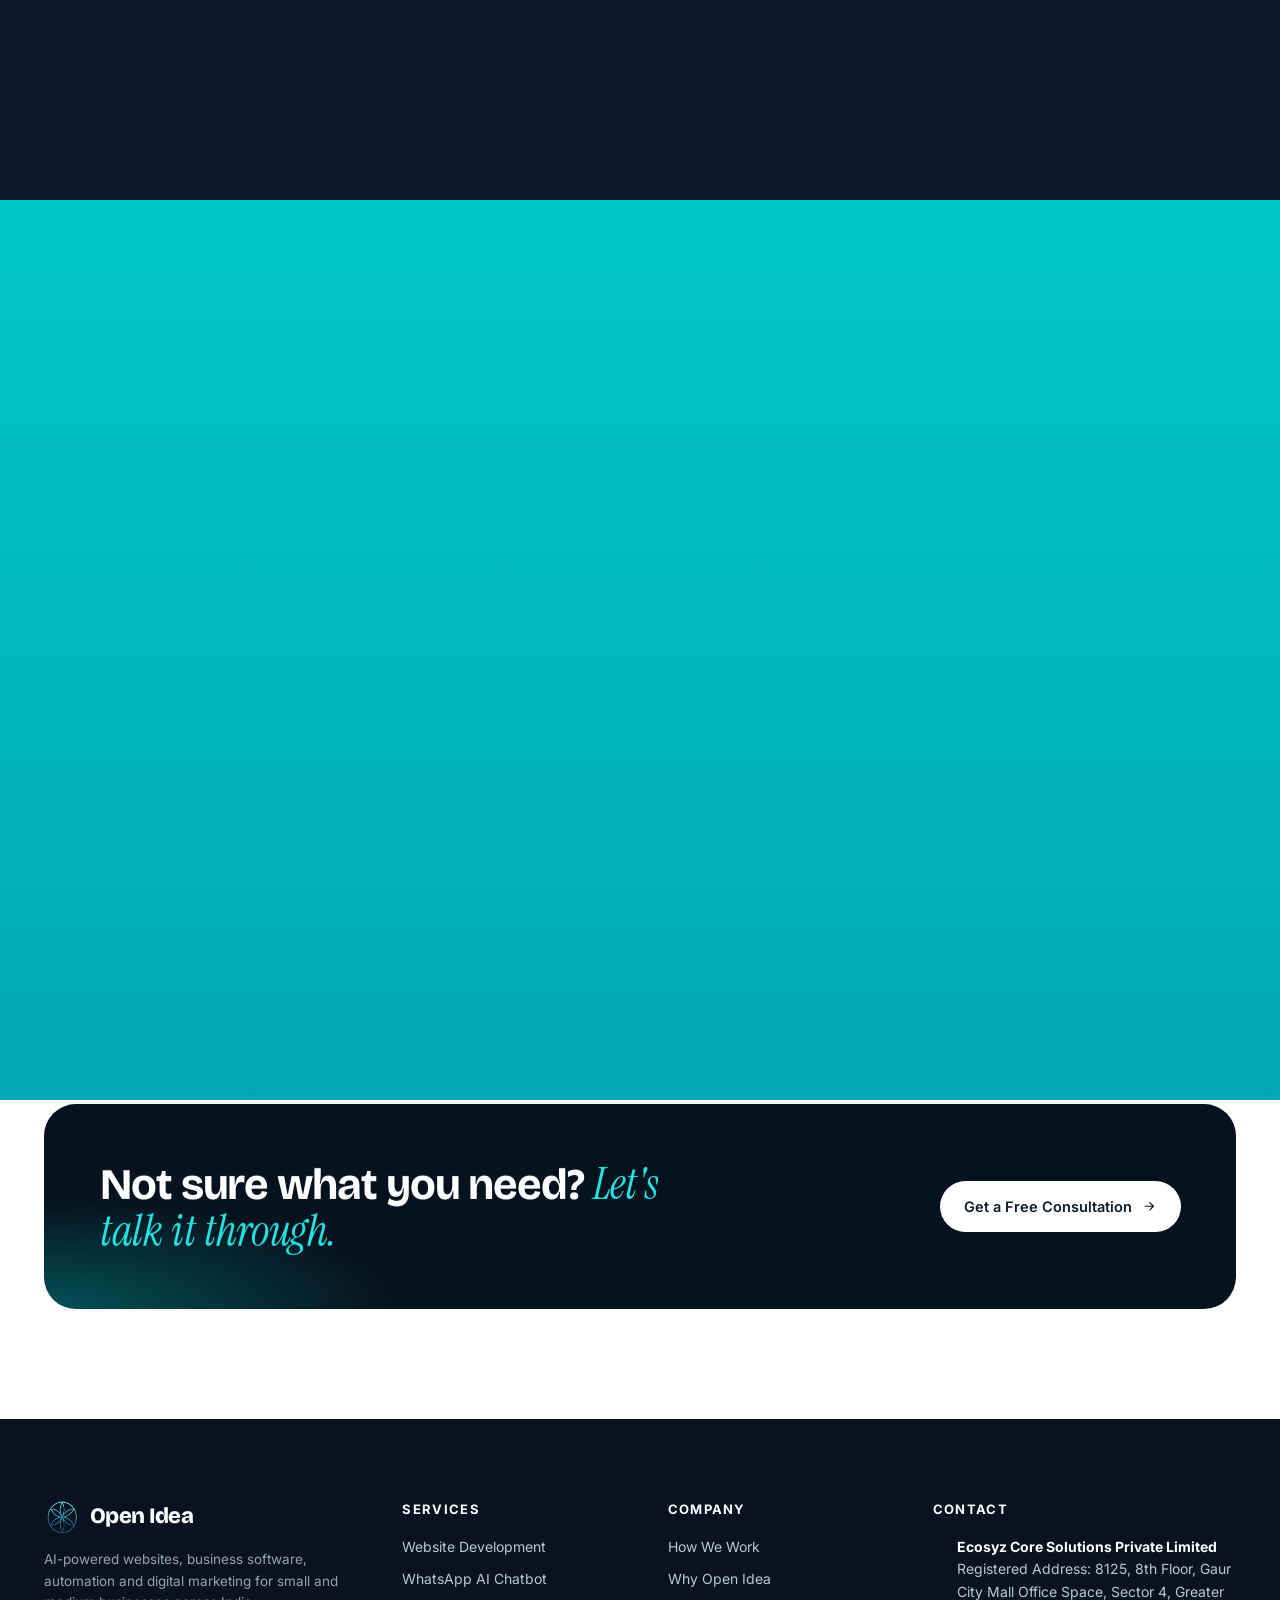
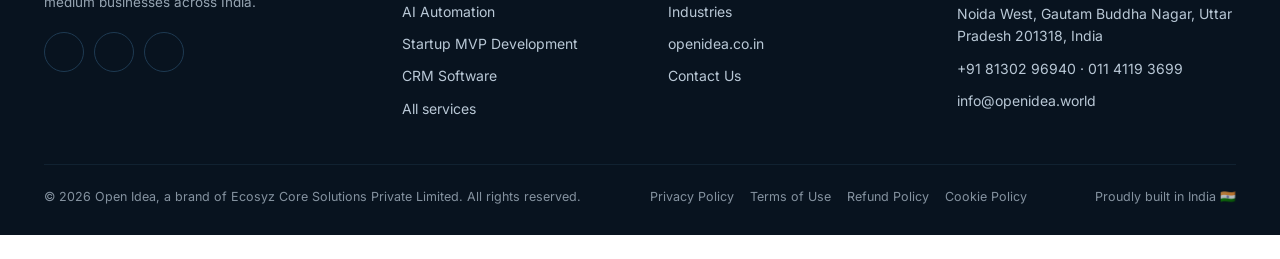
<file: whatsapp-ai-chatbot.html>
<!doctype html>
<html lang="en-IN" data-theme="light">
<head>
<meta charset="utf-8">
<meta name="viewport" content="width=device-width, initial-scale=1, viewport-fit=cover">
<title>WhatsApp AI Chatbot for Business in India | Open Idea</title>
<meta name="description" content="A WhatsApp AI chatbot that answers customers 24×7, captures leads and books appointments on your official number. Setup in 3–7 days.">
<meta name="keywords" content="website development company India, AI automation for business, CRM software for small business, WhatsApp AI assistant, business management software, digital marketing agency Greater Noida, Delhi NCR web development">
<meta name="theme-color" content="#ffffff">
<meta name="robots" content="index,follow">
<meta property="og:type" content="website">
<meta property="og:site_name" content="Open Idea">
<meta property="og:title" content="WhatsApp AI Chatbot for Business in India | Open Idea">
<meta property="og:description" content="A WhatsApp AI chatbot that answers customers 24×7, captures leads and books appointments on your official number. Setup in 3–7 days.">
<meta property="og:url" content="https://techpartner.openidea.co.in/">
<meta property="og:image" content="https://techpartner.openidea.co.in/img/og.jpg">
<meta property="og:image:secure_url" content="https://techpartner.openidea.co.in/img/og.jpg">
<meta property="og:image:type" content="image/jpeg">
<meta property="og:image:width" content="1200">
<meta property="og:image:height" content="630">
<meta property="og:image:alt" content="Open Idea: AI-powered websites, software and automation for growing businesses">
<meta name="twitter:image" content="https://techpartner.openidea.co.in/img/og.jpg">
<meta name="twitter:card" content="summary_large_image">
<meta name="twitter:site" content="@OpenIdeaOrg">
<link rel="icon" type="image/png" href="img/favicon.png">
<link rel="apple-touch-icon" href="img/logo.webp">
<script>try{var t=localStorage.getItem("oi-theme-v2");if(t)document.documentElement.dataset.theme=t}catch(e){}</script>
<link rel="preload" href="fonts/bricolage-500-800.woff2" as="font" type="font/woff2" crossorigin>
<link rel="preload" href="fonts/inter-400-700.woff2" as="font" type="font/woff2" crossorigin>
<link rel="preload" href="fonts/instrument-serif-italic.woff2" as="font" type="font/woff2" crossorigin>
<script type="application/ld+json">{"@context": "https://schema.org", "@graph": [{"@type": "ProfessionalService", "@id": "https://techpartner.openidea.co.in/#org", "name": "Open Idea", "alternateName": "Open Idea Tech Partner", "legalName": "Ecosyz Core Solutions Private Limited", "url": "https://techpartner.openidea.co.in/", "description": "Open Idea is a DPIIT-recognised, AIC-GBU incubated tech partner in Greater Noida West that builds websites, startup MVPs, business software, CRM, WhatsApp AI chatbots and AI automation for small and medium businesses and startups in India.", "email": "info@openidea.world", "telephone": "+91-8130296940", "image": "https://techpartner.openidea.co.in/img/og.jpg", "logo": "https://techpartner.openidea.co.in/img/logo.webp", "address": {"@type": "PostalAddress", "streetAddress": "8125, 8th Floor, Gaur City Mall Office Space, Sector 4", "addressLocality": "Greater Noida West", "addressRegion": "Uttar Pradesh", "postalCode": "201318", "addressCountry": "IN"}, "areaServed": [{"@type": "Country", "name": "India"}, {"@type": "City", "name": "Greater Noida"}, {"@type": "City", "name": "Noida"}, {"@type": "City", "name": "Delhi"}], "contactPoint": {"@type": "ContactPoint", "telephone": "+91-8130296940", "contactType": "sales", "availableLanguage": ["English", "Hindi"]}, "knowsAbout": ["Website development", "Startup MVP development", "WhatsApp Business API chatbots", "AI agents", "Workflow automation", "CRM software", "SEO", "Meta and Google Ads"], "hasOfferCatalog": {"@type": "OfferCatalog", "name": "Services", "itemListElement": [{"@type": "Offer", "itemOffered": {"@type": "Service", "name": "Website Development", "url": "https://techpartner.openidea.co.in/website-development.html"}}, {"@type": "Offer", "itemOffered": {"@type": "Service", "name": "WhatsApp AI Chatbot", "url": "https://techpartner.openidea.co.in/whatsapp-ai-chatbot.html"}}, {"@type": "Offer", "itemOffered": {"@type": "Service", "name": "AI Automation", "url": "https://techpartner.openidea.co.in/ai-automation.html"}}, {"@type": "Offer", "itemOffered": {"@type": "Service", "name": "Startup MVP Development", "url": "https://techpartner.openidea.co.in/mvp-development.html"}}, {"@type": "Offer", "itemOffered": {"@type": "Service", "name": "CRM Software for Small Business", "url": "https://techpartner.openidea.co.in/crm-software.html"}}, {"@type": "Offer", "itemOffered": {"@type": "Service", "name": "Digital Marketing & SEO", "url": "https://techpartner.openidea.co.in/services.html#marketing"}}, {"@type": "Offer", "itemOffered": {"@type": "Service", "name": "Branding & Design", "url": "https://techpartner.openidea.co.in/services.html#branding"}}]}, "sameAs": ["https://openidea.co.in", "https://www.linkedin.com/company/openidea-techpartner/", "https://www.instagram.com/openidea.ai_platform/", "https://x.com/OpenIdeaOrg"], "priceRange": "₹₹"}, {"@type": "WebSite", "@id": "https://techpartner.openidea.co.in/#site", "url": "https://techpartner.openidea.co.in/", "name": "Open Idea Tech Partner", "publisher": {"@id": "https://techpartner.openidea.co.in/#org"}, "inLanguage": "en-IN"}]}</script>
<link rel="stylesheet" href="css/site.min.css?v=e8a85278">
</head>
<body>
<svg width="0" height="0" style="position:absolute" aria-hidden="true">
 <defs>
  <symbol id="arrow" viewBox="0 0 24 24"><path d="M5 12h14M13 6l6 6-6 6"/></symbol>
  <symbol id="play" viewBox="0 0 24 24"><circle cx="12" cy="12" r="10"/><path d="m10 8 6 4-6 4z" fill="currentColor"/></symbol>
  <symbol id="users" viewBox="0 0 24 24"><circle cx="9" cy="8" r="4"/><path d="M2 21v-1a6 6 0 0 1 12 0v1"/><circle cx="18" cy="9" r="3"/><path d="M16 21v-1a5 5 0 0 1 7-4.5"/></symbol>
  <symbol id="layers" viewBox="0 0 24 24"><path d="m12 2 10 5-10 5L2 7z"/><path d="m2 12 10 5 10-5M2 17l10 5 10-5"/></symbol>
  <symbol id="bars" viewBox="0 0 24 24"><path d="M3 21h18"/><rect x="4" y="11" width="3" height="7"/><rect x="10.5" y="6" width="3" height="12"/><rect x="17" y="3" width="3" height="15"/></symbol>
  <symbol id="star" viewBox="0 0 24 24"><path d="m12 2 3.1 6.3 6.9 1-5 4.9 1.2 6.8L12 17.8 5.8 21l1.2-6.8-5-4.9 6.9-1z"/></symbol>
  <symbol id="rocket" viewBox="0 0 24 24"><path d="M4.5 16.5c-1.5 1.3-2 5-2 5s3.7-.5 5-2c.7-.8.7-2.1-.1-2.9a2.2 2.2 0 0 0-2.9-.1z"/><path d="m12 15-3-3a22 22 0 0 1 2-3.9A12.9 12.9 0 0 1 22 2c0 2.7-.8 7.5-6 11a22 22 0 0 1-4 2z"/></symbol>
  <symbol id="cog" viewBox="0 0 24 24"><circle cx="12" cy="12" r="3"/><path d="M12 1v3M12 20v3M4.2 4.2l2.1 2.1M17.7 17.7l2.1 2.1M1 12h3M20 12h3M4.2 19.8l2.1-2.1M17.7 6.3l2.1-2.1"/></symbol>
  <symbol id="target" viewBox="0 0 24 24"><circle cx="12" cy="12" r="10"/><circle cx="12" cy="12" r="6"/><circle cx="12" cy="12" r="2"/></symbol>
  <symbol id="phone" viewBox="0 0 24 24"><path d="M22 16.9v3a2 2 0 0 1-2.2 2 19.8 19.8 0 0 1-8.6-3.1 19.5 19.5 0 0 1-6-6A19.8 19.8 0 0 1 2.1 4.2 2 2 0 0 1 4.1 2h3a2 2 0 0 1 2 1.7c.1 1 .4 1.9.7 2.8a2 2 0 0 1-.5 2.1L8 9.9a16 16 0 0 0 6 6l1.3-1.3a2 2 0 0 1 2.1-.4c.9.3 1.8.6 2.8.7a2 2 0 0 1 1.7 2z"/></symbol>
  <symbol id="chat" viewBox="0 0 24 24"><path d="M21 12a8.5 8.5 0 0 1-12.6 7.4L3 21l1.6-5.4A8.5 8.5 0 1 1 21 12z"/></symbol>
  <symbol id="head" viewBox="0 0 24 24"><path d="M3 18v-6a9 9 0 0 1 18 0v6"/><path d="M21 19a2 2 0 0 1-2 2h-1v-6h3zM3 19a2 2 0 0 0 2 2h1v-6H3z"/></symbol>
  <symbol id="flow" viewBox="0 0 24 24"><rect x="3" y="3" width="6" height="6" rx="1"/><rect x="15" y="15" width="6" height="6" rx="1"/><path d="M6 9v4a2 2 0 0 0 2 2h7"/></symbol>
  <symbol id="doc" viewBox="0 0 24 24"><path d="M14 2H6a2 2 0 0 0-2 2v16a2 2 0 0 0 2 2h12a2 2 0 0 0 2-2V8z"/><path d="M14 2v6h6M8 13h8M8 17h5"/></symbol>
  <symbol id="money" viewBox="0 0 24 24"><circle cx="12" cy="12" r="10"/><path d="M15 9a3 3 0 0 0-3-1.5c-1.7 0-3 .9-3 2.2 0 3 6 1.6 6 4.5 0 1.3-1.3 2.3-3 2.3a3.4 3.4 0 0 1-3-1.5M12 6v1.5M12 16.5V18"/></symbol>
  <symbol id="cpu" viewBox="0 0 24 24"><rect x="5" y="5" width="14" height="14" rx="2"/><rect x="9" y="9" width="6" height="6"/><path d="M9 1v4M15 1v4M9 19v4M15 19v4M1 9h4M1 15h4M19 9h4M19 15h4"/></symbol>
  <symbol id="puzzle" viewBox="0 0 24 24"><path d="M19.4 14.6a2 2 0 1 0 0-3.2V7a1 1 0 0 0-1-1h-4.4a2 2 0 1 0-3.2 0H6.4a1 1 0 0 0-1 1v4.4a2 2 0 1 1 0 3.2V19a1 1 0 0 0 1 1h4.4a2 2 0 1 1 3.2 0h4.4a1 1 0 0 0 1-1z"/></symbol>
  <symbol id="grid" viewBox="0 0 24 24"><rect x="3" y="3" width="7" height="7" rx="1"/><rect x="14" y="3" width="7" height="7" rx="1"/><rect x="3" y="14" width="7" height="7" rx="1"/><rect x="14" y="14" width="7" height="7" rx="1"/></symbol>
  <symbol id="support" viewBox="0 0 24 24"><circle cx="12" cy="12" r="10"/><circle cx="12" cy="12" r="4"/><path d="m4.9 4.9 4.3 4.3M14.8 14.8l4.3 4.3M14.8 9.2l4.3-4.3M4.9 19.1l4.3-4.3"/></symbol>
  <symbol id="i-home" viewBox="0 0 24 24"><path d="m3 9 9-7 9 7v11a2 2 0 0 1-2 2H5a2 2 0 0 1-2-2z"/><path d="M9 22V12h6v10"/></symbol>
  <symbol id="box" viewBox="0 0 24 24"><path d="M21 8 12 3 3 8v8l9 5 9-5z"/><path d="m3 8 9 5 9-5M12 13v8"/></symbol>
  <symbol id="mail" viewBox="0 0 24 24"><rect x="2" y="4" width="20" height="16" rx="2"/><path d="m22 6-10 7L2 6"/></symbol>
  <symbol id="pin" viewBox="0 0 24 24"><path d="M21 10c0 7-9 13-9 13s-9-6-9-13a9 9 0 0 1 18 0z"/><circle cx="12" cy="10" r="3"/></symbol>
  <symbol id="send" viewBox="0 0 24 24"><path d="m22 2-7 20-4-9-9-4z"/><path d="M22 2 11 13"/></symbol>
  <symbol id="sun" viewBox="0 0 24 24"><circle cx="12" cy="12" r="4"/><path d="M12 2v2M12 20v2M4.9 4.9l1.4 1.4M17.7 17.7l1.4 1.4M2 12h2M20 12h2M4.9 19.1l1.4-1.4M17.7 6.3l1.4-1.4"/></symbol>
  <symbol id="moon" viewBox="0 0 24 24"><path d="M21 12.8A9 9 0 1 1 11.2 3a7 7 0 0 0 9.8 9.8z"/></symbol>
  <symbol id="in" viewBox="0 0 24 24"><path d="M16 8a6 6 0 0 1 6 6v7h-4v-7a2 2 0 0 0-4 0v7h-4v-7a6 6 0 0 1 6-6zM2 9h4v12H2z"/><circle cx="4" cy="4" r="2"/></symbol>
  <symbol id="ig" viewBox="0 0 24 24"><rect x="2" y="2" width="20" height="20" rx="5"/><circle cx="12" cy="12" r="4"/><circle cx="17.5" cy="6.5" r=".5" fill="currentColor"/></symbol>
  <symbol id="x" viewBox="0 0 24 24"><path d="M4 4l16 16M20 4 4 20"/></symbol>
  <symbol id="pause" viewBox="0 0 24 24"><rect x="6" y="5" width="4" height="14" rx="1" fill="currentColor"/><rect x="14" y="5" width="4" height="14" rx="1" fill="currentColor"/></symbol>
  <symbol id="web" viewBox="0 0 24 24"><rect x="2" y="4" width="20" height="16" rx="2"/><path d="M2 9h20M6 6.5h.01M9 6.5h.01"/></symbol>
  <symbol id="cal" viewBox="0 0 24 24"><rect x="3" y="4" width="18" height="18" rx="2"/><path d="M16 2v4M8 2v4M3 10h18M8 14h3"/></symbol>
  <symbol id="mega" viewBox="0 0 24 24"><path d="m3 11 15-6v14L3 13z"/><path d="M11.6 16.8a3 3 0 1 1-5.8-1.6"/></symbol>
  <symbol id="truck" viewBox="0 0 24 24"><path d="M1 3h15v13H1zM16 8h4l3 3v5h-7z"/><circle cx="5.5" cy="18.5" r="2.5"/><circle cx="18.5" cy="18.5" r="2.5"/></symbol>
  <symbol id="pen" viewBox="0 0 24 24"><path d="M12 20h9"/><path d="M16.5 3.5a2.1 2.1 0 0 1 3 3L7 19l-4 1 1-4z"/></symbol>
  <symbol id="cloud" viewBox="0 0 24 24"><path d="M18 10h-1.3A8 8 0 1 0 9 20h9a5 5 0 0 0 0-10z"/></symbol>
  <symbol id="inv" viewBox="0 0 24 24"><path d="M4 2v20l3-2 3 2 3-2 3 2 3-2 1 .7V2l-1 .7-3-2-3 2-3-2-3 2-3-2z"/><path d="M8 8h8M8 12h8M8 16h5"/></symbol>
 </defs>
</svg>
<div class="progress" id="progress" aria-hidden="true"></div>
<div class="pt" aria-hidden="true"><img src="img/logo.webp" alt=""></div>
<header id="top">
 <div class="wrap nav">
  <a href="index.html#home" class="logo" aria-label="Open Idea home"><img src="img/logo.webp" alt="Open Idea logo" width="36" height="36">Open Idea</a>
  <nav class="menu" aria-label="Main">
   <a href="services.html">Services</a><a href="products.html">Products</a><a href="index.html#startups">Startups</a><a href="index.html#demos">Demos</a>
  </nav>
  <div class="nav-r">
   <button class="tbtn" id="theme" aria-label="Switch light or dark theme"><svg class="i"><use href="index.html#moon"/></svg></button>
   <a href="index.html#contact" class="btn btn-p">Start Your Project <svg class="i"><use href="index.html#arrow"/></svg></a>
  </div>
 </div>
</header>
<main>
<section class="page-hero sp-hero">
 <div class="hero-glow" aria-hidden="true"></div><div class="hero-grid" aria-hidden="true"></div>
 <div class="wrap">
  <nav class="crumb" aria-label="Breadcrumb"><a href="index.html">Home</a><span>/</span><a href="services.html">Services</a><span>/</span><span>WhatsApp AI Chatbot</span></nav>
  <h1>A WhatsApp assistant that <em>never sleeps.</em></h1>
  <p class="fx-sub sp-answer">A WhatsApp AI chatbot answers your customers on your official WhatsApp Business number 24×7. It replies in English or Hindi, captures leads, shares your catalogue and books appointments, and hands the chat to your team when a person is needed. Open Idea sets it up in 3–7 days.</p>
  <div class="sp-cta"><a href="index.html#contact" class="btn btn-p" data-service="WhatsApp AI Assistant">Start your project <svg class="i"><use href="#arrow"/></svg></a><a href="https://wa.me/918130296940?text=Hi%20Open%20Idea%21%20I%27m%20interested%20in%20WhatsApp%20AI%20Chatbot." class="btn btn-o btn-wa" target="_blank" rel="noopener" data-lead="whatsapp"><svg class="i" viewBox="0 0 32 32" aria-hidden="true" style="fill:currentColor;stroke:none"><path d="M16.04 3C9 3 3.3 8.7 3.3 15.73c0 2.25.6 4.45 1.72 6.38L3.2 28.8l6.86-1.8a12.7 12.7 0 0 0 5.98 1.52c7.03 0 12.74-5.7 12.74-12.74 0-3.4-1.33-6.6-3.73-9A12.66 12.66 0 0 0 16.04 3Zm5.8 15.42c-.32-.16-1.88-.93-2.17-1.03-.29-.11-.5-.16-.71.16-.21.32-.82 1.03-1 1.24-.18.21-.37.24-.69.08-.32-.16-1.34-.5-2.55-1.58a9.57 9.57 0 0 1-1.77-2.2c-.18-.32-.02-.49.14-.65.14-.14.32-.37.48-.56.16-.18.21-.32.32-.53.1-.21.05-.4-.03-.56-.08-.16-.71-1.71-.98-2.35-.26-.62-.52-.53-.71-.54h-.61c-.21 0-.56.08-.85.4-.29.32-1.11 1.09-1.11 2.65s1.14 3.08 1.3 3.29c.16.21 2.24 3.42 5.43 4.8 2.66 1.15 3.2.92 3.81.86.61-.06 1.88-.77 2.14-1.51.27-.74.27-1.38.19-1.51-.08-.13-.29-.21-.61-.37Z"/></svg>WhatsApp us</a></div>
 </div>
</section>
<section class="sp-sec"><div class="wrap">
 <div class="sec-head rv" style="text-align:left;margin:0 0 24px"><span class="eyebrow">What you get</span><h2>Everything included, <em>nothing extra to chase.</em></h2></div>
 <ul class="sp-get"><li class="rv"><b>Instant replies 24×7</b><span>Customers get answers in seconds, even at midnight.</span></li><li class="rv"><b>Trained on your business</b><span>Answers from your products, prices, policies and FAQs.</span></li><li class="rv"><b>Lead capture</b><span>Name, number and need saved to Google Sheets or your CRM.</span></li><li class="rv"><b>Bookings &amp; reminders</b><span>Appointments booked in chat with automatic reminders.</span></li><li class="rv"><b>Human handover</b><span>Your team takes over the chat whenever needed.</span></li><li class="rv"><b>Official WhatsApp API</b><span>Runs on the verified WhatsApp Business API, not a personal number.</span></li></ul>
</div></section>
<section class="sp-sec alt"><div class="wrap sp-two">
 <div><div class="sec-head rv" style="text-align:left;margin:0 0 20px"><span class="eyebrow">Who it's for</span><h2>Built for <em>businesses like yours.</em></h2></div>
  <ul class="sp-who"><li class="rv">Clinics, salons and coaching centres that take bookings</li><li class="rv">Retailers and D2C brands answering product questions</li><li class="rv">Real estate and education teams handling lots of leads</li><li class="rv">Any business missing WhatsApp messages after hours</li></ul></div>
 <div><div class="sec-head rv" style="text-align:left;margin:0 0 20px"><span class="eyebrow">How it works</span><h2>Clear steps, <em>clear timelines.</em></h2></div>
  <ol class="steps"><li class="step rv" data-rv="left"><span class="n">01</span><div><h3>Share your FAQs <small class="sp-when">Day 0</small></h3><p>Send us your common questions, catalogue and rules.</p></div></li><li class="step rv" data-rv="left"><span class="n">02</span><div><h3>Set up WhatsApp API <small class="sp-when">1–2 days</small></h3><p>Your number connected to the official API.</p></div></li><li class="step rv" data-rv="left"><span class="n">03</span><div><h3>Train &amp; test <small class="sp-when">2–4 days</small></h3><p>The assistant learns your business; you test it.</p></div></li><li class="step rv" data-rv="left"><span class="n">04</span><div><h3>Go live <small class="sp-when">Day 7</small></h3><p>Switch on, with a dashboard to watch every chat.</p></div></li></ol></div>
</div></section>
<section class="sp-sec"><div class="wrap faq-wrap">
 <div class="sec-head rv" style="text-align:left;margin:0"><span class="eyebrow">FAQ</span><h2>WhatsApp AI Chatbot, <em>answered.</em></h2><p>More questions? <a href="https://wa.me/918130296940?text=Hi%20Open%20Idea%21%20I%27m%20interested%20in%20WhatsApp%20AI%20Chatbot." target="_blank" rel="noopener" data-lead="whatsapp" class="faq-wa">Ask us on WhatsApp</a>.</p></div>
 <div class="faq"><details class="rv"><summary>What is a WhatsApp AI chatbot?</summary><p>It is an AI assistant on your WhatsApp Business number that replies to customers automatically, captures leads and books appointments, using information about your business.</p></details><details class="rv"><summary>Can it reply in Hindi?</summary><p>Yes. It can reply in English, Hindi or Hinglish, matching the customer.</p></details><details class="rv"><summary>Will I lose control of my WhatsApp?</summary><p>No. You can see every chat and take over any conversation at any time.</p></details><details class="rv"><summary>How long does setup take?</summary><p>Usually 3–7 days, including WhatsApp Business API approval, training and testing.</p></details></div>
</div></section>
<section class="sp-sec" style="padding-top:0"><div class="wrap"><div class="sp-more rv"><span>Also from Open Idea</span><a href="website-development.html">Website Development</a><a href="ai-automation.html">AI Automation</a><a href="mvp-development.html">Startup MVP Development</a><a href="crm-software.html">CRM Software for Small Business</a><a href="services.html">All 75+ services</a></div></div></section>
<section style="padding-top:0">
 <div class="wrap"><div class="cta-band rv" data-rv="scale">
  <h2>Not sure what you need? <em>Let's talk it through.</em></h2>
  <a href="index.html#contact" class="btn btn-p">Get a Free Consultation <svg class="i"><use href="#arrow"/></svg></a>
 </div></div>
</section>
<script type="application/ld+json">{"@context": "https://schema.org", "@graph": [{"@type": "Service", "@id": "https://techpartner.openidea.co.in/whatsapp-ai-chatbot.html#service", "name": "WhatsApp AI Chatbot", "serviceType": "WhatsApp AI Chatbot", "description": "A WhatsApp AI chatbot answers your customers on your official WhatsApp Business number 24×7. It replies in English or Hindi, captures leads, shares your catalogue and books appointments, and hands the chat to your team when a person is needed. Open Idea sets it up in 3–7 days.", "url": "https://techpartner.openidea.co.in/whatsapp-ai-chatbot.html", "provider": {"@id": "https://techpartner.openidea.co.in/#org"}, "areaServed": [{"@type": "Country", "name": "India"}, {"@type": "City", "name": "Greater Noida"}, {"@type": "City", "name": "Noida"}]}, {"@type": "FAQPage", "mainEntity": [{"@type": "Question", "name": "What is a WhatsApp AI chatbot?", "acceptedAnswer": {"@type": "Answer", "text": "It is an AI assistant on your WhatsApp Business number that replies to customers automatically, captures leads and books appointments, using information about your business."}}, {"@type": "Question", "name": "Can it reply in Hindi?", "acceptedAnswer": {"@type": "Answer", "text": "Yes. It can reply in English, Hindi or Hinglish, matching the customer."}}, {"@type": "Question", "name": "Will I lose control of my WhatsApp?", "acceptedAnswer": {"@type": "Answer", "text": "No. You can see every chat and take over any conversation at any time."}}, {"@type": "Question", "name": "How long does setup take?", "acceptedAnswer": {"@type": "Answer", "text": "Usually 3–7 days, including WhatsApp Business API approval, training and testing."}}]}, {"@type": "BreadcrumbList", "itemListElement": [{"@type": "ListItem", "position": 1, "name": "Home", "item": "https://techpartner.openidea.co.in/"}, {"@type": "ListItem", "position": 2, "name": "Services", "item": "https://techpartner.openidea.co.in/services.html"}, {"@type": "ListItem", "position": 3, "name": "WhatsApp AI Chatbot", "item": "https://techpartner.openidea.co.in/whatsapp-ai-chatbot.html"}]}]}</script>
</main>
<footer>
 <div class="wrap">
  <div class="f-grid">
   <div class="f-brand">
    <a href="index.html#home" class="logo"><img src="img/logo.webp" alt="" width="36" height="36" loading="lazy">Open Idea</a>
    <p>AI-powered websites, business software, automation and digital marketing for small and medium businesses across India.</p>
    <div class="soc">
     <a href="https://www.linkedin.com/company/openidea-techpartner/" target="_blank" rel="noopener" aria-label="LinkedIn"><svg class="i"><use href="index.html#in"/></svg></a>
     <a href="https://www.instagram.com/openidea.ai_platform/" target="_blank" rel="noopener" aria-label="Instagram"><svg class="i"><use href="index.html#ig"/></svg></a>
     <a href="https://x.com/OpenIdeaOrg" target="_blank" rel="noopener" aria-label="X (Twitter)"><svg class="i"><use href="index.html#x"/></svg></a>
    </div>
   </div>
   <div>
    <h4>Services</h4>
    <ul><li><a href="website-development.html">Website Development</a></li><li><a href="whatsapp-ai-chatbot.html">WhatsApp AI Chatbot</a></li><li><a href="ai-automation.html">AI Automation</a></li><li><a href="mvp-development.html">Startup MVP Development</a></li><li><a href="crm-software.html">CRM Software</a></li><li><a href="services.html">All services</a></li></ul>
   </div>
   <div>
    <h4>Company</h4>
    <ul><li><a href="index.html#process">How We Work</a></li><li><a href="index.html#why">Why Open Idea</a></li><li><a href="index.html#industries">Industries</a></li><li><a href="https://openidea.co.in" target="_blank" rel="noopener">openidea.co.in</a></li><li><a href="index.html#contact">Contact Us</a></li></ul>
   </div>
   <div class="f-contact-col">
    <h4>Contact</h4>
    <ul class="f-contact">
     <li><svg class="i"><use href="index.html#pin"/></svg><span><b style="color:#fff">Ecosyz Core Solutions Private Limited</b><br>Registered Address: 8125, 8th Floor, Gaur City Mall Office Space, Sector 4, Greater Noida West, Gautam Buddha Nagar, Uttar Pradesh 201318, India</span></li>
     <li><svg class="i"><use href="index.html#phone"/></svg><span><a href="tel:+918130296940">+91 81302 96940</a> · <a href="tel:+911141193699">011 4119 3699</a></span></li>
     <li><svg class="i"><use href="index.html#mail"/></svg><a href="mailto:info@openidea.world">info@openidea.world</a></li>
    </ul>
   </div>
  </div>
  <div class="f-bot"><span>© 2026 Open Idea, a brand of Ecosyz Core Solutions Private Limited. All rights reserved.</span><span class="f-legal"><a href="https://openidea.co.in/privacy">Privacy Policy</a><a href="https://openidea.co.in/terms">Terms of Use</a><a href="https://openidea.co.in/refund-policy">Refund Policy</a><a href="https://openidea.co.in/cookies">Cookie Policy</a></span><span>Proudly built in India 🇮🇳</span></div>
 </div>
</footer>
<a class="wa-fab" href="https://wa.me/918130296940?text=Hi%20Open%20Idea!%20I%27d%20like%20to%20know%20more%20about%20your%20services." target="_blank" rel="noopener" aria-label="Chat with Open Idea on WhatsApp"><svg class="wa-ico" viewBox="0 0 32 32" aria-hidden="true"><path fill="currentColor" d="M16.04 3C9 3 3.3 8.7 3.3 15.73c0 2.25.6 4.45 1.72 6.38L3.2 28.8l6.86-1.8a12.7 12.7 0 0 0 5.98 1.52h.01c7.03 0 12.74-5.7 12.74-12.74 0-3.4-1.33-6.6-3.73-9A12.66 12.66 0 0 0 16.04 3Zm0 23.36h-.01a10.6 10.6 0 0 1-5.4-1.48l-.39-.23-4.07 1.07 1.09-3.97-.25-.41a10.56 10.56 0 0 1-1.62-5.62c0-5.84 4.75-10.6 10.6-10.6 2.83 0 5.49 1.1 7.49 3.11a10.5 10.5 0 0 1 3.1 7.49c0 5.85-4.75 10.6-10.54 10.6Zm5.8-7.94c-.32-.16-1.88-.93-2.17-1.03-.29-.11-.5-.16-.71.16-.21.32-.82 1.03-1 1.24-.18.21-.37.24-.69.08-.32-.16-1.34-.5-2.55-1.58a9.57 9.57 0 0 1-1.77-2.2c-.18-.32-.02-.49.14-.65.14-.14.32-.37.48-.56.16-.18.21-.32.32-.53.1-.21.05-.4-.03-.56-.08-.16-.71-1.71-.98-2.35-.26-.62-.52-.53-.71-.54h-.61c-.21 0-.56.08-.85.4-.29.32-1.11 1.09-1.11 2.65s1.14 3.08 1.3 3.29c.16.21 2.24 3.42 5.43 4.8.76.33 1.35.52 1.81.67.76.24 1.45.21 2 .13.61-.09 1.88-.77 2.14-1.51.27-.74.27-1.38.19-1.51-.08-.13-.29-.21-.61-.37Z"/></svg><span class="wa-txt">Chat on WhatsApp</span></a>
<nav class="appbar" id="appbar" aria-label="Quick actions">
 <a href="index.html#home" class="on"><svg class="i"><use href="#i-home"/></svg>Home</a>
 <a href="index.html#services"><svg class="i"><use href="index.html#grid"/></svg>Services</a>
 <a href="index.html#contact" class="mid" aria-label="Send enquiry"><span><svg class="i"><use href="index.html#chat"/></svg></span>Enquire</a>
 <a href="index.html#products"><svg class="i"><use href="index.html#box"/></svg>Products</a>
 <a href="tel:+918130296940"><svg class="i"><use href="index.html#phone"/></svg>Call</a>
</nav>
<script src="js/site.js" defer></script>
</body>
</html>
</file>
<file: css/site.min.css>
@font-face{font-family:Bricolage Grotesque;src:url(../fonts/bricolage-500-800.woff2) format("woff2");font-weight:500 800;font-style:normal;font-display:swap}@font-face{font-family:Inter;src:url(../fonts/inter-400-700.woff2) format("woff2");font-weight:400 700;font-style:normal;font-display:swap}@font-face{font-family:"Instrument Serif";src:url(../fonts/instrument-serif-italic.woff2) format("woff2");font-weight:400;font-style:italic;font-display:swap}:root{--primary:#00C7C7;--primary-d:#00979D;--accent:#22E3E3;--navy:#0C1B2A;--bg:#ffffff;--bg-soft:#F4F9FB;--card:#ffffff;--text:#0C1B2A;--muted:#5A6A7E;--border:#E4EDF2;--shadow:0 1px 2px rgba(12,27,42,.04),0 12px 32px -8px rgba(12,27,42,.1);--shadow-lg:0 30px 60px -20px rgba(0,120,130,.28);--foot:#08131F;--hdr:76px;--r:20px;--ease:cubic-bezier(.2,.8,.2,1);--ease-out:cubic-bezier(.16,1,.3,1);--ease-io:cubic-bezier(.77,0,.18,1);--display:"Bricolage Grotesque",Inter,system-ui,sans-serif;--serif:"Instrument Serif",Georgia,serif}:root[data-theme=dark]{--bg:#08131F;--bg-soft:#0B1A29;--card:#0F2233;--text:#E6EDF5;--muted:#93A8BB;--border:#1A3247;--shadow:0 1px 2px rgba(0,0,0,.2),0 14px 34px -10px rgba(0,0,0,.5);--foot:#050D16}*{box-sizing:border-box;margin:0;padding:0}html{scroll-behavior:smooth;scroll-padding-top:var(--hdr)}body{font-family:Inter,system-ui,-apple-system,sans-serif;background:var(--bg);color:var(--text);line-height:1.6;overflow-x:hidden;-webkit-font-smoothing:antialiased}a{color:inherit;text-decoration:none}img,video{max-width:100%;display:block}svg.i{width:1em;height:1em;stroke:currentColor;fill:none;stroke-width:2;stroke-linecap:round;stroke-linejoin:round;flex:none}.wrap{max-width:1240px;margin:0 auto;padding:0 24px}section{padding:110px 0;position:relative}h1,h2,h3{font-family:var(--display);letter-spacing:-.025em}em,.ser{font-family:var(--serif);font-style:italic;font-weight:400;letter-spacing:-.01em}.sec-head{text-align:center;max-width:720px;margin:0 auto 48px}.sec-head h2{font-size:clamp(30px,4vw,50px);font-weight:700;line-height:1.05}.sec-head h2 em{color:var(--primary-d)}.sec-head p{color:var(--muted);font-size:16px;margin-top:14px}.eyebrow{display:inline-flex;align-items:center;gap:10px;font-size:12px;font-weight:600;letter-spacing:.16em;text-transform:uppercase;color:var(--primary-d);margin-bottom:14px}.eyebrow:before{content:"";width:22px;height:1.5px;background:currentColor;transform-origin:left;transition:transform 1s .2s var(--ease-out)}.rv:not(.in) .eyebrow:before,.eyebrow.rv:not(.in):before{transform:scaleX(0)}.btn{position:relative;display:inline-flex;align-items:center;justify-content:center;gap:10px;padding:14px 24px;border-radius:999px;font-weight:600;font-size:14.5px;cursor:pointer;border:0;font-family:inherit;overflow:hidden;isolation:isolate;transition:transform .4s var(--ease-out),box-shadow .4s,color .4s}.btn svg{transition:transform .4s var(--ease-out)}.btn:hover svg{transform:translate(4px)}.btn-p{background:var(--navy);color:#fff;box-shadow:0 10px 24px -8px #0c1b2a73}.btn-p:before{content:"";position:absolute;inset:0;z-index:-1;background:linear-gradient(100deg,var(--primary),#00A8B5);transform:translateY(101%);transition:transform .5s var(--ease-out)}.btn-p:hover:before{transform:none}.btn-p:hover{box-shadow:0 14px 30px -8px #00c7c78c}.btn-o{background:#ffffffb3;color:var(--text);border:1px solid var(--border);backdrop-filter:blur(8px)}.btn-o:hover{border-color:var(--primary)}.btn-o .dot{width:22px;height:22px;border-radius:50%;background:var(--primary);color:#fff;display:grid;place-items:center;font-size:10px}.intro{position:fixed;inset:0;z-index:200;background:#fff;display:grid;place-items:center;pointer-events:none;animation:curtain 1s 1s var(--ease-io) forwards}.intro img{width:64px;height:64px;animation:logoPop 1s var(--ease-out) both}.intro span{position:absolute;bottom:0;left:0;height:3px;background:var(--primary);animation:load 1s var(--ease-io) forwards}@keyframes curtain{to{clip-path:inset(0 0 100% 0)}}@keyframes logoPop{0%{opacity:0;transform:scale(.6) rotate(-20deg)}to{opacity:1;transform:none}}@keyframes load{0%{width:0}to{width:100%}}.intro{clip-path:inset(0 0 0 0)}.progress{position:fixed;top:0;left:0;right:0;height:3px;z-index:90;background:linear-gradient(90deg,var(--primary),var(--accent));transform-origin:left;transform:scaleX(0)}header{position:fixed;inset:0 0 auto;z-index:60;height:var(--hdr);display:flex;align-items:center;transition:transform .5s var(--ease-out)}header.hide{transform:translateY(-110%)}.nav{display:flex;align-items:center;justify-content:space-between;gap:16px;width:100%;height:60px;border-radius:999px;padding:0 10px 0 18px;border:1px solid transparent;transition:background .4s,border-color .4s,box-shadow .4s,max-width .6s var(--ease-out)}header.solid .nav{background:color-mix(in srgb,var(--bg) 82%,transparent);backdrop-filter:blur(18px) saturate(1.4);border-color:var(--border);box-shadow:var(--shadow);max-width:1120px}.logo{display:flex;align-items:center;gap:10px;font-family:var(--display);font-weight:800;font-size:22px;letter-spacing:-.03em}.logo img{width:36px;height:36px}.menu{display:flex;gap:4px;font-size:14px;font-weight:500;position:relative}.menu a{padding:8px 14px;border-radius:999px;opacity:.8;transition:opacity .2s,background .3s,color .3s}.menu a:hover{opacity:1;background:color-mix(in srgb,var(--primary) 12%,transparent)}.menu a.on{opacity:1;color:var(--primary-d);background:color-mix(in srgb,var(--primary) 12%,transparent)}.nav-r{display:flex;align-items:center;gap:8px}.nav-r .btn{padding:11px 18px;font-size:13.5px}.tbtn{width:42px;height:42px;border-radius:50%;border:1px solid var(--border);background:var(--card);color:var(--text);display:grid;place-items:center;cursor:pointer;font-size:17px;transition:transform .5s var(--ease-out)}.tbtn:hover{transform:rotate(25deg) scale(1.05)}.hero{min-height:100vh;min-height:100svh;display:flex;flex-direction:column;background:#fff;overflow:hidden;padding:0}.hero-media{position:absolute;left:0;right:0;bottom:0;height:64%;z-index:0;pointer-events:none;-webkit-mask-image:linear-gradient(180deg,transparent 0,#000 30%);mask-image:linear-gradient(180deg,transparent 0,#000 30%)}.hero-media .slide{position:absolute;inset:0;width:100%;height:100%;object-fit:cover;object-position:center 72%;opacity:0;transform:scale(1.06);transition:opacity 1.4s var(--ease),transform 8s linear}.hero-media .slide.on{opacity:1;transform:scale(1)}.hero-media:after{content:"";position:absolute;inset:auto 0 0;height:30%;background:linear-gradient(0deg,rgba(255,255,255,.85),transparent)}.hero-glow{position:absolute;inset:0;z-index:0;pointer-events:none;background:radial-gradient(60% 45% at 50% 0%,rgba(0,199,199,.1),transparent 70%),radial-gradient(40% 30% at 85% 20%,rgba(34,227,227,.08),transparent 70%)}.hero-grid{position:absolute;inset:0;z-index:0;pointer-events:none;opacity:.5;background-image:linear-gradient(rgba(12,27,42,.05) 1px,transparent 1px),linear-gradient(90deg,rgba(12,27,42,.05) 1px,transparent 1px);background-size:64px 64px;-webkit-mask-image:radial-gradient(70% 50% at 50% 10%,#000,transparent 75%);mask-image:radial-gradient(70% 50% at 50% 10%,#000,transparent 75%)}.hero-main{position:relative;z-index:2;flex:1;display:flex;justify-content:center;padding:calc(var(--hdr) + 44px) 0 0}.hero-copy{text-align:center;max-width:900px;display:flex;flex-direction:column;align-items:center;will-change:transform,opacity}.badge{display:inline-flex;align-items:center;gap:10px;padding:6px 14px 6px 6px;border-radius:999px;background:#fffc;border:1px solid var(--border);font-size:13px;font-weight:500;color:var(--muted);backdrop-filter:blur(8px);box-shadow:var(--shadow)}.badge b{background:var(--navy);color:#fff;font-size:11px;font-weight:600;padding:3px 9px;border-radius:999px;letter-spacing:.02em}.hero h1{font-size:clamp(40px,6.4vw,92px);line-height:.98;font-weight:700;margin:22px 0 20px}.hero h1 em{color:var(--primary-d);font-size:1.08em}.hero h1 .w{display:inline-block;overflow:hidden;vertical-align:bottom;padding:0 .02em .08em}.hero h1 .w>span{display:inline-block;transform:translateY(110%)}.hero .lead{color:var(--muted);font-size:clamp(15.5px,1.25vw,18px);max-width:580px;margin-bottom:30px}.ctas{display:flex;gap:12px;flex-wrap:wrap;justify-content:center}.ready .hero h1 .w>span{animation:wordUp 1.1s var(--ease-out) forwards;animation-delay:calc(1.6s + var(--i) * 70ms)}.hero .fx{opacity:0;transform:translateY(22px);filter:blur(6px)}.ready .hero .fx{animation:fxIn 1s var(--ease-out) forwards;animation-delay:var(--d)}.hero-media{animation:mediaIn 1.6s .3s var(--ease-out) both}@keyframes wordUp{to{transform:none}}@keyframes fxIn{to{opacity:1;transform:none;filter:none}}@keyframes mediaIn{0%{opacity:0;transform:translateY(40px) scale(1.04)}to{opacity:1;transform:none}}.stats{position:relative;z-index:2;margin:0 auto 22px;width:min(1000px,calc(100% - 32px))}.stats-in{display:grid;grid-template-columns:repeat(4,1fr);border-radius:22px;background:#ffffffb8;backdrop-filter:blur(16px) saturate(1.3);border:1px solid rgba(255,255,255,.9);box-shadow:0 20px 50px -20px #0c1b2a40}.stat{display:flex;align-items:center;gap:12px;justify-content:center;padding:18px 12px;position:relative}.stat+.stat:before{content:"";position:absolute;left:0;top:22%;bottom:22%;width:1px;background:var(--border)}.stat svg{font-size:22px;color:var(--primary-d)}.stat b{font-family:var(--display);font-size:26px;font-weight:700;display:block;line-height:1.1;font-variant-numeric:tabular-nums}.stat span{font-size:12px;color:var(--muted)}.scroll-cue{position:absolute;left:50%;bottom:118px;z-index:2;width:24px;height:38px;margin-left:-12px;border:1.5px solid rgba(12,27,42,.25);border-radius:14px;display:none}.scroll-cue:after{content:"";position:absolute;left:50%;top:7px;width:3px;height:7px;margin-left:-1.5px;border-radius:2px;background:var(--navy);animation:cue 1.8s infinite}@keyframes cue{0%{opacity:0;transform:translateY(-3px)}40%{opacity:1}to{opacity:0;transform:translateY(10px)}}.marquee{padding:22px 0;border-block:1px solid var(--border);overflow:hidden;background:var(--bg)}.marquee .track{display:flex;gap:48px;width:max-content;animation:mq 40s linear infinite}.marquee:hover .track{animation-play-state:paused}.marquee span{display:inline-flex;align-items:center;gap:48px;font-family:var(--display);font-size:clamp(20px,2.4vw,30px);font-weight:600;color:var(--muted);white-space:nowrap}.marquee span:after{content:"\2726";color:var(--primary);font-size:.6em}.marquee span:nth-child(2n){font-family:var(--serif);font-style:italic;font-weight:400;color:var(--text)}@keyframes mq{to{transform:translate(-50%)}}.rail{display:grid;gap:20px}.r6{grid-template-columns:repeat(3,1fr)}.r4{grid-template-columns:repeat(4,1fr)}.r8{grid-template-columns:repeat(8,1fr)}.r3{grid-template-columns:repeat(3,1fr)}.card{--mx:50%;--my:50%;position:relative;background:var(--card);border:1px solid var(--border);border-radius:var(--r);overflow:hidden;box-shadow:var(--shadow);display:flex;flex-direction:column;transition:transform .6s var(--ease-out),border-color .4s,box-shadow .6s var(--ease-out)}.card:after{content:"";position:absolute;inset:0;pointer-events:none;opacity:0;transition:opacity .4s;background:radial-gradient(380px circle at var(--mx) var(--my),rgba(0,199,199,.13),transparent 45%)}.card:hover{transform:translateY(-8px);border-color:color-mix(in srgb,var(--primary) 50%,var(--border));box-shadow:var(--shadow-lg)}.card:hover:after{opacity:1}.thumb{aspect-ratio:16/10;overflow:hidden;background:var(--bg-soft);margin:8px 8px 0;border-radius:14px}.thumb img{width:100%;height:100%;object-fit:cover;transition:transform 1.2s var(--ease-out)}.card:hover .thumb img{transform:scale(1.08)}.card .body{padding:18px 20px 20px;flex:1;display:flex;flex-direction:column}.card h3{font-size:19px;font-weight:700;line-height:1.25;margin-bottom:8px}.card p{font-size:14px;color:var(--muted);flex:1}.go{align-self:flex-start;margin-top:16px;display:inline-flex;align-items:center;gap:8px;font-size:13px;font-weight:600;color:var(--primary-d)}.go svg{transition:transform .4s var(--ease-out)}.card:hover .go svg{transform:translate(5px)}.go:before{content:"Learn more"}.tag{display:inline-block;font-size:11px;font-weight:600;color:var(--primary-d);background:color-mix(in srgb,var(--primary) 12%,transparent);padding:4px 10px;border-radius:999px;margin-bottom:10px;align-self:flex-start}.num{position:absolute;top:20px;right:20px;z-index:2;font-family:var(--display);font-size:12px;font-weight:700;color:#fff;background:#0c1b2a8c;backdrop-filter:blur(6px);padding:4px 10px;border-radius:999px}.alt{background:var(--bg-soft)}.duo{display:grid;grid-template-columns:1.1fr 1fr;gap:64px;align-items:center}.duo-media{border-radius:28px;overflow:hidden;box-shadow:var(--shadow-lg);aspect-ratio:16/10;background:#1a1410}.duo-media img{width:100%;height:100%;object-fit:cover}.duo h2{font-size:clamp(30px,3.6vw,48px);font-weight:700;margin-bottom:16px;line-height:1.05}.duo h2 .ser{color:var(--primary-d)}.duo p{color:var(--muted);margin-bottom:28px;font-size:16px}.pills{display:grid;grid-template-columns:repeat(3,1fr);gap:12px}.pill{border:1px solid var(--border);background:var(--card);border-radius:18px;padding:16px;display:flex;flex-direction:column;gap:10px;font-size:13px;transition:transform .5s var(--ease-out),border-color .3s,box-shadow .5s}.pill:hover{transform:translateY(-4px);border-color:var(--primary);box-shadow:var(--shadow)}.pill svg{font-size:22px;color:var(--primary-d);padding:8px;width:40px;height:40px;border-radius:12px;background:color-mix(in srgb,var(--primary) 12%,transparent)}.pill b{display:block;font-family:var(--display);font-size:16px}.pill span{color:var(--muted);font-size:12.5px}.auto-box{position:relative;border-radius:32px;overflow:hidden;display:grid;grid-template-columns:1fr 1.15fr;gap:0;background:#06121d;color:#fff;isolation:isolate}.auto-box:before{content:"";position:absolute;inset:0;z-index:-1;background:radial-gradient(60% 80% at 0% 100%,rgba(0,199,199,.35),transparent 60%),radial-gradient(50% 60% at 100% 0%,rgba(34,227,227,.18),transparent 60%)}.auto-box:after{content:"";position:absolute;inset:0;z-index:-1;opacity:.35;background-image:linear-gradient(rgba(255,255,255,.06) 1px,transparent 1px),linear-gradient(90deg,rgba(255,255,255,.06) 1px,transparent 1px);background-size:48px 48px;-webkit-mask-image:linear-gradient(90deg,#000,transparent 70%);mask-image:linear-gradient(90deg,#000,transparent 70%)}.auto-txt{padding:56px 48px}.auto-txt .eyebrow{color:#7ee8e8}.auto-txt h2{font-size:clamp(30px,3.6vw,50px);line-height:1.02;margin-bottom:16px;font-weight:700}.auto-txt h2 em{color:var(--accent)}.auto-txt p{font-size:15.5px;opacity:.75;margin-bottom:28px;max-width:420px}.auto-txt .btn-p:hover{color:#fff}.auto-list{list-style:none;padding:40px;display:grid;grid-template-columns:1fr 1fr;gap:12px;align-content:center}.auto-list li{display:flex;gap:12px;align-items:center;font-size:14.5px;font-weight:500;padding:16px 18px;border-radius:16px;background:#ffffff0a;border:1px solid rgba(255,255,255,.08);transition:background .4s,border-color .4s,transform .5s var(--ease-out)}.auto-list li:hover{background:#00c7c71f;border-color:#22e3e366;transform:translate(4px)}.auto-list li:last-child{grid-column:1/-1}.auto-list svg{color:var(--accent);font-size:18px}.auto-art{position:absolute;right:-6%;bottom:-10%;width:52%;opacity:.12;z-index:-1;pointer-events:none}.ind{text-align:center;font-size:13.5px;font-weight:600;transition:transform .5s var(--ease-out)}.ind:hover{transform:translateY(-6px)}.ind .ph{aspect-ratio:3/4;border-radius:20px;overflow:hidden;margin-bottom:12px;box-shadow:var(--shadow);position:relative}.ind .ph:after{content:"";position:absolute;inset:0;background:linear-gradient(0deg,rgba(0,151,157,.45),transparent 55%);opacity:0;transition:opacity .5s}.ind:hover .ph:after{opacity:1}.ind .ph img{width:100%;height:100%;object-fit:cover;transition:transform 1.2s var(--ease-out)}.ind:hover .ph img{transform:scale(1.1)}.split{display:grid;grid-template-columns:1fr 1fr;gap:64px;align-items:center}.split-media{border-radius:28px;overflow:hidden;box-shadow:var(--shadow-lg);aspect-ratio:4/5;position:sticky;top:110px}.split-media img{width:100%;height:100%;object-fit:cover}.steps{list-style:none;display:grid;gap:0;position:relative}.steps:before{content:"";position:absolute;left:23px;top:24px;bottom:24px;width:2px;background:var(--border)}.steps:after{content:"";position:absolute;left:23px;top:24px;width:2px;height:calc((100% - 48px) * var(--p,0));background:linear-gradient(var(--primary),var(--accent));transition:height .2s linear}.step{display:flex;gap:20px;align-items:flex-start;padding:16px 0;position:relative;z-index:1}.step .n{flex:none;width:48px;height:48px;border-radius:50%;background:var(--card);border:2px solid var(--border);color:var(--muted);display:grid;place-items:center;font-family:var(--display);font-weight:700;transition:background .5s,color .5s,border-color .5s,box-shadow .5s}.step.lit .n{background:var(--primary);border-color:var(--primary);color:#fff;box-shadow:0 0 0 8px color-mix(in srgb,var(--primary) 15%,transparent)}.step h3{font-size:20px;margin:10px 0 4px}.step p{font-size:14.5px;color:var(--muted)}.why-grid{display:grid;grid-template-columns:repeat(2,1fr);gap:14px}.why{background:var(--card);border:1px solid var(--border);border-radius:20px;padding:22px;transition:transform .5s var(--ease-out),border-color .3s,box-shadow .5s}.why:hover{transform:translateY(-5px);border-color:var(--primary);box-shadow:var(--shadow)}.why svg{font-size:22px;color:var(--primary-d);margin-bottom:14px;padding:10px;width:44px;height:44px;border-radius:12px;background:color-mix(in srgb,var(--primary) 12%,transparent)}.why h3{font-size:17px;margin-bottom:4px}.why p{font-size:14px;color:var(--muted)}.test{display:flex;flex-direction:column;gap:18px;background:var(--card);border:1px solid var(--border);border-radius:24px;padding:28px;box-shadow:var(--shadow);transition:transform .5s var(--ease-out)}.test:hover{transform:translateY(-6px) rotate(-.4deg)}.test q{font-family:var(--serif);font-style:italic;font-size:22px;line-height:1.3;quotes:"\201c" "\201d"}.who{display:flex;gap:12px;align-items:center;margin-top:auto;padding-top:16px;border-top:1px solid var(--border)}.ava{width:44px;height:44px;border-radius:50%;flex:none;display:grid;place-items:center;font-weight:700;color:#fff}.who b{font-size:14px;display:block}.who small{font-size:12.5px;color:var(--muted)}.stars{color:#f5b301;letter-spacing:3px}.inq{display:grid;grid-template-columns:.9fr 1.1fr;gap:28px;align-items:stretch}.inq-info{position:relative;overflow:hidden;background:#06121d;color:#fff;border-radius:28px;padding:40px;display:flex;flex-direction:column;gap:20px;isolation:isolate}.inq-info:before{content:"";position:absolute;inset:0;z-index:-1;background:radial-gradient(70% 60% at 100% 100%,rgba(0,199,199,.4),transparent 60%)}.inq-info h2{font-size:clamp(28px,3vw,42px);line-height:1.05;font-weight:700}.inq-info h2 em{color:var(--accent)}.inq-info p{opacity:.78;font-size:15px}.ci{display:flex;gap:14px;align-items:flex-start;font-size:14.5px}.ci svg{font-size:18px;color:#7ee8e8;margin-top:3px}.ci a{text-decoration:underline;text-decoration-color:#ffffff4d;text-underline-offset:4px;transition:text-decoration-color .3s}.ci a:hover{text-decoration-color:var(--accent)}form.card{padding:36px;gap:16px;display:grid;grid-template-columns:1fr 1fr;border-radius:28px}form.card:after{display:none}form.card:hover{transform:none}form .full{grid-column:1/-1}label{font-size:13px;font-weight:600;display:grid;gap:8px}input,select,textarea{font:inherit;font-size:14.5px;padding:13px 16px;border-radius:14px;border:1.5px solid var(--border);background:var(--bg);color:var(--text);transition:border-color .3s,box-shadow .3s;width:100%}input:focus,select:focus,textarea:focus{outline:0;border-color:var(--primary);box-shadow:0 0 0 4px color-mix(in srgb,var(--primary) 18%,transparent)}textarea{min-height:120px;resize:vertical}.form-note{font-size:12.5px;color:var(--muted)}footer{background:var(--foot);color:#b9c8d6;padding:80px 0 28px;font-size:14px;overflow:hidden}.f-big{font-family:var(--display);font-weight:800;font-size:clamp(56px,13vw,200px);line-height:.85;letter-spacing:-.05em;color:transparent;-webkit-text-stroke:1px rgba(126,232,232,.25);margin-bottom:56px;white-space:nowrap}.f-big em{-webkit-text-stroke:0;color:#22e3e3d9;font-weight:400}.f-grid{display:grid;grid-template-columns:1.4fr 1fr 1fr 1.3fr;gap:32px}footer h4{color:#fff;font-size:13px;margin-bottom:16px;letter-spacing:.1em;text-transform:uppercase;font-family:Inter,sans-serif}footer ul{list-style:none;display:grid;gap:10px}footer a{transition:color .3s}footer a:hover{color:var(--accent)}.f-brand .logo{color:#fff;margin-bottom:14px}.f-brand p{font-size:13.5px;opacity:.8;max-width:300px}.soc{display:flex;gap:10px;margin-top:18px}.soc a{width:40px;height:40px;border-radius:50%;border:1px solid #1E3A52;display:grid;place-items:center;transition:background .4s,border-color .4s,color .4s,transform .4s var(--ease-out)}.soc a:hover{background:var(--primary);border-color:var(--primary);color:#fff;transform:translateY(-3px)}.f-contact li{display:flex;gap:10px}.f-contact svg{color:var(--accent);margin-top:4px}.f-bot{border-top:1px solid #16293A;margin-top:44px;padding-top:22px;display:flex;justify-content:space-between;flex-wrap:wrap;gap:10px;font-size:12.5px;opacity:.7}.rv{opacity:0;transition:opacity 1s var(--ease-out),transform 1.1s var(--ease-out),clip-path 1.3s var(--ease-io),filter 1s var(--ease-out)}.rv,.rv[data-rv=up]{transform:translateY(40px)}.rv[data-rv=left]{transform:translate(-50px)}.rv[data-rv=right]{transform:translate(50px)}.rv[data-rv=scale]{transform:scale(.92);filter:blur(8px)}.rv[data-rv=wipe]{opacity:1;transform:none;clip-path:inset(0 0 100% 0 round 28px)}.rv[data-rv=wipe] img{transform:scale(1.25);transition:transform 1.8s var(--ease-out)}.rv.in{opacity:1;transform:none;filter:none;clip-path:inset(0 0 0 0 round 28px)}.rv.in[data-rv=wipe] img{transform:scale(1)}.split-head h2 .ln{display:block;overflow:hidden}.sec-head.rv h2,.auto-txt h2,.duo h2{transition:clip-path 1.2s .1s var(--ease-io)}::view-transition-old(root),::view-transition-new(root){animation:none;mix-blend-mode:normal}::view-transition-new(root){animation:vtIn .8s var(--ease-io)}@keyframes vtIn{0%{clip-path:circle(0 at var(--vx) var(--vy))}to{clip-path:circle(var(--vr) at var(--vx) var(--vy))}}.appbar{display:none}@media (max-width:1100px){.r8{grid-template-columns:repeat(4,1fr)}.r4{grid-template-columns:repeat(2,1fr)}.f-grid{grid-template-columns:1fr 1fr}.auto-box{grid-template-columns:1fr}.auto-txt{padding:44px 36px 8px}.auto-list{padding:28px 36px 40px}}@media (min-width:901px) and (min-height:760px){.scroll-cue{display:block}}@media (max-width:900px){:root{--hdr:66px}section{padding:64px 0}.menu,.nav-r .btn{display:none}.nav{height:52px;padding:0 6px 0 14px}header .nav{background:color-mix(in srgb,var(--bg) 82%,transparent);backdrop-filter:blur(18px);border-color:var(--border)}.wrap.nav{margin:0 12px;width:calc(100% - 24px)}.logo{font-size:19px}.logo img{width:30px;height:30px}.tbtn{width:38px;height:38px}.hero-main{padding-top:calc(var(--hdr) + 22px)}.hero h1{margin:16px 0 14px}.hero .lead{margin-bottom:20px}.hero-media{height:46%;-webkit-mask-image:linear-gradient(180deg,transparent 0,#000 22%);mask-image:linear-gradient(180deg,transparent 0,#000 22%)}.hero-media .slide{object-position:center 70%}.ctas{flex-wrap:nowrap;gap:10px;width:100%}.ctas .btn{flex:1;padding:13px 10px;font-size:13.5px;white-space:nowrap}.badge{font-size:12px}.stats{margin-bottom:12px}.stat{flex-direction:column;gap:2px;text-align:center;padding:12px 4px}.stat svg{display:none}.stat b{font-size:19px}.stat span{font-size:10px;white-space:nowrap}.rail{display:flex;overflow-x:auto;scroll-snap-type:x mandatory;gap:12px;margin:0 -24px;padding:6px 24px 18px;scrollbar-width:none}.rail::-webkit-scrollbar{display:none}.rail>*{scroll-snap-align:start;flex:0 0 78%}.r3>*{flex-basis:86%}.r8>*{flex:0 0 38%}.sec-head{text-align:left;margin-bottom:24px}.duo,.split,.inq{grid-template-columns:1fr;gap:28px}.split-media{position:relative;top:0;aspect-ratio:16/10}#why .split-media{order:-1}.pills{gap:8px}.pill{padding:12px}.why-grid{gap:10px}.why{padding:16px}.why p{font-size:13px}.auto-txt{padding:36px 24px 4px}.auto-list{padding:20px 24px 28px;gap:8px}.auto-list li{padding:12px;font-size:13px}form.card{grid-template-columns:1fr;padding:22px}.inq-info{padding:28px}.f-grid{gap:28px}.f-brand,.f-contact-col{grid-column:1/-1}footer{padding:56px 0 110px}.f-big{margin-bottom:36px}.test q{font-size:19px}.appbar{display:grid;grid-template-columns:repeat(5,1fr);position:fixed;left:12px;right:12px;bottom:calc(12px + env(safe-area-inset-bottom));z-index:70;background:color-mix(in srgb,var(--card) 90%,transparent);backdrop-filter:blur(18px);border:1px solid var(--border);border-radius:22px;box-shadow:0 14px 34px #0c1b2a33;padding:8px 4px;transform:translateY(150%);transition:transform .6s var(--ease-out)}.appbar.show{transform:none}.appbar a{display:flex;flex-direction:column;align-items:center;gap:3px;font-size:10.5px;font-weight:600;color:var(--muted)}.appbar a svg{font-size:20px}.appbar a.on{color:var(--primary-d)}.appbar .mid{margin-top:-26px}.appbar .mid span{width:52px;height:52px;border-radius:50%;background:var(--navy);color:#fff;display:grid;place-items:center;box-shadow:0 10px 22px #00979d73;font-size:22px}}@media (max-width:420px){.hero h1{font-size:38px}.hero .lead{font-size:14.5px}.ctas .btn{font-size:12.5px;padding:12px 6px}}@media (prefers-reduced-motion:reduce){*,*:before,*:after{animation-duration:1ms!important;animation-delay:0s!important;transition:none!important}.intro{display:none}.rv{opacity:1;transform:none;filter:none;clip-path:none}.hero .fx{opacity:1;transform:none;filter:none}.hero h1 .w>span{transform:none}.appbar{transform:none}.marquee .track{animation:none}}:root{--t-micro:.1s;--t-small:.2s;--t-medium:.3s;--t-large:.5s;--ease-in:cubic-bezier(.4,0,1,1);--ease-enter:cubic-bezier(0,0,.2,1)}html.lenis,html.lenis body{height:auto}.lenis.lenis-smooth{scroll-behavior:auto!important}.lenis.lenis-stopped{overflow:hidden}.hero h1{font-size:clamp(40px,5.6vw,84px)}.hero h1 .br{display:block;height:0}.hero-media{height:58%;transform-origin:50% 100%}.hero-media .slide{object-position:center 62%}.hero-media[data-kind=warm] .slide.on{object-position:center 45%}.media-ctl{position:absolute;right:24px;bottom:110px;z-index:3;width:40px;height:40px;border-radius:50%;border:1px solid var(--border);background:#ffffffbf;backdrop-filter:blur(8px);display:grid;place-items:center;cursor:pointer;color:var(--navy);font-size:14px;transition:transform var(--t-small) var(--ease-enter)}.media-ctl:hover{transform:scale(1.08)}.media-dots{position:absolute;left:24px;bottom:124px;z-index:3;display:flex;gap:6px}.media-dots i{width:22px;height:3px;border-radius:2px;background:#0c1b2a26;overflow:hidden;position:relative}.media-dots i.on:after{content:"";position:absolute;inset:0;background:var(--primary-d);transform-origin:left;animation:dot var(--dur,7s) linear forwards}@keyframes dot{0%{transform:scaleX(0)}to{transform:scaleX(1)}}.ln{display:block;overflow:hidden;padding-bottom:.06em;margin-bottom:-.06em}.ln>span{display:block;will-change:transform}.duo-media video{width:100%;height:100%;object-fit:cover}.pt{position:fixed;inset:0;z-index:300;pointer-events:none;display:grid;place-items:center;background:var(--navy);transform:translateY(100%)}.pt:before{content:"";position:absolute;inset:0;background:linear-gradient(180deg,var(--primary),#00A8B5);transform:translateY(100%);transition:none}.pt img{width:54px;height:54px;opacity:0;position:relative}.pt.out{animation:ptOut .42s var(--ease-in) forwards}.pt.out img{animation:fadeLogo .3s .15s forwards}.pt.in{transform:none;animation:ptIn .6s .1s var(--ease-out) forwards}.pt.in img{opacity:1;animation:fadeLogoOut .25s forwards}@keyframes ptOut{0%{transform:translateY(100%)}to{transform:none}}@keyframes ptIn{to{transform:translateY(-100%)}}@keyframes fadeLogo{to{opacity:1}}@keyframes fadeLogoOut{to{opacity:0}}@view-transition{navigation:auto}.mag{will-change:transform}.page-hero{position:relative;padding:calc(var(--hdr) + 80px) 0 70px;background:#fff;overflow:hidden;color:#0c1b2a;--text:#0C1B2A;--muted:#55657A;--border:#E3ECF2}.page-hero .hero-glow,.page-hero .hero-grid{position:absolute;inset:0}.page-hero .wrap{position:relative;z-index:1}.crumb{display:flex;gap:8px;align-items:center;font-size:13px;color:var(--muted);margin-bottom:18px}.crumb a:hover{color:var(--primary-d)}.page-hero h1{font-size:clamp(40px,6vw,88px);line-height:.98;font-weight:700;max-width:960px}.page-hero h1 em{color:var(--primary-d)}.page-hero p{color:var(--muted);font-size:clamp(15.5px,1.3vw,18px);max-width:620px;margin-top:20px}.chips{display:flex;flex-wrap:wrap;gap:8px;margin-top:30px}.chips a{padding:9px 16px;border-radius:999px;border:1px solid var(--border);background:#fffc;font-size:13.5px;font-weight:500;transition:border-color var(--t-small),background var(--t-small),transform var(--t-small) var(--ease-enter)}.chips a:hover{border-color:var(--primary);background:color-mix(in srgb,var(--primary) 10%,#fff);transform:translateY(-2px)}.svc{display:grid;grid-template-columns:.85fr 1.15fr;gap:56px;padding:64px 0;border-top:1px solid var(--border);align-items:start}.svc:first-child{border-top:0;padding-top:0}.svc-side{position:sticky;top:110px}.svc-k{font-family:var(--display);font-weight:700;font-size:14px;color:var(--primary-d);letter-spacing:.1em}.svc h2{font-size:clamp(28px,3.2vw,44px);line-height:1.05;font-weight:700;margin:10px 0 14px}.svc h2 em{color:var(--primary-d)}.svc-side p{color:var(--muted);font-size:15.5px;margin-bottom:22px;max-width:420px}.svc-side .thumb{margin:0 0 22px;border-radius:22px;aspect-ratio:16/10;box-shadow:var(--shadow)}.svc-list{list-style:none;display:grid;grid-template-columns:1fr 1fr;gap:12px}.svc-list li{display:flex;gap:14px;align-items:center;padding:18px 20px;border-radius:18px;background:var(--card);border:1px solid var(--border);font-weight:600;font-size:15px;transition:transform var(--t-medium) var(--ease-enter),border-color var(--t-small),box-shadow var(--t-medium)}.svc-list li:hover{transform:translateY(-3px);border-color:var(--primary);box-shadow:var(--shadow)}.svc-list li span{flex:none;width:34px;height:34px;border-radius:10px;display:grid;place-items:center;font-family:var(--display);font-size:12px;font-weight:700;color:var(--primary-d);background:color-mix(in srgb,var(--primary) 12%,transparent)}.pgrid{display:grid;grid-template-columns:repeat(2,1fr);gap:20px}.prod{position:relative;background:var(--card);border:1px solid var(--border);border-radius:26px;padding:30px;display:flex;flex-direction:column;gap:16px;box-shadow:var(--shadow);overflow:hidden;transition:transform .5s var(--ease-out),border-color var(--t-small),box-shadow .5s var(--ease-out)}.prod:hover{transform:translateY(-6px);border-color:color-mix(in srgb,var(--primary) 50%,var(--border));box-shadow:var(--shadow-lg)}.prod-top{display:flex;justify-content:space-between;align-items:flex-start;gap:12px}.prod .ico{width:52px;height:52px;border-radius:16px;display:grid;place-items:center;font-size:24px;color:var(--primary-d);background:color-mix(in srgb,var(--primary) 12%,transparent)}.prod .no{font-family:var(--display);font-weight:800;font-size:44px;line-height:1;color:color-mix(in srgb,var(--text) 8%,transparent)}.prod h3{font-size:24px;line-height:1.15}.prod ul{list-style:none;display:grid;gap:8px;font-size:14.5px;color:var(--muted)}.prod ul li{display:flex;gap:10px;align-items:center}.prod ul li:before{content:"";width:6px;height:6px;border-radius:50%;background:var(--primary);flex:none}.prod-meta{display:flex;justify-content:space-between;align-items:flex-end;gap:12px;flex-wrap:wrap;margin-top:auto;padding-top:18px;border-top:1px dashed var(--border)}.price small{display:block;font-size:11.5px;color:var(--muted);text-transform:uppercase;letter-spacing:.1em;font-weight:600}.price b{font-family:var(--display);font-size:20px}.price i{font-style:normal;font-size:13px;color:var(--muted);font-weight:500}.live{display:inline-flex;align-items:center;gap:8px;font-size:12.5px;font-weight:600;color:var(--primary-d);background:color-mix(in srgb,var(--primary) 10%,transparent);padding:7px 12px;border-radius:999px}.live:before{content:"";width:7px;height:7px;border-radius:50%;background:var(--primary);box-shadow:0 0 0 4px color-mix(in srgb,var(--primary) 25%,transparent)}.prod.hot{background:#06121d;color:#fff;border-color:#06121d;--muted:#9FB3C4;--border:#1A3247}.prod.hot:before{content:"";position:absolute;inset:0;pointer-events:none;background:radial-gradient(60% 70% at 100% 0%,rgba(0,199,199,.3),transparent 60%)}.prod.hot .no{color:#ffffff1a}.prod.hot .live{color:var(--accent);background:#22e3e31f}.ribbon{position:absolute;top:22px;right:-38px;transform:rotate(35deg);background:var(--primary);color:#06121d;font-size:11px;font-weight:700;padding:5px 44px;letter-spacing:.06em}.cta-band{border-radius:32px;background:#06121d;color:#fff;padding:56px;display:flex;justify-content:space-between;align-items:center;gap:24px;flex-wrap:wrap;position:relative;overflow:hidden;isolation:isolate}.cta-band:before{content:"";position:absolute;inset:0;z-index:-1;background:radial-gradient(50% 90% at 0% 100%,rgba(0,199,199,.35),transparent 60%)}.cta-band h2{font-size:clamp(28px,3.4vw,46px);line-height:1.05;max-width:620px}.cta-band h2 em{color:var(--accent)}.cta-band .btn-p{background:#fff;color:var(--navy)}.cta-band .btn-p:hover{color:#fff}.more{display:flex;justify-content:center;margin-top:36px}@media (max-width:900px){.svc{grid-template-columns:1fr;gap:20px;padding:44px 0}.svc-side{position:relative;top:0}.svc-list{grid-template-columns:1fr;gap:8px}.svc-list li{padding:14px 16px;font-size:14px}.pgrid{grid-template-columns:1fr}.prod{padding:22px}.prod h3{font-size:21px}.cta-band{padding:32px 24px}.page-hero{padding:calc(var(--hdr) + 40px) 0 44px}.media-ctl{bottom:96px;right:16px;width:34px;height:34px}.media-dots{display:none}.hero-media{height:44%}}@media (prefers-reduced-motion:reduce){.pt{display:none}.ln>span{transform:none!important}}.fast.ready .hero h1 .w>span{animation-delay:calc(.15s + var(--i) * 60ms)}.fast.ready .hero .fx{animation-delay:calc(var(--d) - 1.3s)}.fast.ready .hero-media{animation-delay:0s}.bento{display:grid;grid-template-columns:1fr 1.25fr 1fr;grid-template-rows:auto auto auto;gap:16px}.bx{position:relative;border-radius:26px;overflow:hidden;background:var(--card);border:1px solid var(--border);box-shadow:var(--shadow)}.bx img{width:100%;height:100%;object-fit:cover;transition:transform 1.4s var(--ease-out)}.bx:hover img{transform:scale(1.05)}.bx figcaption{position:absolute;left:0;right:0;bottom:0;padding:26px;color:#fff;background:linear-gradient(0deg,#06121de0,#06121d00)}.bx figcaption h3{font-size:clamp(20px,1.8vw,26px);line-height:1.12;margin-bottom:6px}.bx figcaption p{font-size:14px;opacity:.82;max-width:340px}.bx figcaption .tag{background:#22e3e32e;color:#7ee8e8}.bx figcaption.light{background:linear-gradient(0deg,#f4f0ebf5,#f4f0eb00);color:#0c1b2a}.bx figcaption.light .tag{background:#00979d1f;color:#00979d}.bx-tall{grid-column:1;grid-row:1/3;min-height:560px}.bx-tall img{object-position:center 40%}.bx-wide{grid-column:2;grid-row:1/3;min-height:560px}.bx-wide img{object-position:center 60%;filter:grayscale(1) contrast(1.05)}.bx-split{grid-column:3;grid-row:1/2;min-height:250px;background:#f1eee9}.bx-split img{object-position:center 30%}.bx-split figcaption{padding:20px}.bx-note{grid-row:auto;padding:22px;display:flex;flex-direction:column;gap:6px;justify-content:center;transition:transform .5s var(--ease-out),border-color var(--t-small)}.bx-note:hover{transform:translateY(-4px);border-color:var(--primary)}.bx-note svg{font-size:20px;color:var(--primary-d);width:42px;height:42px;padding:10px;border-radius:12px;background:color-mix(in srgb,var(--primary) 12%,transparent);margin-bottom:6px}.bx-note b{font-family:var(--display);font-size:18px}.bx-note span{color:var(--muted);font-size:14px}.bento .n1{grid-column:3;grid-row:2}.bento .n2{grid-column:1/2;grid-row:3}.bento .n3{grid-column:2/4;grid-row:3}.rv[data-rv=wipe].bx{clip-path:inset(0 0 100% 0 round 26px)}.rv.in[data-rv=wipe].bx{clip-path:inset(0 0 0 0 round 26px)}@media (max-width:1000px){.bento{grid-template-columns:1fr 1fr}.bx-tall{grid-column:1;grid-row:1/3;min-height:460px}.bx-wide{grid-column:2;grid-row:1}.bx-split{grid-column:2;grid-row:2}.bx-wide{min-height:260px}.bento .n1,.bento .n2,.bento .n3{grid-column:auto;grid-row:auto}.bento .n3{grid-column:1/-1}}@media (max-width:600px){.bento{grid-template-columns:1fr;gap:12px}.bx-tall,.bx-wide,.bx-split{grid-column:1;grid-row:auto;min-height:340px}.bx-tall{min-height:420px}.bento .bx-note{grid-column:1}}@media (min-width:901px){.hero h1 .br{display:block}}@media (max-width:900px){.hero h1 .br{display:none}}.hero-media{transition:-webkit-mask-position 1.4s var(--ease),mask-position 1.4s var(--ease);-webkit-mask-size:100% 200%;mask-size:100% 200%;-webkit-mask-image:linear-gradient(180deg,transparent 0,transparent 25%,#000 40%);mask-image:linear-gradient(180deg,transparent 0,transparent 25%,#000 40%);-webkit-mask-position:0 50%;mask-position:0 50%}.hero-media[data-kind=warm]{-webkit-mask-position:0 20%;mask-position:0 20%}.hero-media[data-kind=warm] .slide.on{object-position:center 60%}.hero .lead,.hero .badge{text-shadow:0 0 18px #fff,0 0 2px #fff}.hero .lead{color:#3e4e62}@media (max-width:900px){.hero-media{-webkit-mask-image:linear-gradient(180deg,transparent 0,transparent 30%,#000 42%);mask-image:linear-gradient(180deg,transparent 0,transparent 30%,#000 42%)}}.hero-media .slide{opacity:0;transform:scale(1.09);filter:blur(10px) saturate(.9);transition:opacity 1.6s var(--ease),transform 2.2s var(--ease-out),filter 1.4s var(--ease-out)}.hero-media .slide.on{opacity:1;transform:scale(1);filter:none;animation:kenburns 9s 1.6s ease-in-out both}.hero-media .slide.leaving{opacity:0;transform:scale(1.04);filter:blur(6px);transition:opacity 1.2s var(--ease-in),transform 1.2s var(--ease-in),filter 1.2s var(--ease-in)}@keyframes kenburns{0%{transform:scale(1)}to{transform:scale(1.05)}}.hero-media .slide.on:only-child{animation:none}@media (prefers-reduced-motion:reduce){.hero-media .slide{filter:none;transform:none}}.hero-media .hv{position:absolute;inset:0;width:100%;height:100%;object-fit:cover;object-position:center 62%;opacity:0;transition:opacity .9s var(--ease)}:root:not([data-theme=dark]) .hero-media .hv-light,:root[data-theme=dark] .hero-media .hv-dark{opacity:1}.hero .fx,.hero h1 .w>span{transition:none}:root[data-theme=dark] .hero{background:#040a13}:root[data-theme=dark] .hero-glow,:root[data-theme=dark] .hero-grid{opacity:0}:root[data-theme=dark] .hero-media{top:0;height:100%;-webkit-mask-image:none;mask-image:none}:root[data-theme=dark] .hero-media:after{height:22%;background:linear-gradient(0deg,rgba(4,10,19,.75),transparent)}:root[data-theme=dark] .hero-media .hv-dark{object-position:center}:root[data-theme=dark] .hero h1 em{color:var(--accent)}:root[data-theme=dark] .hero .lead{color:#c3d2e0;text-shadow:0 1px 14px rgba(4,10,19,.9)}:root[data-theme=dark] .hero .badge{background:#ffffff14;border-color:#ffffff24;color:#c3d2e0;text-shadow:none}:root[data-theme=dark] .hero .badge b{background:var(--primary);color:#04121c}:root[data-theme=dark] .hero .btn-o{background:#ffffff14;border-color:#ffffff2e;color:#fff}:root[data-theme=dark] .hero .btn-p{background:#fff;color:var(--navy)}:root[data-theme=dark] .hero .btn-p:hover{color:#fff}:root[data-theme=dark] .stats-in{background:#08131f8c;border-color:#ffffff1a}:root[data-theme=dark] .stat+.stat:before{background:#ffffff1f}:root[data-theme=dark] .stat svg{color:var(--accent)}:root[data-theme=dark] .media-ctl{background:#ffffff1a;border-color:#ffffff2e;color:#fff}:root[data-theme=dark] .scroll-cue{border-color:#ffffff4d}:root[data-theme=dark] .scroll-cue:after{background:#fff}:root[data-theme=dark] header:not(.solid) .nav{color:#e6edf5}@media (max-width:900px){:root[data-theme=dark] .hero-media{top:auto;height:52%;-webkit-mask-image:linear-gradient(180deg,transparent 0,#000 25%);mask-image:linear-gradient(180deg,transparent 0,#000 25%)}:root[data-theme=dark] header .nav{background:#08131fb3}}.hero .lead strong{color:var(--text);font-weight:600}.hero h1{margin-top:8px}:root[data-theme=dark] .hero-copy{position:relative}:root[data-theme=dark] .hero-copy:before{content:"";position:absolute;inset:-12% -14% -6%;z-index:-1;pointer-events:none;background:radial-gradient(closest-side,rgba(4,10,19,.72),rgba(4,10,19,.35) 60%,transparent)}:root[data-theme=dark] .nav-r .btn-p{background:#fff;color:var(--navy)}:root[data-theme=dark] .nav-r .btn-p:hover{color:#fff}.sr{position:absolute;width:1px;height:1px;overflow:hidden;clip:rect(0 0 0 0);white-space:nowrap}.demos{background:#06121d;color:#e6edf5;overflow:hidden;--text:#E6EDF5;--muted:#93A8BB;--border:#1A3247;isolation:isolate}.demos:before{content:"";position:absolute;inset:0;z-index:-1;background:radial-gradient(50% 45% at 50% 55%,rgba(0,199,199,.14),transparent 70%)}.demos .sec-head h2 em{color:var(--accent)}.demos .eyebrow{color:#7ee8e8}.cf{position:relative;outline:none;--cw:clamp(280px,44vw,640px)}.cf-stage{position:relative;height:calc(var(--cw) * .75 + 150px);perspective:1800px;transform-style:preserve-3d}.cf-card{position:absolute;left:50%;top:0;width:var(--cw);margin-left:calc(var(--cw) / -2);background:#f5f2eb;padding:16px 16px 0;box-shadow:0 40px 80px -30px #000000b3;transform-origin:50% 50%;will-change:transform;cursor:pointer;color:#0c1b2a;transition:transform .85s var(--ease-out),opacity .6s var(--ease),filter .6s var(--ease)}.cf-card:focus-visible{outline:3px solid var(--accent);outline-offset:4px}.cf-ph{position:relative;aspect-ratio:4/3;overflow:hidden;background:#0d1b28}.cf-ph img{width:100%;height:100%;object-fit:cover;transition:transform 1.2s var(--ease-out)}.cf-card.c:hover .cf-ph img{transform:scale(1.05)}.cf-tag{position:absolute;top:14px;left:14px;padding:6px 12px;background:#06121db8;backdrop-filter:blur(6px);color:#e6edf5;font-size:11px;letter-spacing:.16em;text-transform:uppercase}.cf-view{position:absolute;left:50%;top:50%;width:110px;height:110px;margin:-55px 0 0 -55px;border-radius:50%;background:var(--primary);color:#04121c;display:grid;place-items:center;text-align:center;font-size:12px;font-weight:700;letter-spacing:.18em;text-transform:uppercase;line-height:1.3;transform:scale(0);transition:transform .5s var(--ease-out);box-shadow:0 12px 30px #00000059}.cf-card.c:hover .cf-view,.cf-card.c:focus-visible .cf-view{transform:scale(1)}.cf-cap{text-align:center;padding:16px 10px 20px}.cf-cap h3{font-family:var(--serif);font-style:italic;font-weight:400;font-size:clamp(22px,2vw,30px);letter-spacing:0;line-height:1.1}.cf-cap p,.cf-cap .cf-tags{max-height:0;opacity:0;overflow:hidden;transition:max-height .6s var(--ease-out),opacity .5s,margin .5s}.cf-card.c .cf-cap p{max-height:60px;opacity:1;margin-top:8px}.cf-card.c .cf-cap .cf-tags{max-height:40px;opacity:1;margin-top:12px}.cf-cap p{font-size:14px;color:#55657a;max-width:460px;margin-inline:auto}.cf-tags{display:flex;gap:6px;justify-content:center;flex-wrap:wrap}.cf-tags span{font-size:11px;font-weight:600;color:#00979d;background:#00c7c71f;padding:4px 10px;border-radius:999px}.cf-card.off{opacity:0;pointer-events:none}.cf-arrow{position:absolute;top:calc(var(--cw) * .375 + 16px);z-index:60;width:56px;height:80px;margin-top:-40px;background:none;border:0;cursor:pointer;color:var(--accent);display:grid;place-items:center;transition:transform .3s var(--ease-out),color .3s}.cf-arrow svg{width:22px;height:44px;fill:none;stroke:currentColor;stroke-width:1.5}.cf-arrow.prev{left:max(16px,2vw)}.cf-arrow.next{right:max(16px,2vw)}.cf-arrow.prev:hover{transform:translate(-4px)}.cf-arrow.next:hover{transform:translate(4px)}.cf-bar{display:flex;justify-content:space-between;align-items:center;gap:20px;flex-wrap:wrap;margin-top:28px}.cf-filters{display:flex;gap:10px;flex-wrap:wrap}.cf-filters button{font:inherit;font-size:12px;letter-spacing:.18em;text-transform:uppercase;padding:12px 22px;background:transparent;color:#b9c8d6;border:1px solid #23415A;cursor:pointer;transition:background .3s,color .3s,border-color .3s}.cf-filters button:hover{border-color:var(--accent);color:#fff}.cf-filters button.on{background:var(--primary);border-color:var(--primary);color:#04121c}.cf-count{font-family:var(--serif);color:#b9c8d6;font-size:20px;display:flex;align-items:baseline;gap:10px}.cf-count b{font-weight:400;font-size:44px;color:var(--accent);font-variant-numeric:tabular-nums}.cf-count i{font-style:normal;opacity:.5}@media (max-width:700px){.cf{--cw:78vw}.cf-stage{height:calc(var(--cw) * .75 + 175px)}.cf-card{padding:10px 10px 0}.cf-arrow{display:none}.cf-filters{flex-wrap:nowrap;overflow-x:auto;margin:0 -24px;padding:0 24px 4px;scrollbar-width:none}.cf-filters button{white-space:nowrap;padding:10px 16px}.cf-count{display:none}.cf-view{width:84px;height:84px;margin:-42px 0 0 -42px;font-size:10px}.cf-card.c .cf-view{transform:scale(1)}}.hero .lead{position:relative;padding:14px 22px;border-radius:18px;background:#ffffff9e;backdrop-filter:blur(14px) saturate(1.2);-webkit-backdrop-filter:blur(14px) saturate(1.2);border:1px solid rgba(255,255,255,.75);box-shadow:0 10px 30px -12px #0c1b2a2e;text-shadow:none;color:#2e3d50}:root[data-theme=dark] .hero .lead{background:#040a138c;border-color:#ffffff1a;box-shadow:0 10px 30px -12px #0009;color:#d3dee8;text-shadow:none}:root[data-theme=dark] .hero-copy:before{display:none}:root[data-theme=dark] .hero h1{text-shadow:0 2px 24px rgba(4,10,19,.85)}@media (max-width:900px){.hero .lead{padding:12px 16px;font-size:14px}}.auto-box{grid-template-columns:minmax(0,1fr) minmax(0,1fr);grid-template-areas:"txt ." "list list";min-height:600px;background:#050c14;border:1px solid rgba(255,255,255,.06)}.auto-box:before{z-index:-1;background:linear-gradient(90deg,#050c14f0,#050c14cc 30%,#050c1440 62%,#050c140d),linear-gradient(0deg,rgba(5,12,20,.92) 0%,rgba(5,12,20,.4) 32%,transparent 55%)}.auto-box:after{display:none}.auto-bg{position:absolute;inset:0;z-index:-2;overflow:hidden}.auto-bg img{width:100%;height:100%;object-fit:cover;object-position:70% 40%;transform:scale(1.1)}.auto-txt{grid-area:txt;padding:72px 0 24px 64px;align-self:start}.auto-txt h2{font-size:clamp(36px,4.4vw,64px);line-height:.98}.auto-txt h2 em{color:#ffb547}.auto-txt p{opacity:.82;font-size:16.5px}.auto-live{position:absolute;top:28px;right:28px;display:inline-flex;align-items:center;gap:10px;padding:8px 14px;border-radius:999px;background:#ffffff14;border:1px solid rgba(255,255,255,.16);backdrop-filter:blur(10px);font-size:12px;font-weight:600;letter-spacing:.08em;text-transform:uppercase;color:#e6edf5}.auto-live i{width:8px;height:8px;border-radius:50%;background:#3ee6a0;box-shadow:0 0 #3ee6a099;animation:pulse 2s infinite}@keyframes pulse{70%{box-shadow:0 0 0 10px #3ee6a000}to{box-shadow:0 0 #3ee6a000}}.auto-list{grid-area:list;align-self:end;padding:0 40px 40px;display:grid;grid-template-columns:repeat(7,minmax(0,1fr));gap:10px}.auto-list li{flex-direction:column;align-items:flex-start;gap:12px;padding:18px 16px;border-radius:18px;font-size:14px;line-height:1.3;background:#ffffff0f;border:1px solid rgba(255,255,255,.12);backdrop-filter:blur(14px) saturate(1.3);-webkit-backdrop-filter:blur(14px) saturate(1.3)}.auto-list li:last-child{grid-column:auto}.auto-list li:hover{background:#ffb5471f;border-color:#ffb54773;transform:translateY(-4px)}.auto-list svg{font-size:20px;color:#ffb547;width:38px;height:38px;padding:9px;border-radius:12px;background:#ffb5471f}.auto-txt .btn-p{background:#fff;color:var(--navy)}@media (max-width:1100px){.auto-list{grid-template-columns:repeat(4,minmax(0,1fr))}.auto-txt{padding:56px 0 24px 44px}}@media (max-width:900px){.auto-box{grid-template-columns:1fr;grid-template-areas:"txt" "list";min-height:0}.auto-box:before{background:linear-gradient(180deg,#050c148c,#050c14d9 45%,#050c14f5)}.auto-bg img{object-position:62% 30%}.auto-txt{padding:150px 24px 20px}.auto-live{top:18px;right:18px}.auto-list{grid-template-columns:repeat(2,minmax(0,1fr));padding:0 18px 22px;gap:8px}.auto-list li{padding:14px 12px;font-size:13px}.auto-list li:last-child{grid-column:1/-1}}@media (max-width:900px){.auto-box:before{background:linear-gradient(180deg,#050c141a,#050c148c 22%,#050c14eb 42%,#050c14f7)}.auto-bg img{object-position:58% 0;height:46%;transform:none}.auto-txt{padding-top:190px}}:root[data-theme=dark] .hero-media .hv-dark{object-position:center 22%;transform:translateY(8%) scale(1.08);transform-origin:50% 60%;transition:opacity .9s var(--ease),filter 1.6s var(--ease-out),transform 2s var(--ease-out)}:root[data-theme=dark].ready .hero-media .hv-dark{filter:brightness(.4) saturate(.85) blur(3px);transform:translateY(8%) scale(1.12)}:root[data-theme=dark] .hero-media:before{content:"";position:absolute;inset:0;z-index:1;pointer-events:none;opacity:0;transition:opacity 1.6s var(--ease-out);background:radial-gradient(55% 48% at 50% 42%,rgba(4,10,19,.75),rgba(4,10,19,.25) 70%,transparent)}:root[data-theme=dark].ready .hero-media:before{opacity:1}:root[data-theme=dark] .hero .lead{background:#040a1359;border-color:#ffffff14}@media (max-width:900px){:root[data-theme=dark] .hero-media .hv-dark{transform:none;object-position:center}:root[data-theme=dark].ready .hero-media .hv-dark{transform:scale(1.04)}}@media (max-width:900px){:root[data-theme=dark] .hero-media:before{opacity:1;background:linear-gradient(180deg,#040A13 0%,rgba(4,10,19,.6) 22%,transparent 45%)}:root[data-theme=dark].ready .hero-media:before{background:linear-gradient(180deg,#040A13 0%,rgba(4,10,19,.6) 22%,transparent 45%),radial-gradient(60% 40% at 50% 50%,rgba(4,10,19,.5),transparent)}}html,body{overflow-x:clip}form.card{grid-template-columns:minmax(0,1fr) minmax(0,1fr)}form.card label,form.card input,form.card select,form.card textarea{min-width:0}@media (max-width:900px){.rail{display:grid!important;overflow:visible!important;margin:0!important;padding:0!important;scroll-snap-type:none!important}.rail>*{flex:none!important;min-width:0}.r6{grid-template-columns:repeat(3,minmax(0,1fr))}.r4{grid-template-columns:repeat(2,minmax(0,1fr))}.r8{grid-template-columns:repeat(4,minmax(0,1fr))}.r3{grid-template-columns:minmax(0,1fr)}.cf-filters{flex-wrap:wrap!important;overflow:visible!important;margin:0!important;padding:0!important}}@media (max-width:700px){:root{--r:16px}section{padding:44px 0}.wrap{padding:0 16px}.sec-head{margin-bottom:20px}.sec-head h2{font-size:26px;line-height:1.1}.sec-head p{font-size:14px;margin-top:8px}.eyebrow{font-size:10.5px;margin-bottom:8px;gap:8px}.eyebrow:before{width:16px}.more{margin-top:18px}.more .btn{width:100%;padding:13px}.btn{font-size:14px}.hero h1{font-size:34px;margin:6px 0 12px}.hero .lead{font-size:13.5px;line-height:1.55;margin-bottom:16px}.marquee{padding:12px 0}.marquee span{font-size:17px;gap:28px}.marquee .track{gap:28px}#services .r6{grid-template-columns:repeat(3,minmax(0,1fr));gap:10px}#services .card{border-radius:14px;box-shadow:0 1px 2px #0c1b2a0f}#services .thumb{margin:5px 5px 0;border-radius:10px;aspect-ratio:1/1}#services .card .body{padding:8px 8px 10px}#services .card h3{font-size:12px;line-height:1.25;margin:0;font-family:Inter,sans-serif;font-weight:600;letter-spacing:0}#services .card p,#services .go,#services .num{display:none}.duo{gap:16px}.duo h2{font-size:26px;margin-bottom:8px}.duo p{font-size:14px;margin-bottom:14px}.duo-media{border-radius:16px}.pills{gap:8px}.pill{padding:10px;gap:6px;border-radius:14px}.pill svg{width:32px;height:32px;padding:7px}.pill b{font-size:14px}.pill span{font-size:11px}#products .r4{grid-template-columns:minmax(0,1fr);gap:10px}#products .card{flex-direction:row;align-items:center;border-radius:14px}#products .thumb{flex:none;width:92px;height:92px;aspect-ratio:auto;margin:8px;border-radius:12px}#products .card .body{padding:10px 12px 10px 4px}#products .tag{margin-bottom:4px;font-size:10px;padding:2px 8px}#products .card h3{font-size:15px;margin-bottom:2px}#products .card p{font-size:12.5px;line-height:1.4;display:-webkit-box;-webkit-line-clamp:2;-webkit-box-orient:vertical;overflow:hidden}#products .go{display:none}.auto-box{border-radius:20px}.auto-txt{padding:170px 18px 16px}.auto-txt h2{font-size:28px}.auto-txt p{font-size:14px;margin-bottom:16px}.auto-list{padding:0 12px 14px;gap:8px}.auto-list li{padding:10px;gap:8px;flex-direction:row;align-items:center;font-size:12.5px;border-radius:12px}.auto-list svg{width:30px;height:30px;padding:6px;flex:none}#industries .r8{grid-template-columns:repeat(4,minmax(0,1fr));gap:14px 8px}.ind .ph{aspect-ratio:1/1;border-radius:50%;margin:0 auto 6px;width:100%;max-width:72px;box-shadow:0 4px 12px -4px #0c1b2a40}.ind{font-size:11px;line-height:1.25;font-weight:600}.demos .sec-head{text-align:center}.cf{--cw:84vw}.cf-stage{height:calc(var(--cw) * .75 + 150px)}.cf-cap{padding:10px 6px 12px}.cf-cap h3{font-size:20px}.cf-card.c .cf-cap p{font-size:12.5px;max-height:44px}.cf-card.c .cf-cap .cf-tags{display:none}.cf-arrow{display:grid;top:auto;bottom:-56px;margin:0;width:44px;height:44px;border:1px solid #23415A;border-radius:50%;z-index:70}.cf-arrow svg{width:10px;height:20px}.cf-arrow.prev{left:calc(50% - 54px)}.cf-arrow.next{right:calc(50% - 54px)}.cf-bar{margin-top:70px;justify-content:center}.cf-filters{justify-content:center;gap:6px}.cf-filters button{padding:8px 12px;font-size:10.5px;letter-spacing:.12em}.bento{grid-template-columns:minmax(0,1fr) minmax(0,1fr);gap:8px}.bx{border-radius:16px}.bx-tall{grid-column:1!important;grid-row:1/3!important;min-height:300px!important}.bx-wide{grid-column:2!important;grid-row:1!important;min-height:146px!important}.bx-split{grid-column:2!important;grid-row:2!important;min-height:146px!important}.bx figcaption{padding:12px}.bx figcaption h3{font-size:14px;margin:0}.bx figcaption p{display:none}.bx figcaption .tag{font-size:9.5px;margin-bottom:4px;padding:2px 7px}.bento .bx-note{grid-column:1/-1!important;grid-row:auto!important;flex-direction:row;align-items:center;gap:12px;padding:12px 14px}.bx-note svg{margin:0;width:36px;height:36px;padding:8px;flex:none}.bx-note b{font-size:14px}.bx-note span{font-size:12.5px}.bx-note>b{min-width:0}#process .split-media,#why .split-media{display:none}.steps:before,.steps:after{left:17px;top:18px}.step{padding:8px 0;gap:14px}.step .n{width:36px;height:36px;font-size:12px}.step h3{font-size:15px;margin:6px 0 2px}.step p{display:block;font-size:12.5px}.why-grid{grid-template-columns:repeat(3,minmax(0,1fr));gap:8px}.why{padding:12px 8px;text-align:center;border-radius:14px}.why svg{width:36px;height:36px;padding:8px;margin:0 auto 6px;display:block}.why h3{font-size:12px;line-height:1.25}.why p{display:none}.test{padding:16px;gap:10px;border-radius:16px}.test q{font-size:16px}.who{padding-top:10px}.ava{width:36px;height:36px;font-size:13px}.inq{gap:12px}.inq-info{padding:20px;border-radius:18px;gap:12px}.inq-info h2{font-size:24px}.inq-info p{font-size:13px}.ci{font-size:13px;gap:10px}form.card{grid-template-columns:minmax(0,1fr);padding:16px;gap:10px;border-radius:18px}input,select,textarea{padding:11px 12px;font-size:16px}textarea{min-height:90px}form .btn{width:100%}footer{padding:36px 0 104px;font-size:12.5px}.f-grid{grid-template-columns:minmax(0,1fr) minmax(0,1fr);gap:20px}footer h4{margin-bottom:10px;font-size:11px}footer ul{gap:7px}.f-brand p{font-size:12.5px}.f-bot{margin-top:22px;padding-top:14px;font-size:11px;flex-direction:column;gap:4px}.page-hero{padding:calc(var(--hdr) + 28px) 0 32px}.page-hero h1{font-size:34px}.page-hero p{font-size:14px;margin-top:12px}.chips{gap:6px;margin-top:18px}.chips a{padding:7px 12px;font-size:12px}.svc{padding:32px 0;gap:14px}.svc-side .thumb{display:none}.svc h2{font-size:24px;margin:6px 0 8px}.svc-side p{font-size:13.5px;margin-bottom:12px}.svc-list{grid-template-columns:minmax(0,1fr) minmax(0,1fr);gap:8px}.svc-list li{padding:10px;font-size:12.5px;gap:8px;border-radius:12px;align-items:flex-start;flex-direction:column}.svc-list li span{width:28px;height:28px;font-size:10.5px}.pgrid{gap:10px}.prod{padding:16px;gap:10px;border-radius:18px}.prod h3{font-size:18px}.prod .no{font-size:30px}.prod .ico{width:42px;height:42px;font-size:20px}.prod ul{font-size:13px;gap:5px}.price b{font-size:16px}.cta-band{padding:24px 18px;border-radius:20px}.cta-band h2{font-size:24px}.cta-band .btn{width:100%}.rv,.rv[data-rv=up],.rv[data-rv=left],.rv[data-rv=right]{transform:translateY(18px)}.rv[data-rv=scale]{transform:scale(.96);filter:none}.rv{transition-duration:.6s,.6s,.9s,.6s}}@media (max-width:360px){#services .r6,.why-grid{grid-template-columns:repeat(2,minmax(0,1fr))}}@media (max-width:700px){.bento .bx-note{display:grid;grid-template-columns:36px minmax(0,1fr);column-gap:12px;row-gap:2px;align-items:center}.bx-note svg{grid-row:1/3}.bx-note b,.bx-note span{grid-column:2}}.lead-short{display:none}@media (max-width:700px){.lead-full{display:none}.lead-short{display:inline}.dk{display:none}.hero{min-height:0;height:auto}.hero-main{order:1;flex:none;padding:calc(var(--hdr) + 18px) 0 14px}.hero h1{font-size:clamp(27px,7.6vw,32px);line-height:1.04;margin:0 0 10px}.hero .lead{font-size:13.5px;line-height:1.45;padding:8px 14px;border-radius:12px;margin-bottom:14px;max-width:330px}.ctas{gap:8px}.ctas .btn{padding:11px 8px;font-size:13px;min-height:44px}.btn-o .dot{width:20px;height:20px}.hero-media,:root[data-theme=dark] .hero-media{order:2;position:relative;inset:auto;height:min(52svh,440px);min-height:300px;width:100%;-webkit-mask-image:linear-gradient(180deg,transparent 0,#000 14%,#000 88%,transparent 100%);mask-image:linear-gradient(180deg,transparent 0,#000 14%,#000 88%,transparent 100%)}.hero-media:after{display:none}.hero-media .hv,:root[data-theme=dark] .hero-media .hv-dark{object-fit:cover;object-position:50% 55%}.hero-media .hv-light{transform:scale(1.18);object-position:50% 60%}:root[data-theme=dark] .hero-media .hv-dark,:root[data-theme=dark].ready .hero-media .hv-dark{filter:none;transform:scale(1.1)}:root[data-theme=dark] .hero-media:before,:root[data-theme=dark].ready .hero-media:before{display:none}.stats{order:3;margin:-6px auto 14px;width:calc(100% - 24px)}.stats-in{border-radius:16px}.stat{padding:10px 2px;min-width:0}.stat b{font-size:17px}.stat span{display:block;font-size:9.5px;line-height:1.2;white-space:normal;margin-top:2px}.media-ctl{bottom:96px;right:14px;width:36px;height:36px}.scroll-cue{display:none!important}#services .card{background:none;border:0;box-shadow:none;border-radius:0;overflow:visible}#services .card:hover{transform:none}#services .thumb{margin:0;border-radius:16px;box-shadow:0 4px 12px -4px #0c1b2a40}#services .card .body{padding:6px 2px 0;text-align:center}#services .card h3{font-size:11.5px}#services .r6{gap:14px 10px}#products .thumb{width:72px;height:72px;margin:6px;border-radius:10px}#products .card h3{font-size:14px}#products .card p{font-size:12px;-webkit-line-clamp:2}#products .card .body{padding:8px 10px 8px 2px}.duo-media{aspect-ratio:16/9}.cf{--cw:76vw}.cf-card{padding:8px 8px 0}.cf-cap h3{font-size:18px}.cf-tag{font-size:9.5px;padding:4px 8px;top:8px;left:8px;letter-spacing:.12em}.test{padding:14px;gap:8px}.test q{font-size:15px;line-height:1.35}.stars,.auto-list li{font-size:12px}h1,h2,h3,p,span,b,a,li,label{overflow-wrap:anywhere;min-width:0}}@media (max-width:700px){.hero-media,:root[data-theme=dark] .hero-media,.hero-media[data-kind]{-webkit-mask-size:100% 100%;mask-size:100% 100%;-webkit-mask-position:0 0;mask-position:0 0}}@media (max-width:700px){.fast.ready .hero h1 .w>span{animation-duration:.7s;animation-delay:calc(.05s + var(--i) * 40ms)}.fast.ready .hero .fx{animation-duration:.6s;animation-delay:.35s}.fast.ready .hero .ctas.fx{animation-delay:.45s}.fast.ready .hero .stats.fx{animation-delay:.55s}}.startups{background:var(--bg);overflow:hidden}.startups:before{content:"";position:absolute;inset:0;pointer-events:none;opacity:.6;background-image:linear-gradient(color-mix(in srgb,var(--text) 5%,transparent) 1px,transparent 1px),linear-gradient(90deg,color-mix(in srgb,var(--text) 5%,transparent) 1px,transparent 1px);background-size:56px 56px;-webkit-mask-image:radial-gradient(60% 50% at 50% 30%,#000,transparent 75%);mask-image:radial-gradient(60% 50% at 50% 30%,#000,transparent 75%)}.startups .wrap{position:relative}.st-grid{display:grid;grid-template-columns:minmax(0,1.15fr) minmax(0,1fr);gap:20px;align-items:stretch}.st-offers{display:grid;grid-template-columns:repeat(2,minmax(0,1fr));gap:14px;align-content:start}.st-card{background:var(--card);border:1px solid var(--border);border-radius:20px;padding:22px;box-shadow:var(--shadow);transition:transform .5s var(--ease-out),border-color var(--t-small),box-shadow .5s var(--ease-out)}.st-card:hover{transform:translateY(-5px);border-color:var(--primary);box-shadow:var(--shadow-lg)}.st-ico{display:grid;place-items:center;width:46px;height:46px;border-radius:14px;font-size:22px;color:var(--primary-d);background:color-mix(in srgb,var(--primary) 12%,transparent);margin-bottom:14px}.st-card h3{font-size:19px;margin-bottom:6px}.st-card p{font-size:14px;color:var(--muted)}.st-steps{grid-column:1/-1;display:flex;align-items:center;gap:10px;padding:16px 18px;border-radius:18px;background:var(--bg-soft);border:1px dashed var(--border);font-size:13.5px;font-weight:600}.st-steps span{display:flex;align-items:center;gap:8px;white-space:nowrap}.st-steps b{font-family:var(--display);font-size:12px;color:#fff;background:var(--primary-d);width:26px;height:26px;border-radius:50%;display:grid;place-items:center;flex:none}.st-steps i{flex:1;height:2px;min-width:12px;background:linear-gradient(90deg,var(--primary),transparent)}.st-case{position:relative;display:block;border-radius:26px;overflow:hidden;background:#06121d;color:#fff;min-height:440px;box-shadow:var(--shadow-lg);isolation:isolate}.st-case img{position:absolute;inset:0;width:100%;height:100%;object-fit:cover;z-index:-2;transition:transform 1.4s var(--ease-out)}.st-case:after{content:"";position:absolute;inset:0;z-index:-1;background:linear-gradient(180deg,#06121d0d 20%,#06121de0 68%,#06121df7)}.st-case:hover img{transform:scale(1.05)}.st-case-in{position:absolute;left:0;right:0;bottom:0;padding:28px}.st-live{display:inline-flex;align-items:center;gap:8px;font-size:11px;font-weight:700;letter-spacing:.14em;text-transform:uppercase;padding:6px 12px;border-radius:999px;background:#ffffff1a;border:1px solid rgba(255,255,255,.18);backdrop-filter:blur(8px)}.st-live i{width:8px;height:8px;border-radius:50%;background:#3ee6a0;animation:pulse 2s infinite}.st-case h3{font-family:var(--serif);font-style:italic;font-weight:400;font-size:clamp(34px,3.4vw,46px);letter-spacing:0;margin:14px 0 2px}.st-kind{font-size:13px;letter-spacing:.12em;text-transform:uppercase;color:#7ee8e8;margin-bottom:10px}.st-case p:not(.st-kind){font-size:14.5px;opacity:.85;max-width:420px}.st-visit{display:inline-flex;align-items:center;gap:8px;margin-top:16px;font-size:14px;font-weight:600;color:var(--accent)}.st-visit svg{transition:transform .4s var(--ease-out)}.st-case:hover .st-visit svg{transform:translate(5px)}.st-cta{display:flex;align-items:center;justify-content:space-between;gap:20px;flex-wrap:wrap;margin-top:22px;padding:22px 26px;border-radius:20px;background:color-mix(in srgb,var(--primary) 8%,var(--card));border:1px solid color-mix(in srgb,var(--primary) 30%,var(--border))}.st-cta p{font-size:15.5px;font-weight:500;max-width:560px}@media (max-width:900px){.st-grid{grid-template-columns:minmax(0,1fr)}.st-case{min-height:380px}}@media (max-width:700px){.st-offers{gap:8px}.st-card{padding:12px;border-radius:14px}.st-ico{width:34px;height:34px;font-size:17px;border-radius:10px;margin-bottom:8px}.st-card h3{font-size:14px;margin-bottom:2px}.st-card p{font-size:12px;line-height:1.4}.st-steps{flex-wrap:wrap;gap:8px 10px;padding:12px;font-size:12px}.st-steps i{display:none}.st-steps span{flex:1 1 calc(50% - 10px);white-space:normal}.st-steps b{width:22px;height:22px;font-size:10.5px}.st-case{min-height:320px;border-radius:18px}.st-case-in{padding:18px}.st-case h3{font-size:30px;margin-top:10px}.st-case p:not(.st-kind){font-size:13px}.st-cta{padding:16px;gap:12px;margin-top:14px}.st-cta p{font-size:13.5px}.st-cta .btn{width:100%}}.wa-fab{position:fixed;right:22px;bottom:22px;z-index:75;display:flex;align-items:center;gap:0;height:58px;min-width:58px;padding:0 15px;border-radius:999px;background:#25d366;color:#fff;box-shadow:0 12px 28px -8px #128c4b99,0 2px 6px #0000001f;opacity:0;transform:translateY(16px) scale(.85);animation:waIn .6s 1.2s var(--ease-out) forwards;transition:box-shadow .3s,background .3s}.wa-ico{width:28px;height:28px;flex:none}.wa-txt{max-width:0;overflow:hidden;white-space:nowrap;font-weight:600;font-size:14.5px;opacity:0;transition:max-width .45s var(--ease-out),opacity .3s,margin .45s var(--ease-out)}.wa-fab:hover{background:#1ebe5b;box-shadow:0 16px 34px -8px #128c4bb3}.wa-fab:hover .wa-txt,.wa-fab:focus-visible .wa-txt{max-width:180px;opacity:1;margin-left:10px}.wa-fab:focus-visible{outline:3px solid #0C1B2A;outline-offset:3px}.wa-fab:before{content:"";position:absolute;inset:0;border-radius:inherit;box-shadow:0 0 #25d3668c;animation:waRing 2.4s 2s 2 ease-out}@keyframes waIn{to{opacity:1;transform:none}}@keyframes waRing{0%{box-shadow:0 0 #25d3668c}to{box-shadow:0 0 0 16px #25d36600}}@media (max-width:900px){.wa-fab{right:14px;bottom:calc(96px + env(safe-area-inset-bottom));height:52px;min-width:52px;padding:0 12px}.wa-ico{width:26px;height:26px}}@media (prefers-reduced-motion:reduce){.wa-fab{opacity:1;transform:none;animation:none}.wa-fab:before{animation:none}}.offer{margin-top:16px;font-size:13.5px;color:var(--muted);display:flex;flex-wrap:wrap;justify-content:center;gap:4px 10px}.offer b{color:var(--text);font-weight:700}.offer .sep{opacity:.4}:root[data-theme=dark] .hero .offer{color:#b9c8d6}:root[data-theme=dark] .hero .offer b{color:#fff}.btn-wa svg.i{width:20px;height:20px;color:#25d366}.trust{display:flex;flex-wrap:wrap;justify-content:center;gap:10px;margin:-18px auto 28px}.trust span{display:inline-flex;align-items:center;gap:8px;padding:8px 14px;border-radius:999px;background:var(--card);border:1px solid var(--border);font-size:13px;font-weight:600;box-shadow:var(--shadow)}.trust svg{color:var(--primary-d);font-size:16px}.faq-wrap{display:grid;grid-template-columns:minmax(0,.8fr) minmax(0,1.2fr);gap:48px;align-items:start}.faq-wa{color:var(--primary-d);font-weight:600;text-decoration:underline;text-underline-offset:3px}.faq{display:grid;gap:10px}.faq details{background:var(--card);border:1px solid var(--border);border-radius:16px;overflow:hidden;transition:border-color .3s,box-shadow .3s}.faq details[open]{border-color:color-mix(in srgb,var(--primary) 45%,var(--border));box-shadow:var(--shadow)}.faq summary{list-style:none;cursor:pointer;padding:18px 54px 18px 20px;font-weight:600;font-size:15.5px;position:relative}.faq summary::-webkit-details-marker{display:none}.faq summary:after{content:"";position:absolute;right:20px;top:50%;width:12px;height:12px;margin-top:-8px;border-right:2px solid var(--primary-d);border-bottom:2px solid var(--primary-d);transform:rotate(45deg);transition:transform .35s var(--ease-out),margin .35s}.faq details[open] summary:after{transform:rotate(225deg);margin-top:-2px}.faq details p{padding:0 20px 18px;color:var(--muted);font-size:14.5px}.faq details[open] p{animation:faqIn .4s var(--ease-out)}@keyframes faqIn{0%{opacity:0;transform:translateY(-6px)}to{opacity:1;transform:none}}.f-legal{display:flex;gap:16px;flex-wrap:wrap}.f-legal a:hover{color:var(--accent)}@media (max-width:900px){.faq-wrap{grid-template-columns:minmax(0,1fr);gap:18px}}@media (max-width:700px){.offer{font-size:11.5px;margin-top:10px;gap:2px 6px}.offer .offer-slot{flex-basis:100%;text-align:center}.trust{margin:-6px 0 16px;gap:6px}.trust span{font-size:11px;padding:6px 10px;gap:6px}.faq summary{padding:14px 44px 14px 14px;font-size:14px}.faq summary:after{right:16px;width:10px;height:10px}.faq details p{padding:0 14px 14px;font-size:13px}.media-ctl{right:auto;left:14px}.f-legal{gap:10px}}.hero .offer{display:inline-flex;padding:8px 16px;border-radius:999px;background:#ffffffa8;backdrop-filter:blur(12px) saturate(1.2);-webkit-backdrop-filter:blur(12px) saturate(1.2);border:1px solid rgba(255,255,255,.8);box-shadow:0 8px 24px -12px #0c1b2a33;color:#3e4e62}:root[data-theme=dark] .hero .offer{background:#040a138c;border-color:#ffffff1a;box-shadow:none}@media (max-width:700px){.hero .offer{background:none;border:0;box-shadow:none;backdrop-filter:none;-webkit-backdrop-filter:none;padding:0}}.prod-meta{align-items:center}.quote{display:inline-flex;align-items:center;gap:8px;font-size:13.5px;font-weight:600;color:var(--primary-d)}.quote svg{transition:transform .4s var(--ease-out)}.prod:hover .quote svg{transform:translate(4px)}.prod.hot .quote{color:var(--accent)}.logo,.menu a,.nav-r .btn{white-space:nowrap}.menu{gap:2px}.menu a{padding:8px 11px}header.solid .nav{max-width:1240px}@media (max-width:1180px){.menu a{padding:8px 10px;font-size:14px}}.fast{padding-bottom:24px}.ft-intro{max-width:620px;margin-bottom:32px}.ft-intro h2{font-size:clamp(30px,3.6vw,48px);line-height:1.05;font-weight:700;margin-bottom:10px}.ft-intro h2 em{color:var(--primary-d)}.ft-intro p{color:var(--muted);font-size:16px}.ft-grid{display:grid;grid-template-columns:repeat(3,minmax(0,1fr));gap:18px;align-items:start}.ft-col{background:var(--card);border:1px solid var(--border);border-radius:24px;padding:20px;min-width:0}.ft-head{display:flex;align-items:center;gap:12px;padding:4px 4px 16px;border-bottom:1px solid var(--border);margin-bottom:10px}.ft-head .ico{width:44px;height:44px;flex:none;border-radius:14px;display:grid;place-items:center;font-size:20px;color:var(--primary-d);background:color-mix(in srgb,var(--primary) 12%,transparent)}.ft-head h3{font-size:20px;font-weight:700;line-height:1.1;flex:1;min-width:0}.ft-head h3 em{color:var(--primary-d)}.ft-n{font-family:var(--display);font-weight:700;font-size:12px;color:var(--muted);border:1px solid var(--border);border-radius:99px;padding:4px 10px}.ft-list{list-style:none;display:grid;gap:2px}.ft-list a{display:grid;grid-template-columns:minmax(0,1fr) auto;column-gap:12px;row-gap:2px;align-items:center;padding:12px 10px;border-radius:14px;color:inherit;text-decoration:none;transition:background var(--t-small),transform var(--t-medium) var(--ease-enter)}.ft-list a:hover{background:color-mix(in srgb,var(--primary) 8%,transparent);transform:translate(3px)}.ft-list b{font-size:15px;font-weight:600;line-height:1.25;overflow-wrap:anywhere}.ft-list small{grid-column:1;font-size:12.5px;color:var(--muted);line-height:1.3;overflow-wrap:anywhere}.ft-t{grid-column:2;grid-row:1/3;font-family:var(--display);font-weight:700;font-size:12px;white-space:nowrap;color:var(--primary-d);background:color-mix(in srgb,var(--primary) 12%,transparent);padding:6px 10px;border-radius:99px}@media (max-width:1080px){.ft-grid{grid-template-columns:1fr 1fr}.ft-col:last-child{grid-column:1/-1}}@media (max-width:700px){.ft-intro{margin-bottom:16px}.ft-intro h2{font-size:26px}.ft-intro p{font-size:13.5px}.ft-grid{grid-template-columns:1fr;gap:10px}.ft-col:last-child{grid-column:auto}.ft-col{padding:12px;border-radius:18px}.ft-head{padding:2px 2px 10px;margin-bottom:4px;gap:10px}.ft-head .ico{width:36px;height:36px;font-size:17px;border-radius:11px}.ft-head h3{font-size:17px}.ft-list a{padding:9px 6px;column-gap:8px}.ft-list b{font-size:13.5px}.ft-list small{font-size:11.5px}.ft-t{font-size:10.5px;padding:4px 8px}}.ptype{border:0;padding:0;margin:0;min-width:0;display:grid;grid-template-columns:repeat(3,minmax(0,1fr));gap:10px}.ptype legend{font-size:13px;font-weight:600;margin-bottom:8px;padding:0}.pt-opt{display:block;cursor:pointer;min-width:0}.pt-opt input{position:absolute;opacity:0;width:1px;height:1px;pointer-events:none}.pt-opt span{display:grid;gap:4px;height:100%;padding:14px;border-radius:16px;border:1.5px solid var(--border);background:var(--bg);transition:border-color var(--t-small),box-shadow var(--t-medium),transform var(--t-medium) var(--ease-enter)}.pt-opt b{font-size:14px;line-height:1.2}.pt-opt small{font-size:12px;font-weight:500;color:var(--muted);line-height:1.35}.pt-opt:hover span{transform:translateY(-2px)}.pt-opt input:checked+span{border-color:var(--primary);box-shadow:0 0 0 4px color-mix(in srgb,var(--primary) 16%,transparent);background:color-mix(in srgb,var(--primary) 6%,var(--bg))}.pt-opt input:focus-visible+span{outline:2px solid var(--primary);outline-offset:2px}.nxt{list-style:none;display:grid;grid-template-columns:repeat(4,minmax(0,1fr));gap:8px;margin:2px 0 0;padding:0}.nxt li{display:flex;gap:8px;align-items:center;font-size:12.5px;font-weight:600;color:var(--muted);line-height:1.25;min-width:0}.nxt b{flex:none;width:24px;height:24px;border-radius:50%;display:grid;place-items:center;font-size:11px;color:var(--primary-d);background:color-mix(in srgb,var(--primary) 12%,transparent)}@media (max-width:700px){.ptype{grid-template-columns:1fr;gap:6px}.pt-opt span{padding:10px 12px;border-radius:12px;grid-template-columns:auto 1fr;column-gap:10px;align-items:baseline}.pt-opt b{font-size:13.5px}.pt-opt small{font-size:11.5px}.nxt{grid-template-columns:1fr 1fr;gap:6px}.nxt li{font-size:11.5px}}.sp-answer{max-width:760px}.sp-cta{display:flex;gap:12px;flex-wrap:wrap;margin-top:26px}.sp-get{list-style:none;display:grid;grid-template-columns:repeat(3,minmax(0,1fr));gap:14px;padding:0}.sp-get li{background:var(--card);border:1px solid var(--border);border-radius:20px;padding:22px;display:grid;gap:6px;transition:transform var(--t-medium) var(--ease-enter),border-color var(--t-small),box-shadow var(--t-medium)}.sp-get li:hover{transform:translateY(-3px);border-color:var(--primary);box-shadow:var(--shadow)}.sp-get b{font-size:16px;font-weight:700}.sp-get span{color:var(--muted);font-size:14px;line-height:1.5}.sp-two{display:grid;grid-template-columns:minmax(0,1fr) minmax(0,1.1fr);gap:56px;align-items:start}.sp-who{list-style:none;display:grid;gap:10px;padding:0}.sp-who li{position:relative;padding:14px 16px 14px 44px;background:var(--card);border:1px solid var(--border);border-radius:14px;font-weight:500;font-size:15px}.sp-who li:before{content:"";position:absolute;left:16px;top:50%;width:14px;height:8px;margin-top:-6px;border-left:2px solid var(--primary-d);border-bottom:2px solid var(--primary-d);transform:rotate(-45deg)}.sp-when{display:inline-block;margin-left:8px;font-family:var(--display);font-size:11.5px;font-weight:700;color:var(--primary-d);background:color-mix(in srgb,var(--primary) 12%,transparent);padding:3px 9px;border-radius:99px;vertical-align:middle}.sp-more{display:flex;flex-wrap:wrap;gap:10px;align-items:center;padding:22px;border:1px dashed var(--border);border-radius:20px}.sp-more span{font-weight:600;font-size:13px;color:var(--muted);margin-right:6px}.sp-more a{padding:8px 14px;border-radius:99px;border:1px solid var(--border);background:var(--card);font-size:14px;font-weight:600;transition:border-color var(--t-small),color var(--t-small)}.sp-more a:hover{border-color:var(--primary);color:var(--primary-d)}@media (max-width:1000px){.sp-get{grid-template-columns:1fr 1fr}.sp-two{grid-template-columns:1fr;gap:36px}}@media (max-width:700px){.sp-cta{gap:8px;margin-top:16px}.sp-cta .btn{flex:1 1 auto;justify-content:center}.sp-get{grid-template-columns:1fr;gap:8px}.sp-get li{padding:14px;border-radius:14px}.sp-get b{font-size:14.5px}.sp-get span{font-size:13px}.sp-who li{padding:11px 12px 11px 38px;font-size:13.5px;border-radius:12px}.sp-who li:before{left:13px}.sp-more{padding:14px;gap:8px}.sp-more a{font-size:12.5px;padding:7px 11px}.sp-when{font-size:10px;margin-left:6px}}.st-btns{display:flex;gap:10px;flex-wrap:wrap;align-items:center;flex:none}@media (max-width:700px){.st-btns{flex-direction:column;align-items:stretch;width:100%}.st-btns .btn{justify-content:center}}.st-more{display:grid;grid-template-columns:auto minmax(0,1fr) auto;gap:24px;align-items:center;margin-top:20px;padding:26px 28px;border-radius:26px;background:linear-gradient(120deg,#0b1424,#1b2550);color:#fff;box-shadow:var(--shadow-lg)}.st-more-ico{width:80px;height:80px;border-radius:20px;background:#fff;object-fit:cover}.st-more h3{font-family:var(--serif);font-style:italic;font-weight:400;font-size:clamp(30px,3vw,40px);margin:10px 0 0;line-height:1}.st-more .st-kind{margin:6px 0 8px}.st-more-txt p:not(.st-kind){font-size:14.5px;opacity:.85;max-width:560px}.st-apps{display:grid;grid-template-columns:1fr 1fr;gap:8px;min-width:250px}.st-apps a{display:flex;align-items:center;justify-content:center;gap:6px;padding:11px 14px;border-radius:12px;font-size:13.5px;font-weight:600;background:#ffffff14;border:1px solid rgba(255,255,255,.16);transition:background var(--t-small),border-color var(--t-small)}.st-apps a:hover{background:#ffffff29;border-color:var(--accent)}.st-apps .st-apps-web{color:var(--accent)}@media (max-width:900px){.st-more{grid-template-columns:auto minmax(0,1fr)}.st-apps{grid-column:1/-1;min-width:0;grid-template-columns:repeat(4,minmax(0,1fr))}}@media (max-width:700px){.st-more{gap:14px;padding:18px;border-radius:18px}.st-more-ico{width:56px;height:56px;border-radius:14px}.st-more-txt p:not(.st-kind){font-size:13px}.st-apps{grid-template-columns:1fr 1fr}.st-apps a{font-size:12.5px;padding:10px}}.rev-all{display:flex;align-items:center;justify-content:center;gap:18px;margin-top:22px}.rev-qr{width:160px;height:auto;flex:none}.rev-all-txt{display:flex;flex-direction:column;align-items:flex-start;gap:8px}.rev-all-txt span{font-size:13px;font-weight:600;color:var(--muted)}.rev-all a{display:inline-flex;align-items:center;gap:8px;font-weight:600;font-size:15px;color:var(--primary-d);padding:10px 18px;border-radius:99px;border:1px solid var(--border);background:var(--card);transition:border-color var(--t-small)}.rev-all a:hover{border-color:var(--primary)}@media (max-width:700px){.r3>.test:nth-child(n+5){display:none}.rev-all{margin-top:14px}.rev-qr,.rev-all-txt span{display:none}.rev-all-txt{align-items:center}.rev-all a{font-size:13.5px}}
</file>
